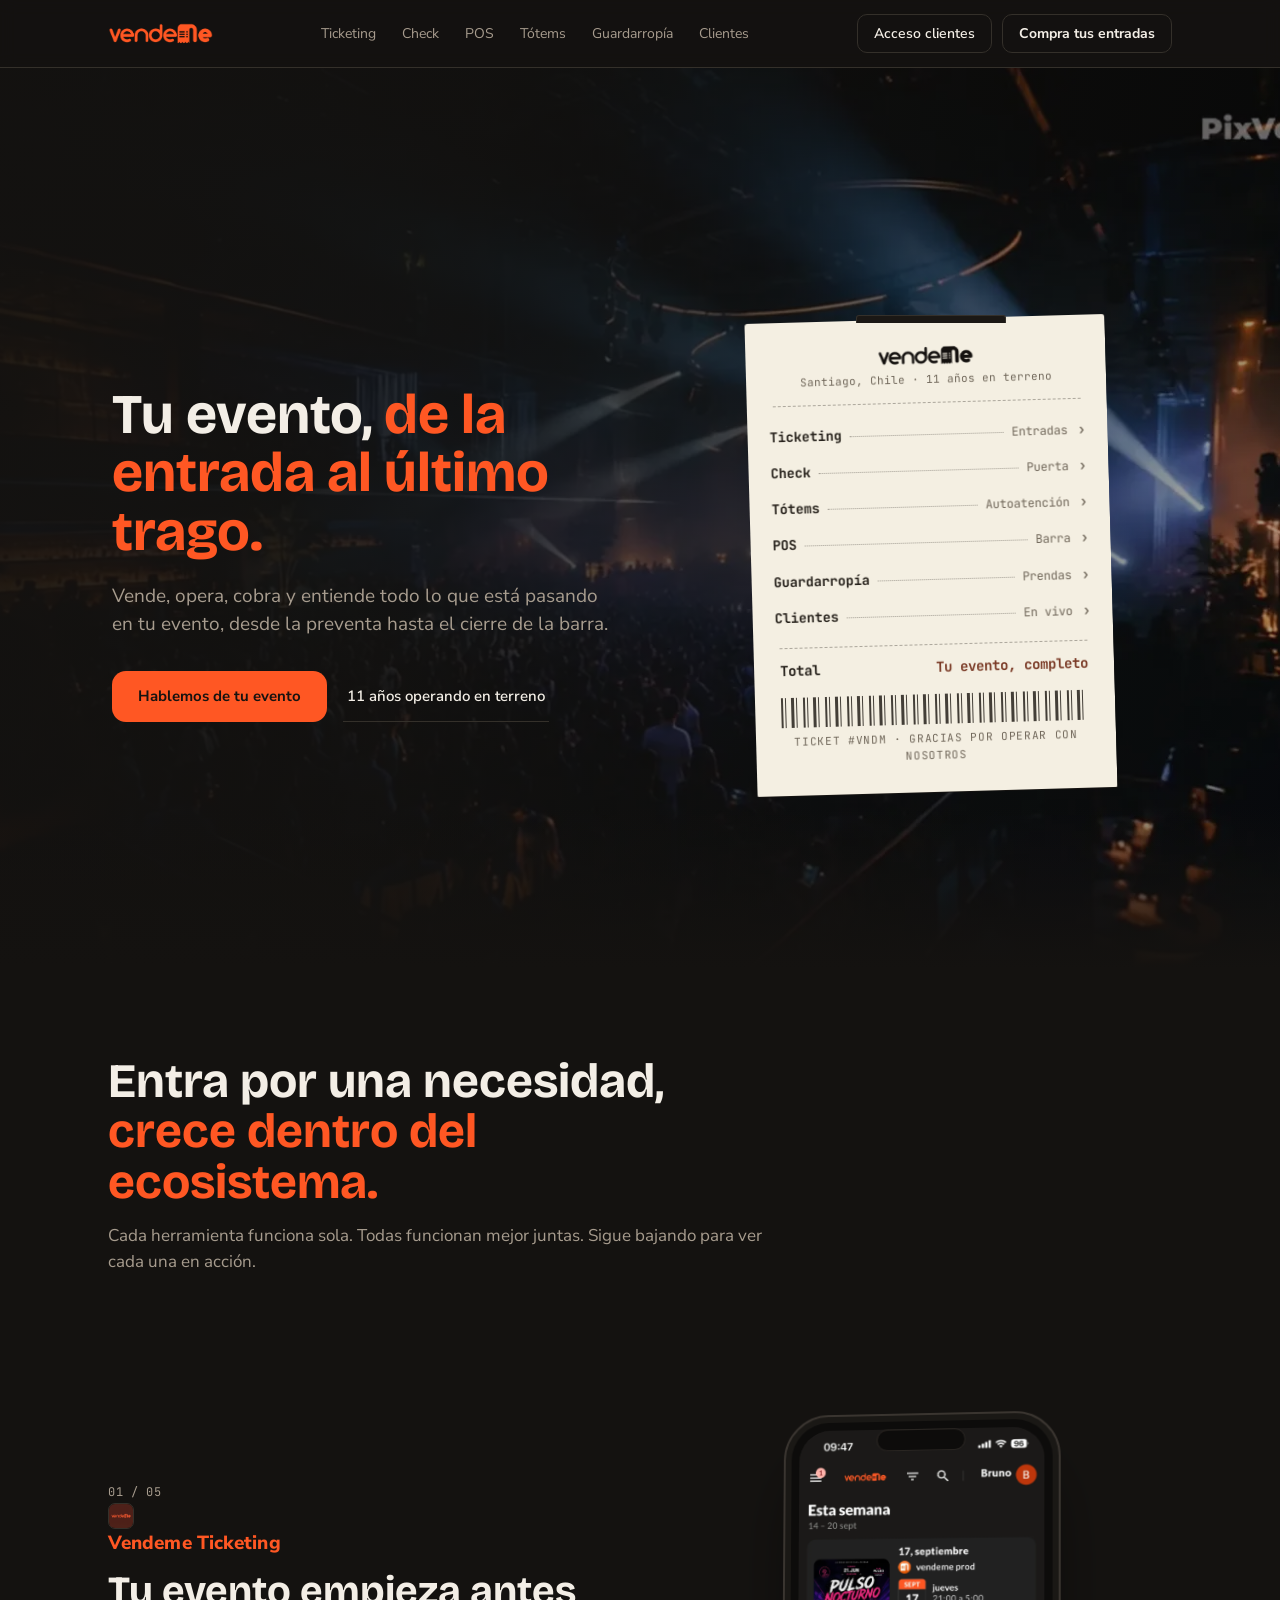
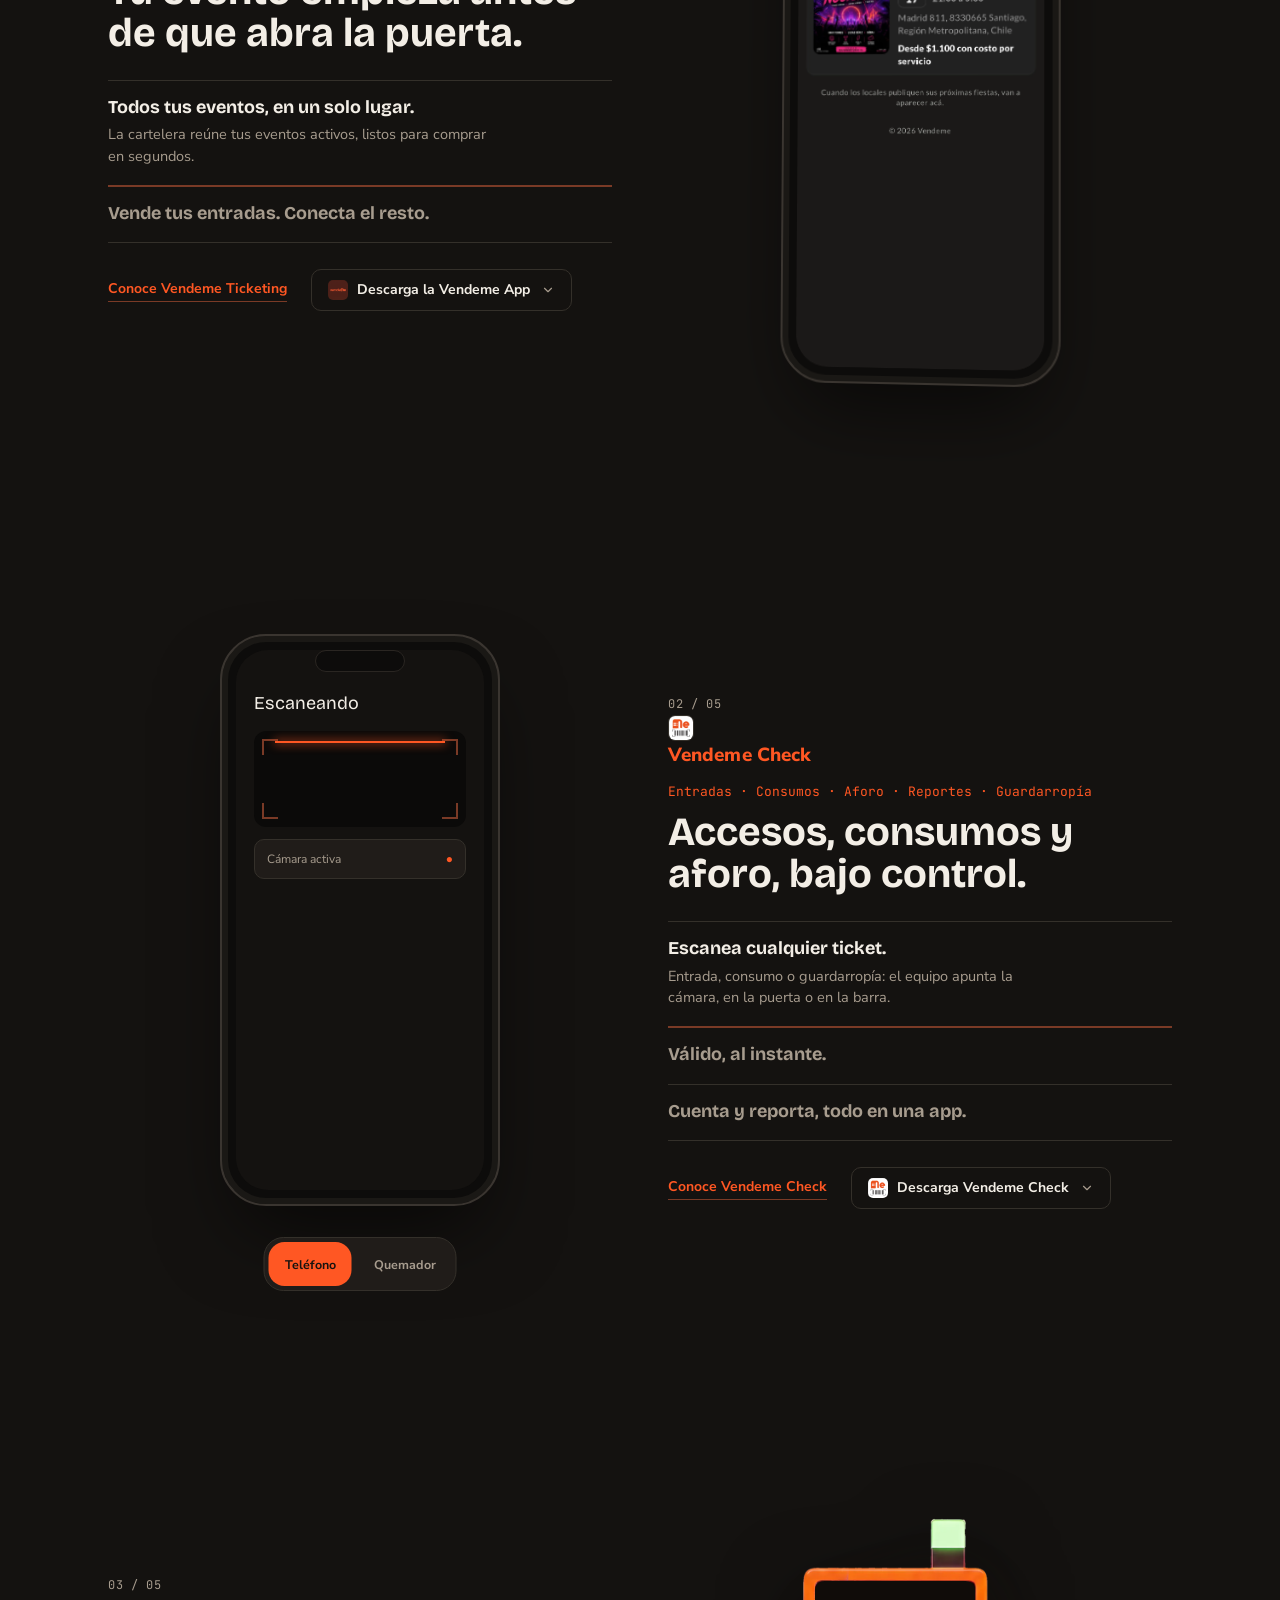
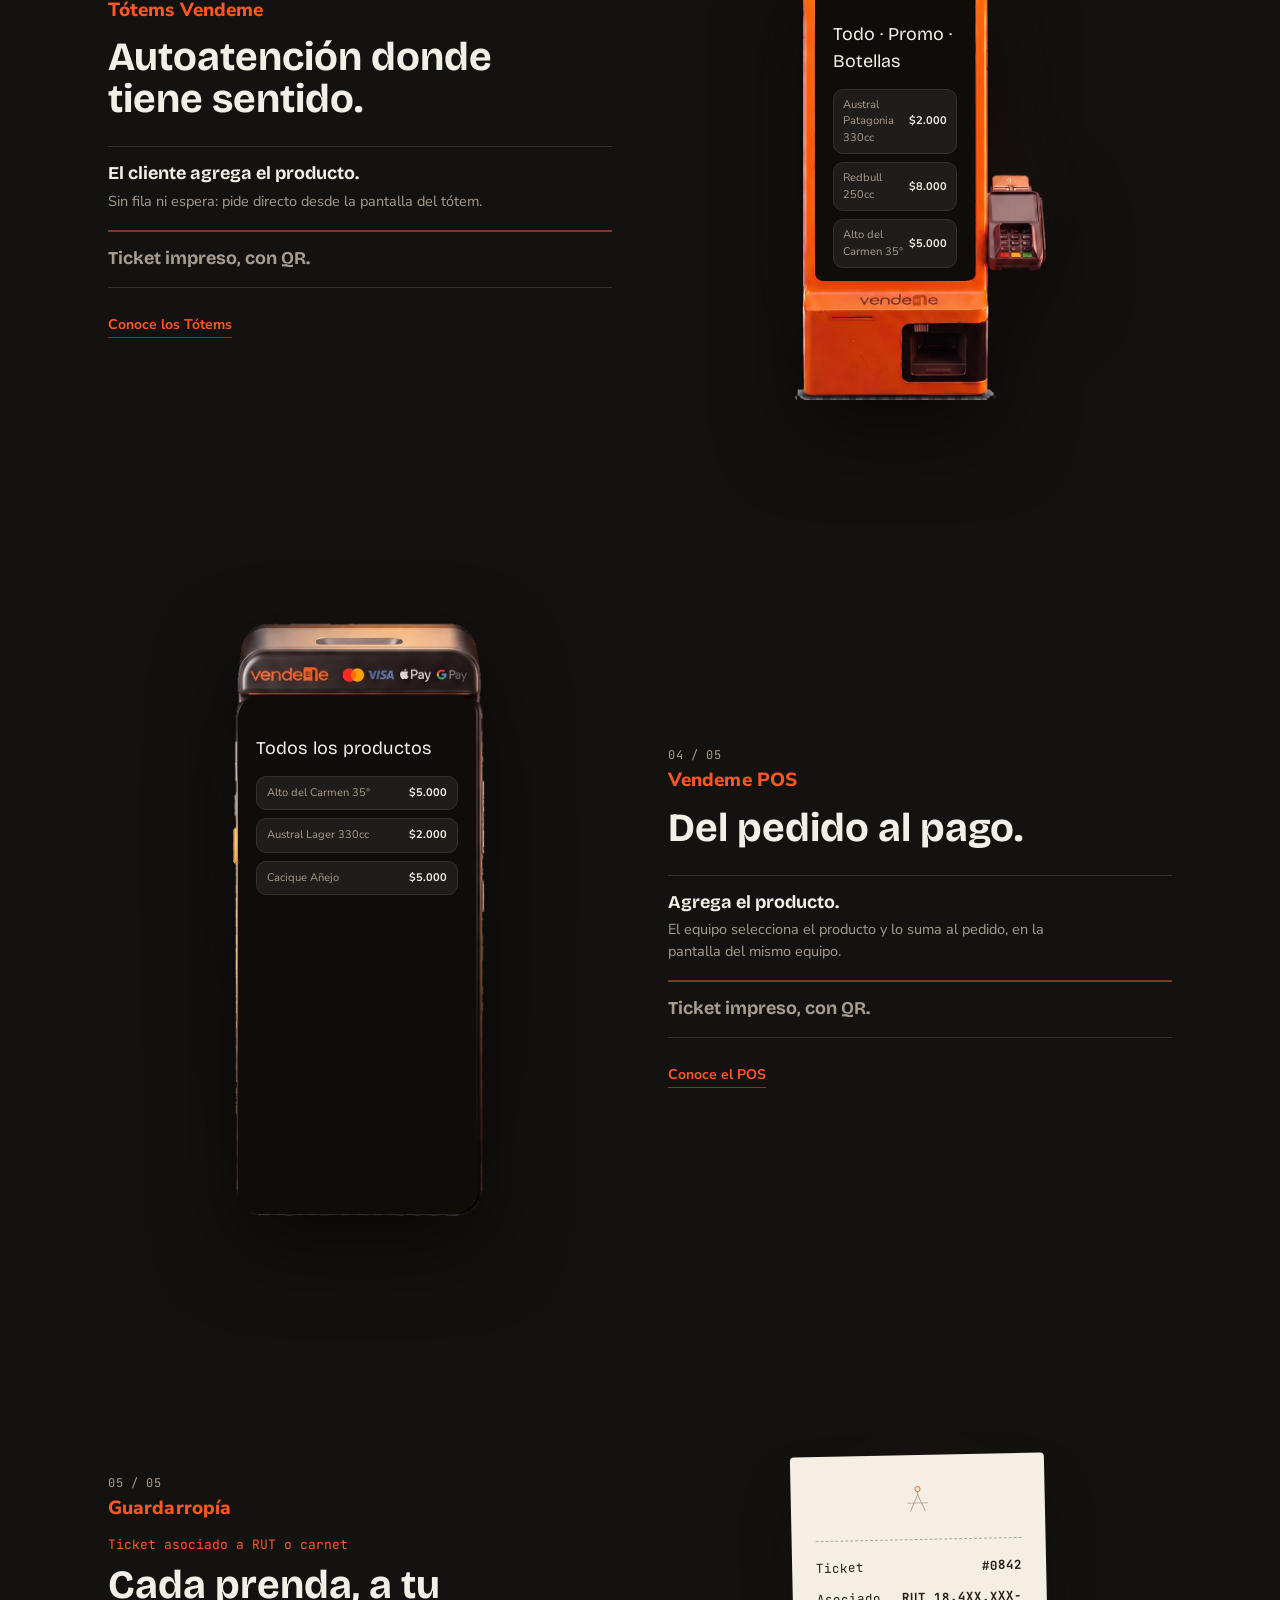
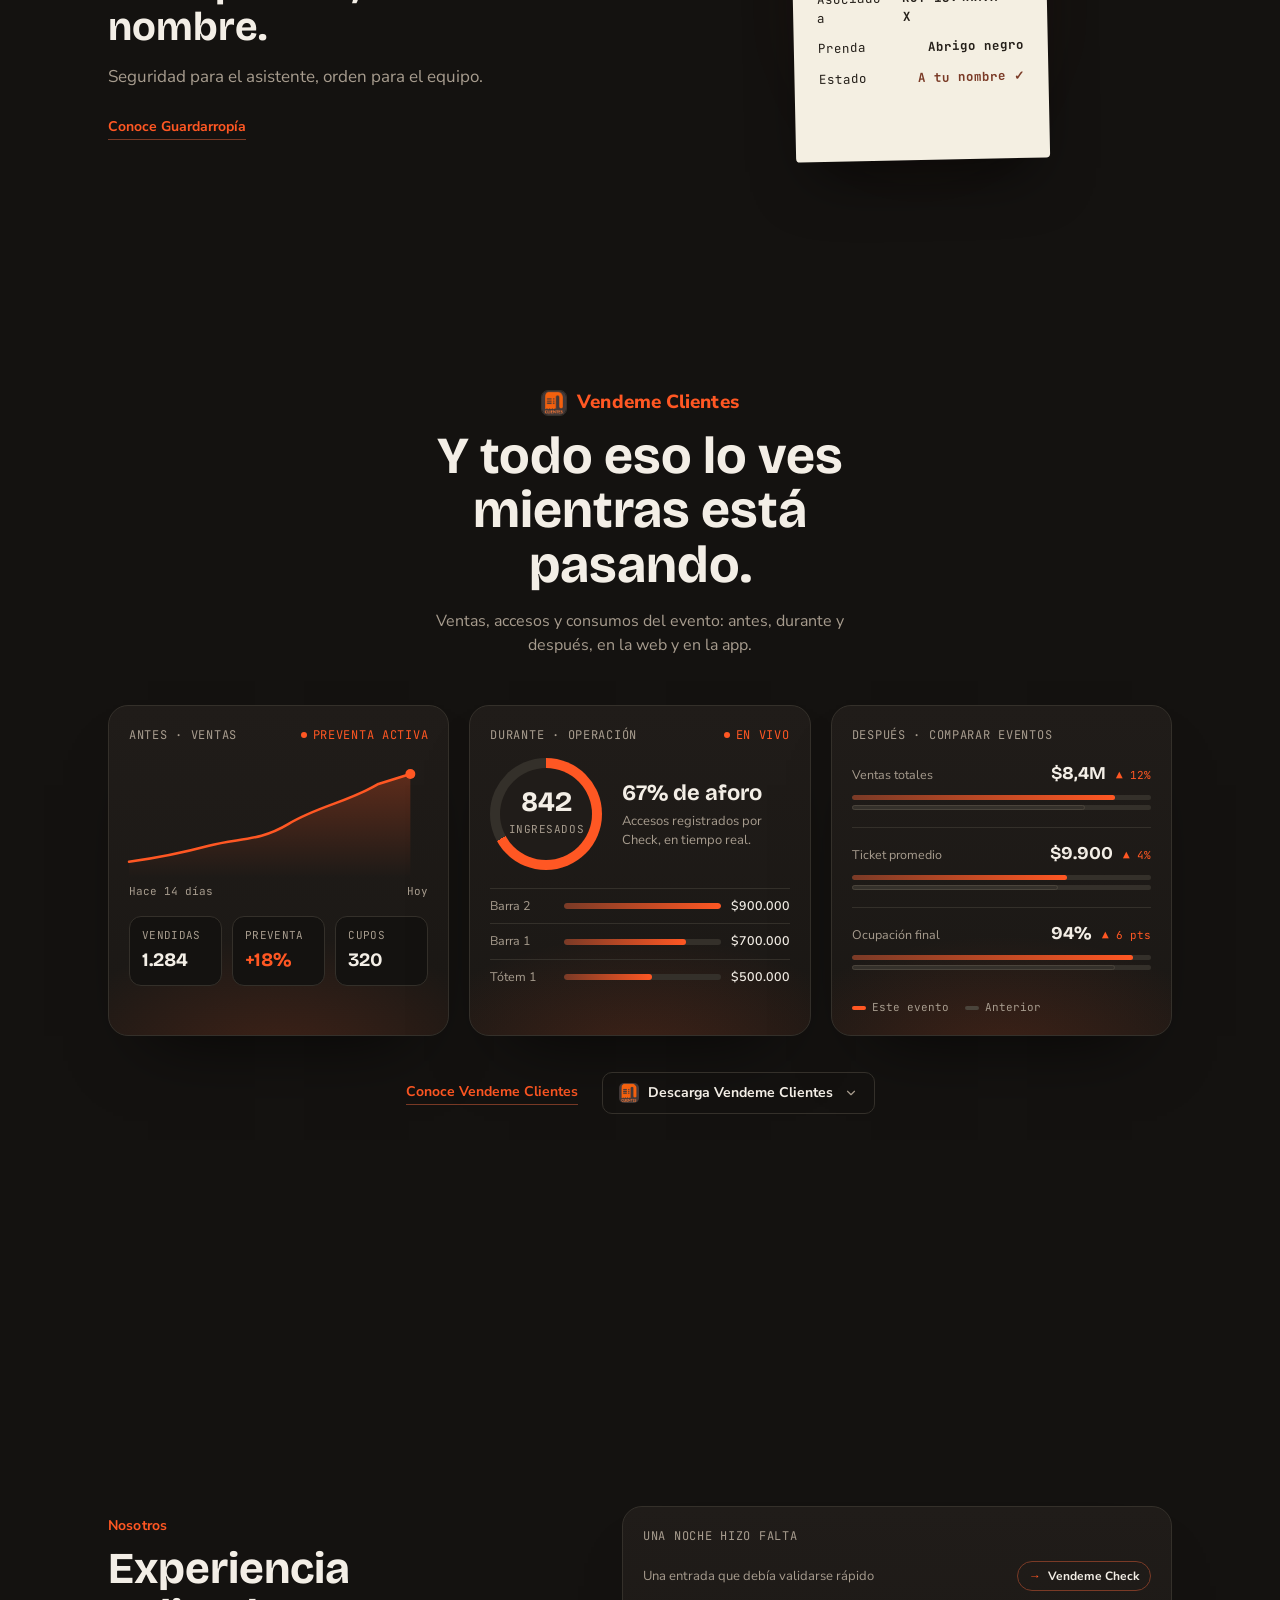
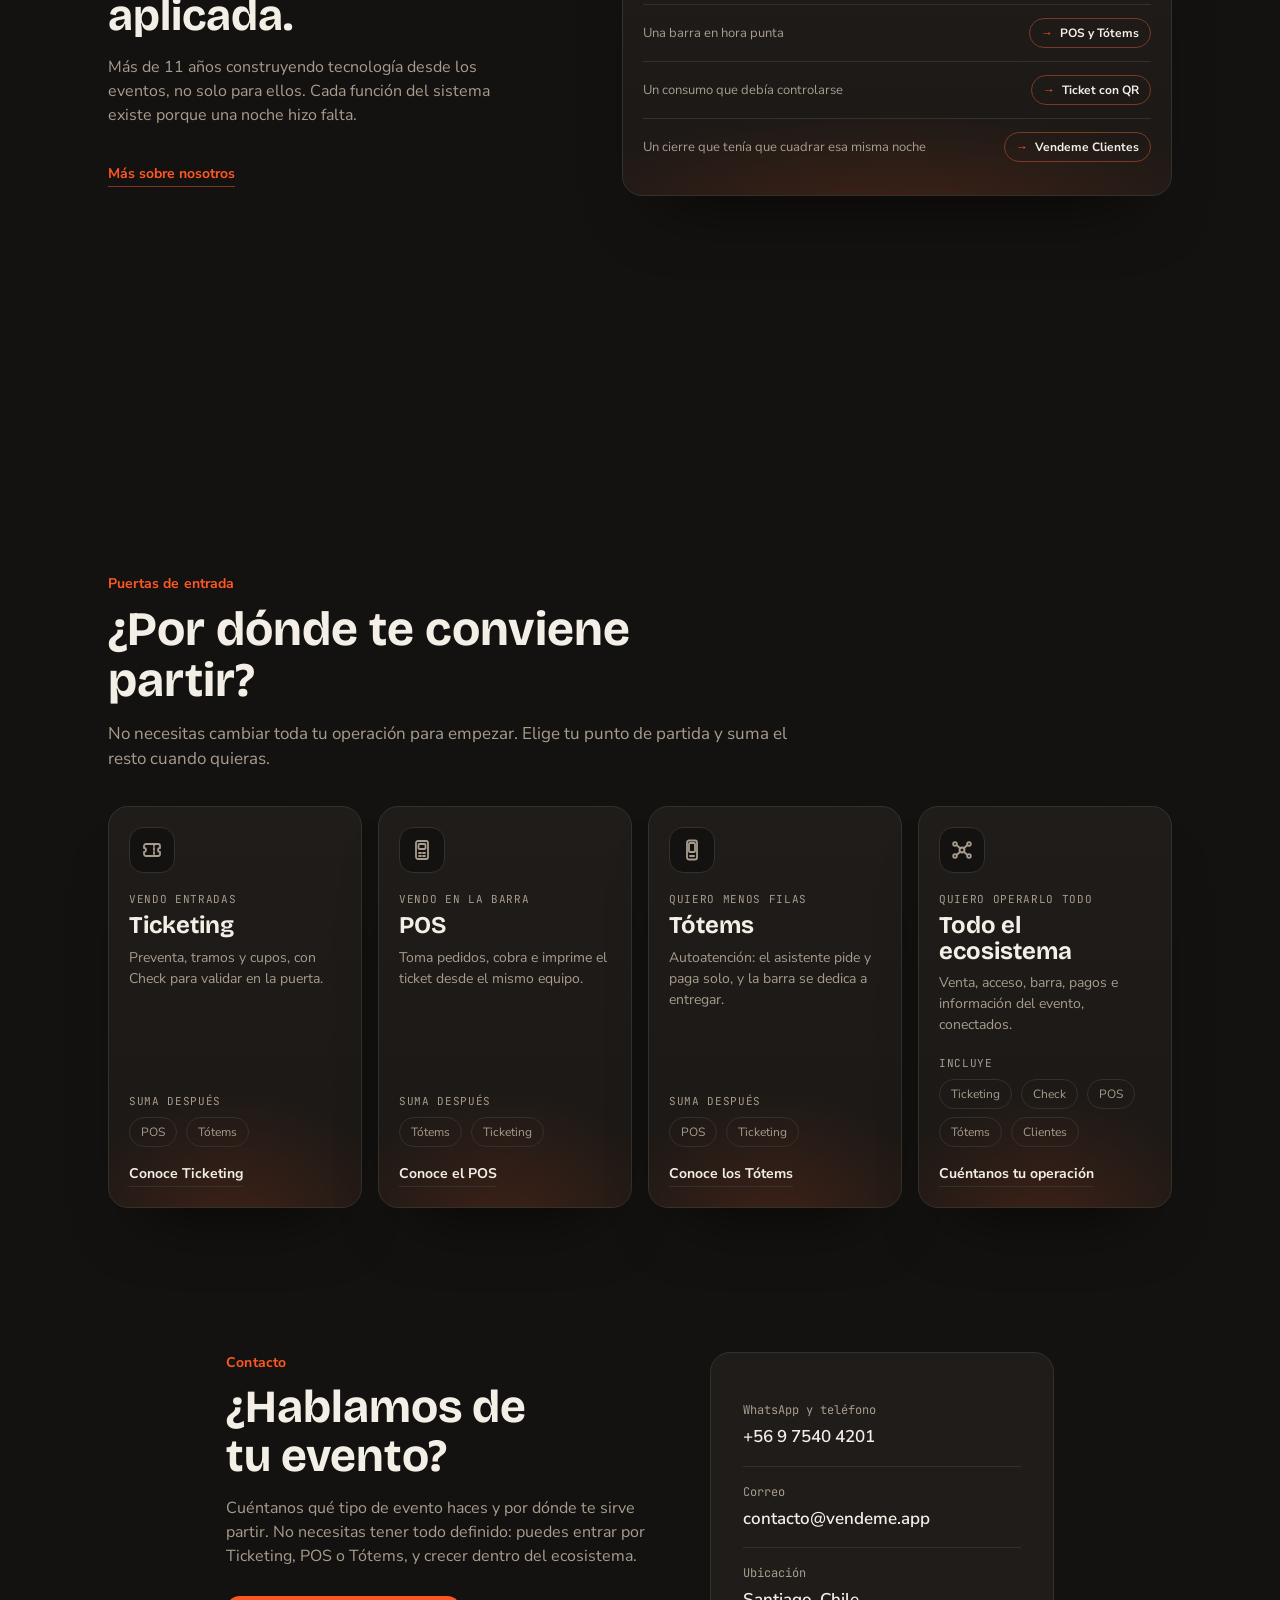
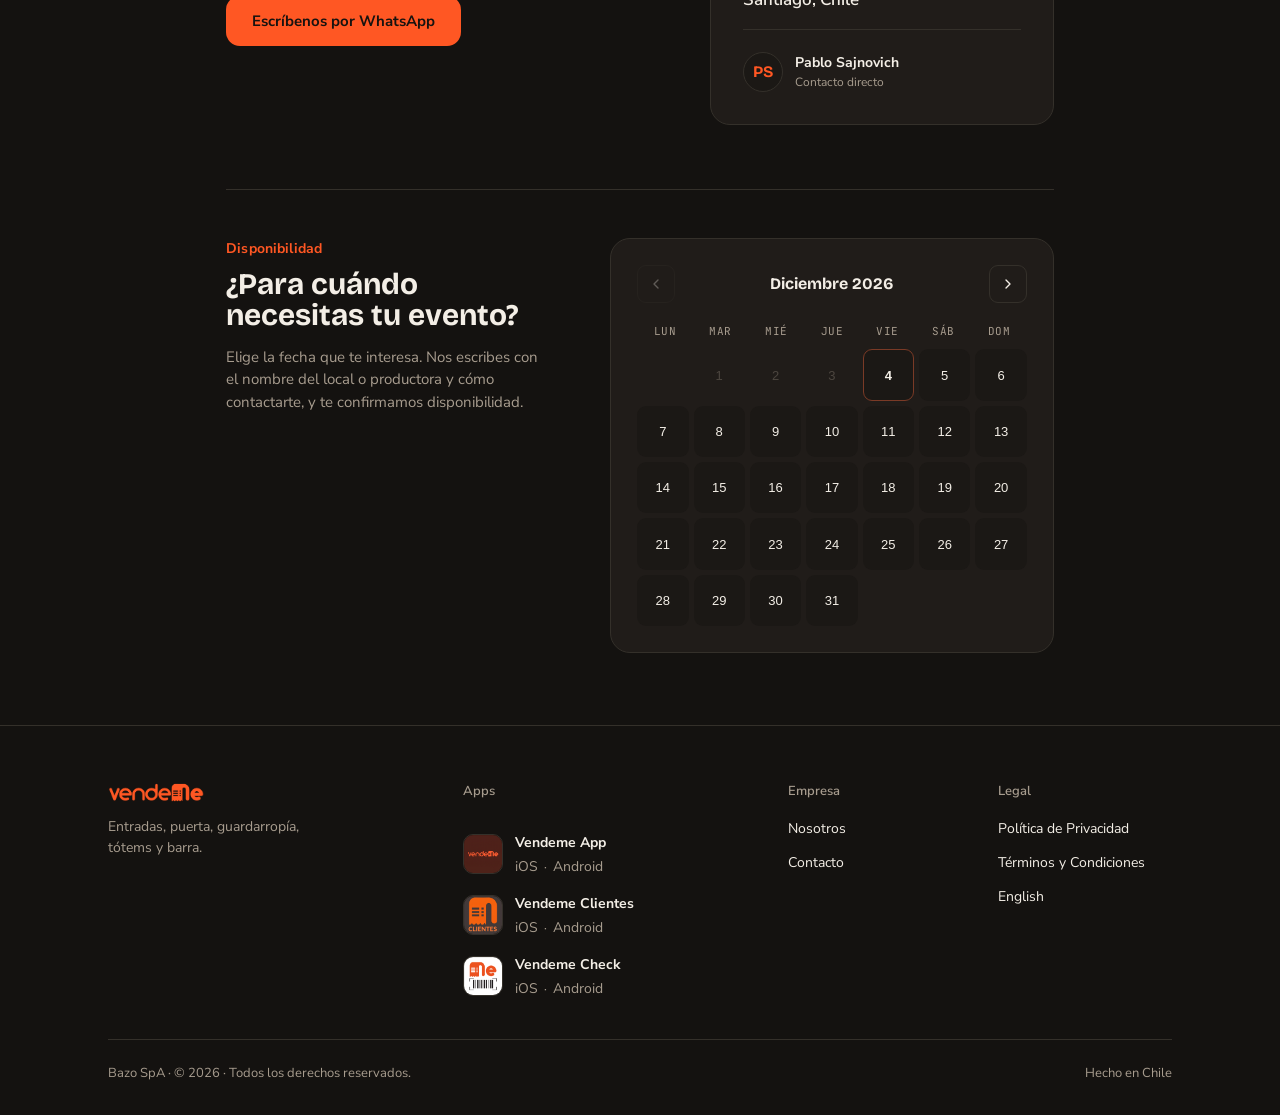
<file: index.html>
<!DOCTYPE html>
<html lang="es">
<head>
<meta charset="UTF-8">
<script>if('scrollRestoration' in history){history.scrollRestoration='manual';}</script>
<meta name="viewport" content="width=device-width, initial-scale=1.0">
<link rel="icon" type="image/png" href="assets/img/favicon-32.png">
<link rel="apple-touch-icon" href="assets/img/favicon-180.png">
<title>Vendeme — Tu evento, de la entrada al último trago</title>
<meta name="description" content="Ticketing, puerta, tótems, POS y guardarropía en un solo ecosistema. Tecnología para eventos, hecha en terreno en Chile.">
<link rel="preconnect" href="https://fonts.googleapis.com">
<link href="https://fonts.googleapis.com/css2?family=Bricolage+Grotesque:wght@400;500;600;700;800&family=Nunito+Sans:wght@400;500;600;700;800&family=JetBrains+Mono:wght@400;500;700&display=swap" rel="stylesheet">
<link rel="stylesheet" href="assets/css/style.css">
</head>
<body>

<header>
  <div class="wrap nav">
    <a class="logo" href="#top" aria-label="Vendeme — inicio"><img src="assets/img/logo.png" alt="Vendeme"></a>
    <ul class="nav-links">
      <li><a href="ticketing.html">Ticketing</a></li>
      <li><a href="check.html">Check</a></li>
      <li><a href="pos.html">POS</a></li>
      <li><a href="totems.html">Tótems</a></li>
      <li><a href="guardarropia.html">Guardarropía</a></li>
      <li><a href="clientes.html">Clientes</a></li>
    </ul>
    <div class="nav-buttons">
      <a class="nav-cta" href="https://clientes.vendeme.app" target="_blank" rel="noopener">Acceso clientes</a>
      <a class="nav-cta-primary" href="https://app.vendeme.app/" target="_blank" rel="noopener">Compra tus entradas</a>
      <button class="nav-toggle" aria-label="Abrir menú" aria-expanded="false">
        <svg class="i-open" viewBox="0 0 24 24" fill="none" xmlns="http://www.w3.org/2000/svg"><path d="M3 6h18M3 12h18M3 18h18" stroke="currentColor" stroke-width="2" stroke-linecap="round"/></svg>
        <svg class="i-close" viewBox="0 0 24 24" fill="none" xmlns="http://www.w3.org/2000/svg"><path d="M5 5l14 14M19 5L5 19" stroke="currentColor" stroke-width="2" stroke-linecap="round"/></svg>
      </button>
    </div>
  </div>
  <div class="nav-mobile">
    <div class="wrap">
      <ul>
        <li><a href="ticketing.html">Ticketing</a></li>
        <li><a href="check.html">Check</a></li>
        <li><a href="pos.html">POS</a></li>
        <li><a href="totems.html">Tótems</a></li>
        <li><a href="guardarropia.html">Guardarropía</a></li>
        <li><a href="clientes.html">Clientes</a></li>
      </ul>
      <div class="nav-mobile-actions">
        <a class="nav-cta" href="https://clientes.vendeme.app" target="_blank" rel="noopener">Acceso clientes</a>
        <a class="nav-cta-primary" href="https://app.vendeme.app/" target="_blank" rel="noopener">Compra tus entradas</a>
      </div>
    </div>
  </div>
</header>

<main id="top">

  <!-- HERO -->
  <section class="hero">
    <div class="hero-media">
      <video autoplay muted loop playsinline poster="assets/img/hero-poster.webp" preload="metadata">
        <source src="video-evento-nuevo.mp4" type="video/mp4">
      </video>
    </div>
    <div class="wrap hero-grid">
      <div class="hero-content">
        <h1>Tu evento, <span class="accent">de la entrada al último trago.</span></h1>
        <p class="hero-sub">Vende, opera, cobra y entiende todo lo que está pasando en tu evento, desde la preventa hasta el cierre de la barra.</p>
        <div class="hero-actions">
          <a class="btn-primary" href="https://wa.me/56975404201?text=Hola%20Vendeme%2C%20quiero%20saber%20m%C3%A1s%20de%20sus%20servicios">Hablemos de tu evento</a>
          <a class="btn-ghost" href="nosotros.html">11 años operando en terreno</a>
        </div>
      </div>
      <div class="hero-receipt">
        <div>
          <div class="receipt-slot"></div>
          <div class="receipt-tape">
            <div class="receipt-head">
              <img class="store-logo" src="assets/img/logo-black.png" alt="vende.me">
              <span class="meta">Santiago, Chile · 11 años en terreno</span>
            </div>
            <div class="receipt-rule"></div>
            <a class="receipt-row" href="ticketing.html"><span class="name">Ticketing</span><span class="fill"></span><span class="tag">Entradas</span></a>
            <a class="receipt-row" href="check.html"><span class="name">Check</span><span class="fill"></span><span class="tag">Puerta</span></a>
            <a class="receipt-row" href="totems.html"><span class="name">Tótems</span><span class="fill"></span><span class="tag">Autoatención</span></a>
            <a class="receipt-row" href="pos.html"><span class="name">POS</span><span class="fill"></span><span class="tag">Barra</span></a>
            <a class="receipt-row" href="guardarropia.html"><span class="name">Guardarropía</span><span class="fill"></span><span class="tag">Prendas</span></a>
            <a class="receipt-row" href="clientes.html"><span class="name">Clientes</span><span class="fill"></span><span class="tag">En vivo</span></a>
            <div class="receipt-rule"></div>
            <div class="receipt-total"><span>Total</span><span class="accent">Tu evento, completo</span></div>
            <div class="receipt-barcode" aria-hidden="true"></div>
            <div class="receipt-id">TICKET #VNDM · GRACIAS POR OPERAR CON NOSOTROS</div>
          </div>
        </div>
      </div>
    </div>
  </section>

  <!-- HERRAMIENTAS: cinco capítulos, uno por herramienta, revelados con scroll -->
  <section class="block" id="herramientas" style="min-height:auto; padding:88px 0 0;">
    <div class="wrap">
      <div class="tools-intro">
        <h2>Entra por una necesidad, <span class="accent">crece dentro del ecosistema.</span></h2>
        <p>Cada herramienta funciona sola. Todas funcionan mejor juntas. Sigue bajando para ver cada una en acción.</p>
      </div>
    </div>

    <nav class="chapter-rail" aria-label="Navegación Vendeme">
      <a href="#chapter-ticketing" data-chapter="ticketing"><span class="chapter-rail-dot"></span><span class="chapter-rail-label">Ticketing</span></a>
      <a href="#chapter-check" data-chapter="check"><span class="chapter-rail-dot"></span><span class="chapter-rail-label">Check</span></a>
      <a href="#chapter-totems" data-chapter="totems"><span class="chapter-rail-dot"></span><span class="chapter-rail-label">Tótems</span></a>
      <a href="#chapter-pos" data-chapter="pos"><span class="chapter-rail-dot"></span><span class="chapter-rail-label">POS</span></a>
      <a href="#chapter-guardarropia" data-chapter="guardarropia"><span class="chapter-rail-dot"></span><span class="chapter-rail-label">Guardarropía</span></a>
      <span class="chapter-rail-divider" aria-hidden="true"></span>
      <a href="nosotros.html"><span class="chapter-rail-dot"></span><span class="chapter-rail-label">Nosotros</span></a>
      <a href="contacto.html"><span class="chapter-rail-dot"></span><span class="chapter-rail-label">Contacto</span></a>
    </nav>

    <div class="chapters">

      <!-- 01 · Ticketing -->
      <section class="tool-chapter" id="chapter-ticketing" data-chapter="ticketing">
        <div class="wrap">
          <div class="tool-grid">
            <div class="tool-copy">
              <div class="chapter-index">01 / 05</div>
              <div class="pin-kicker kicker-app"><img class="kicker-icon" src="assets/img/app-icon-app.png" alt="" width="26" height="26" loading="lazy">Vendeme Ticketing</div>
              <h3 class="tool-title">Tu evento empieza antes de que abra la puerta.</h3>
              <ol class="tool-beats">
                <li><button class="tool-beat active" type="button">
                  <span class="beat-title">Todos tus eventos, en un solo lugar.</span>
                  <span class="beat-text">La cartelera reúne tus eventos activos, listos para comprar en segundos.</span>
                  <i class="beat-bar" aria-hidden="true"></i>
                </button></li>
                <li><button class="tool-beat" type="button">
                  <span class="beat-title">Vende tus entradas. Conecta el resto.</span>
                  <span class="beat-text">Preventa, cupos y beneficios, listos antes de que abra la puerta.</span>
                  <i class="beat-bar" aria-hidden="true"></i>
                </button></li>
              </ol>
              <div class="tool-actions">
                <a class="link" href="ticketing.html">Conoce Vendeme Ticketing</a>
                <div class="dl">
                  <button class="btn-dl" type="button" aria-haspopup="true" aria-expanded="false">
                    <img class="btn-dl-icon" src="assets/img/app-icon-app.png" alt="" width="20" height="20" loading="lazy">
                    Descarga la Vendeme App
                    <svg class="chev" viewBox="0 0 24 24" fill="none" stroke="currentColor" stroke-width="2" stroke-linecap="round" stroke-linejoin="round" aria-hidden="true"><path d="M6 9l6 6 6-6"/></svg>
                  </button>
                  <div class="dl-menu" role="menu">
                    <a role="menuitem" href="https://apps.apple.com/cl/app/vendeme/id995637028" target="_blank" rel="noopener">App Store <small>iPhone</small></a>
                    <a role="menuitem" href="https://play.google.com/store/apps/details?id=cl.bazo.vendemeapp&amp;hl=es_419" target="_blank" rel="noopener">Google Play <small>Android</small></a>
                  </div>
                </div>
              </div>
            </div>
            <div class="tool-stage is-phone">
              <div class="ticket-phone device-frame" style="--tilt:-6deg;">
                <div class="notch"></div>
                <div class="device-screen">
                  <div class="screen-panel active" data-stage="0"><img src="assets/img/ticketing-cartelera-celular.webp" alt="Cartelera de eventos en la app Vendeme"></div>
                  <div class="screen-panel" data-stage="1"><img src="assets/img/ticketing-entrada-celular.webp" alt="Entrada con código QR en la app Vendeme"></div>
                </div>
              </div>
            </div>
          </div>
        </div>
      </section>

      <!-- 02 · Check -->
      <section class="tool-chapter" id="chapter-check" data-chapter="check">
        <div class="wrap">
          <div class="tool-grid reverse">
            <div class="tool-copy">
              <div class="chapter-index">02 / 05</div>
              <div class="pin-kicker kicker-app"><img class="kicker-icon" src="assets/img/app-icon-check.png" alt="" width="26" height="26" loading="lazy">Vendeme Check</div>
              <span class="spec">Entradas · Consumos · Aforo · Reportes · Guardarropía</span>
              <h3 class="tool-title">Accesos, consumos y aforo, bajo control.</h3>
              <ol class="tool-beats">
                <li><button class="tool-beat active" type="button">
                  <span class="beat-title">Escanea cualquier ticket.</span>
                  <span class="beat-text">Entrada, consumo o guardarropía: el equipo apunta la cámara, en la puerta o en la barra.</span>
                  <i class="beat-bar" aria-hidden="true"></i>
                </button></li>
                <li><button class="tool-beat" type="button">
                  <span class="beat-title">Válido, al instante.</span>
                  <span class="beat-text">Verde, y el asistente pasa. Sin ambigüedad, sin fila.</span>
                  <i class="beat-bar" aria-hidden="true"></i>
                </button></li>
                <li><button class="tool-beat" type="button">
                  <span class="beat-title">Cuenta y reporta, todo en una app.</span>
                  <span class="beat-text">Aforo manual sincronizado en vivo, y reportes de terreno con foto y contexto.</span>
                  <i class="beat-bar" aria-hidden="true"></i>
                </button></li>
              </ol>
              <div class="tool-actions">
                <a class="link" href="check.html">Conoce Vendeme Check</a>
                <div class="dl">
                  <button class="btn-dl" type="button" aria-haspopup="true" aria-expanded="false">
                    <img class="btn-dl-icon" src="assets/img/app-icon-check.png" alt="" width="20" height="20" loading="lazy">
                    Descarga Vendeme Check
                    <svg class="chev" viewBox="0 0 24 24" fill="none" stroke="currentColor" stroke-width="2" stroke-linecap="round" stroke-linejoin="round" aria-hidden="true"><path d="M6 9l6 6 6-6"/></svg>
                  </button>
                  <div class="dl-menu" role="menu">
                    <a role="menuitem" href="https://apps.apple.com/cl/app/vendeme-check/id1490351162" target="_blank" rel="noopener">App Store <small>iPhone</small></a>
                    <a role="menuitem" href="https://play.google.com/store/apps/details?id=cl.bazo.vendemecheck&amp;hl=es_CL" target="_blank" rel="noopener">Google Play <small>Android</small></a>
                  </div>
                </div>
              </div>
            </div>
            <div class="tool-stage is-phone check-visual">
              <div class="check-visual-mode active" data-mode="phone">
                <div class="device-frame" style="--tilt:-6deg;">
                  <div class="notch"></div>
                  <div class="device-screen">
                    <div class="screen-panel active" data-stage="0">
                      <p class="mock-title">Escaneando</p>
                      <div class="scan-viewfinder">
                        <span class="corner tl"></span><span class="corner tr"></span>
                        <span class="corner bl"></span><span class="corner br"></span>
                        <span class="scan-line"></span>
                      </div>
                      <div class="device-row"><span>Cámara activa</span><span class="up">●</span></div>
                    </div>
                    <div class="screen-panel" data-stage="1">
                      <div class="check-result valid">
                        <span class="badge"><svg viewBox="0 0 24 24" fill="none"><path d="M4 12l5 5L20 6" stroke="currentColor" stroke-width="2.5" stroke-linecap="round" stroke-linejoin="round"/></svg></span>
                        <p class="mock-title">Entrada válida</p>
                        <span class="sub">Ticket #VD-38291 · General</span>
                      </div>
                    </div>
                    <div class="screen-panel" data-stage="2">
                      <p class="mock-title">Aforo manual</p>
                      <div class="tally-counter">
                        <span class="tally-btn" aria-hidden="true">−</span>
                        <div class="tally-value"><strong class="count-up">842</strong><span>ingresados</span></div>
                        <span class="tally-btn" aria-hidden="true">+</span>
                      </div>
                      <div class="device-row"><span>Sincronizado con</span><strong>Vendeme Clientes</strong></div>
                    </div>
                  </div>
                </div>
              </div>
              <div class="check-visual-mode" data-mode="quemador">
                <div class="device3d fixed-width" style="width:240px; height:auto;">
                  <div class="ambient" style="background-image:url('assets/img/check-r017-amb.webp')" aria-hidden="true"></div>
                  <img src="assets/img/check-r017.webp" width="600" height="742" alt="Quemador Vendeme Check, lector dedicado R-017" data-fallback>
                  <div class="photo-fallback">
                    <svg viewBox="0 0 120 120" fill="none" xmlns="http://www.w3.org/2000/svg">
                      <path d="M20 100V40a10 10 0 0 1 10-10h60a10 10 0 0 1 10 10v60" stroke="#a79c8e" stroke-width="2.5"/>
                      <rect x="42" y="26" width="36" height="52" rx="4" stroke="#ff5723" stroke-width="2.5"/>
                      <path d="M50 52l8 8 14-16" stroke="#ff5723" stroke-width="3" stroke-linecap="round" stroke-linejoin="round"/>
                      <line x1="20" y1="100" x2="100" y2="100" stroke="#a79c8e" stroke-width="2.5"/>
                    </svg>
                  </div>
                </div>
              </div>
              <div class="check-visual-toggle">
                <button class="cv-btn active" data-mode="phone" type="button">Teléfono</button>
                <button class="cv-btn" data-mode="quemador" type="button">Quemador</button>
              </div>
            </div>
          </div>
        </div>
      </section>

      <!-- 03 · Tótems -->
      <section class="tool-chapter" id="chapter-totems" data-chapter="totems">
        <div class="wrap">
          <div class="tool-grid">
            <div class="tool-copy">
              <div class="chapter-index">03 / 05</div>
              <div class="pin-kicker">Tótems Vendeme</div>
              <h3 class="tool-title">Autoatención donde tiene sentido.</h3>
              <ol class="tool-beats">
                <li><button class="tool-beat active" type="button">
                  <span class="beat-title">El cliente agrega el producto.</span>
                  <span class="beat-text">Sin fila ni espera: pide directo desde la pantalla del tótem.</span>
                  <i class="beat-bar" aria-hidden="true"></i>
                </button></li>
                <li><button class="tool-beat" type="button">
                  <span class="beat-title">Ticket impreso, con QR.</span>
                  <span class="beat-text">Listo para retirar en barra, al instante.</span>
                  <i class="beat-bar" aria-hidden="true"></i>
                </button></li>
              </ol>
              <a class="link" href="totems.html">Conoce los Tótems</a>
            </div>
            <div class="tool-stage is-photo">
              <div class="device3d tall" id="home-totems-device">
                <div class="ambient" style="background-image:url('assets/img/totem-tall-amb.webp')" aria-hidden="true"></div>
                <img src="assets/img/totem-tall.webp" width="600" height="1122" alt="Tótem de autoatención Vendeme" data-fallback>
                <div class="photo-fallback"><img data-src="assets/img/totem-app-mockup.png" alt="Tótem Vendeme con el catálogo en pantalla" style="max-width:70%; height:auto; filter:drop-shadow(0 25px 35px rgba(0,0,0,0.5));"></div>
                <div class="totem-screen-frame">
                  <div class="device-screen">
                    <div class="screen-panel active" data-stage="0">
                      <p class="mock-title">Todo · Promo · Botellas</p>
                      <div class="device-row"><span>Austral Patagonia 330cc</span><strong>$2.000</strong></div>
                      <div class="device-row"><span>Redbull 250cc</span><strong>$8.000</strong></div>
                      <div class="device-row"><span>Alto del Carmen 35°</span><strong>$5.000</strong></div>
                    </div>
                    <div class="screen-panel center" data-stage="1">
                      <p class="mock-title">Ticket #5107</p>
                      <div class="qr-grid">
<div class="c on"></div><div class="c on"></div><div class="c on"></div><div class="c on"></div><div class="c on"></div><div class="c "></div><div class="c on"></div>
<div class="c on"></div><div class="c "></div><div class="c "></div><div class="c "></div><div class="c on"></div><div class="c "></div><div class="c on"></div>
<div class="c on"></div><div class="c "></div><div class="c on"></div><div class="c "></div><div class="c on"></div><div class="c "></div><div class="c on"></div>
<div class="c on"></div><div class="c "></div><div class="c "></div><div class="c "></div><div class="c on"></div><div class="c "></div><div class="c "></div>
<div class="c on"></div><div class="c on"></div><div class="c on"></div><div class="c on"></div><div class="c on"></div><div class="c "></div><div class="c on"></div>
<div class="c "></div><div class="c "></div><div class="c "></div><div class="c "></div><div class="c "></div><div class="c "></div><div class="c on"></div>
<div class="c on"></div><div class="c "></div><div class="c on"></div><div class="c on"></div><div class="c "></div><div class="c on"></div><div class="c "></div>
                        <div class="qr-logo"><img src="assets/img/ticket-mark-black.png" alt=""></div>
                      </div>
                      <p style="color:var(--muted); font-size:12px; margin-top:10px;">Retirar en barra</p>
                    </div>
                  </div>
                </div>
              </div>
            </div>
          </div>
        </div>
      </section>

      <!-- 04 · POS -->
      <section class="tool-chapter" id="chapter-pos" data-chapter="pos">
        <div class="wrap">
          <div class="tool-grid reverse">
            <div class="tool-copy">
              <div class="chapter-index">04 / 05</div>
              <div class="pin-kicker">Vendeme POS</div>
              <h3 class="tool-title">Del pedido al pago.</h3>
              <ol class="tool-beats">
                <li><button class="tool-beat active" type="button">
                  <span class="beat-title">Agrega el producto.</span>
                  <span class="beat-text">El equipo selecciona el producto y lo suma al pedido, en la pantalla del mismo equipo.</span>
                  <i class="beat-bar" aria-hidden="true"></i>
                </button></li>
                <li><button class="tool-beat" type="button">
                  <span class="beat-title">Ticket impreso, con QR.</span>
                  <span class="beat-text">La venta queda registrada al instante en Vendeme Clientes.</span>
                  <i class="beat-bar" aria-hidden="true"></i>
                </button></li>
              </ol>
              <a class="link" href="pos.html">Conoce el POS</a>
            </div>
            <div class="tool-stage is-photo">
              <div class="device3d" id="home-pos-device">
                <div class="ambient" style="background-image:url('assets/img/pos-cutout-amb.webp')" aria-hidden="true"></div>
                <img src="assets/img/pos-cutout.webp" width="600" height="1298" alt="Terminal POS Vendeme" data-fallback>
                <div class="photo-fallback"><img data-src="assets/img/pos-app-screenshot.png" alt="Vendeme POS corriendo en un Sunmi P3" style="max-width:80%; height:auto; filter:drop-shadow(0 25px 35px rgba(0,0,0,0.5));"></div>
                <div class="pos-screen-frame">
                  <div class="device-screen">
                    <div class="screen-panel active" data-stage="0">
                      <p class="mock-title">Todos los productos</p>
                      <div class="device-row"><span>Alto del Carmen 35°</span><strong>$5.000</strong></div>
                      <div class="device-row"><span>Austral Lager 330cc</span><strong>$2.000</strong></div>
                      <div class="device-row"><span>Cacique Añejo</span><strong>$5.000</strong></div>
                    </div>
                    <div class="screen-panel center" data-stage="1">
                      <p class="mock-title">Ticket #4821</p>
                      <div class="qr-grid">
<div class="c on"></div><div class="c on"></div><div class="c on"></div><div class="c on"></div><div class="c on"></div><div class="c "></div><div class="c on"></div>
<div class="c on"></div><div class="c "></div><div class="c "></div><div class="c "></div><div class="c on"></div><div class="c "></div><div class="c on"></div>
<div class="c on"></div><div class="c "></div><div class="c on"></div><div class="c "></div><div class="c on"></div><div class="c "></div><div class="c on"></div>
<div class="c on"></div><div class="c "></div><div class="c "></div><div class="c "></div><div class="c on"></div><div class="c "></div><div class="c "></div>
<div class="c on"></div><div class="c on"></div><div class="c on"></div><div class="c on"></div><div class="c on"></div><div class="c "></div><div class="c on"></div>
<div class="c "></div><div class="c "></div><div class="c "></div><div class="c "></div><div class="c "></div><div class="c "></div><div class="c on"></div>
<div class="c on"></div><div class="c "></div><div class="c on"></div><div class="c on"></div><div class="c "></div><div class="c on"></div><div class="c "></div>
                        <div class="qr-logo"><img src="assets/img/ticket-mark-black.png" alt=""></div>
                      </div>
                    </div>
                  </div>
                </div>
              </div>
            </div>
          </div>
        </div>
      </section>

      <!-- 05 · Guardarropía -->
      <section class="tool-chapter" id="chapter-guardarropia" data-chapter="guardarropia">
        <div class="wrap">
          <div class="tool-grid">
            <div class="tool-copy">
              <div class="chapter-index">05 / 05</div>
              <div class="pin-kicker">Guardarropía</div>
              <span class="spec">Ticket asociado a RUT o carnet</span>
              <h3 class="tool-title">Cada prenda, a tu nombre.</h3>
              <p class="tool-lead">Seguridad para el asistente, orden para el equipo.</p>
              <a class="link" href="guardarropia.html">Conoce Guardarropía</a>
            </div>
            <div class="tool-stage is-ticket">
              <div class="vc-ticket-stage">
                <div class="claim-ticket scanning">
                  <div class="claim-ticket-top">
                    <svg viewBox="0 0 120 120" fill="none" xmlns="http://www.w3.org/2000/svg">
                      <circle cx="60" cy="22" r="7" stroke="#ff5723" stroke-width="2.5"/>
                      <path d="M60 29v8M40 82l20-45 20 45" stroke="#a79c8e" stroke-width="2.5" stroke-linecap="round" stroke-linejoin="round"/>
                      <path d="M32 60h56" stroke="#a79c8e" stroke-width="2"/>
                    </svg>
                  </div>
                  <div class="claim-ticket-rule"></div>
                  <div class="claim-ticket-row"><span>Ticket</span><strong>#0842</strong></div>
                  <div class="claim-ticket-row"><span>Asociado a</span><strong>RUT 18.4XX.XXX-X</strong></div>
                  <div class="claim-ticket-row"><span>Prenda</span><strong>Abrigo negro</strong></div>
                  <div class="claim-ticket-row"><span>Estado</span><strong class="up">A tu nombre ✓</strong></div>
                  <div class="claim-scan"></div>
                  <div class="claim-stamp">ENTREGADO</div>
                </div>
              </div>
            </div>
          </div>
        </div>
      </section>

    </div>
  </section>

  <!-- CLIENTES PANEL -->
  <section class="block panel" id="clientes">
    <div class="wrap">
      <div class="kicker kicker-app" style="justify-content:center;"><img class="kicker-icon" src="assets/img/app-icon-clientes.png" alt="" width="26" height="26" loading="lazy">Vendeme Clientes</div>
      <h2>Y todo eso lo ves mientras está pasando.</h2>
      <p style="color:var(--muted); max-width:44ch; margin:16px auto 0; font-size:16px;">
        Ventas, accesos y consumos del evento: antes, durante y después, en la web y en la app.
      </p>
      <div class="card-row" role="region" aria-label="Antes, durante y después del evento" tabindex="0">
        <div class="vc">
          <div class="vc-label"><span>Antes · Ventas</span><span class="vc-live">Preventa activa</span></div>
          <svg class="vc-chart" viewBox="0 0 300 120" aria-hidden="true">
            <defs><linearGradient id="vcArea" x1="0" y1="0" x2="0" y2="1"><stop offset="0" stop-color="#ff5723" stop-opacity=".28"/><stop offset="1" stop-color="#ff5723" stop-opacity="0"/></linearGradient></defs>
            <path class="vc-area" d="M0 104 C30 100 50 96 80 88 C110 80 130 84 160 66 C190 48 220 44 250 26 L282 16 L282 120 L0 120Z" fill="url(#vcArea)"/>
            <path class="vc-line" pathLength="1" d="M0 104 C30 100 50 96 80 88 C110 80 130 84 160 66 C190 48 220 44 250 26 L282 16"/>
            <circle class="vc-now" cx="282" cy="16" r="5"/>
          </svg>
          <div class="vc-axis"><span>Hace 14 días</span><span>Hoy</span></div>
          <div class="vc-stats">
            <div class="vc-stat"><b>Vendidas</b><strong>1.284</strong></div>
            <div class="vc-stat"><b>Preventa</b><strong class="up">+18%</strong></div>
            <div class="vc-stat"><b>Cupos</b><strong>320</strong></div>
          </div>
        </div>
        <div class="vc">
          <div class="vc-label"><span>Durante · Operación</span><span class="vc-live">En vivo</span></div>
          <div class="vc-live-row">
            <div class="vc-ring"><div><strong data-tally>842</strong><span>ingresados</span></div></div>
            <div class="vc-live-side"><strong>67% de aforo</strong>Accesos registrados por Check, en tiempo real.</div>
          </div>
          <div class="vc-hbar"><span>Barra 2</span><div class="vc-bar grow"><i style="--w:100%"></i></div><strong>$900.000</strong></div>
          <div class="vc-hbar"><span>Barra 1</span><div class="vc-bar grow"><i style="--w:78%"></i></div><strong>$700.000</strong></div>
          <div class="vc-hbar"><span>Tótem 1</span><div class="vc-bar grow"><i style="--w:56%"></i></div><strong>$500.000</strong></div>
        </div>
        <div class="vc">
          <div class="vc-label"><span>Después · Comparar eventos</span></div>
          <div class="vc-cmp">
            <div class="vc-cmp-top"><span>Ventas totales</span><strong>$8,4M</strong><em>▲ 12%</em></div>
            <div class="vc-bar grow"><i style="--w:88%"></i></div>
            <div class="vc-bar prev grow"><i style="--w:78%"></i></div>
          </div>
          <div class="vc-cmp">
            <div class="vc-cmp-top"><span>Ticket promedio</span><strong>$9.900</strong><em>▲ 4%</em></div>
            <div class="vc-bar grow"><i style="--w:72%"></i></div>
            <div class="vc-bar prev grow"><i style="--w:69%"></i></div>
          </div>
          <div class="vc-cmp">
            <div class="vc-cmp-top"><span>Ocupación final</span><strong>94%</strong><em>▲ 6 pts</em></div>
            <div class="vc-bar grow"><i style="--w:94%"></i></div>
            <div class="vc-bar prev grow"><i style="--w:88%"></i></div>
          </div>
          <div class="vc-legend"><span><i></i>Este evento</span><span><i class="prev"></i>Anterior</span></div>
        </div>
      </div>
      <div class="tool-actions center">
        <a class="link" href="clientes.html">Conoce Vendeme Clientes</a>
        <div class="dl">
          <button class="btn-dl" type="button" aria-haspopup="true" aria-expanded="false">
            <img class="btn-dl-icon" src="assets/img/app-icon-clientes.png" alt="" width="20" height="20" loading="lazy">
            Descarga Vendeme Clientes
            <svg class="chev" viewBox="0 0 24 24" fill="none" stroke="currentColor" stroke-width="2" stroke-linecap="round" stroke-linejoin="round" aria-hidden="true"><path d="M6 9l6 6 6-6"/></svg>
          </button>
          <div class="dl-menu" role="menu">
            <a role="menuitem" href="https://apps.apple.com/cl/app/vendeme-clientes/id6499478332" target="_blank" rel="noopener">App Store <small>iPhone</small></a>
            <a role="menuitem" href="https://play.google.com/store/apps/details?id=cl.bazo.vendemeclient&amp;hl=es_CL" target="_blank" rel="noopener">Google Play <small>Android</small></a>
          </div>
        </div>
      </div>
    </div>
  </section>

  <!-- NOSOTROS -->
  <section class="block nosotros" id="nosotros">
    <div class="wrap row">
      <div class="copy">
        <div class="kicker">Nosotros</div>
        <h2>Experiencia aplicada.</h2>
        <p>Más de 11 años construyendo tecnología desde los eventos, no solo para ellos. Cada función del sistema existe porque una noche hizo falta.</p>
        <a class="link" style="display:inline-block; margin-top:20px;" href="nosotros.html">Más sobre nosotros</a>
      </div>
      <div class="vc" aria-hidden="true">
        <div class="vc-label"><span>Una noche hizo falta</span></div>
        <div class="vc-story"><span class="was">Una entrada que debía validarse rápido</span><b class="became">Vendeme Check</b></div>
        <div class="vc-story"><span class="was">Una barra en hora punta</span><b class="became">POS y Tótems</b></div>
        <div class="vc-story"><span class="was">Un consumo que debía controlarse</span><b class="became">Ticket con QR</b></div>
        <div class="vc-story"><span class="was">Un cierre que tenía que cuadrar esa misma noche</span><b class="became">Vendeme Clientes</b></div>
      </div>
    </div>
  </section>

  <!-- PUERTAS DE ENTRADA -->
  <section class="block" id="puertas">
    <div class="wrap">
      <div class="tools-intro">
        <div class="kicker">Puertas de entrada</div>
        <h2>¿Por dónde te conviene partir?</h2>
        <p>No necesitas cambiar toda tu operación para empezar. Elige tu punto de partida y suma el resto cuando quieras.</p>
      </div>
      <div class="vc-steps" role="region" aria-label="Puertas de entrada" tabindex="0">
        <div class="vc vc-doorcard">
          <span class="vc-ico" aria-hidden="true"><svg viewBox="0 0 24 24"><path d="M4 8a2 2 0 0 1 2-2h12a2 2 0 0 1 2 2v2a2 2 0 0 0 0 4v2a2 2 0 0 1-2 2H6a2 2 0 0 1-2-2v-2a2 2 0 0 0 0-4z"/><path d="M14 6v12" stroke-dasharray="2 2"/></svg></span>
          <span class="eyebrow">Vendo entradas</span>
          <h3>Ticketing</h3>
          <p>Preventa, tramos y cupos, con Check para validar en la puerta.</p>
          <div class="add"><small>Suma después</small><div class="vc-route"><span class="to">POS</span><span class="to">Tótems</span></div></div>
          <a class="link" href="ticketing.html">Conoce Ticketing</a>
        </div>
        <div class="vc vc-doorcard">
          <span class="vc-ico" aria-hidden="true"><svg viewBox="0 0 24 24"><rect x="6" y="3" width="12" height="18" rx="2"/><rect x="8.5" y="6" width="7" height="5" rx="1"/><path d="M9 15h2M13 15h2M9 18h2M13 18h2"/></svg></span>
          <span class="eyebrow">Vendo en la barra</span>
          <h3>POS</h3>
          <p>Toma pedidos, cobra e imprime el ticket desde el mismo equipo.</p>
          <div class="add"><small>Suma después</small><div class="vc-route"><span class="to">Tótems</span><span class="to">Ticketing</span></div></div>
          <a class="link" href="pos.html">Conoce el POS</a>
        </div>
        <div class="vc vc-doorcard">
          <span class="vc-ico" aria-hidden="true"><svg viewBox="0 0 24 24"><rect x="7" y="2.5" width="10" height="19" rx="2"/><rect x="9" y="5" width="6" height="9" rx="1"/><path d="M10 18h4"/></svg></span>
          <span class="eyebrow">Quiero menos filas</span>
          <h3>Tótems</h3>
          <p>Autoatención: el asistente pide y paga solo, y la barra se dedica a entregar.</p>
          <div class="add"><small>Suma después</small><div class="vc-route"><span class="to">POS</span><span class="to">Ticketing</span></div></div>
          <a class="link" href="totems.html">Conoce los Tótems</a>
        </div>
        <div class="vc vc-doorcard">
          <span class="vc-ico" aria-hidden="true"><svg viewBox="0 0 24 24"><circle cx="12" cy="12" r="2.5"/><circle cx="5" cy="6" r="1.8"/><circle cx="19" cy="6" r="1.8"/><circle cx="5" cy="18" r="1.8"/><circle cx="19" cy="18" r="1.8"/><path d="M6.5 7l4 3.5M17.5 7l-4 3.5M6.5 17l4-3.5M17.5 17l-4-3.5"/></svg></span>
          <span class="eyebrow">Quiero operarlo todo</span>
          <h3>Todo el ecosistema</h3>
          <p>Venta, acceso, barra, pagos e información del evento, conectados.</p>
          <div class="add"><small>Incluye</small><div class="vc-route"><span class="to">Ticketing</span><span class="to">Check</span><span class="to">POS</span><span class="to">Tótems</span><span class="to">Clientes</span></div></div>
          <a class="link" href="#contacto">Cuéntanos tu operación</a>
        </div>
      </div>
    </div>
  </section>

  <!-- CONTACTO -->
  <section class="block" id="contacto" style="border-bottom:1px solid var(--line);">
    <div class="wrap">
    <div class="contact-grid">
      <div class="contact-copy">
        <div class="kicker">Contacto</div>
        <h2>¿Hablamos de tu evento?</h2>
        <p>Cuéntanos qué tipo de evento haces y por dónde te sirve partir. No necesitas tener todo definido: puedes entrar por Ticketing, POS o Tótems, y crecer dentro del ecosistema.</p>
        <div class="hero-actions" style="margin-top:28px;">
          <a class="btn-primary" href="https://wa.me/56975404201?text=Hola%20Vendeme%2C%20quiero%20saber%20m%C3%A1s%20de%20sus%20servicios">Escríbenos por WhatsApp</a>
        </div>
      </div>
      <div class="contact-card">
        <div class="contact-row"><span>WhatsApp y teléfono</span><a href="tel:+56975404201">+56 9 7540 4201</a></div>
        <div class="contact-row"><span>Correo</span><a href="mailto:contacto@vendeme.app">contacto@vendeme.app</a></div>
        <div class="contact-row"><span>Ubicación</span><span>Santiago, Chile</span></div>
        <div class="contact-person">
          <div class="avatar">PS</div>
          <div>
            <div class="name">Pablo Sajnovich</div>
            <div class="role">Contacto directo</div>
          </div>
        </div>
      </div>
    </div>

      <div class="availability">
        <div class="availability-intro">
          <div class="kicker">Disponibilidad</div>
          <h3>¿Para cuándo necesitas tu evento?</h3>
          <p>Elige la fecha que te interesa. Nos escribes con el nombre del local o productora y cómo contactarte, y te confirmamos disponibilidad.</p>
        </div>
        <div class="availability-calendar">
          <div class="cal-header">
            <button class="cal-nav" type="button" data-dir="-1" aria-label="Mes anterior">
              <svg viewBox="0 0 24 24" fill="none" xmlns="http://www.w3.org/2000/svg"><path d="M15 6l-6 6 6 6" stroke="currentColor" stroke-width="2" stroke-linecap="round" stroke-linejoin="round"/></svg>
            </button>
            <span class="cal-month" id="cal-month-label">—</span>
            <button class="cal-nav" type="button" data-dir="1" aria-label="Mes siguiente">
              <svg viewBox="0 0 24 24" fill="none" xmlns="http://www.w3.org/2000/svg"><path d="M9 6l6 6-6 6" stroke="currentColor" stroke-width="2" stroke-linecap="round" stroke-linejoin="round"/></svg>
            </button>
          </div>
          <div class="cal-weekdays">
            <span>Lun</span><span>Mar</span><span>Mié</span><span>Jue</span><span>Vie</span><span>Sáb</span><span>Dom</span>
          </div>
          <div class="cal-grid" id="cal-grid" role="grid" aria-label="Calendario de disponibilidad"></div>
        </div>
      </div>
    </div>
  </section>

  <div class="avail-modal" id="avail-modal" role="dialog" aria-modal="true" aria-labelledby="avail-modal-title">
    <div class="avail-modal-card">
      <button class="avail-modal-close" type="button" id="avail-modal-close" aria-label="Cerrar">
        <svg viewBox="0 0 24 24" fill="none" xmlns="http://www.w3.org/2000/svg"><path d="M5 5l14 14M19 5L5 19" stroke="currentColor" stroke-width="2" stroke-linecap="round"/></svg>
      </button>
      <div class="avail-date-badge"><span class="m" id="avail-badge-month">SEP</span><span class="d" id="avail-badge-day">17</span></div>
      <div class="kicker">Consulta de fecha</div>
      <h3 id="avail-modal-title">17 de septiembre de 2026</h3>
      <p>Cuéntanos para qué evento es y te confirmamos si esa fecha está disponible.</p>
      <form id="avail-form" novalidate>
        <label class="avail-field">
          <span>Nombre del local o productora</span>
          <input type="text" id="avail-venue" placeholder="Ej: Club Pulso, Vendeme Prod..." aria-describedby="avail-venue-error">
          <span class="field-error" id="avail-venue-error" role="alert">Cuéntanos el nombre del local o productora.</span>
        </label>
        <label class="avail-field">
          <span>Correo o celular de contacto</span>
          <input type="text" id="avail-contact" placeholder="tu@correo.com o +56 9…" aria-describedby="avail-contact-error">
          <span class="field-error" id="avail-contact-error" role="alert">Deja un correo o celular para responderte.</span>
        </label>
        <button class="btn-primary" type="submit" id="avail-submit">Consultar disponibilidad</button>
        <p class="avail-note">Se abrirá WhatsApp con tu consulta lista para enviar.</p>
        <p class="avail-note avail-fallback" id="avail-fallback" hidden>Tu navegador bloqueó la ventana de WhatsApp. <a href="#" id="avail-fallback-link">Ábrela aquí</a>.</p>
      </form>
    </div>
  </div>

</main>

<footer>
  <div class="wrap">
    <div class="footer-top">
      <div>
        <a class="footer-logo" href="#top" aria-label="Vendeme — inicio"><img src="assets/img/logo.png" alt="Vendeme"></a>
        <p class="footer-tag">Entradas, puerta, guardarropía, tótems y barra.</p>
      </div>
      <div class="footer-col footer-apps">
        <p class="col-title">Apps</p>
        <div class="app-row">
          <img class="app-icon" src="assets/img/app-icon-app.png" alt="" width="40" height="40" loading="lazy">
          <div class="app-row-body">
            <span class="app-name">Vendeme App</span>
            <span class="app-plat"><a href="https://apps.apple.com/cl/app/vendeme/id995637028">iOS</a><span class="sep">·</span><a href="https://play.google.com/store/apps/details?id=cl.bazo.vendemeapp&amp;hl=es_419">Android</a></span>
          </div>
        </div>
        <div class="app-row">
          <img class="app-icon" src="assets/img/app-icon-clientes.png" alt="" width="40" height="40" loading="lazy">
          <div class="app-row-body">
            <span class="app-name">Vendeme Clientes</span>
            <span class="app-plat"><a href="https://apps.apple.com/cl/app/vendeme-clientes/id6499478332">iOS</a><span class="sep">·</span><a href="https://play.google.com/store/apps/details?id=cl.bazo.vendemeclient&amp;hl=es_CL">Android</a></span>
          </div>
        </div>
        <div class="app-row">
          <img class="app-icon" src="assets/img/app-icon-check.png" alt="" width="40" height="40" loading="lazy">
          <div class="app-row-body">
            <span class="app-name">Vendeme Check</span>
            <span class="app-plat"><a href="https://apps.apple.com/cl/app/vendeme-check/id1490351162">iOS</a><span class="sep">·</span><a href="https://play.google.com/store/apps/details?id=cl.bazo.vendemecheck&amp;hl=es_CL">Android</a></span>
          </div>
        </div>
      </div>
      <div class="footer-col">
        <p class="col-title">Empresa</p>
        <ul>
          <li><a href="nosotros.html">Nosotros</a></li>
          <li><a href="contacto.html">Contacto</a></li>
        </ul>
      </div>
      <div class="footer-col">
        <p class="col-title">Legal</p>
        <ul>
          <li><a href="#">Política de Privacidad</a></li>
          <li><a href="#">Términos y Condiciones</a></li>
          <li><a href="#">English</a></li>
        </ul>
      </div>
    </div>
    <div class="footer-bottom">
      <span>Bazo SpA · © 2026 · Todos los derechos reservados.</span>
      <span>Hecho en Chile</span>
    </div>
  </div>
</footer>

<script src="assets/js/main.js"></script>
</body>
</html>
</file>
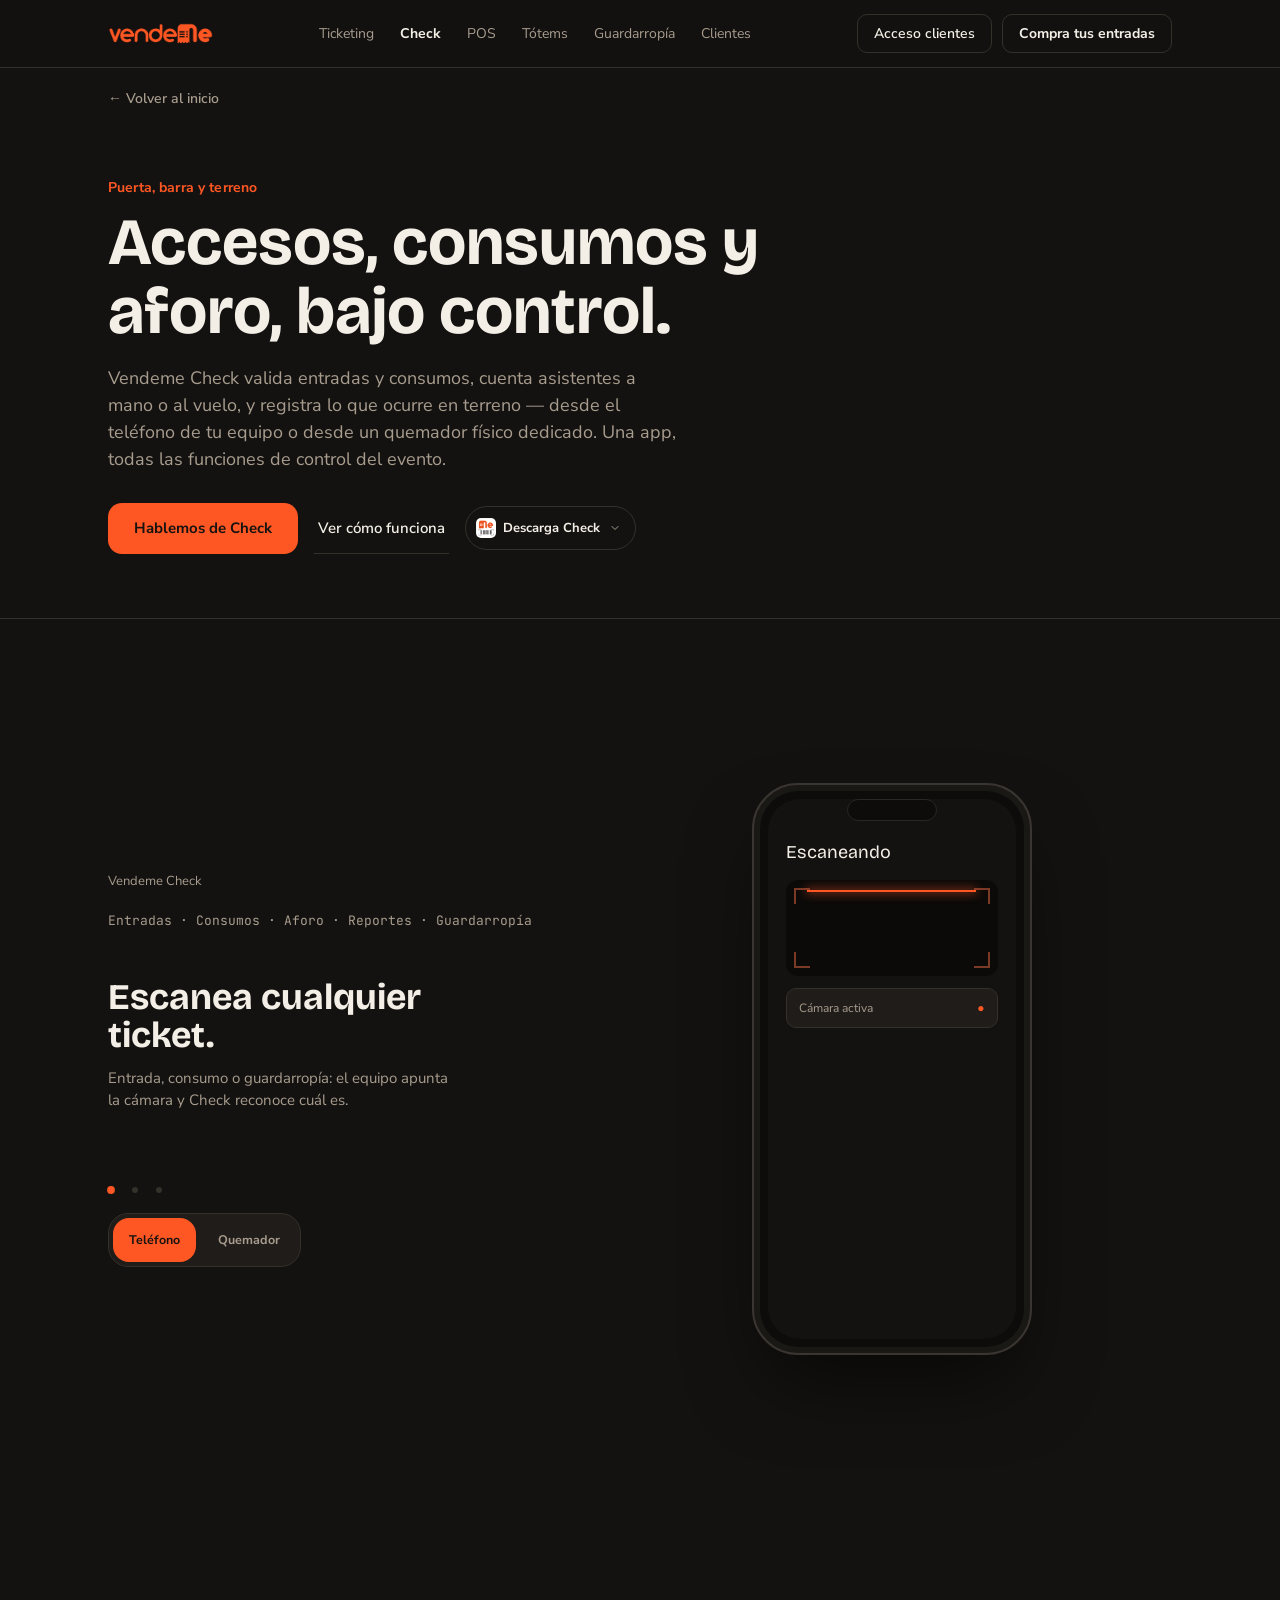
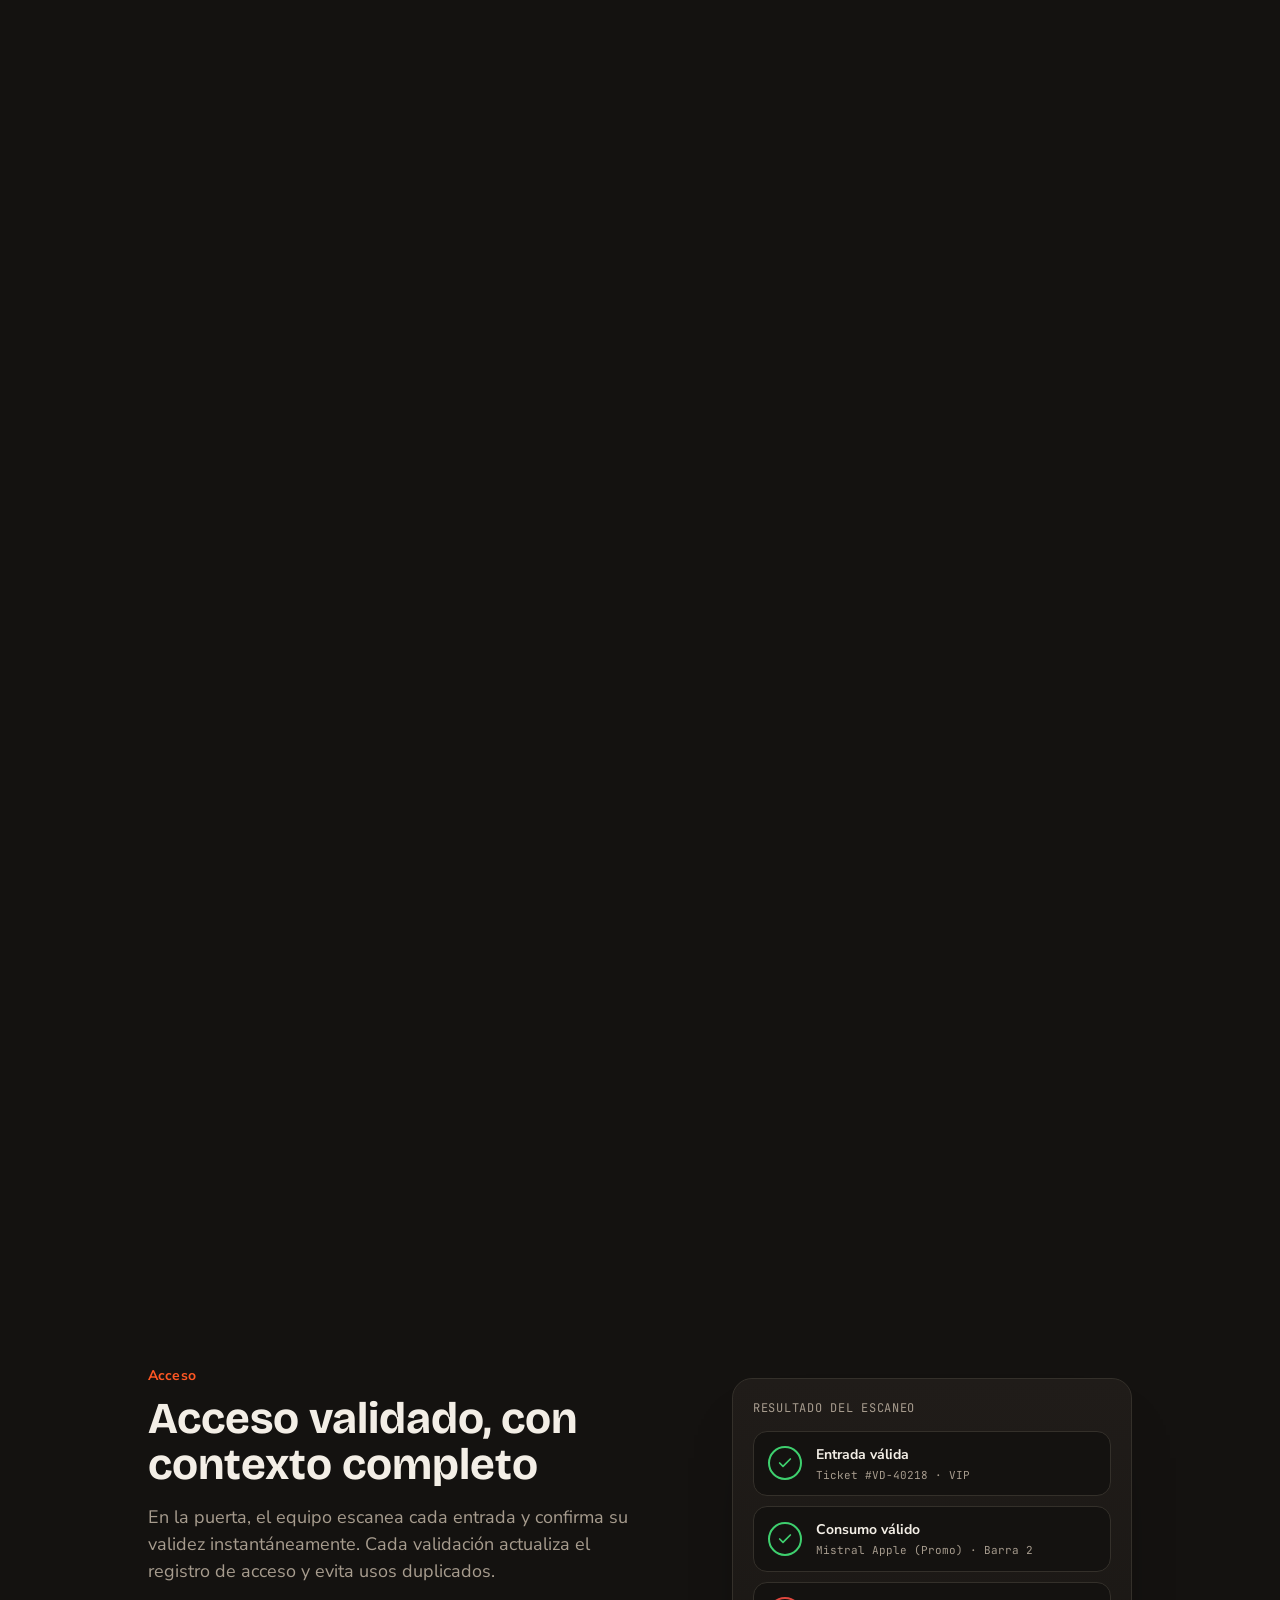
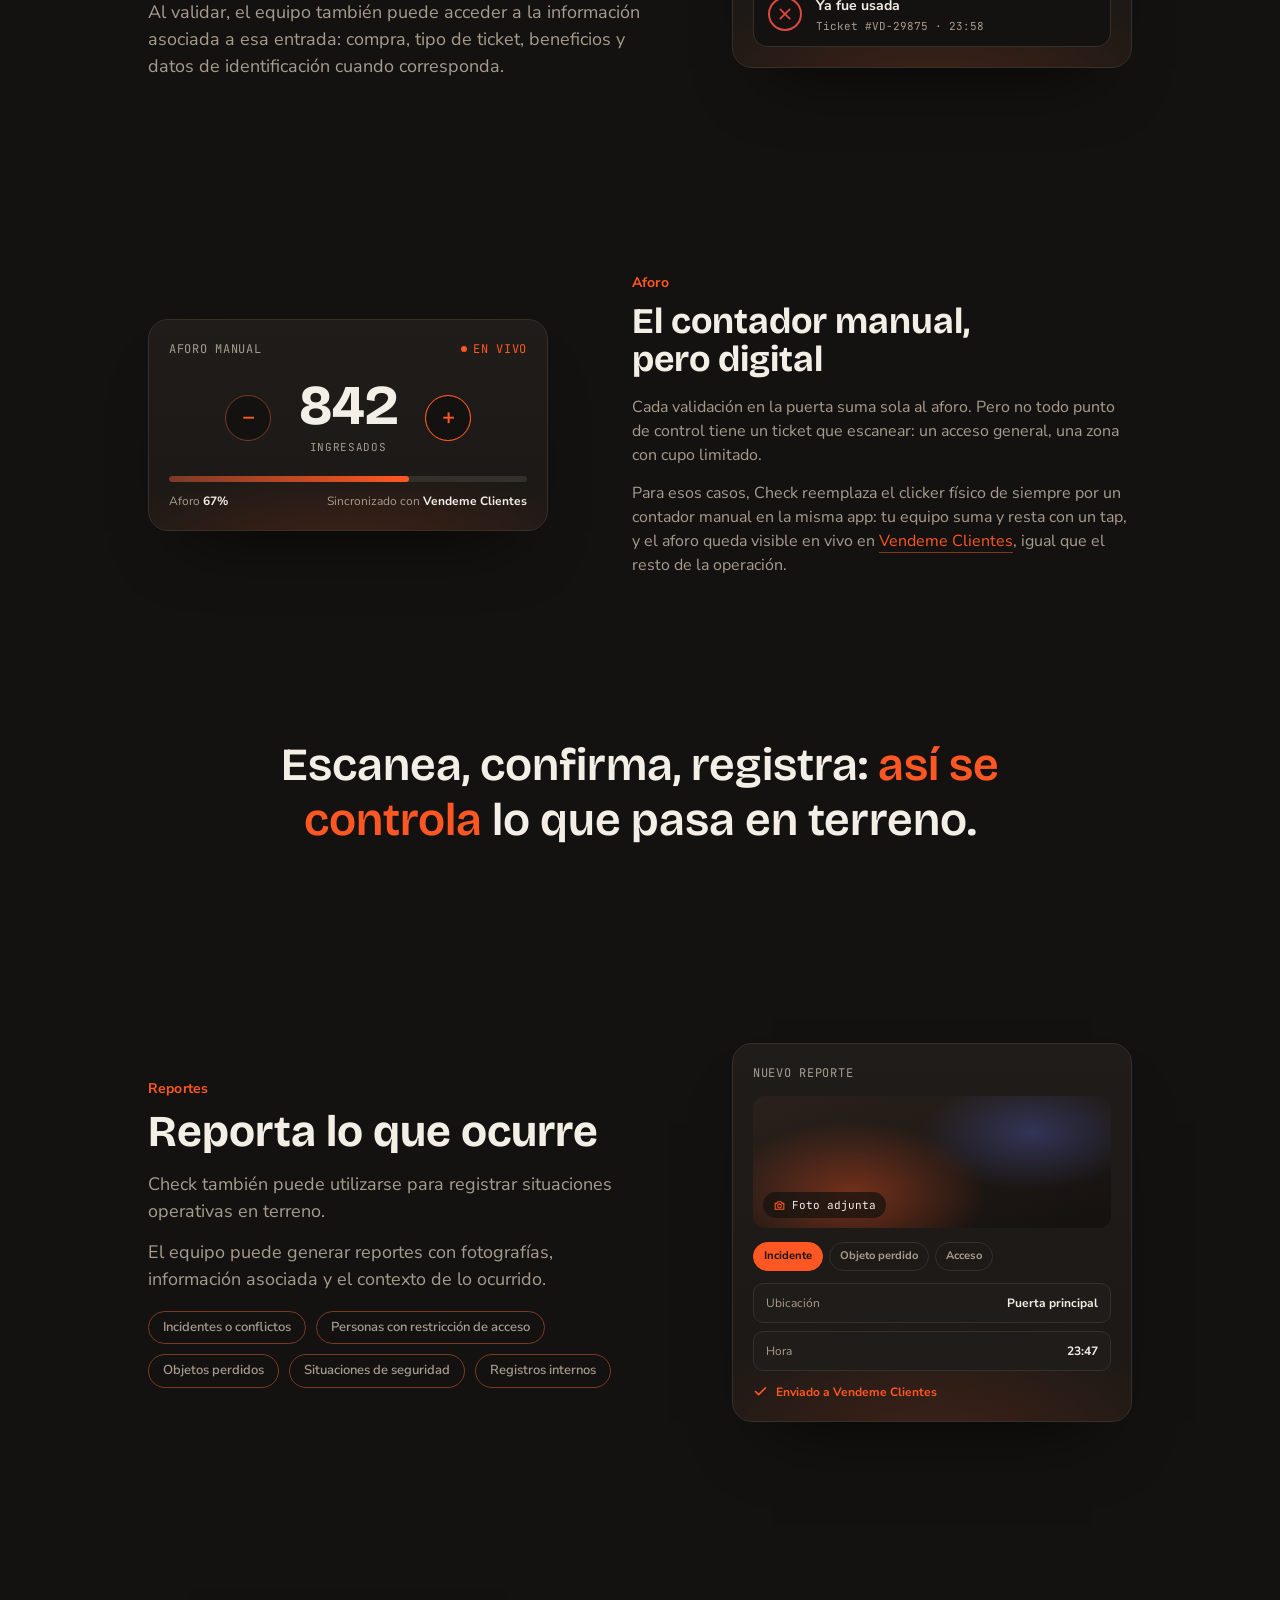
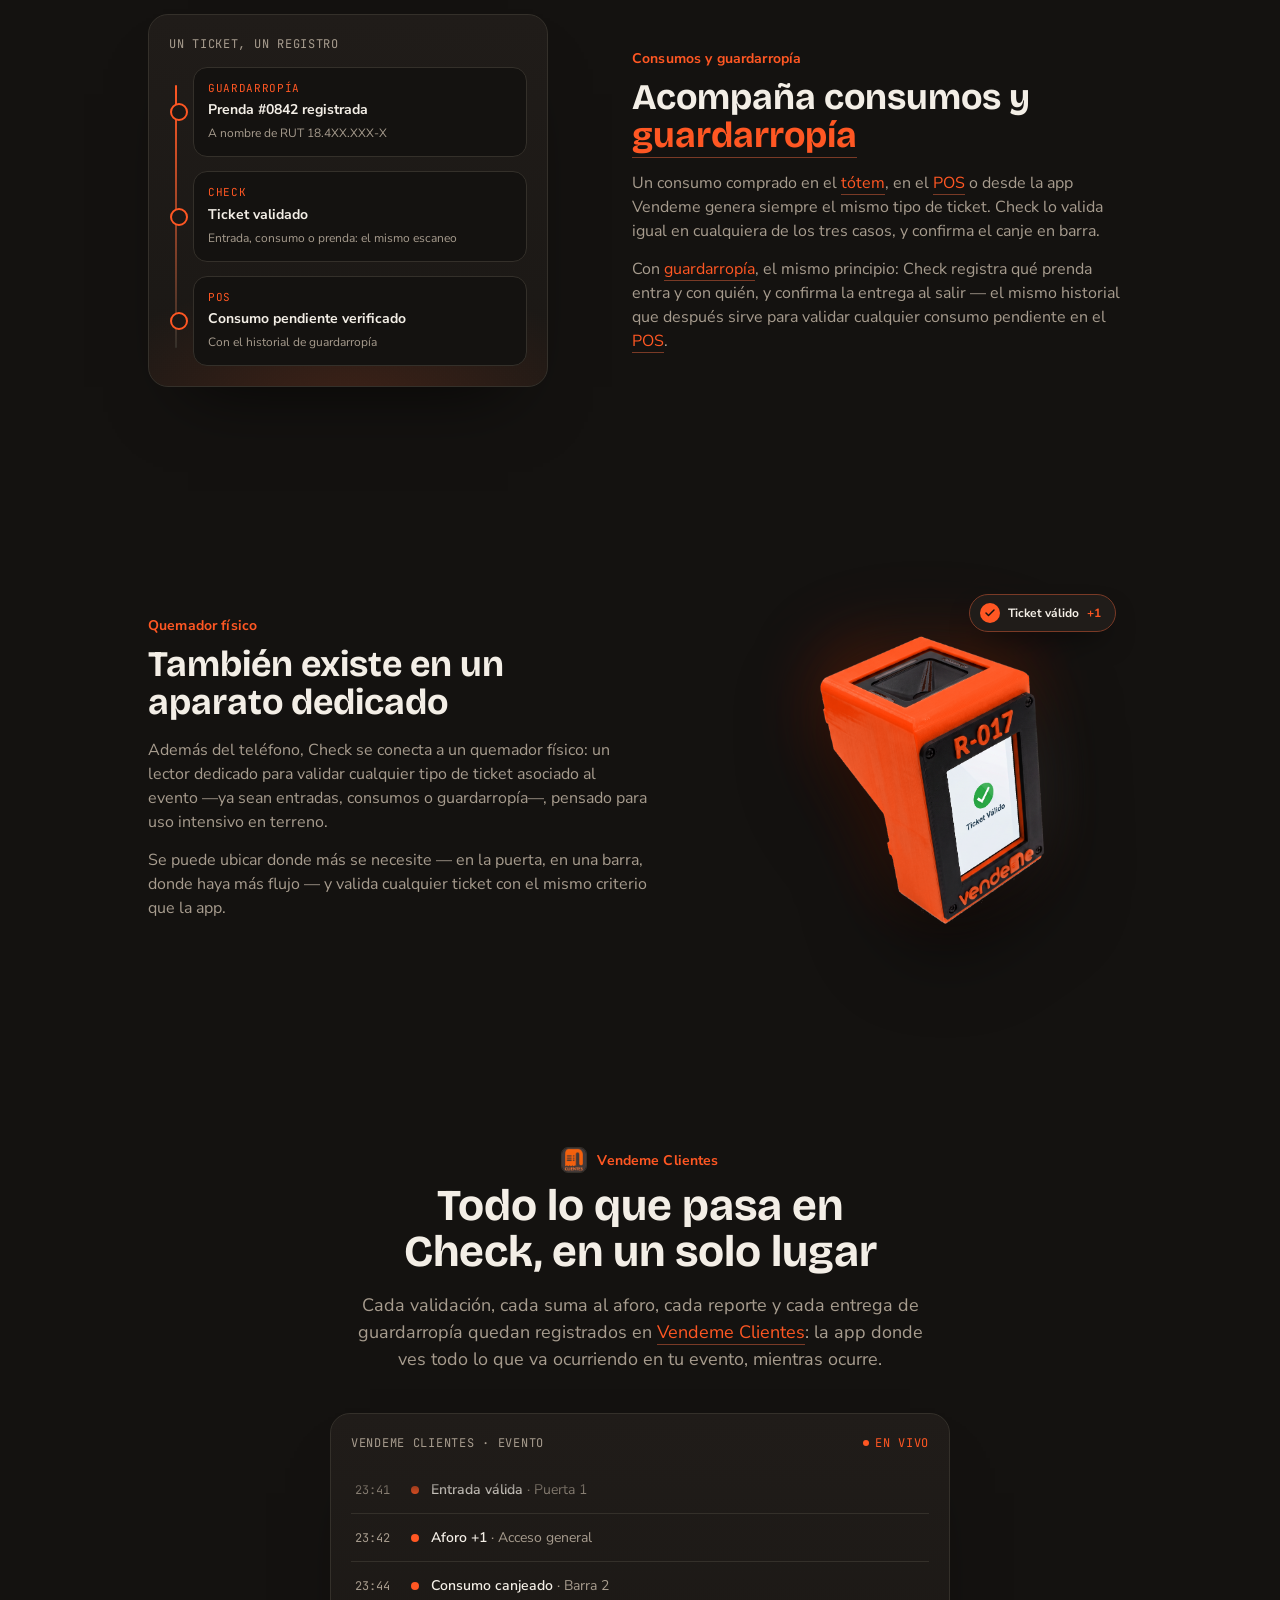
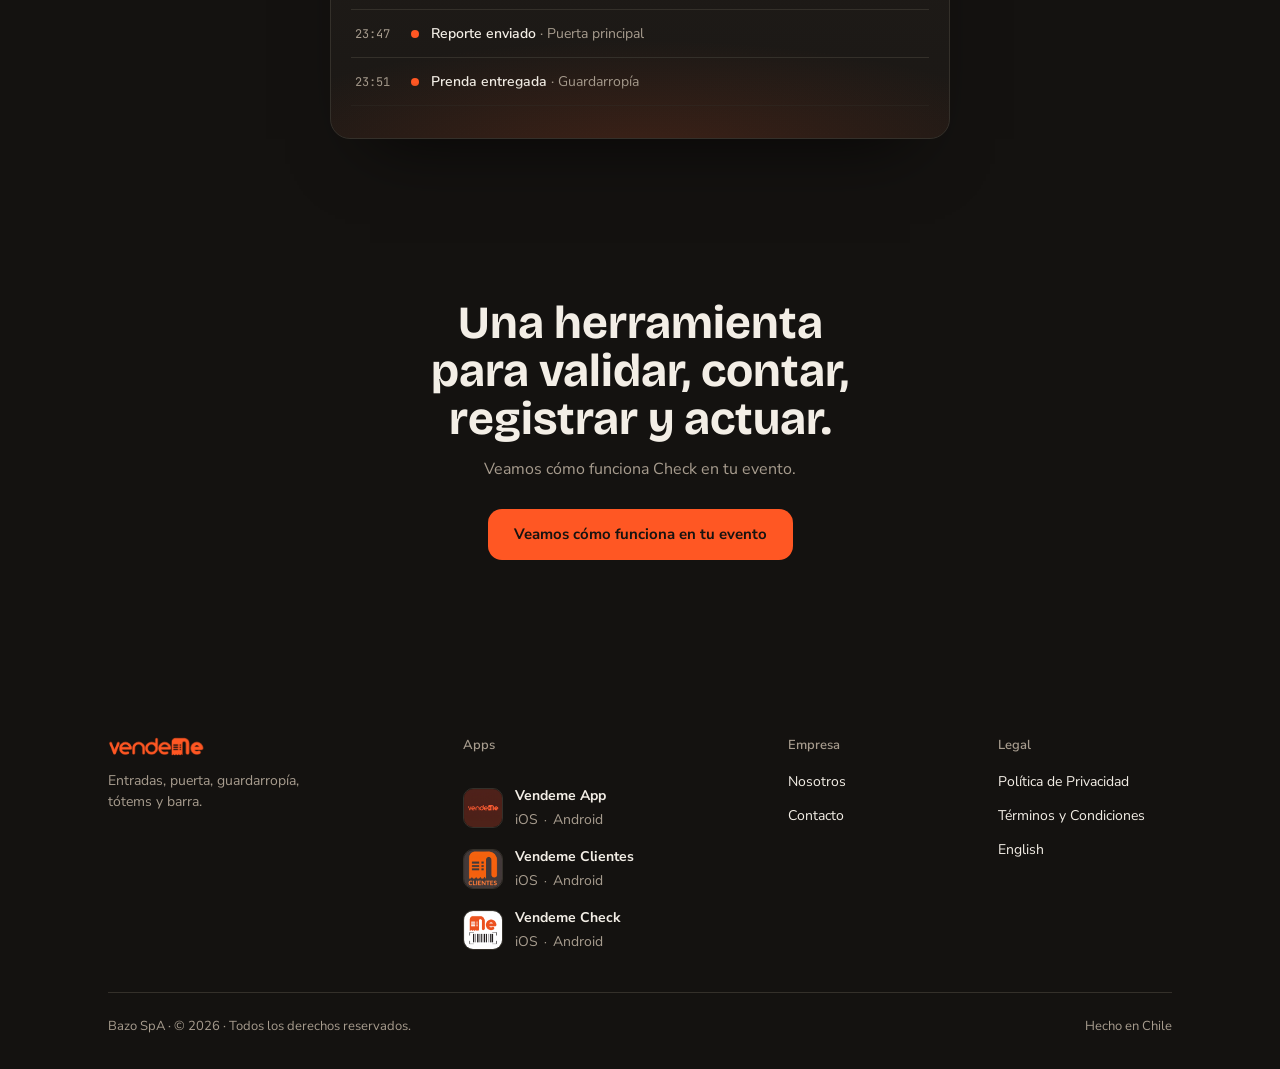
<file: check.html>
<!DOCTYPE html>
<html lang="es">
<head>
<meta charset="UTF-8">
<script>if('scrollRestoration' in history){history.scrollRestoration='manual';}</script>
<meta name="viewport" content="width=device-width, initial-scale=1.0">
<link rel="icon" type="image/png" href="assets/img/favicon-32.png">
<link rel="apple-touch-icon" href="assets/img/favicon-180.png">
<title>Vendeme Check — Controla lo que pasa en terreno</title>
<meta name="description" content="Vendeme Check valida entradas y consumos, cuenta asistentes y registra situaciones operativas, desde el teléfono o desde un quemador físico dedicado.">
<link rel="preconnect" href="https://fonts.googleapis.com">
<link href="https://fonts.googleapis.com/css2?family=Bricolage+Grotesque:wght@400;500;600;700;800&family=Nunito+Sans:wght@400;500;600;700;800&family=JetBrains+Mono:wght@400;500;700&display=swap" rel="stylesheet">
<link rel="stylesheet" href="assets/css/style.css">
</head>
<body>

<header>
  <div class="wrap nav">
    <a class="logo" href="index.html" aria-label="Vendeme — inicio"><img src="assets/img/logo.png" alt="Vendeme"></a>
    <ul class="nav-links">
      <li><a href="ticketing.html">Ticketing</a></li>
      <li><a href="check.html">Check</a></li>
      <li><a href="pos.html">POS</a></li>
      <li><a href="totems.html">Tótems</a></li>
      <li><a href="guardarropia.html">Guardarropía</a></li>
      <li><a href="clientes.html">Clientes</a></li>
    </ul>
    <div class="nav-buttons">
      <a class="nav-cta" href="https://clientes.vendeme.app" target="_blank" rel="noopener">Acceso clientes</a>
      <a class="nav-cta-primary" href="https://app.vendeme.app/" target="_blank" rel="noopener">Compra tus entradas</a>
      <button class="nav-toggle" aria-label="Abrir menú" aria-expanded="false">
        <svg class="i-open" viewBox="0 0 24 24" fill="none" xmlns="http://www.w3.org/2000/svg"><path d="M3 6h18M3 12h18M3 18h18" stroke="currentColor" stroke-width="2" stroke-linecap="round"/></svg>
        <svg class="i-close" viewBox="0 0 24 24" fill="none" xmlns="http://www.w3.org/2000/svg"><path d="M5 5l14 14M19 5L5 19" stroke="currentColor" stroke-width="2" stroke-linecap="round"/></svg>
      </button>
    </div>
  </div>
  <div class="nav-mobile">
    <div class="wrap">
      <ul>
        <li><a href="ticketing.html">Ticketing</a></li>
        <li><a href="check.html">Check</a></li>
        <li><a href="pos.html">POS</a></li>
        <li><a href="totems.html">Tótems</a></li>
        <li><a href="guardarropia.html">Guardarropía</a></li>
        <li><a href="clientes.html">Clientes</a></li>
      </ul>
      <div class="nav-mobile-actions">
        <a class="nav-cta" href="https://clientes.vendeme.app" target="_blank" rel="noopener">Acceso clientes</a>
        <a class="nav-cta-primary" href="https://app.vendeme.app/" target="_blank" rel="noopener">Compra tus entradas</a>
      </div>
    </div>
  </div>
</header>

<main>
  <div class="wrap breadcrumb"><a href="index.html">← Volver al inicio</a></div>

  <section class="page-hero">
    <div class="wrap">
      <div class="kicker">Puerta, barra y terreno</div>
      <h1>Accesos, consumos y aforo, bajo control.</h1>
      <p class="hero-sub">Vendeme Check valida entradas y consumos, cuenta asistentes a mano o al vuelo, y registra lo que ocurre en terreno — desde el teléfono de tu equipo o desde un quemador físico dedicado. Una app, todas las funciones de control del evento.</p>
      <div class="hero-actions">
        <a class="btn-primary" href="https://wa.me/56975404201?text=Hola%20Vendeme%2C%20quiero%20saber%20m%C3%A1s%20de%20Vendeme%20Check">Hablemos de Check</a>
        <a class="btn-ghost" href="#check-pin">Ver cómo funciona</a>
        <div class="dl chip">
          <button class="btn-dl" type="button" aria-haspopup="true" aria-expanded="false">
            <img class="btn-dl-icon" src="assets/img/app-icon-check.png" alt="" width="20" height="20" loading="lazy">
            Descarga Check
            <svg class="chev" viewBox="0 0 24 24" fill="none" stroke="currentColor" stroke-width="2" stroke-linecap="round" stroke-linejoin="round" aria-hidden="true"><path d="M6 9l6 6 6-6"/></svg>
          </button>
          <div class="dl-menu" role="menu">
            <a role="menuitem" href="https://apps.apple.com/cl/app/vendeme-check/id1490351162" target="_blank" rel="noopener">App Store <small>iPhone</small></a>
            <a role="menuitem" href="https://play.google.com/store/apps/details?id=cl.bazo.vendemecheck&amp;hl=es_CL" target="_blank" rel="noopener">Google Play <small>Android</small></a>
          </div>
        </div>
      </div>
    </div>
  </section>

  <div class="pin-wrap" id="check-pin" style="height:250vh;">
    <div class="pin-inner">
      <div class="pin-left">
        <div class="pin-kicker">Vendeme Check</div>
        <span class="spec">Entradas · Consumos · Aforo · Reportes · Guardarropía</span>
        <div class="pin-text-col">

          <div class="pin-stage active">
            <h2>Escanea cualquier ticket.</h2>
            <p>Entrada, consumo o guardarropía: el equipo apunta la cámara y Check reconoce cuál es.</p>
          </div>
          <div class="pin-stage">
            <h2>Válido, al instante.</h2>
            <p>Verde, y el asistente pasa. Sin ambigüedad, sin fila.</p>
          </div>
          <div class="pin-stage">
            <h2>O detecta el problema.</h2>
            <p>Ticket duplicado, entrada ya usada: Check lo marca antes de que entre.</p>
          </div>

        </div>
        <div class="pin-progress">
          <div class="dot active"></div><div class="dot"></div><div class="dot"></div>
        </div>
        <div class="check-visual-toggle">
          <button class="cv-btn active" data-mode="phone">Teléfono</button>
          <button class="cv-btn" data-mode="quemador">Quemador</button>
        </div>
      </div>

      <div class="pin-visual-col">
        <div class="check-visual-mode active" data-mode="phone">
          <div class="device-frame" id="check-device" style="--tilt:-8deg;">
            <div class="notch"></div>
            <div class="device-screen">
              <div class="screen-panel active" data-stage="0">
                <p class="mock-title">Escaneando</p>
                <div class="scan-viewfinder">
                  <span class="corner tl"></span><span class="corner tr"></span>
                  <span class="corner bl"></span><span class="corner br"></span>
                  <span class="scan-line"></span>
                </div>
                <div class="device-row"><span>Cámara activa</span><span class="up">●</span></div>
              </div>
              <div class="screen-panel" data-stage="1">
                <div class="check-result valid">
                  <span class="badge"><svg viewBox="0 0 24 24" fill="none"><path d="M4 12l5 5L20 6" stroke="currentColor" stroke-width="2.5" stroke-linecap="round" stroke-linejoin="round"/></svg></span>
                  <p class="mock-title">Entrada válida</p>
                  <span class="sub">Ticket #VD-38291 · General</span>
                </div>
              </div>
              <div class="screen-panel" data-stage="2">
                <div class="check-result invalid">
                  <span class="badge"><svg viewBox="0 0 24 24" fill="none"><path d="M5 5l14 14M19 5L5 19" stroke="currentColor" stroke-width="2.5" stroke-linecap="round" stroke-linejoin="round"/></svg></span>
                  <p class="mock-title">Ya fue usada</p>
                  <span class="sub">Ticket #VD-30144 · 23:41</span>
                </div>
              </div>
            </div>
          </div>
        </div>
        <div class="check-visual-mode" data-mode="quemador">
          <div class="device3d fixed-width" style="width:240px; height:auto;">
            <img src="assets/img/check-r017.png" alt="Quemador Vendeme Check, lector dedicado R-017" loading="lazy" data-fallback>
            <div class="photo-fallback">
              <svg viewBox="0 0 120 120" fill="none" xmlns="http://www.w3.org/2000/svg">
                <path d="M20 100V40a10 10 0 0 1 10-10h60a10 10 0 0 1 10 10v60" stroke="#a79c8e" stroke-width="2.5"/>
                <rect x="42" y="26" width="36" height="52" rx="4" stroke="#ff5723" stroke-width="2.5"/>
                <path d="M50 52l8 8 14-16" stroke="#ff5723" stroke-width="3" stroke-linecap="round" stroke-linejoin="round"/>
                <line x1="20" y1="100" x2="100" y2="100" stroke="#a79c8e" stroke-width="2.5"/>
              </svg>
            </div>
          </div>
          <div class="quemador-readout">
            <div class="screen-panel active" data-stage="0"><span class="up">●</span> Escaneando</div>
            <div class="screen-panel" data-stage="1"><span class="status-dot valid"></span> Entrada válida</div>
            <div class="screen-panel" data-stage="2"><span class="status-dot invalid"></span> Ya fue usada</div>
          </div>
        </div>
      </div>
    </div>
  </div>

  <section class="content-block has-visual" id="detalle">
    <div class="wrap">
      <div class="split-block">
        <div class="split-copy">
          <div class="kicker">Acceso</div>
          <h2>Acceso validado, con contexto completo</h2>
          <p>En la puerta, el equipo escanea cada entrada y confirma su validez instantáneamente. Cada validación actualiza el registro de acceso y evita usos duplicados.</p>
          <p>Al validar, el equipo también puede acceder a la información asociada a esa entrada: compra, tipo de ticket, beneficios y datos de identificación cuando corresponda.</p>
        </div>
        <div class="split-visual" aria-hidden="true">
          <div class="vc">
            <div class="vc-label"><span>Resultado del escaneo</span></div>
            <div class="vc-result valid">
              <span class="badge"><svg viewBox="0 0 24 24" fill="none"><path d="M4 12l5 5L20 6" stroke="currentColor" stroke-width="2.6" stroke-linecap="round" stroke-linejoin="round"/></svg></span>
              <div><strong>Entrada válida</strong><span class="sub">Ticket #VD-40218 · VIP</span></div>
            </div>
            <div class="vc-result valid">
              <span class="badge"><svg viewBox="0 0 24 24" fill="none"><path d="M4 12l5 5L20 6" stroke="currentColor" stroke-width="2.6" stroke-linecap="round" stroke-linejoin="round"/></svg></span>
              <div><strong>Consumo válido</strong><span class="sub">Mistral Apple (Promo) · Barra 2</span></div>
            </div>
            <div class="vc-result invalid">
              <span class="badge"><svg viewBox="0 0 24 24" fill="none"><path d="M5 5l14 14M19 5L5 19" stroke="currentColor" stroke-width="2.6" stroke-linecap="round" stroke-linejoin="round"/></svg></span>
              <div><strong>Ya fue usada</strong><span class="sub">Ticket #VD-29875 · 23:58</span></div>
            </div>
          </div>
        </div>
      </div>
    </div>
  </section>

  <section class="content-block alt has-visual">
    <div class="wrap">
      <div class="split-block reverse">
        <div class="split-copy">
          <div class="kicker">Aforo</div>
          <h2>El contador manual, pero digital</h2>
          <p>Cada validación en la puerta suma sola al aforo. Pero no todo punto de control tiene un ticket que escanear: un acceso general, una zona con cupo limitado.</p>
          <p>Para esos casos, Check reemplaza el clicker físico de siempre por un contador manual en la misma app: tu equipo suma y resta con un tap, y el aforo queda visible en vivo en <a href="clientes.html" class="inline-link">Vendeme Clientes</a>, igual que el resto de la operación.</p>
        </div>
        <div class="split-visual" aria-hidden="true">
          <div class="vc">
            <div class="vc-label"><span>Aforo manual</span><span class="vc-live">En vivo</span></div>
            <div class="vc-tally">
              <span class="vc-tally-btn">−</span>
              <div class="vc-tally-num"><strong data-tally>842</strong><span>ingresados</span></div>
              <span class="vc-tally-btn plus">+</span>
            </div>
            <div class="vc-bar"><i></i></div>
            <div class="vc-meta"><span>Aforo <strong>67%</strong></span><span>Sincronizado con <strong>Vendeme Clientes</strong></span></div>
          </div>
        </div>
      </div>
    </div>
  </section>

  <section class="big-statement">
    <div class="wrap">
      <p>Escanea, confirma, registra: <span class="accent">así se controla</span> lo que pasa en terreno.</p>
    </div>
  </section>

  <section class="content-block has-visual">
    <div class="wrap">
      <div class="split-block">
        <div class="split-copy">
          <div class="kicker">Reportes</div>
          <h2>Reporta lo que ocurre</h2>
          <p>Check también puede utilizarse para registrar situaciones operativas en terreno.</p>
          <p>El equipo puede generar reportes con fotografías, información asociada y el contexto de lo ocurrido.</p>
          <div class="tag-list"><span class="tag">Incidentes o conflictos</span><span class="tag">Personas con restricción de acceso</span><span class="tag">Objetos perdidos</span><span class="tag">Situaciones de seguridad</span><span class="tag">Registros internos</span></div>
        </div>
        <div class="split-visual" aria-hidden="true">
          <div class="vc">
            <div class="vc-label"><span>Nuevo reporte</span></div>
            <div class="vc-photo">
              <span class="vc-photo-tag"><svg viewBox="0 0 24 24" fill="none" stroke="currentColor" stroke-width="2" stroke-linecap="round" stroke-linejoin="round"><path d="M4 8h3l2-3h6l2 3h3v11H4z"/><circle cx="12" cy="13" r="3.5"/></svg>Foto adjunta</span>
            </div>
            <div class="report-type-row">
              <span class="tag-chip active">Incidente</span><span class="tag-chip">Objeto perdido</span><span class="tag-chip">Acceso</span>
            </div>
            <div class="device-row"><span>Ubicación</span><strong>Puerta principal</strong></div>
            <div class="device-row"><span>Hora</span><strong>23:47</strong></div>
            <div class="vc-sent"><svg viewBox="0 0 24 24" fill="none" stroke="currentColor" stroke-width="2.6" stroke-linecap="round" stroke-linejoin="round"><path d="M4 12l5 5L20 6"/></svg>Enviado a Vendeme Clientes</div>
          </div>
        </div>
      </div>
    </div>
  </section>

  <section class="content-block alt has-visual">
    <div class="wrap">
      <div class="split-block reverse">
        <div class="split-copy">
          <div class="kicker">Consumos y guardarropía</div>
          <h2>Acompaña consumos y <a href="guardarropia.html" class="inline-link">guardarropía</a></h2>
          <p>Un consumo comprado en el <a href="totems.html" class="inline-link">tótem</a>, en el <a href="pos.html" class="inline-link">POS</a> o desde la app Vendeme genera siempre el mismo tipo de ticket. Check lo valida igual en cualquiera de los tres casos, y confirma el canje en barra.</p>
          <p>Con <a href="guardarropia.html" class="inline-link">guardarropía</a>, el mismo principio: Check registra qué prenda entra y con quién, y confirma la entrega al salir — el mismo historial que después sirve para validar cualquier consumo pendiente en el <a href="pos.html" class="inline-link">POS</a>.</p>
        </div>
        <div class="split-visual" aria-hidden="true">
          <div class="vc">
            <div class="vc-label"><span>Un ticket, un registro</span></div>
            <div class="vc-flow">
              <div class="vc-step"><small>Guardarropía</small><strong>Prenda #0842 registrada</strong><span>A nombre de RUT 18.4XX.XXX-X</span></div>
              <div class="vc-step"><small>Check</small><strong>Ticket validado</strong><span>Entrada, consumo o prenda: el mismo escaneo</span></div>
              <div class="vc-step"><small>POS</small><strong>Consumo pendiente verificado</strong><span>Con el historial de guardarropía</span></div>
            </div>
          </div>
        </div>
      </div>
    </div>
  </section>

  <section class="content-block has-visual">
    <div class="wrap">
      <div class="split-block">
        <div class="split-copy">
          <div class="kicker">Quemador físico</div>
          <h2>También existe en un aparato dedicado</h2>
          <p>Además del teléfono, Check se conecta a un quemador físico: un lector dedicado para validar cualquier tipo de ticket asociado al evento —ya sean entradas, consumos o guardarropía—, pensado para uso intensivo en terreno.</p>
          <p>Se puede ubicar donde más se necesite — en la puerta, en una barra, donde haya más flujo — y valida cualquier ticket con el mismo criterio que la app.</p>
        </div>
        <div class="split-visual" aria-hidden="true">
          <div class="vc-quemador">
            <div class="ambient" style="background-image:url('assets/img/check-r017.png')"></div>
            <img src="assets/img/check-r017.png" alt="" loading="lazy">
            <div class="vc-toast"><span class="badge"><svg viewBox="0 0 24 24" fill="none" stroke="currentColor" stroke-width="3" stroke-linecap="round" stroke-linejoin="round"><path d="M4 12l5 5L20 6"/></svg></span>Ticket válido <em>+1</em></div>
          </div>
        </div>
      </div>
    </div>
  </section>

  <section class="content-block alt center">
    <div class="wrap">
      <div class="kicker kicker-app" style="justify-content:center;"><img class="kicker-icon" src="assets/img/app-icon-clientes.png" alt="" width="26" height="26" loading="lazy">Vendeme Clientes</div>
      <h2>Todo lo que pasa en Check, en un solo lugar</h2>
      <p>Cada validación, cada suma al aforo, cada reporte y cada entrega de guardarropía quedan registrados en <a href="clientes.html" class="inline-link">Vendeme Clientes</a>: la app donde ves todo lo que va ocurriendo en tu evento, mientras ocurre.</p>
      <div class="vc vc-wide" aria-hidden="true">
        <div class="vc-label"><span>Vendeme Clientes · Evento</span><span class="vc-live">En vivo</span></div>
        <div class="vc-feed">
          <div class="vc-feed-list">
            <div class="vc-feed-row"><time>23:41</time><i class="dot"></i><span><strong>Entrada válida</strong> · Puerta 1</span></div>
            <div class="vc-feed-row"><time>23:42</time><i class="dot"></i><span><strong>Aforo +1</strong> · Acceso general</span></div>
            <div class="vc-feed-row"><time>23:44</time><i class="dot"></i><span><strong>Consumo canjeado</strong> · Barra 2</span></div>
            <div class="vc-feed-row"><time>23:47</time><i class="dot"></i><span><strong>Reporte enviado</strong> · Puerta principal</span></div>
            <div class="vc-feed-row"><time>23:51</time><i class="dot"></i><span><strong>Prenda entregada</strong> · Guardarropía</span></div>
            <div class="vc-feed-row"><time>23:52</time><i class="dot warn"></i><span><strong>Ticket ya usado</strong> · Puerta 2</span></div>
            <div class="vc-feed-row"><time>23:41</time><i class="dot"></i><span><strong>Entrada válida</strong> · Puerta 1</span></div>
            <div class="vc-feed-row"><time>23:42</time><i class="dot"></i><span><strong>Aforo +1</strong> · Acceso general</span></div>
            <div class="vc-feed-row"><time>23:44</time><i class="dot"></i><span><strong>Consumo canjeado</strong> · Barra 2</span></div>
            <div class="vc-feed-row"><time>23:47</time><i class="dot"></i><span><strong>Reporte enviado</strong> · Puerta principal</span></div>
            <div class="vc-feed-row"><time>23:51</time><i class="dot"></i><span><strong>Prenda entregada</strong> · Guardarropía</span></div>
            <div class="vc-feed-row"><time>23:52</time><i class="dot warn"></i><span><strong>Ticket ya usado</strong> · Puerta 2</span></div>
          </div>
        </div>
      </div>
    </div>
  </section>

  <section class="cta-banner">
    <div class="wrap">
      <h2>Una herramienta para validar, contar, registrar y actuar.</h2>
      <p>Veamos cómo funciona Check en tu evento.</p>
      <div class="hero-actions">
        <a class="btn-primary" href="https://wa.me/56975404201?text=Hola%20Vendeme%2C%20quiero%20saber%20m%C3%A1s%20de%20Vendeme%20Check">Veamos cómo funciona en tu evento</a>
      </div>
    </div>
  </section>
</main>
<footer>
  <div class="wrap">
    <div class="footer-top">
      <div>
        <a class="footer-logo" href="index.html" aria-label="Vendeme — inicio"><img src="assets/img/logo.png" alt="Vendeme"></a>
        <p class="footer-tag">Entradas, puerta, guardarropía, tótems y barra.</p>
      </div>
      <div class="footer-col footer-apps">
        <p class="col-title">Apps</p>
        <div class="app-row">
          <img class="app-icon" src="assets/img/app-icon-app.png" alt="" width="40" height="40" loading="lazy">
          <div class="app-row-body">
            <span class="app-name">Vendeme App</span>
            <span class="app-plat"><a href="https://apps.apple.com/cl/app/vendeme/id995637028">iOS</a><span class="sep">·</span><a href="https://play.google.com/store/apps/details?id=cl.bazo.vendemeapp&amp;hl=es_419">Android</a></span>
          </div>
        </div>
        <div class="app-row">
          <img class="app-icon" src="assets/img/app-icon-clientes.png" alt="" width="40" height="40" loading="lazy">
          <div class="app-row-body">
            <span class="app-name">Vendeme Clientes</span>
            <span class="app-plat"><a href="https://apps.apple.com/cl/app/vendeme-clientes/id6499478332">iOS</a><span class="sep">·</span><a href="https://play.google.com/store/apps/details?id=cl.bazo.vendemeclient&amp;hl=es_CL">Android</a></span>
          </div>
        </div>
        <div class="app-row">
          <img class="app-icon" src="assets/img/app-icon-check.png" alt="" width="40" height="40" loading="lazy">
          <div class="app-row-body">
            <span class="app-name">Vendeme Check</span>
            <span class="app-plat"><a href="https://apps.apple.com/cl/app/vendeme-check/id1490351162">iOS</a><span class="sep">·</span><a href="https://play.google.com/store/apps/details?id=cl.bazo.vendemecheck&amp;hl=es_CL">Android</a></span>
          </div>
        </div>
      </div>
      <div class="footer-col">
        <p class="col-title">Empresa</p>
        <ul>
          <li><a href="nosotros.html">Nosotros</a></li>
          <li><a href="contacto.html">Contacto</a></li>
        </ul>
      </div>
      <div class="footer-col">
        <p class="col-title">Legal</p>
        <ul>
          <li><a href="#">Política de Privacidad</a></li>
          <li><a href="#">Términos y Condiciones</a></li>
          <li><a href="#">English</a></li>
        </ul>
      </div>
    </div>
    <div class="footer-bottom">
      <span>Bazo SpA · © 2026 · Todos los derechos reservados.</span>
      <span>Hecho en Chile</span>
    </div>
  </div>
</footer>
<script src="assets/js/main.js"></script>

</body>
</html>
</file>
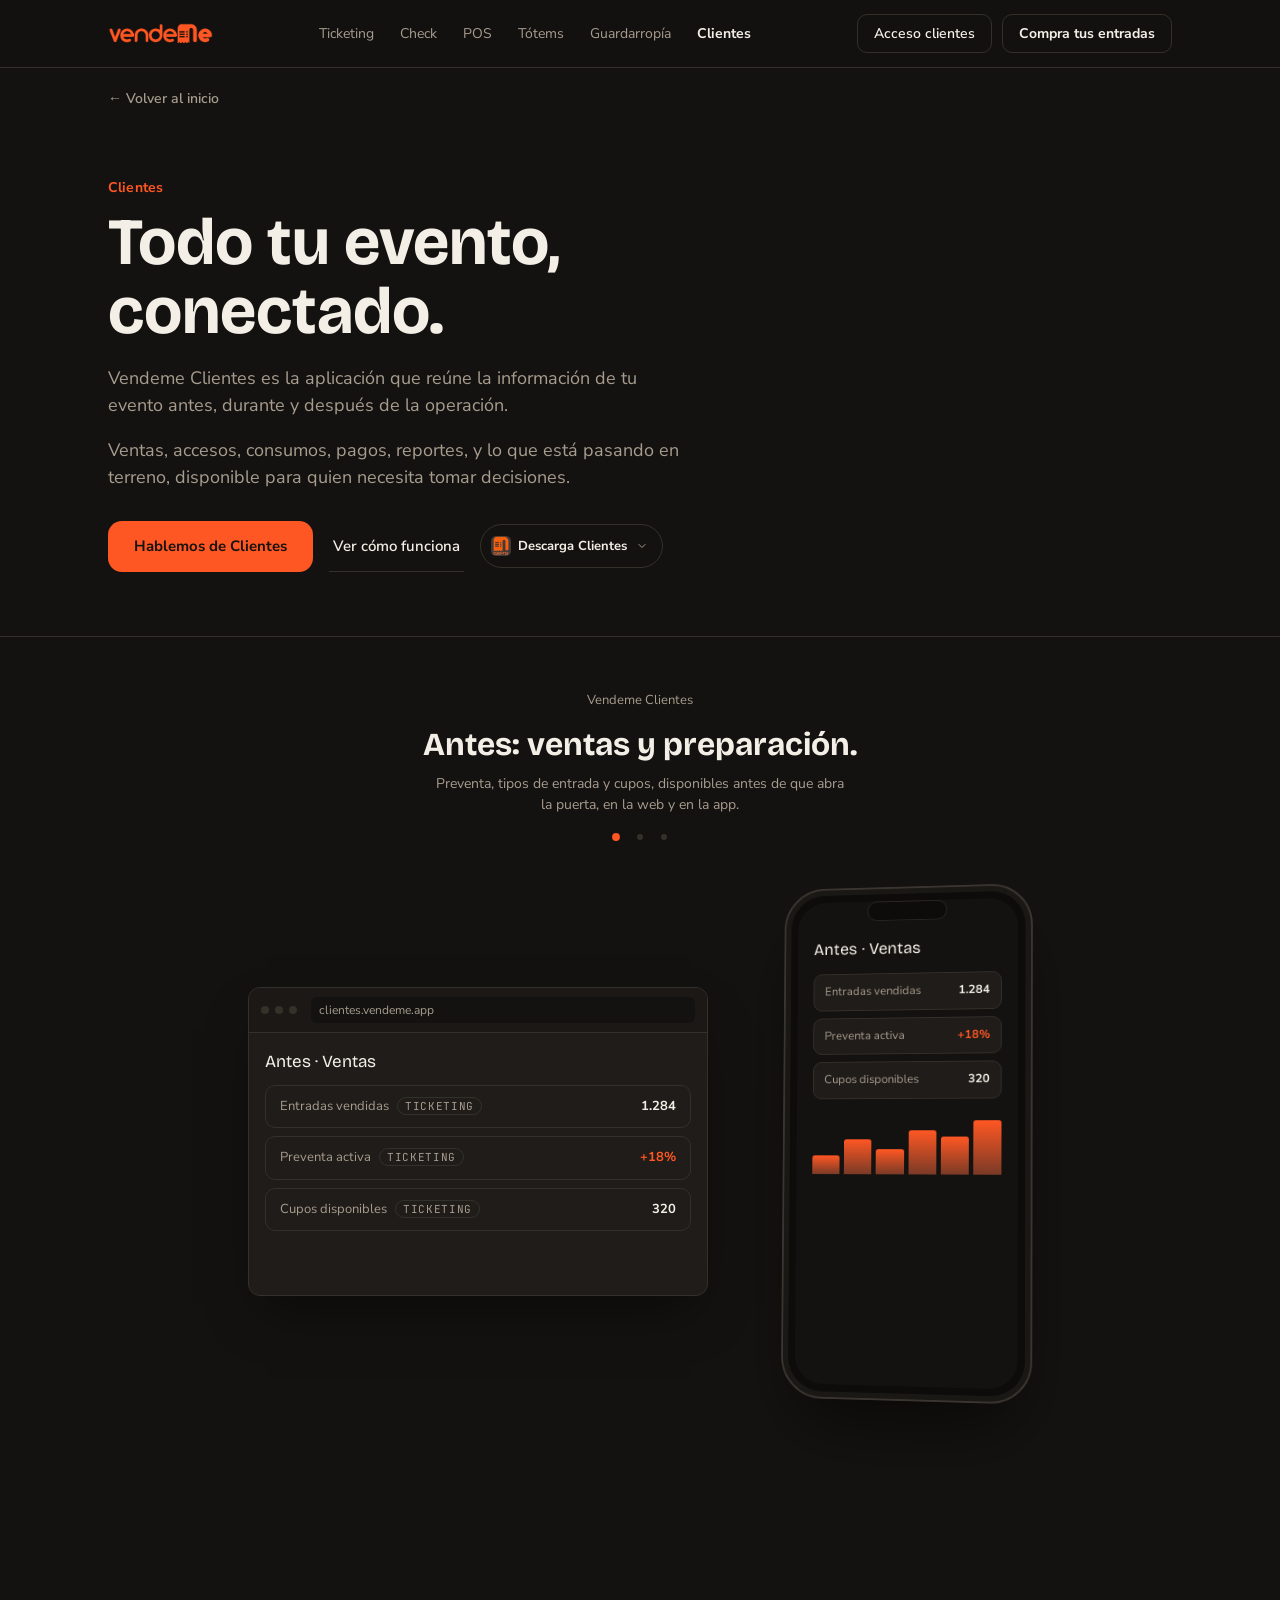
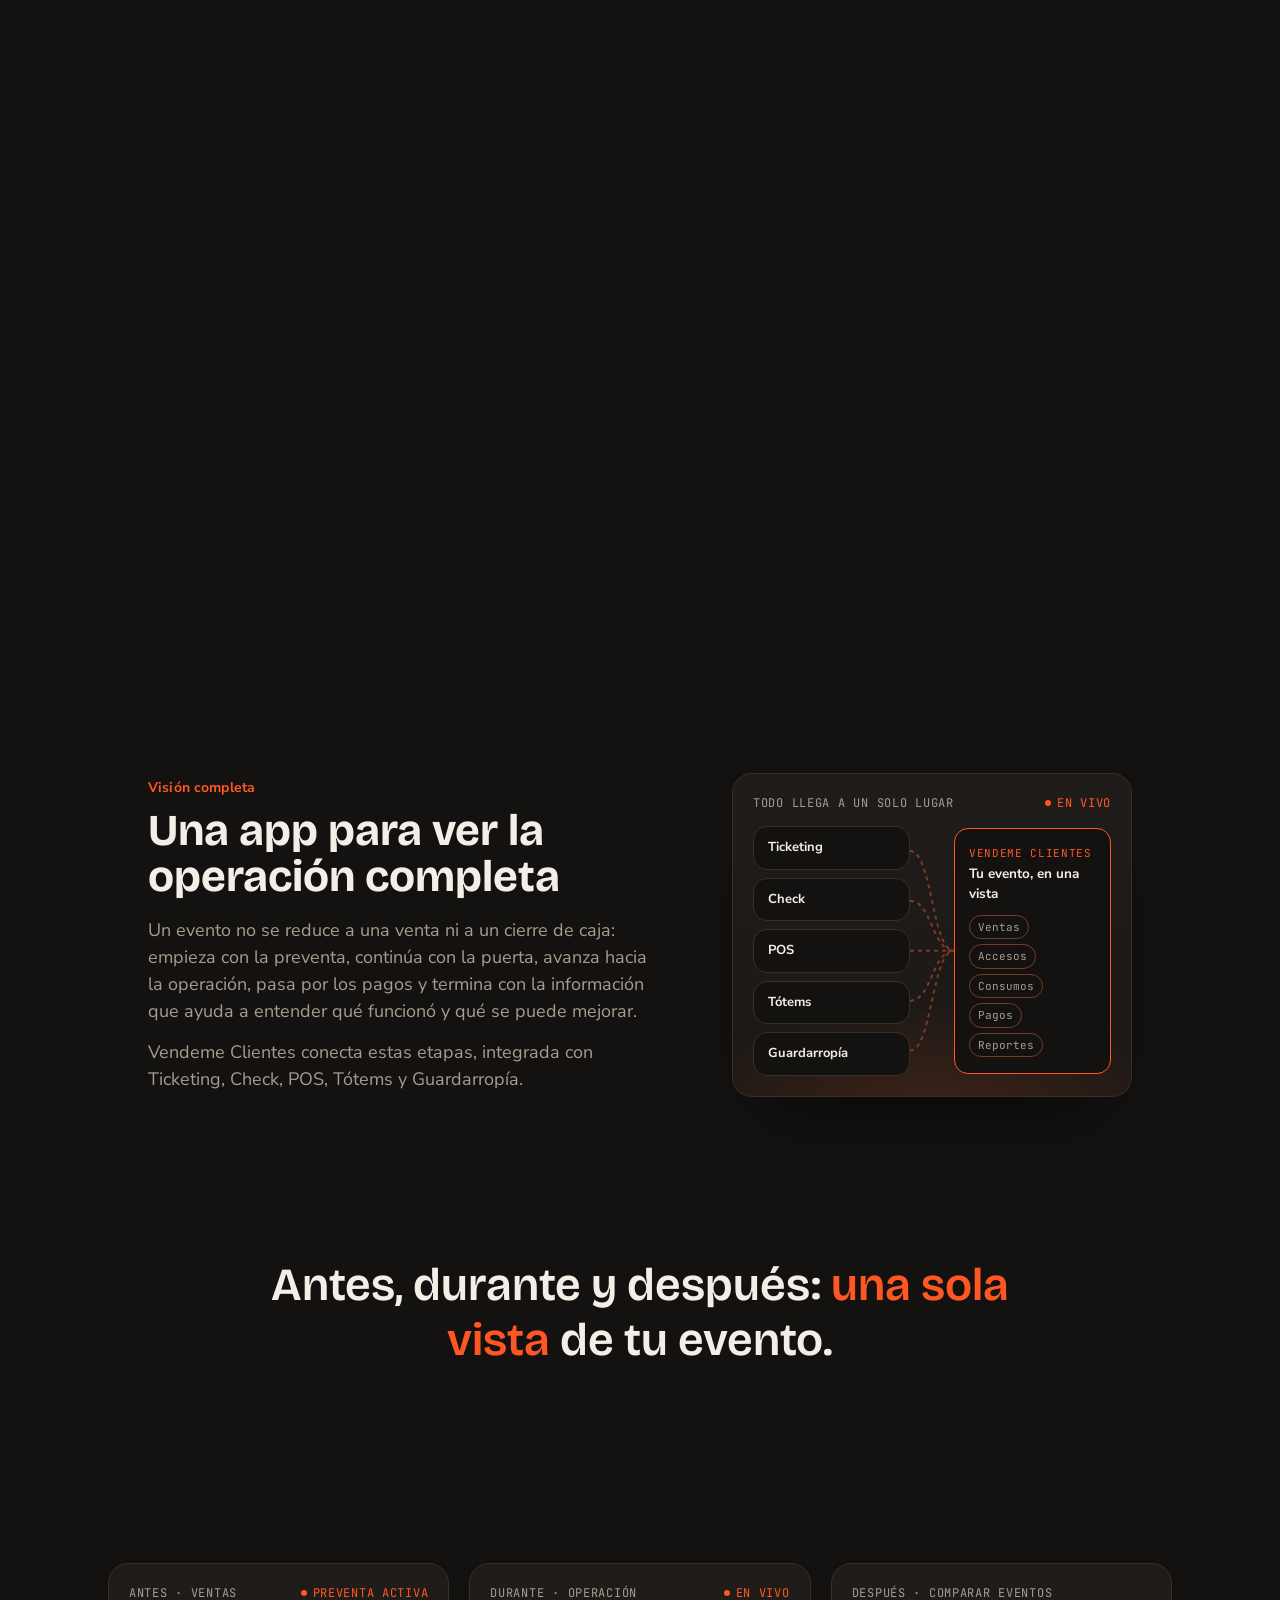
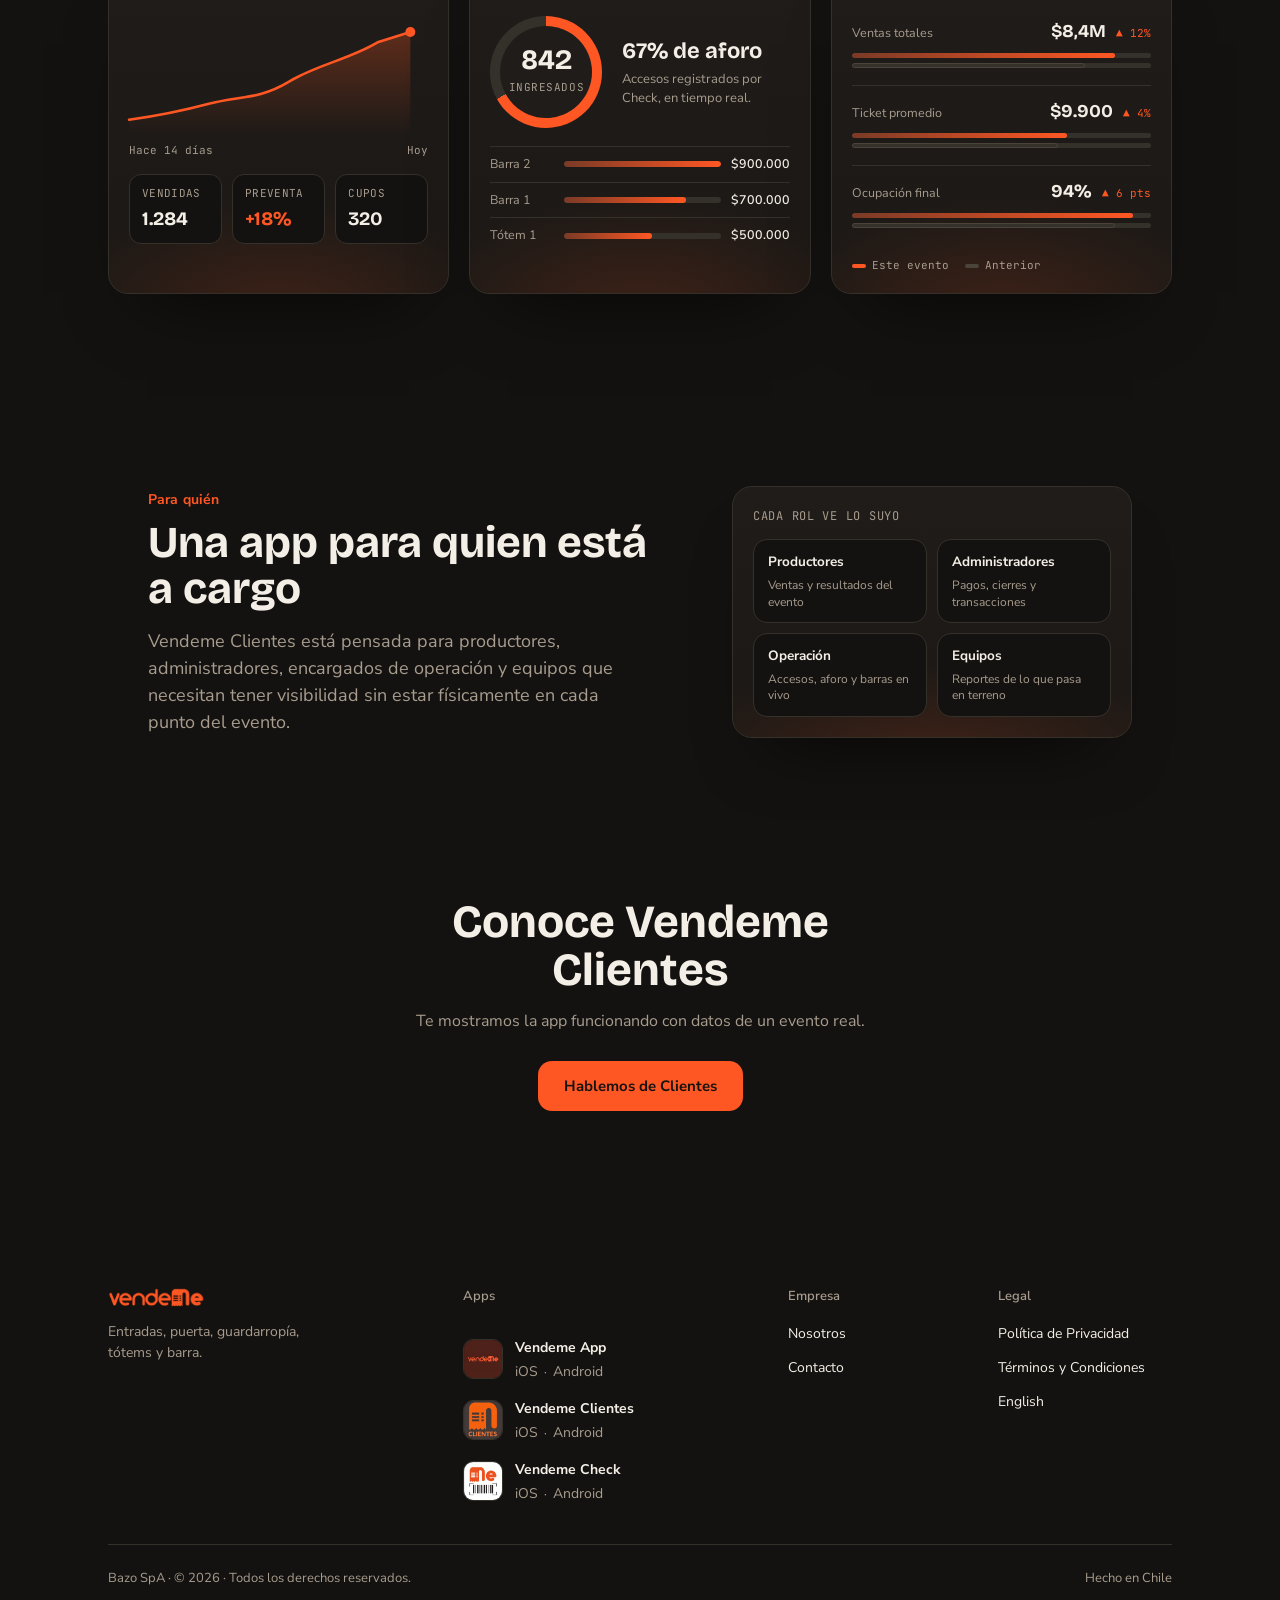
<file: clientes.html>
<!DOCTYPE html>
<html lang="es">
<head>
<meta charset="UTF-8">
<script>if('scrollRestoration' in history){history.scrollRestoration='manual';}</script>
<meta name="viewport" content="width=device-width, initial-scale=1.0">
<link rel="icon" type="image/png" href="assets/img/favicon-32.png">
<link rel="apple-touch-icon" href="assets/img/favicon-180.png">
<title>Vendeme Clientes — Todo tu evento, conectado</title>
<meta name="description" content="Vendeme Clientes reúne ventas, accesos, consumos y pagos de tu evento en una sola vista, antes, durante y después de la operación.">
<link rel="preconnect" href="https://fonts.googleapis.com">
<link href="https://fonts.googleapis.com/css2?family=Bricolage+Grotesque:wght@400;500;600;700;800&family=Nunito+Sans:wght@400;500;600;700;800&family=JetBrains+Mono:wght@400;500;700&display=swap" rel="stylesheet">
<link rel="stylesheet" href="assets/css/style.css">
</head>
<body>

<header>
  <div class="wrap nav">
    <a class="logo" href="index.html" aria-label="Vendeme — inicio"><img src="assets/img/logo.png" alt="Vendeme"></a>
    <ul class="nav-links">
      <li><a href="ticketing.html">Ticketing</a></li>
      <li><a href="check.html">Check</a></li>
      <li><a href="pos.html">POS</a></li>
      <li><a href="totems.html">Tótems</a></li>
      <li><a href="guardarropia.html">Guardarropía</a></li>
      <li><a href="clientes.html">Clientes</a></li>
    </ul>
    <div class="nav-buttons">
      <a class="nav-cta" href="https://clientes.vendeme.app" target="_blank" rel="noopener">Acceso clientes</a>
      <a class="nav-cta-primary" href="https://app.vendeme.app/" target="_blank" rel="noopener">Compra tus entradas</a>
      <button class="nav-toggle" aria-label="Abrir menú" aria-expanded="false">
        <svg class="i-open" viewBox="0 0 24 24" fill="none" xmlns="http://www.w3.org/2000/svg"><path d="M3 6h18M3 12h18M3 18h18" stroke="currentColor" stroke-width="2" stroke-linecap="round"/></svg>
        <svg class="i-close" viewBox="0 0 24 24" fill="none" xmlns="http://www.w3.org/2000/svg"><path d="M5 5l14 14M19 5L5 19" stroke="currentColor" stroke-width="2" stroke-linecap="round"/></svg>
      </button>
    </div>
  </div>
  <div class="nav-mobile">
    <div class="wrap">
      <ul>
        <li><a href="ticketing.html">Ticketing</a></li>
        <li><a href="check.html">Check</a></li>
        <li><a href="pos.html">POS</a></li>
        <li><a href="totems.html">Tótems</a></li>
        <li><a href="guardarropia.html">Guardarropía</a></li>
        <li><a href="clientes.html">Clientes</a></li>
      </ul>
      <div class="nav-mobile-actions">
        <a class="nav-cta" href="https://clientes.vendeme.app" target="_blank" rel="noopener">Acceso clientes</a>
        <a class="nav-cta-primary" href="https://app.vendeme.app/" target="_blank" rel="noopener">Compra tus entradas</a>
      </div>
    </div>
  </div>
</header>

<main>
  <div class="wrap breadcrumb"><a href="index.html">← Volver al inicio</a></div>

  <section class="page-hero">
    <div class="wrap">
      <div class="kicker">Clientes</div>
      <h1>Todo tu evento, conectado.</h1>
      <p class="hero-sub">Vendeme Clientes es la aplicación que reúne la información de tu evento antes, durante y después de la operación.</p>
        <p class="hero-sub">Ventas, accesos, consumos, pagos, reportes, y lo que está pasando en terreno, disponible para quien necesita tomar decisiones.</p>
      <div class="hero-actions">
        <a class="btn-primary" href="https://wa.me/56975404201?text=Hola%20Vendeme%2C%20quiero%20saber%20m%C3%A1s%20de%20Vendeme%20Clientes">Hablemos de Clientes</a>
        <a class="btn-ghost" href="#clientes-pin">Ver cómo funciona</a>
        <div class="dl chip">
          <button class="btn-dl" type="button" aria-haspopup="true" aria-expanded="false">
            <img class="btn-dl-icon" src="assets/img/app-icon-clientes.png" alt="" width="20" height="20" loading="lazy">
            Descarga Clientes
            <svg class="chev" viewBox="0 0 24 24" fill="none" stroke="currentColor" stroke-width="2" stroke-linecap="round" stroke-linejoin="round" aria-hidden="true"><path d="M6 9l6 6 6-6"/></svg>
          </button>
          <div class="dl-menu" role="menu">
            <a role="menuitem" href="https://apps.apple.com/cl/app/vendeme-clientes/id6499478332" target="_blank" rel="noopener">App Store <small>iPhone</small></a>
            <a role="menuitem" href="https://play.google.com/store/apps/details?id=cl.bazo.vendemeclient&amp;hl=es_CL" target="_blank" rel="noopener">Google Play <small>Android</small></a>
          </div>
        </div>
      </div>
    </div>
  </section>

  <div class="pin-wrap" id="clientes-pin" style="height:360vh;">
    <div class="pin-inner stacked-dual">

      <div class="pin-top-text">
        <div class="pin-kicker">Vendeme Clientes</div>
        <div class="pin-text-col">
          <div class="pin-stage active">
            <h2>Antes: ventas y preparación.</h2>
            <p>Preventa, tipos de entrada y cupos, disponibles antes de que abra la puerta, en la web y en la app.</p>
          </div>
          <div class="pin-stage">
            <h2>Durante: entiende lo que está pasando.</h2>
            <p>Accesos, aforo y ventas por punto, en vivo mientras el evento ocurre.</p>
          </div>
          <div class="pin-stage">
            <h2>Después: revisa, compara y aprende.</h2>
            <p>Todo el desempeño del evento, listo para preparar el siguiente.</p>
          </div>
        </div>
        <div class="pin-progress">
          <div class="dot active"></div><div class="dot"></div><div class="dot"></div>
        </div>
      </div>

      <div class="pin-visual-row">

        <div class="pin-visual-side">
          <div class="mini-browser">
            <div class="browser-bar">
              <span class="browser-dot"></span><span class="browser-dot"></span><span class="browser-dot"></span>
              <span class="browser-url">clientes.vendeme.app</span>
            </div>
            <div class="browser-body">
              <div class="screen-panel active" data-stage="0">
                <p class="mock-title">Antes · Ventas</p>
                <div class="device-row"><span>Entradas vendidas<i class="src">TICKETING</i></span><strong class="count-up">1.284</strong></div>
                <div class="device-row"><span>Preventa activa<i class="src">TICKETING</i></span><span class="up count-up">+18%</span></div>
                <div class="device-row"><span>Cupos disponibles<i class="src">TICKETING</i></span><strong class="count-up">320</strong></div>
              </div>
              <div class="screen-panel" data-stage="1">
                <div class="mock-head"><p class="mock-title">Durante · Accesos</p><span class="vc-live">En vivo</span></div>
                <div class="device-row"><span>Ingresados<i class="src">CHECK</i></span><strong data-tally>842</strong></div>
                <div class="device-row"><span>Aforo<i class="src">CHECK</i></span><span class="up count-up">67%</span></div>
                <div class="device-row"><span>Ventas<i class="src">POS · TÓTEM</i></span><strong>$2,1M</strong></div>
              </div>
              <div class="screen-panel" data-stage="2">
                <p class="mock-title">Después · Reportes</p>
                <div class="device-row"><span>Ventas totales<i class="src">TODAS</i></span><strong>$8,4M</strong></div>
                <div class="device-row"><span>Ticket promedio<i class="src">POS · TÓTEM</i></span><strong>$9.900</strong></div>
                <div class="device-row"><span>Ocupación final<i class="src">CHECK</i></span><span class="up count-up">94%</span></div>
              </div>
            </div>
          </div>
        </div>

        <div class="pin-visual-side">
          <div class="mini-phone device-frame" id="clientes-device" style="--tilt:-6deg;">
            <div class="notch"></div>
            <div class="device-screen">
              <div class="screen-panel active" data-stage="0">
                <p class="mock-title">Antes · Ventas</p>
                <div class="device-row"><span>Entradas vendidas</span><strong class="count-up">1.284</strong></div>
                <div class="device-row"><span>Preventa activa</span><span class="up count-up">+18%</span></div>
                <div class="device-row"><span>Cupos disponibles</span><strong class="count-up">320</strong></div>
                <div class="device-chart">
                  <div class="bar" style="height:30%"></div><div class="bar" style="height:55%"></div>
                  <div class="bar" style="height:40%"></div><div class="bar" style="height:70%"></div>
                  <div class="bar" style="height:60%"></div><div class="bar" style="height:85%"></div>
                </div>
              </div>
              <div class="screen-panel" data-stage="1">
                <div class="mock-head"><p class="mock-title">Durante · Accesos</p><span class="vc-live">En vivo</span></div>
                <div class="device-row"><span>Ingresados</span><strong data-tally>842</strong></div>
                <div class="device-row"><span>Aforo</span><span class="up count-up">67%</span></div>
                <div class="device-row"><span>Ventas POS / Tótem</span><strong>$2,1M</strong></div>
                <div class="device-row"><span>Barra con más venta</span><strong>Barra 2</strong></div>
              </div>
              <div class="screen-panel" data-stage="2">
                <p class="mock-title">Después · Reportes</p>
                <div class="device-row"><span>Ventas totales</span><strong>$8,4M</strong></div>
                <div class="device-row"><span>Ticket promedio</span><strong>$9.900</strong></div>
                <div class="device-row"><span>Ocupación final</span><span class="up count-up">94%</span></div>
                <div class="device-chart">
                  <div class="bar" style="height:50%"></div><div class="bar" style="height:65%"></div>
                  <div class="bar" style="height:45%"></div><div class="bar" style="height:80%"></div>
                  <div class="bar" style="height:90%"></div><div class="bar" style="height:60%"></div>
                </div>
              </div>
            </div>
          </div>
        </div>

      </div>
    </div>
  </div>

  <section class="content-block has-visual" id="detalle">
    <div class="wrap">
      <div class="split-block">
        <div class="split-copy">
          <div class="kicker">Visión completa</div>
          <h2>Una app para ver la operación completa</h2>
          <p>Un evento no se reduce a una venta ni a un cierre de caja: empieza con la preventa, continúa con la puerta, avanza hacia la operación, pasa por los pagos y termina con la información que ayuda a entender qué funcionó y qué se puede mejorar.</p>
          <p>Vendeme Clientes conecta estas etapas, integrada con Ticketing, Check, POS, Tótems y Guardarropía.</p>
        </div>
        <div class="split-visual" aria-hidden="true">
          <div class="vc">
            <div class="vc-label"><span>Todo llega a un solo lugar</span><span class="vc-live">En vivo</span></div>
            <div class="vc-merge">
              <div class="vc-merge-in tight">
                <div class="vc-chip mini"><strong>Ticketing</strong></div>
                <div class="vc-chip mini"><strong>Check</strong></div>
                <div class="vc-chip mini"><strong>POS</strong></div>
                <div class="vc-chip mini"><strong>Tótems</strong></div>
                <div class="vc-chip mini"><strong>Guardarropía</strong></div>
              </div>
              <svg class="vc-merge-svg flow" viewBox="0 0 44 100" preserveAspectRatio="none"><path d="M0 10C22 10 22 50 44 50"/><path d="M0 30C22 30 22 50 44 50"/><path d="M0 50H44"/><path d="M0 70C22 70 22 50 44 50"/><path d="M0 90C22 90 22 50 44 50"/></svg>
              <div class="vc-merge-arrow">↓</div>
              <div class="vc-merge-out">
                <div class="vc-chip out"><small>Vendeme Clientes</small><strong>Tu evento, en una vista</strong>
                  <div class="vc-tags"><i>Ventas</i><i>Accesos</i><i>Consumos</i><i>Pagos</i><i>Reportes</i></div>
                </div>
              </div>
            </div>
          </div>
        </div>
      </div>
    </div>
  </section>

  <section class="big-statement">
    <div class="wrap">
      <p>Antes, durante y después: <span class="accent">una sola vista</span> de tu evento.</p>
    </div>
  </section>

  <section class="content-block alt wide">
    <div class="wrap">
      <div class="card-row" role="region" aria-label="Antes, durante y después del evento" tabindex="0">
        <div class="vc">
          <div class="vc-label"><span>Antes · Ventas</span><span class="vc-live">Preventa activa</span></div>
          <svg class="vc-chart" viewBox="0 0 300 120" aria-hidden="true">
            <defs><linearGradient id="vcArea" x1="0" y1="0" x2="0" y2="1"><stop offset="0" stop-color="#ff5723" stop-opacity=".28"/><stop offset="1" stop-color="#ff5723" stop-opacity="0"/></linearGradient></defs>
            <path class="vc-area" d="M0 104 C30 100 50 96 80 88 C110 80 130 84 160 66 C190 48 220 44 250 26 L282 16 L282 120 L0 120Z" fill="url(#vcArea)"/>
            <path class="vc-line" pathLength="1" d="M0 104 C30 100 50 96 80 88 C110 80 130 84 160 66 C190 48 220 44 250 26 L282 16"/>
            <circle class="vc-now" cx="282" cy="16" r="5"/>
          </svg>
          <div class="vc-axis"><span>Hace 14 días</span><span>Hoy</span></div>
          <div class="vc-stats">
            <div class="vc-stat"><b>Vendidas</b><strong>1.284</strong></div>
            <div class="vc-stat"><b>Preventa</b><strong class="up">+18%</strong></div>
            <div class="vc-stat"><b>Cupos</b><strong>320</strong></div>
          </div>
        </div>
        <div class="vc">
          <div class="vc-label"><span>Durante · Operación</span><span class="vc-live">En vivo</span></div>
          <div class="vc-live-row">
            <div class="vc-ring"><div><strong data-tally>842</strong><span>ingresados</span></div></div>
            <div class="vc-live-side"><strong>67% de aforo</strong>Accesos registrados por Check, en tiempo real.</div>
          </div>
          <div class="vc-hbar"><span>Barra 2</span><div class="vc-bar grow"><i style="--w:100%"></i></div><strong>$900.000</strong></div>
          <div class="vc-hbar"><span>Barra 1</span><div class="vc-bar grow"><i style="--w:78%"></i></div><strong>$700.000</strong></div>
          <div class="vc-hbar"><span>Tótem 1</span><div class="vc-bar grow"><i style="--w:56%"></i></div><strong>$500.000</strong></div>
        </div>
        <div class="vc">
          <div class="vc-label"><span>Después · Comparar eventos</span></div>
          <div class="vc-cmp">
            <div class="vc-cmp-top"><span>Ventas totales</span><strong>$8,4M</strong><em>▲ 12%</em></div>
            <div class="vc-bar grow"><i style="--w:88%"></i></div>
            <div class="vc-bar prev grow"><i style="--w:78%"></i></div>
          </div>
          <div class="vc-cmp">
            <div class="vc-cmp-top"><span>Ticket promedio</span><strong>$9.900</strong><em>▲ 4%</em></div>
            <div class="vc-bar grow"><i style="--w:72%"></i></div>
            <div class="vc-bar prev grow"><i style="--w:69%"></i></div>
          </div>
          <div class="vc-cmp">
            <div class="vc-cmp-top"><span>Ocupación final</span><strong>94%</strong><em>▲ 6 pts</em></div>
            <div class="vc-bar grow"><i style="--w:94%"></i></div>
            <div class="vc-bar prev grow"><i style="--w:88%"></i></div>
          </div>
          <div class="vc-legend"><span><i></i>Este evento</span><span><i class="prev"></i>Anterior</span></div>
        </div>
      </div>
    </div>
  </section>

  <section class="content-block has-visual">
    <div class="wrap">
      <div class="split-block">
        <div class="split-copy">
          <div class="kicker">Para quién</div>
          <h2>Una app para quien está a cargo</h2>
          <p>Vendeme Clientes está pensada para productores, administradores, encargados de operación y equipos que necesitan tener visibilidad sin estar físicamente en cada punto del evento.</p>
        </div>
        <div class="split-visual" aria-hidden="true">
          <div class="vc">
            <div class="vc-label"><span>Cada rol ve lo suyo</span></div>
            <div class="vc-roles">
              <div class="vc-chip"><strong>Productores</strong><span>Ventas y resultados del evento</span></div>
              <div class="vc-chip"><strong>Administradores</strong><span>Pagos, cierres y transacciones</span></div>
              <div class="vc-chip"><strong>Operación</strong><span>Accesos, aforo y barras en vivo</span></div>
              <div class="vc-chip"><strong>Equipos</strong><span>Reportes de lo que pasa en terreno</span></div>
            </div>
          </div>
        </div>
      </div>
    </div>
  </section>

  <section class="cta-banner">
    <div class="wrap">
      <h2>Conoce Vendeme Clientes</h2>
      <p>Te mostramos la app funcionando con datos de un evento real.</p>
      <div class="hero-actions">
        <a class="btn-primary" href="https://wa.me/56975404201?text=Hola%20Vendeme%2C%20quiero%20saber%20m%C3%A1s%20de%20Vendeme%20Clientes">Hablemos de Clientes</a>
      </div>
    </div>
  </section>
</main>
<footer>
  <div class="wrap">
    <div class="footer-top">
      <div>
        <a class="footer-logo" href="index.html" aria-label="Vendeme — inicio"><img src="assets/img/logo.png" alt="Vendeme"></a>
        <p class="footer-tag">Entradas, puerta, guardarropía, tótems y barra.</p>
      </div>
      <div class="footer-col footer-apps">
        <p class="col-title">Apps</p>
        <div class="app-row">
          <img class="app-icon" src="assets/img/app-icon-app.png" alt="" width="40" height="40" loading="lazy">
          <div class="app-row-body">
            <span class="app-name">Vendeme App</span>
            <span class="app-plat"><a href="https://apps.apple.com/cl/app/vendeme/id995637028">iOS</a><span class="sep">·</span><a href="https://play.google.com/store/apps/details?id=cl.bazo.vendemeapp&amp;hl=es_419">Android</a></span>
          </div>
        </div>
        <div class="app-row">
          <img class="app-icon" src="assets/img/app-icon-clientes.png" alt="" width="40" height="40" loading="lazy">
          <div class="app-row-body">
            <span class="app-name">Vendeme Clientes</span>
            <span class="app-plat"><a href="https://apps.apple.com/cl/app/vendeme-clientes/id6499478332">iOS</a><span class="sep">·</span><a href="https://play.google.com/store/apps/details?id=cl.bazo.vendemeclient&amp;hl=es_CL">Android</a></span>
          </div>
        </div>
        <div class="app-row">
          <img class="app-icon" src="assets/img/app-icon-check.png" alt="" width="40" height="40" loading="lazy">
          <div class="app-row-body">
            <span class="app-name">Vendeme Check</span>
            <span class="app-plat"><a href="https://apps.apple.com/cl/app/vendeme-check/id1490351162">iOS</a><span class="sep">·</span><a href="https://play.google.com/store/apps/details?id=cl.bazo.vendemecheck&amp;hl=es_CL">Android</a></span>
          </div>
        </div>
      </div>
      <div class="footer-col">
        <p class="col-title">Empresa</p>
        <ul>
          <li><a href="nosotros.html">Nosotros</a></li>
          <li><a href="contacto.html">Contacto</a></li>
        </ul>
      </div>
      <div class="footer-col">
        <p class="col-title">Legal</p>
        <ul>
          <li><a href="#">Política de Privacidad</a></li>
          <li><a href="#">Términos y Condiciones</a></li>
          <li><a href="#">English</a></li>
        </ul>
      </div>
    </div>
    <div class="footer-bottom">
      <span>Bazo SpA · © 2026 · Todos los derechos reservados.</span>
      <span>Hecho en Chile</span>
    </div>
  </div>
</footer>

<script src="assets/js/main.js"></script>


</body>
</html>
</file>
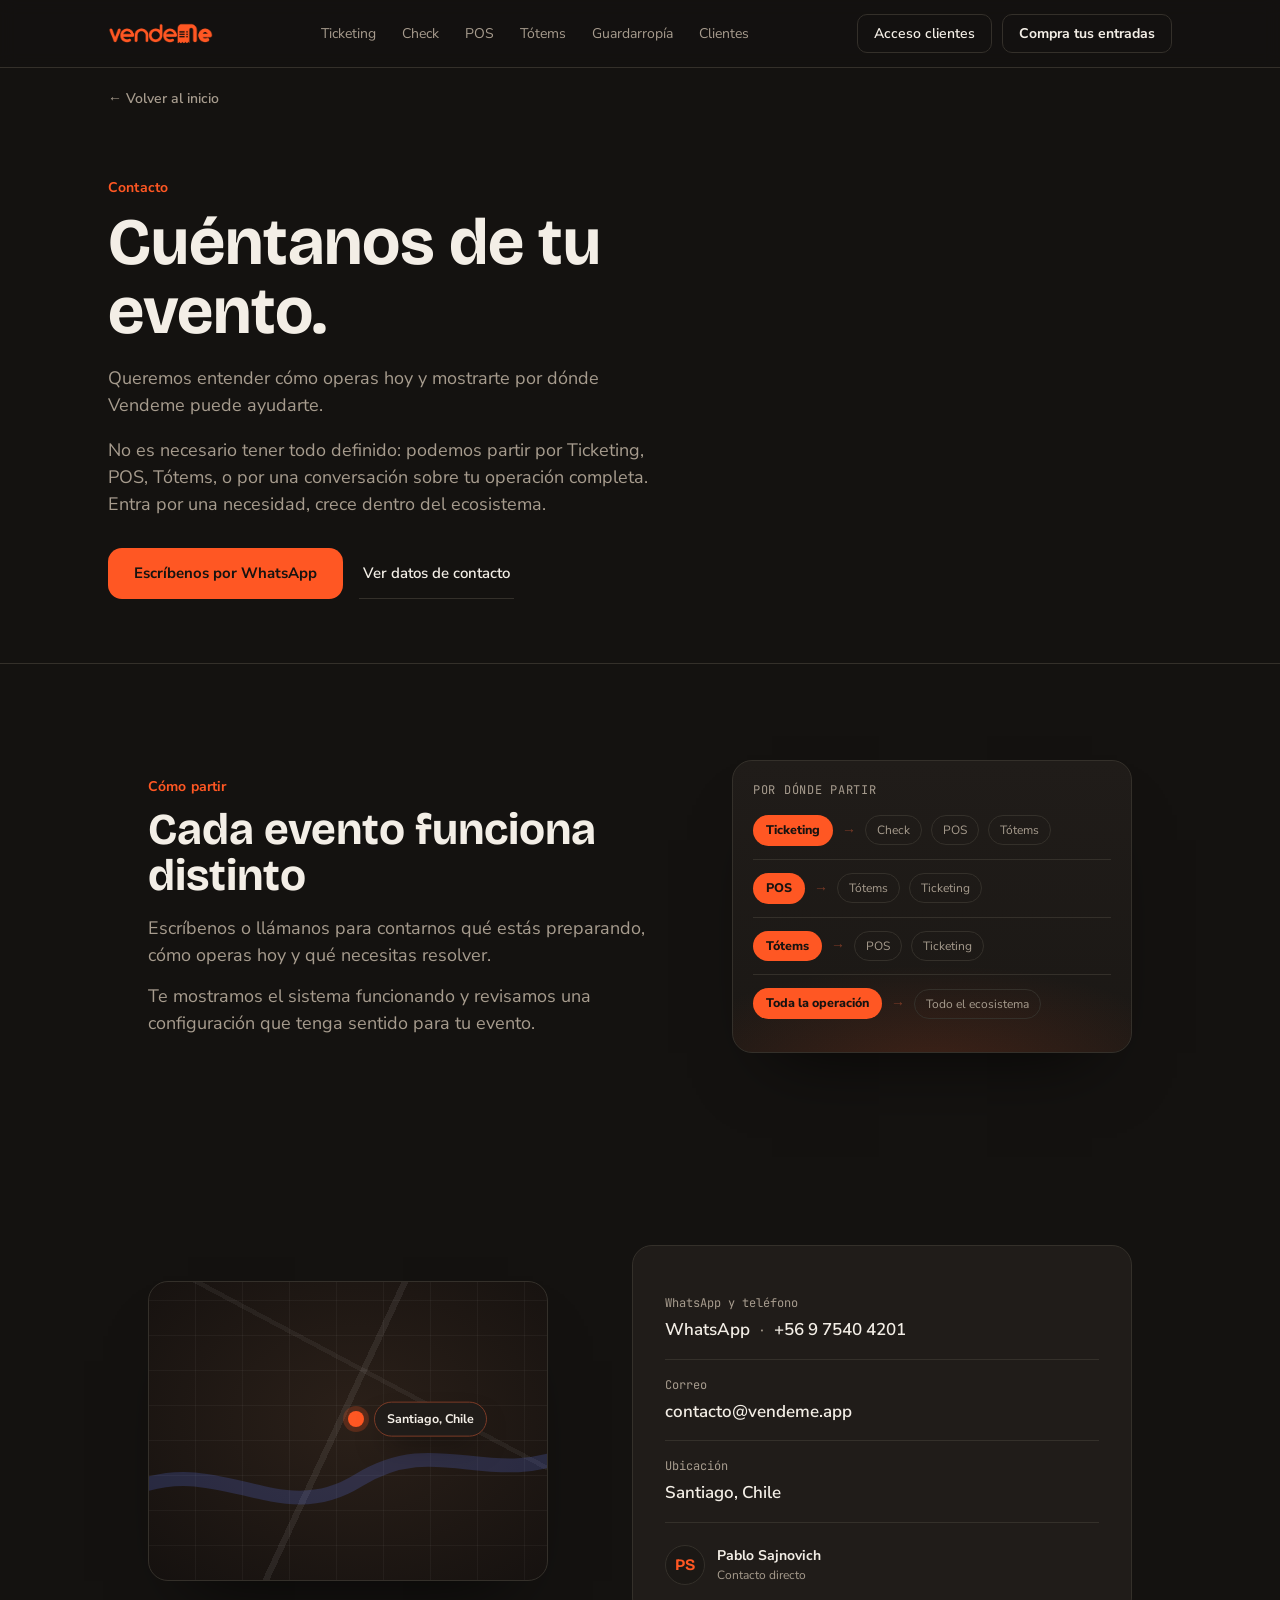
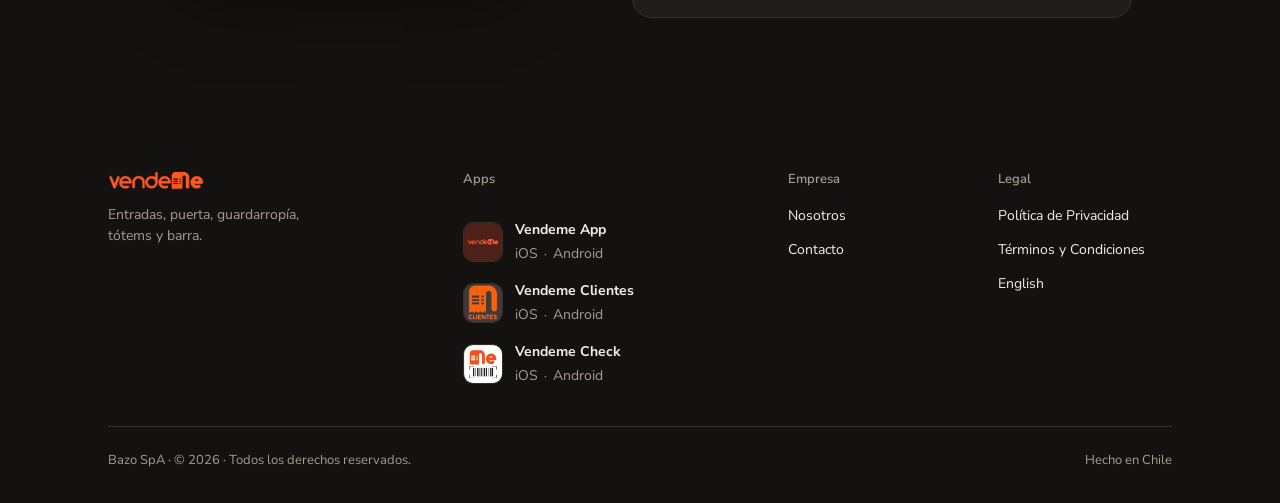
<file: contacto.html>
<!DOCTYPE html>
<html lang="es">
<head>
<meta charset="UTF-8">
<script>if('scrollRestoration' in history){history.scrollRestoration='manual';}</script>
<meta name="viewport" content="width=device-width, initial-scale=1.0">
<link rel="icon" type="image/png" href="assets/img/favicon-32.png">
<link rel="apple-touch-icon" href="assets/img/favicon-180.png">
<title>Contacto — Vendeme</title>
<meta name="description" content="Cuéntanos cómo opera tu evento hoy y te mostramos por dónde Vendeme puede ayudarte. Escríbenos por WhatsApp, correo o teléfono.">
<link rel="preconnect" href="https://fonts.googleapis.com">
<link href="https://fonts.googleapis.com/css2?family=Bricolage+Grotesque:wght@400;500;600;700;800&family=Nunito+Sans:wght@400;500;600;700;800&family=JetBrains+Mono:wght@400;500;700&display=swap" rel="stylesheet">
<link rel="stylesheet" href="assets/css/style.css">
</head>
<body>

<header>
  <div class="wrap nav">
    <a class="logo" href="index.html" aria-label="Vendeme — inicio"><img src="assets/img/logo.png" alt="Vendeme"></a>
    <ul class="nav-links">
      <li><a href="ticketing.html">Ticketing</a></li>
      <li><a href="check.html">Check</a></li>
      <li><a href="pos.html">POS</a></li>
      <li><a href="totems.html">Tótems</a></li>
      <li><a href="guardarropia.html">Guardarropía</a></li>
      <li><a href="clientes.html">Clientes</a></li>
    </ul>
    <div class="nav-buttons">
      <a class="nav-cta" href="https://clientes.vendeme.app" target="_blank" rel="noopener">Acceso clientes</a>
      <a class="nav-cta-primary" href="https://app.vendeme.app/" target="_blank" rel="noopener">Compra tus entradas</a>
      <button class="nav-toggle" aria-label="Abrir menú" aria-expanded="false">
        <svg class="i-open" viewBox="0 0 24 24" fill="none" xmlns="http://www.w3.org/2000/svg"><path d="M3 6h18M3 12h18M3 18h18" stroke="currentColor" stroke-width="2" stroke-linecap="round"/></svg>
        <svg class="i-close" viewBox="0 0 24 24" fill="none" xmlns="http://www.w3.org/2000/svg"><path d="M5 5l14 14M19 5L5 19" stroke="currentColor" stroke-width="2" stroke-linecap="round"/></svg>
      </button>
    </div>
  </div>
  <div class="nav-mobile">
    <div class="wrap">
      <ul>
        <li><a href="ticketing.html">Ticketing</a></li>
        <li><a href="check.html">Check</a></li>
        <li><a href="pos.html">POS</a></li>
        <li><a href="totems.html">Tótems</a></li>
        <li><a href="guardarropia.html">Guardarropía</a></li>
        <li><a href="clientes.html">Clientes</a></li>
      </ul>
      <div class="nav-mobile-actions">
        <a class="nav-cta" href="https://clientes.vendeme.app" target="_blank" rel="noopener">Acceso clientes</a>
        <a class="nav-cta-primary" href="https://app.vendeme.app/" target="_blank" rel="noopener">Compra tus entradas</a>
      </div>
    </div>
  </div>
</header>

<main>
  <div class="wrap breadcrumb"><a href="index.html">← Volver al inicio</a></div>

  <section class="page-hero">
    <div class="wrap">
      <div class="kicker">Contacto</div>
      <h1>Cuéntanos de tu evento.</h1>
      <p class="hero-sub">Queremos entender cómo operas hoy y mostrarte por dónde Vendeme puede ayudarte.</p>
        <p class="hero-sub">No es necesario tener todo definido: podemos partir por Ticketing, POS, Tótems, o por una conversación sobre tu operación completa. Entra por una necesidad, crece dentro del ecosistema.</p>
      <div class="hero-actions">
        <a class="btn-primary" href="https://wa.me/56975404201?text=Hola%20Vendeme%2C%20quiero%20saber%20m%C3%A1s%20de%20sus%20servicios">Escríbenos por WhatsApp</a>
        <a class="btn-ghost" href="#datos-contacto">Ver datos de contacto</a>
      </div>
    </div>
  </section>

  <section class="content-block has-visual" id="detalle">
    <div class="wrap">
      <div class="split-block">
        <div class="split-copy">
          <div class="kicker">Cómo partir</div>
          <h2>Cada evento funciona distinto</h2>
          <p>Escríbenos o llámanos para contarnos qué estás preparando, cómo operas hoy y qué necesitas resolver.</p>
          <p>Te mostramos el sistema funcionando y revisamos una configuración que tenga sentido para tu evento.</p>
        </div>
        <div class="split-visual" aria-hidden="true">
          <div class="vc">
            <div class="vc-label"><span>Por dónde partir</span></div>
            <div class="vc-route"><span class="from">Ticketing</span><span class="sep">→</span><span class="to">Check</span><span class="to">POS</span><span class="to">Tótems</span></div>
            <div class="vc-route"><span class="from">POS</span><span class="sep">→</span><span class="to">Tótems</span><span class="to">Ticketing</span></div>
            <div class="vc-route"><span class="from">Tótems</span><span class="sep">→</span><span class="to">POS</span><span class="to">Ticketing</span></div>
            <div class="vc-route"><span class="from">Toda la operación</span><span class="sep">→</span><span class="to">Todo el ecosistema</span></div>
          </div>
        </div>
      </div>
    </div>
  </section>

  <section class="content-block has-visual" id="datos-contacto">
    <div class="wrap">
      <div class="split-block reverse">
        <div class="split-copy">
          <div class="contact-card">
            <div class="contact-row">
              <span>WhatsApp y teléfono</span>
              <span class="contact-actions">
                <a href="https://wa.me/56975404201?text=Hola%20Vendeme%2C%20quiero%20saber%20m%C3%A1s%20de%20sus%20servicios" target="_blank" rel="noopener">WhatsApp</a>
                <span class="sep">·</span>
                <a href="tel:+56975404201">+56 9 7540 4201</a>
              </span>
            </div>
            <div class="contact-row"><span>Correo</span><a href="mailto:contacto@vendeme.app">contacto@vendeme.app</a></div>
            <div class="contact-row"><span>Ubicación</span><span>Santiago, Chile</span></div>
            <div class="contact-person">
              <div class="avatar">PS</div>
              <div>
                <div class="name">Pablo Sajnovich</div>
                <div class="role">Contacto directo</div>
              </div>
            </div>
          </div>
        </div>
        <div class="split-visual" aria-hidden="true">
          <div class="vc-map">
            <svg viewBox="0 0 400 300" preserveAspectRatio="none"><path d="M-20 210 C70 170 130 250 210 200 C290 150 340 210 430 170"/></svg>
            <span class="vc-map-pin"></span>
            <span class="vc-map-tag">Santiago, Chile</span>
          </div>
        </div>
      </div>
    </div>
  </section>
</main>
<footer>
  <div class="wrap">
    <div class="footer-top">
      <div>
        <a class="footer-logo" href="index.html" aria-label="Vendeme — inicio"><img src="assets/img/logo.png" alt="Vendeme"></a>
        <p class="footer-tag">Entradas, puerta, guardarropía, tótems y barra.</p>
      </div>
      <div class="footer-col footer-apps">
        <p class="col-title">Apps</p>
        <div class="app-row">
          <img class="app-icon" src="assets/img/app-icon-app.png" alt="" width="40" height="40" loading="lazy">
          <div class="app-row-body">
            <span class="app-name">Vendeme App</span>
            <span class="app-plat"><a href="https://apps.apple.com/cl/app/vendeme/id995637028">iOS</a><span class="sep">·</span><a href="https://play.google.com/store/apps/details?id=cl.bazo.vendemeapp&amp;hl=es_419">Android</a></span>
          </div>
        </div>
        <div class="app-row">
          <img class="app-icon" src="assets/img/app-icon-clientes.png" alt="" width="40" height="40" loading="lazy">
          <div class="app-row-body">
            <span class="app-name">Vendeme Clientes</span>
            <span class="app-plat"><a href="https://apps.apple.com/cl/app/vendeme-clientes/id6499478332">iOS</a><span class="sep">·</span><a href="https://play.google.com/store/apps/details?id=cl.bazo.vendemeclient&amp;hl=es_CL">Android</a></span>
          </div>
        </div>
        <div class="app-row">
          <img class="app-icon" src="assets/img/app-icon-check.png" alt="" width="40" height="40" loading="lazy">
          <div class="app-row-body">
            <span class="app-name">Vendeme Check</span>
            <span class="app-plat"><a href="https://apps.apple.com/cl/app/vendeme-check/id1490351162">iOS</a><span class="sep">·</span><a href="https://play.google.com/store/apps/details?id=cl.bazo.vendemecheck&amp;hl=es_CL">Android</a></span>
          </div>
        </div>
      </div>
      <div class="footer-col">
        <p class="col-title">Empresa</p>
        <ul>
          <li><a href="nosotros.html">Nosotros</a></li>
          <li><a href="contacto.html">Contacto</a></li>
        </ul>
      </div>
      <div class="footer-col">
        <p class="col-title">Legal</p>
        <ul>
          <li><a href="#">Política de Privacidad</a></li>
          <li><a href="#">Términos y Condiciones</a></li>
          <li><a href="#">English</a></li>
        </ul>
      </div>
    </div>
    <div class="footer-bottom">
      <span>Bazo SpA · © 2026 · Todos los derechos reservados.</span>
      <span>Hecho en Chile</span>
    </div>
  </div>
</footer>

<script src="assets/js/main.js"></script>

</body>
</html>
</file>
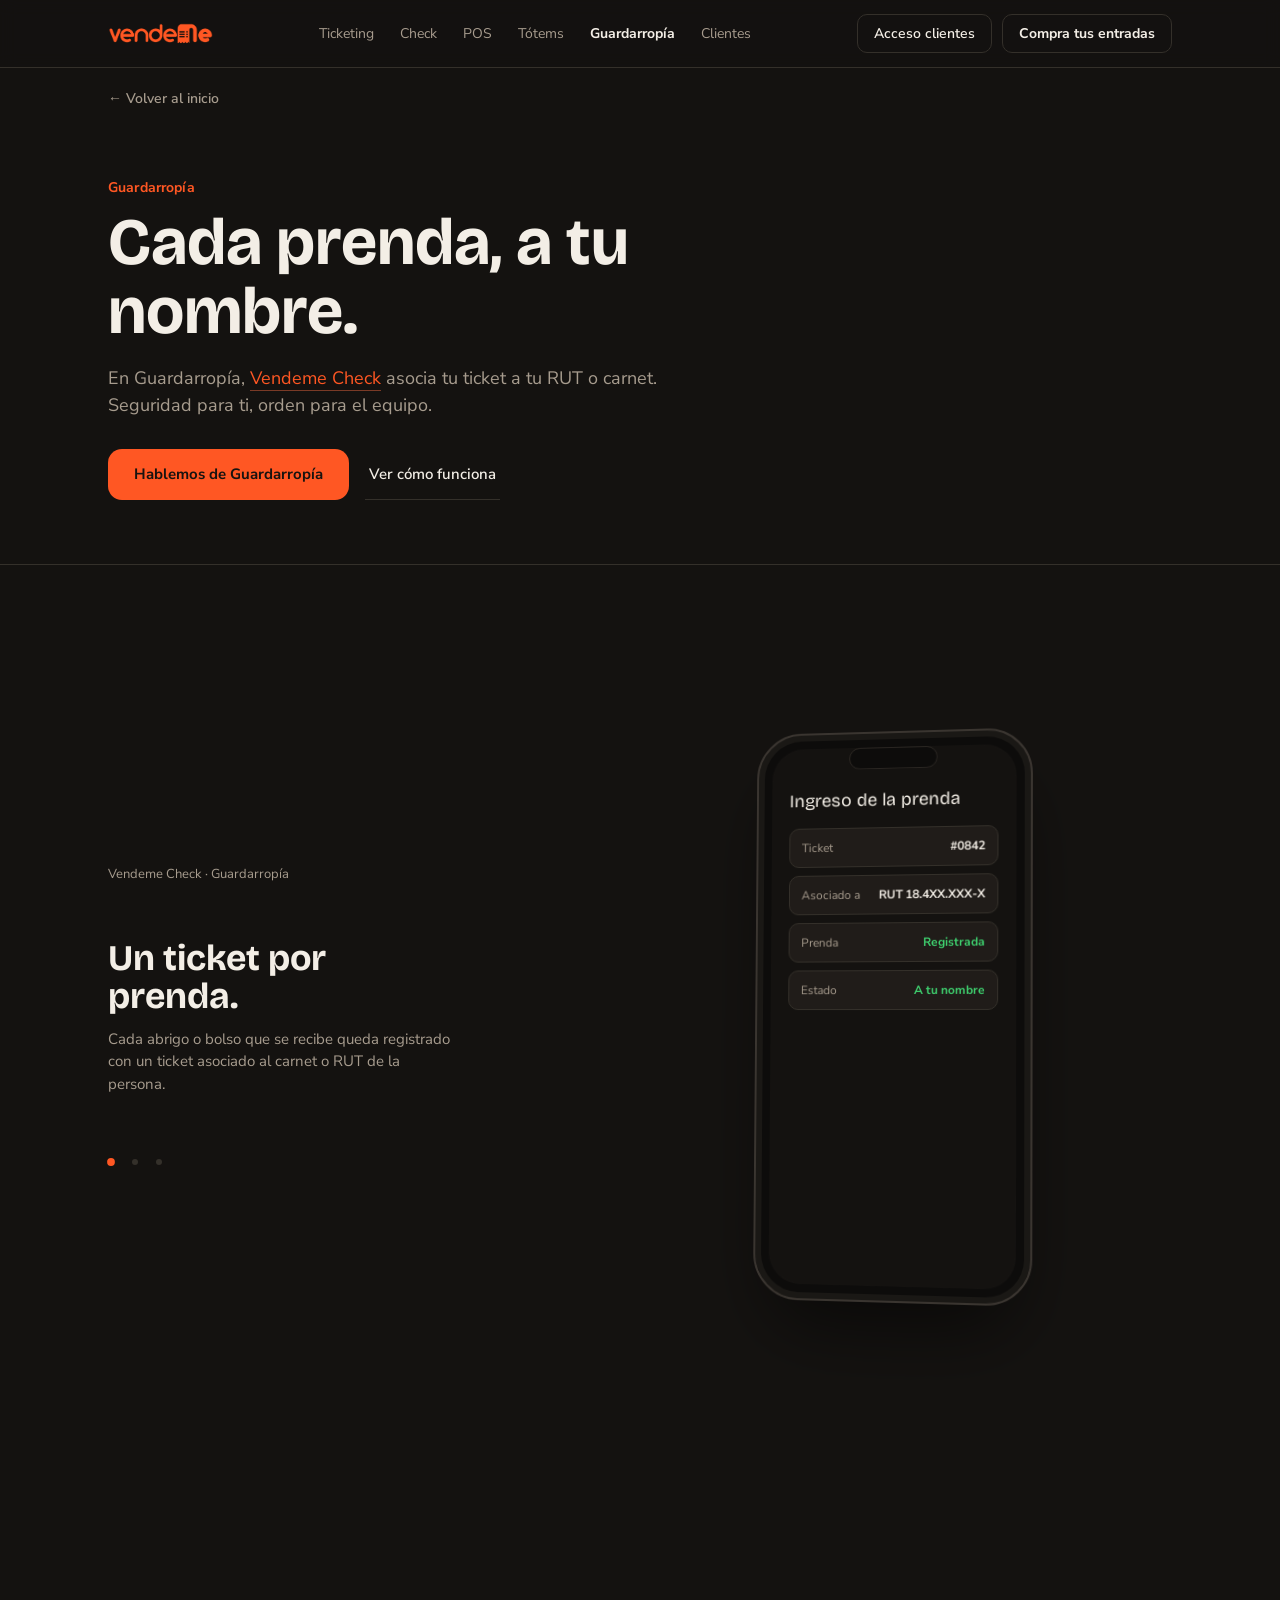
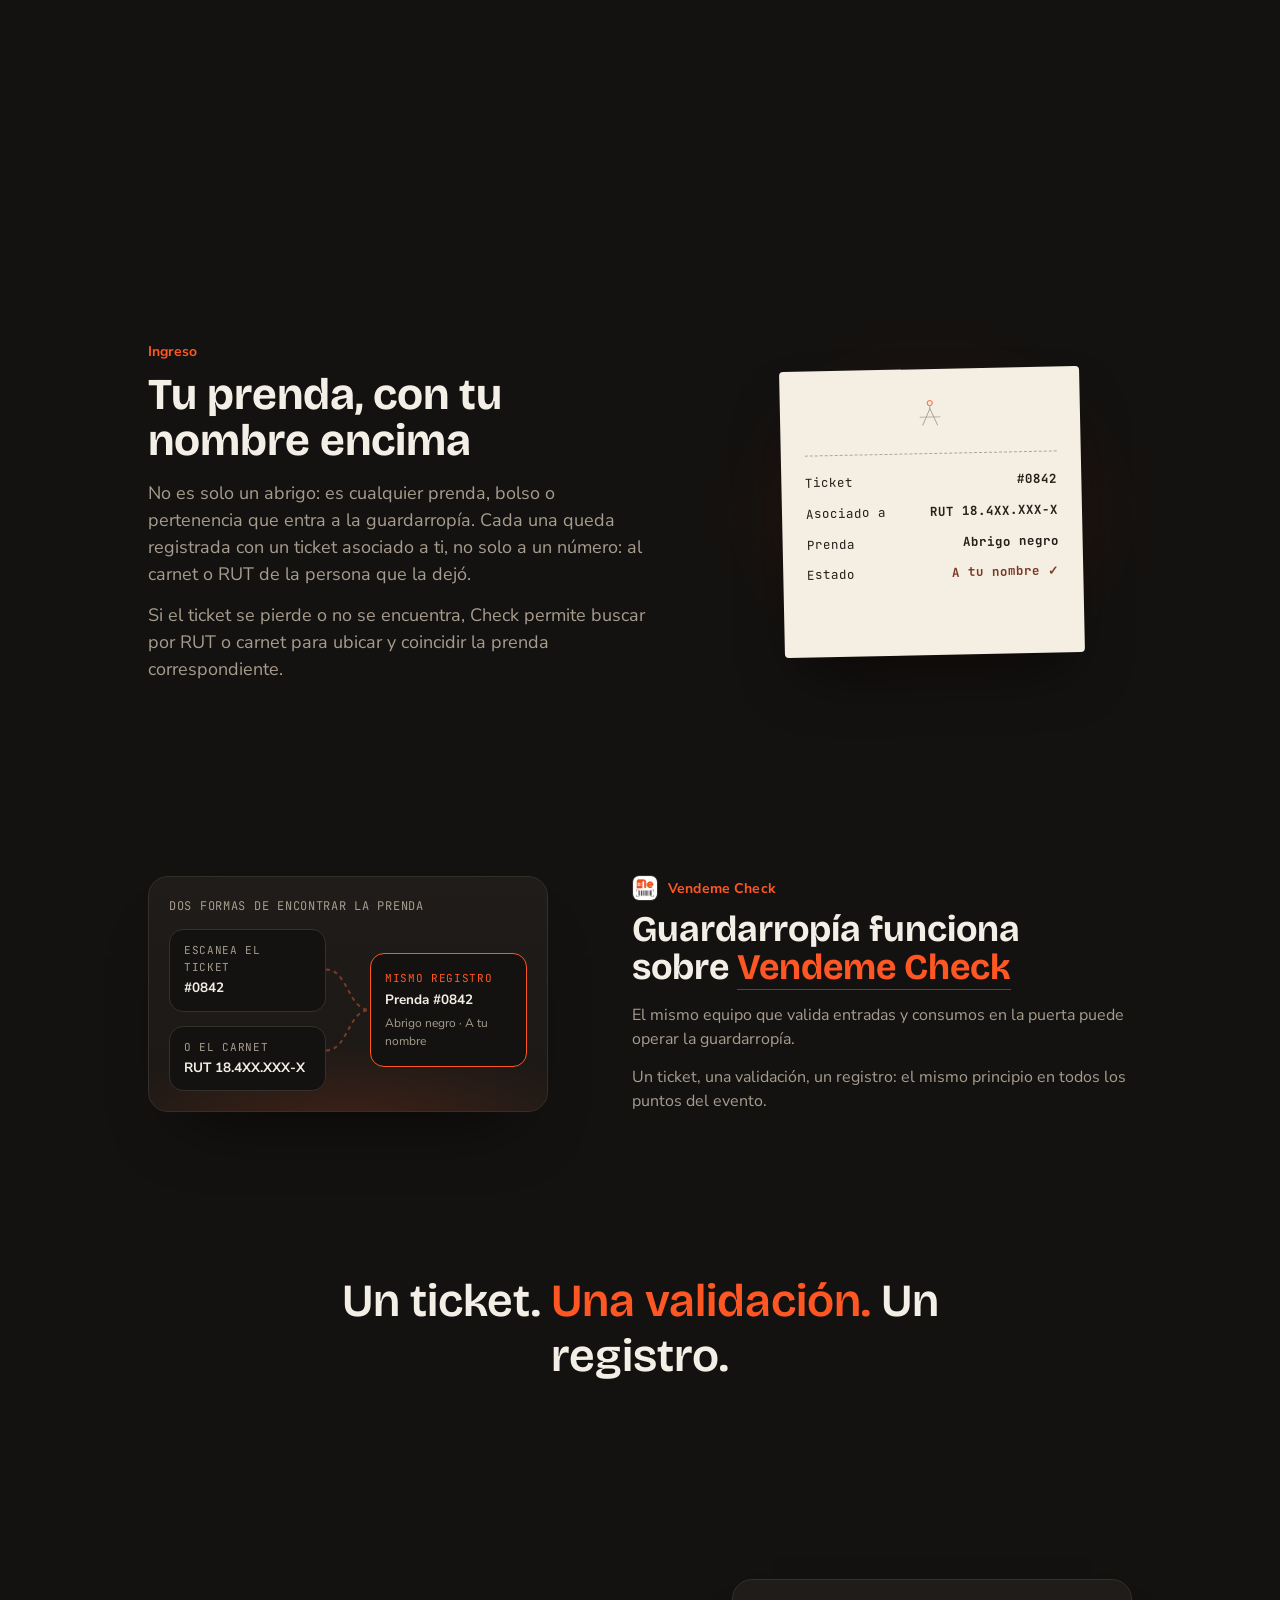
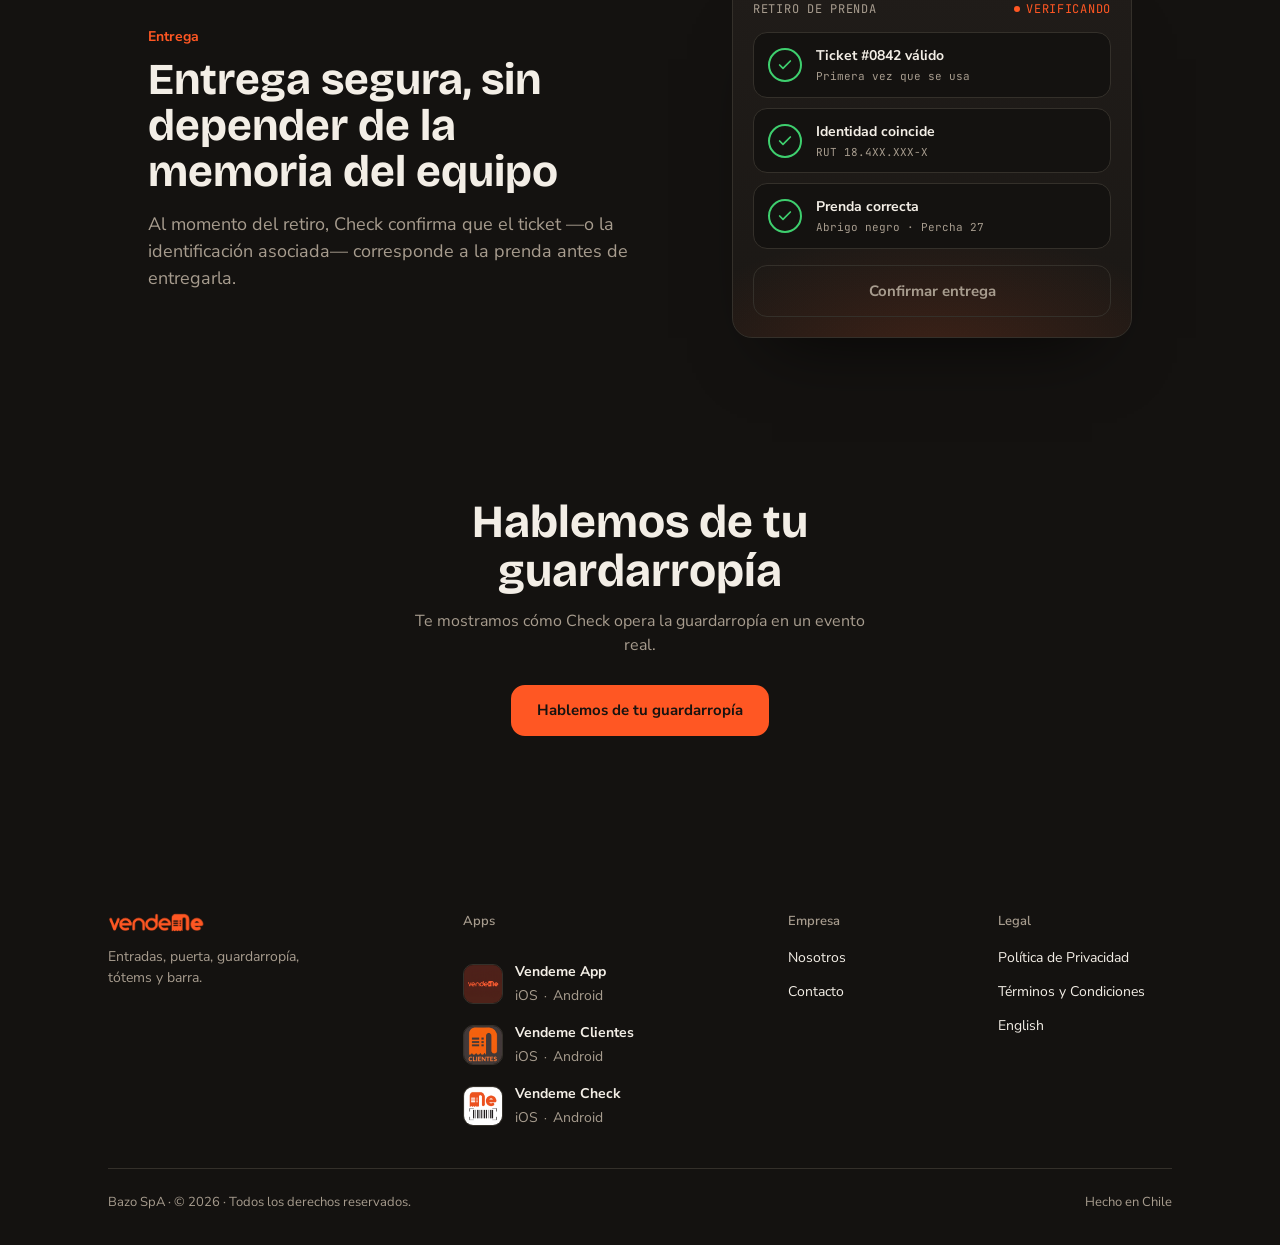
<file: guardarropia.html>
<!DOCTYPE html>
<html lang="es">
<head>
<meta charset="UTF-8">
<script>if('scrollRestoration' in history){history.scrollRestoration='manual';}</script>
<meta name="viewport" content="width=device-width, initial-scale=1.0">
<link rel="icon" type="image/png" href="assets/img/favicon-32.png">
<link rel="apple-touch-icon" href="assets/img/favicon-180.png">
<title>Guardarropía Vendeme — Un ticket, tu prenda</title>
<meta name="description" content="Guardarropía Vendeme: cada prenda queda asociada a tu carnet o RUT con Vendeme Check, y se retira quemando el ticket o buscando por identidad.">
<link rel="preconnect" href="https://fonts.googleapis.com">
<link href="https://fonts.googleapis.com/css2?family=Bricolage+Grotesque:wght@400;500;600;700;800&family=Nunito+Sans:wght@400;500;600;700;800&family=JetBrains+Mono:wght@400;500;700&display=swap" rel="stylesheet">
<link rel="stylesheet" href="assets/css/style.css">
</head>
<body>

<header>
  <div class="wrap nav">
    <a class="logo" href="index.html" aria-label="Vendeme — inicio"><img src="assets/img/logo.png" alt="Vendeme"></a>
    <ul class="nav-links">
      <li><a href="ticketing.html">Ticketing</a></li>
      <li><a href="check.html">Check</a></li>
      <li><a href="pos.html">POS</a></li>
      <li><a href="totems.html">Tótems</a></li>
      <li><a href="guardarropia.html">Guardarropía</a></li>
      <li><a href="clientes.html">Clientes</a></li>
    </ul>
    <div class="nav-buttons">
      <a class="nav-cta" href="https://clientes.vendeme.app" target="_blank" rel="noopener">Acceso clientes</a>
      <a class="nav-cta-primary" href="https://app.vendeme.app/" target="_blank" rel="noopener">Compra tus entradas</a>
      <button class="nav-toggle" aria-label="Abrir menú" aria-expanded="false">
        <svg class="i-open" viewBox="0 0 24 24" fill="none" xmlns="http://www.w3.org/2000/svg"><path d="M3 6h18M3 12h18M3 18h18" stroke="currentColor" stroke-width="2" stroke-linecap="round"/></svg>
        <svg class="i-close" viewBox="0 0 24 24" fill="none" xmlns="http://www.w3.org/2000/svg"><path d="M5 5l14 14M19 5L5 19" stroke="currentColor" stroke-width="2" stroke-linecap="round"/></svg>
      </button>
    </div>
  </div>
  <div class="nav-mobile">
    <div class="wrap">
      <ul>
        <li><a href="ticketing.html">Ticketing</a></li>
        <li><a href="check.html">Check</a></li>
        <li><a href="pos.html">POS</a></li>
        <li><a href="totems.html">Tótems</a></li>
        <li><a href="guardarropia.html">Guardarropía</a></li>
        <li><a href="clientes.html">Clientes</a></li>
      </ul>
      <div class="nav-mobile-actions">
        <a class="nav-cta" href="https://clientes.vendeme.app" target="_blank" rel="noopener">Acceso clientes</a>
        <a class="nav-cta-primary" href="https://app.vendeme.app/" target="_blank" rel="noopener">Compra tus entradas</a>
      </div>
    </div>
  </div>
</header>

<main>
  <div class="wrap breadcrumb"><a href="index.html">← Volver al inicio</a></div>

  <section class="page-hero">
    <div class="wrap">
      <div class="kicker">Guardarropía</div>
      <h1>Cada prenda, a tu nombre.</h1>
      <p class="hero-sub">En Guardarropía, <a href="check.html" class="inline-link">Vendeme Check</a> asocia tu ticket a tu RUT o carnet. Seguridad para ti, orden para el equipo.</p>
      <div class="hero-actions">
        <a class="btn-primary" href="https://wa.me/56975404201?text=Hola%20Vendeme%2C%20quiero%20saber%20m%C3%A1s%20de%20Vendeme%20Guardarrop%C3%ADa">Hablemos de Guardarropía</a>
        <a class="btn-ghost" href="#guardarropia-pin">Ver cómo funciona</a>
      </div>
    </div>
  </section>

  <div class="pin-wrap" id="guardarropia-pin" style="height:320vh;">
    <div class="pin-inner">
      <div class="pin-left">
        <div class="pin-kicker">Vendeme Check · Guardarropía</div>
        <div class="pin-text-col">
          <div class="pin-stage active">
            <h2>Un ticket por prenda.</h2>
            <p>Cada abrigo o bolso que se recibe queda registrado con un ticket asociado al carnet o RUT de la persona.</p>
          </div>
          <div class="pin-stage">
            <h2>Se retira quemando el ticket.</h2>
            <p><a href="check.html" class="inline-link">Vendeme Check</a> valida el ticket de guardarropía con el mismo principio que usa en la puerta: escanea, confirma, registra.</p>
          </div>
          <div class="pin-stage">
            <h2>¿Se perdió el ticket? Se busca por RUT.</h2>
            <p>Check también puede escanear el carnet para encontrar y coincidir la prenda correspondiente, sin depender del papel.</p>
          </div>
        </div>
        <div class="pin-progress">
          <div class="dot active"></div><div class="dot"></div><div class="dot"></div>
        </div>
      </div>

      <div class="pin-visual-col">
        <div class="device-frame" id="guardarropia-device" style="--tilt:-8deg;">
          <div class="notch"></div>
          <div class="device-screen">
            <div class="screen-panel active" data-stage="0">
              <p class="mock-title">Ingreso de la prenda</p>
              <div class="device-row"><span>Ticket</span><strong>#0842</strong></div>
              <div class="device-row"><span>Asociado a</span><strong>RUT 18.4XX.XXX-X</strong></div>
              <div class="device-row"><span>Prenda</span><span class="up">Registrada</span></div>
              <div class="device-row"><span>Estado</span><span class="up">A tu nombre</span></div>
            </div>
            <div class="screen-panel" data-stage="1">
              <p class="mock-title">Quema el ticket</p>
              <div class="device-row"><span>Escaneando ticket…</span><span class="up">✓</span></div>
              <div class="device-row"><span>Ticket #0842</span><strong>Válido</strong></div>
              <div class="device-row"><span>Uso</span><strong>Primera vez</strong></div>
              <div class="device-row"><span>Resultado</span><span class="up">Quemado</span></div>
            </div>
            <div class="screen-panel" data-stage="2">
              <p class="mock-title">Busca por RUT o carnet</p>
              <div class="device-row"><span>Escaneando carnet…</span><span class="up">✓</span></div>
              <div class="device-row"><span>RUT 18.4XX.XXX-X</span><strong>2 prendas</strong></div>
              <div class="device-row"><span>Abrigo negro</span><strong>Percha 27</strong></div>
              <div class="device-row"><span>Bolso</span><strong>Percha 31</strong></div>
              <div class="device-row"><span>Resultado</span><span class="up">Entrega confirmada</span></div>
            </div>
          </div>
        </div>
      </div>
    </div>
  </div>

  <section class="content-block has-visual" id="detalle">
    <div class="wrap">
      <div class="split-block">
        <div class="split-copy">
          <div class="kicker">Ingreso</div>
          <h2>Tu prenda, con tu nombre encima</h2>
          <p>No es solo un abrigo: es cualquier prenda, bolso o pertenencia que entra a la guardarropía. Cada una queda registrada con un ticket asociado a ti, no solo a un número: al carnet o RUT de la persona que la dejó.</p>
          <p>Si el ticket se pierde o no se encuentra, Check permite buscar por RUT o carnet para ubicar y coincidir la prenda correspondiente.</p>
        </div>
        <div class="split-visual" aria-hidden="true">
          <div class="vc-ticket-stage">
            <div class="claim-ticket scanning">
              <div class="claim-ticket-top">
                <svg viewBox="0 0 120 120" fill="none" xmlns="http://www.w3.org/2000/svg">
                  <circle cx="60" cy="22" r="7" stroke="#ff5723" stroke-width="2.5"/>
                  <path d="M60 29v8M40 82l20-45 20 45" stroke="#a79c8e" stroke-width="2.5" stroke-linecap="round" stroke-linejoin="round"/>
                  <path d="M32 60h56" stroke="#a79c8e" stroke-width="2"/>
                </svg>
              </div>
              <div class="claim-ticket-rule"></div>
              <div class="claim-ticket-row"><span>Ticket</span><strong>#0842</strong></div>
              <div class="claim-ticket-row"><span>Asociado a</span><strong>RUT 18.4XX.XXX-X</strong></div>
              <div class="claim-ticket-row"><span>Prenda</span><strong>Abrigo negro</strong></div>
              <div class="claim-ticket-row"><span>Estado</span><strong class="up">A tu nombre ✓</strong></div>
              <div class="claim-scan"></div>
              <div class="claim-stamp">ENTREGADO</div>
            </div>
          </div>
        </div>
      </div>
    </div>
  </section>

  <section class="content-block alt has-visual">
    <div class="wrap">
      <div class="split-block reverse">
        <div class="split-copy">
          <div class="kicker kicker-app"><img class="kicker-icon" src="assets/img/app-icon-check.png" alt="" width="26" height="26" loading="lazy">Vendeme Check</div>
          <h2>Guardarropía funciona sobre <a href="check.html" class="inline-link">Vendeme Check</a></h2>
          <p>El mismo equipo que valida entradas y consumos en la puerta puede operar la guardarropía.</p>
          <p>Un ticket, una validación, un registro: el mismo principio en todos los puntos del evento.</p>
        </div>
        <div class="split-visual" aria-hidden="true">
          <div class="vc">
            <div class="vc-label"><span>Dos formas de encontrar la prenda</span></div>
            <div class="vc-merge">
              <div class="vc-merge-in">
                <div class="vc-chip"><small>Escanea el ticket</small><strong>#0842</strong></div>
                <div class="vc-chip"><small>O el carnet</small><strong>RUT 18.4XX.XXX-X</strong></div>
              </div>
              <svg class="vc-merge-svg" viewBox="0 0 44 100" preserveAspectRatio="none"><path d="M0 25C22 25 22 50 44 50"/><path d="M0 75C22 75 22 50 44 50"/></svg>
              <div class="vc-merge-arrow">↓</div>
              <div class="vc-merge-out">
                <div class="vc-chip out"><small>Mismo registro</small><strong>Prenda #0842</strong><span>Abrigo negro · A tu nombre</span></div>
              </div>
            </div>
          </div>
        </div>
      </div>
    </div>
  </section>

  <section class="big-statement">
    <div class="wrap">
      <p>Un ticket. <span class="accent">Una validación.</span> Un registro.</p>
    </div>
  </section>

  <section class="content-block alt has-visual">
    <div class="wrap">
      <div class="split-block">
        <div class="split-copy">
          <div class="kicker">Entrega</div>
          <h2>Entrega segura, sin depender de la memoria del equipo</h2>
          <p>Al momento del retiro, Check confirma que el ticket —o la identificación asociada— corresponde a la prenda antes de entregarla.</p>
        </div>
        <div class="split-visual" aria-hidden="true">
          <div class="vc">
            <div class="vc-label"><span>Retiro de prenda</span><span class="vc-live">Verificando</span></div>
            <div class="vc-result valid">
              <span class="badge"><svg viewBox="0 0 24 24" fill="none"><path d="M4 12l5 5L20 6" stroke="currentColor" stroke-width="2.6" stroke-linecap="round" stroke-linejoin="round"/></svg></span>
              <div><strong>Ticket #0842 válido</strong><span class="sub">Primera vez que se usa</span></div>
            </div>
            <div class="vc-result valid">
              <span class="badge"><svg viewBox="0 0 24 24" fill="none"><path d="M4 12l5 5L20 6" stroke="currentColor" stroke-width="2.6" stroke-linecap="round" stroke-linejoin="round"/></svg></span>
              <div><strong>Identidad coincide</strong><span class="sub">RUT 18.4XX.XXX-X</span></div>
            </div>
            <div class="vc-result valid">
              <span class="badge"><svg viewBox="0 0 24 24" fill="none"><path d="M4 12l5 5L20 6" stroke="currentColor" stroke-width="2.6" stroke-linecap="round" stroke-linejoin="round"/></svg></span>
              <div><strong>Prenda correcta</strong><span class="sub">Abrigo negro · Percha 27</span></div>
            </div>
            <div class="vc-pay" style="margin-top:16px;">Confirmar entrega</div>
          </div>
        </div>
      </div>
    </div>
  </section>

  <section class="cta-banner">
    <div class="wrap">
      <h2>Hablemos de tu guardarropía</h2>
      <p>Te mostramos cómo Check opera la guardarropía en un evento real.</p>
      <div class="hero-actions">
        <a class="btn-primary" href="https://wa.me/56975404201?text=Hola%20Vendeme%2C%20quiero%20saber%20m%C3%A1s%20de%20Vendeme%20Guardarrop%C3%ADa">Hablemos de tu guardarropía</a>
      </div>
    </div>
  </section>
</main>
<footer>
  <div class="wrap">
    <div class="footer-top">
      <div>
        <a class="footer-logo" href="index.html" aria-label="Vendeme — inicio"><img src="assets/img/logo.png" alt="Vendeme"></a>
        <p class="footer-tag">Entradas, puerta, guardarropía, tótems y barra.</p>
      </div>
      <div class="footer-col footer-apps">
        <p class="col-title">Apps</p>
        <div class="app-row">
          <img class="app-icon" src="assets/img/app-icon-app.png" alt="" width="40" height="40" loading="lazy">
          <div class="app-row-body">
            <span class="app-name">Vendeme App</span>
            <span class="app-plat"><a href="https://apps.apple.com/cl/app/vendeme/id995637028">iOS</a><span class="sep">·</span><a href="https://play.google.com/store/apps/details?id=cl.bazo.vendemeapp&amp;hl=es_419">Android</a></span>
          </div>
        </div>
        <div class="app-row">
          <img class="app-icon" src="assets/img/app-icon-clientes.png" alt="" width="40" height="40" loading="lazy">
          <div class="app-row-body">
            <span class="app-name">Vendeme Clientes</span>
            <span class="app-plat"><a href="https://apps.apple.com/cl/app/vendeme-clientes/id6499478332">iOS</a><span class="sep">·</span><a href="https://play.google.com/store/apps/details?id=cl.bazo.vendemeclient&amp;hl=es_CL">Android</a></span>
          </div>
        </div>
        <div class="app-row">
          <img class="app-icon" src="assets/img/app-icon-check.png" alt="" width="40" height="40" loading="lazy">
          <div class="app-row-body">
            <span class="app-name">Vendeme Check</span>
            <span class="app-plat"><a href="https://apps.apple.com/cl/app/vendeme-check/id1490351162">iOS</a><span class="sep">·</span><a href="https://play.google.com/store/apps/details?id=cl.bazo.vendemecheck&amp;hl=es_CL">Android</a></span>
          </div>
        </div>
      </div>
      <div class="footer-col">
        <p class="col-title">Empresa</p>
        <ul>
          <li><a href="nosotros.html">Nosotros</a></li>
          <li><a href="contacto.html">Contacto</a></li>
        </ul>
      </div>
      <div class="footer-col">
        <p class="col-title">Legal</p>
        <ul>
          <li><a href="#">Política de Privacidad</a></li>
          <li><a href="#">Términos y Condiciones</a></li>
          <li><a href="#">English</a></li>
        </ul>
      </div>
    </div>
    <div class="footer-bottom">
      <span>Bazo SpA · © 2026 · Todos los derechos reservados.</span>
      <span>Hecho en Chile</span>
    </div>
  </div>
</footer>

<script src="assets/js/main.js"></script>


</body>
</html>
</file>
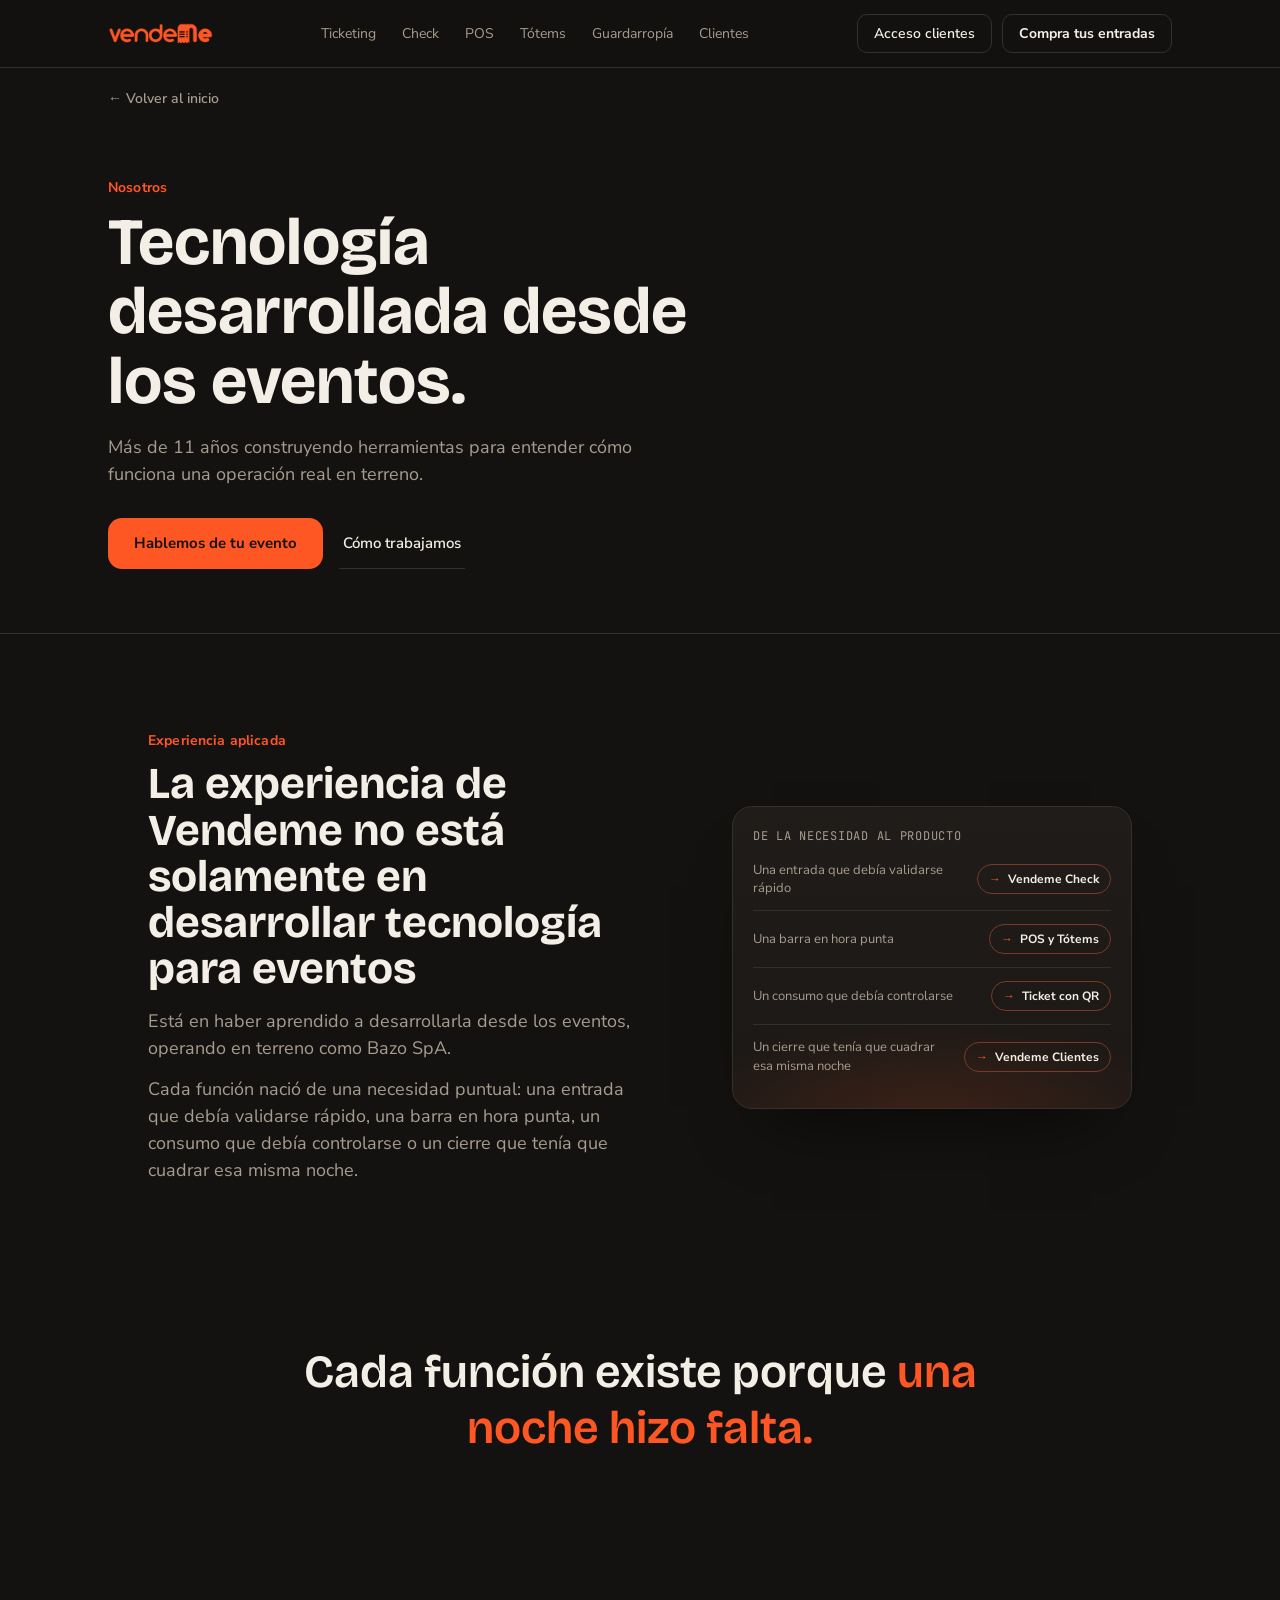
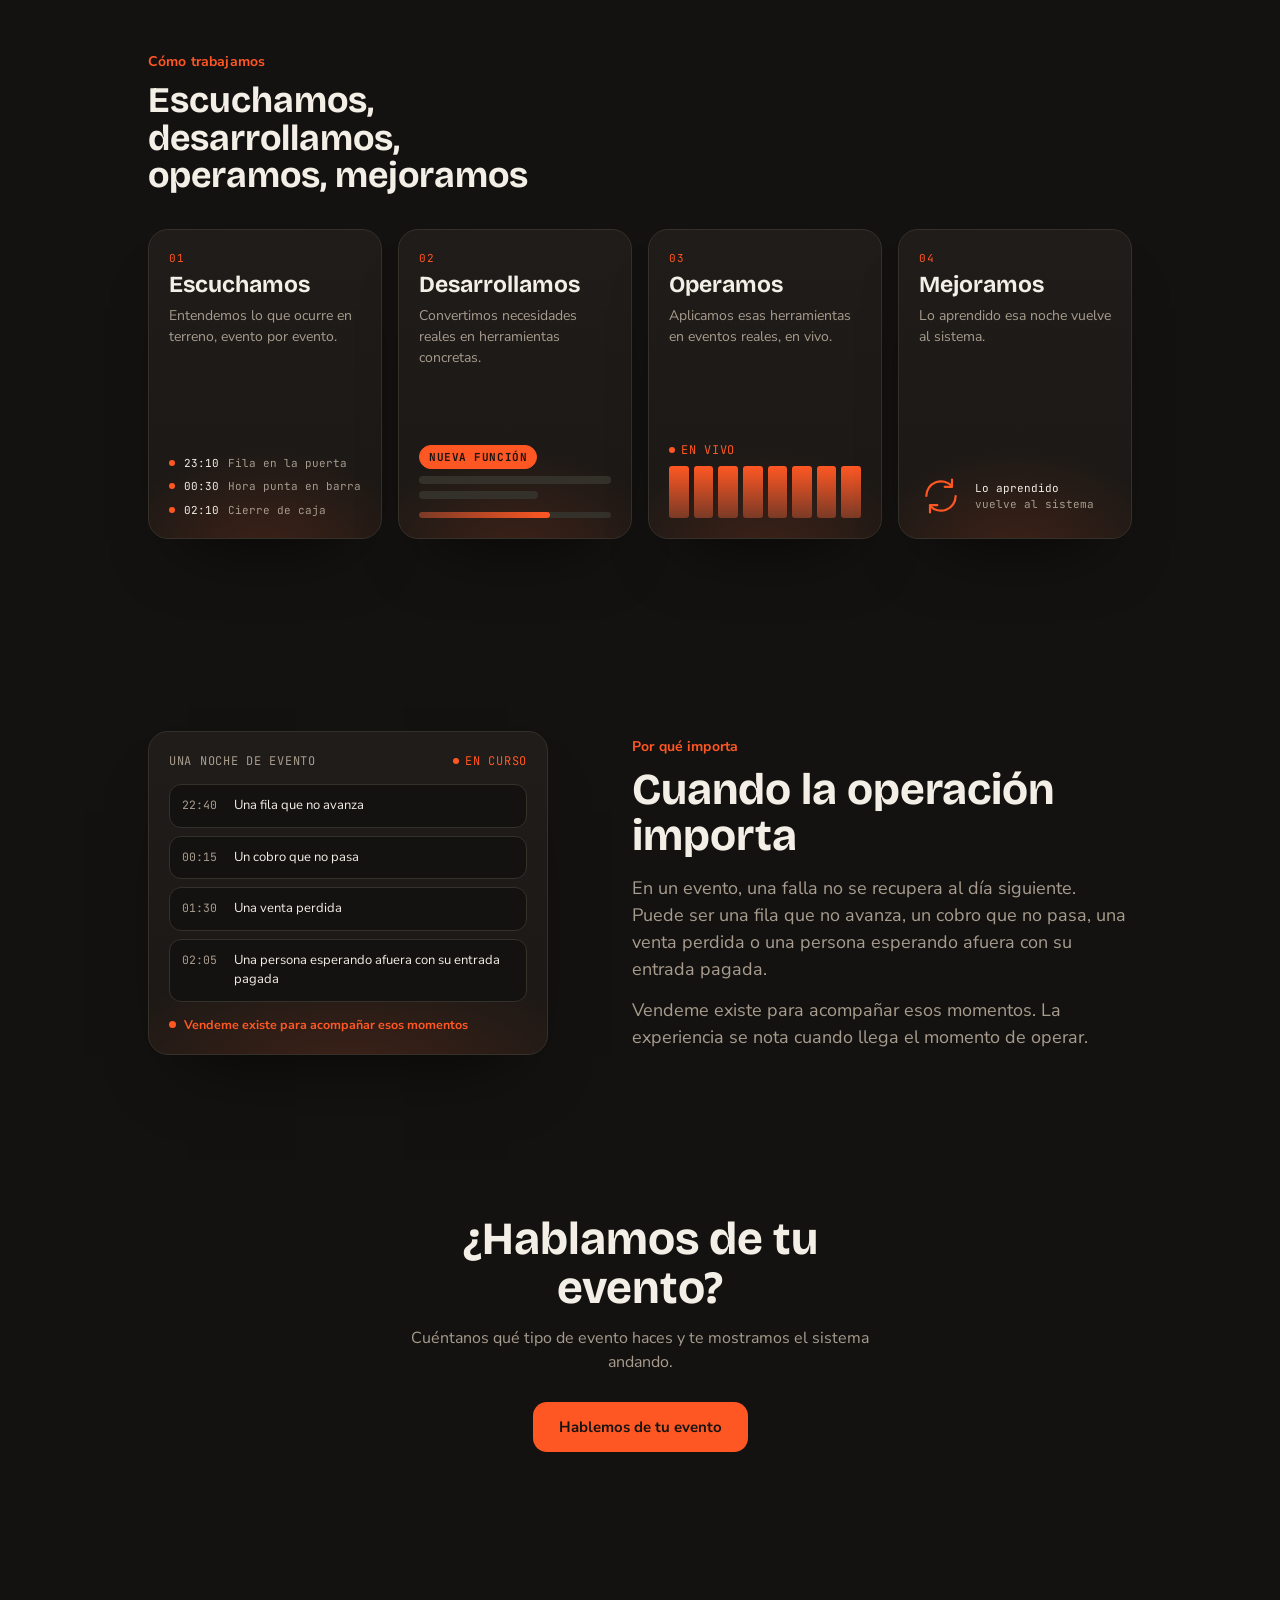
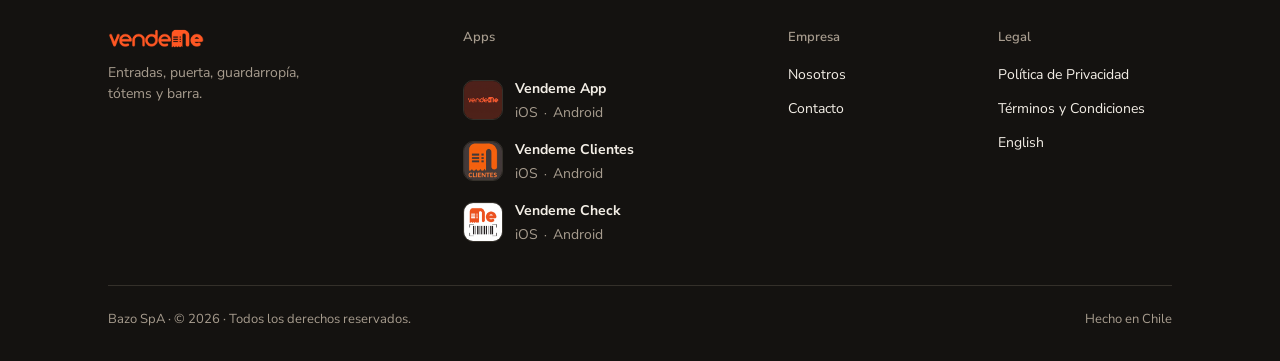
<file: nosotros.html>
<!DOCTYPE html>
<html lang="es">
<head>
<meta charset="UTF-8">
<script>if('scrollRestoration' in history){history.scrollRestoration='manual';}</script>
<meta name="viewport" content="width=device-width, initial-scale=1.0">
<link rel="icon" type="image/png" href="assets/img/favicon-32.png">
<link rel="apple-touch-icon" href="assets/img/favicon-180.png">
<title>Nosotros — Vendeme</title>
<meta name="description" content="Más de 11 años desarrollando tecnología para eventos desde la operación real en terreno. Conoce cómo trabaja Vendeme.">
<link rel="preconnect" href="https://fonts.googleapis.com">
<link href="https://fonts.googleapis.com/css2?family=Bricolage+Grotesque:wght@400;500;600;700;800&family=Nunito+Sans:wght@400;500;600;700;800&family=JetBrains+Mono:wght@400;500;700&display=swap" rel="stylesheet">
<link rel="stylesheet" href="assets/css/style.css">
</head>
<body>

<header>
  <div class="wrap nav">
    <a class="logo" href="index.html" aria-label="Vendeme — inicio"><img src="assets/img/logo.png" alt="Vendeme"></a>
    <ul class="nav-links">
      <li><a href="ticketing.html">Ticketing</a></li>
      <li><a href="check.html">Check</a></li>
      <li><a href="pos.html">POS</a></li>
      <li><a href="totems.html">Tótems</a></li>
      <li><a href="guardarropia.html">Guardarropía</a></li>
      <li><a href="clientes.html">Clientes</a></li>
    </ul>
    <div class="nav-buttons">
      <a class="nav-cta" href="https://clientes.vendeme.app" target="_blank" rel="noopener">Acceso clientes</a>
      <a class="nav-cta-primary" href="https://app.vendeme.app/" target="_blank" rel="noopener">Compra tus entradas</a>
      <button class="nav-toggle" aria-label="Abrir menú" aria-expanded="false">
        <svg class="i-open" viewBox="0 0 24 24" fill="none" xmlns="http://www.w3.org/2000/svg"><path d="M3 6h18M3 12h18M3 18h18" stroke="currentColor" stroke-width="2" stroke-linecap="round"/></svg>
        <svg class="i-close" viewBox="0 0 24 24" fill="none" xmlns="http://www.w3.org/2000/svg"><path d="M5 5l14 14M19 5L5 19" stroke="currentColor" stroke-width="2" stroke-linecap="round"/></svg>
      </button>
    </div>
  </div>
  <div class="nav-mobile">
    <div class="wrap">
      <ul>
        <li><a href="ticketing.html">Ticketing</a></li>
        <li><a href="check.html">Check</a></li>
        <li><a href="pos.html">POS</a></li>
        <li><a href="totems.html">Tótems</a></li>
        <li><a href="guardarropia.html">Guardarropía</a></li>
        <li><a href="clientes.html">Clientes</a></li>
      </ul>
      <div class="nav-mobile-actions">
        <a class="nav-cta" href="https://clientes.vendeme.app" target="_blank" rel="noopener">Acceso clientes</a>
        <a class="nav-cta-primary" href="https://app.vendeme.app/" target="_blank" rel="noopener">Compra tus entradas</a>
      </div>
    </div>
  </div>
</header>

<main>
  <div class="wrap breadcrumb"><a href="index.html">← Volver al inicio</a></div>

  <section class="page-hero">
    <div class="wrap">
      <div class="kicker">Nosotros</div>
      <h1>Tecnología desarrollada desde los eventos.</h1>
      <p class="hero-sub">Más de 11 años construyendo herramientas para entender cómo funciona una operación real en terreno.</p>
      <div class="hero-actions">
        <a class="btn-primary" href="https://wa.me/56975404201?text=Hola%20Vendeme%2C%20quiero%20saber%20m%C3%A1s%20de%20sus%20servicios">Hablemos de tu evento</a>
        <a class="btn-ghost" href="#detalle">Cómo trabajamos</a>
      </div>
    </div>
  </section>

  <section class="content-block has-visual" id="detalle">
    <div class="wrap">
      <div class="split-block">
        <div class="split-copy">
          <div class="kicker">Experiencia aplicada</div>
          <h2>La experiencia de Vendeme no está solamente en desarrollar tecnología para eventos</h2>
          <p>Está en haber aprendido a desarrollarla desde los eventos, operando en terreno como Bazo SpA.</p>
          <p>Cada función nació de una necesidad puntual: una entrada que debía validarse rápido, una barra en hora punta, un consumo que debía controlarse o un cierre que tenía que cuadrar esa misma noche.</p>
        </div>
        <div class="split-visual">
          <div class="vc">
            <div class="vc-label"><span>De la necesidad al producto</span></div>
            <div class="vc-story"><span class="was">Una entrada que debía validarse rápido</span><b class="became">Vendeme Check</b></div>
            <div class="vc-story"><span class="was">Una barra en hora punta</span><b class="became">POS y Tótems</b></div>
            <div class="vc-story"><span class="was">Un consumo que debía controlarse</span><b class="became">Ticket con QR</b></div>
            <div class="vc-story"><span class="was">Un cierre que tenía que cuadrar esa misma noche</span><b class="became">Vendeme Clientes</b></div>
          </div>
        </div>
      </div>
    </div>
  </section>

  <section class="big-statement">
    <div class="wrap">
      <p>Cada función existe porque <span class="accent">una noche hizo falta.</span></p>
    </div>
  </section>

  <section class="content-block alt has-visual">
    <div class="wrap">
      <div class="kicker">Cómo trabajamos</div>
      <h2>Escuchamos, desarrollamos, operamos, mejoramos</h2>
      <div class="vc-steps" role="region" aria-label="Cómo trabajamos" tabindex="0">
        <div class="vc vc-stepcard">
          <span class="n">01</span>
          <h3>Escuchamos</h3>
          <p>Entendemos lo que ocurre en terreno, evento por evento.</p>
          <div class="vc-scene" aria-hidden="true">
            <div class="vc-noterow"><b>23:10</b> Fila en la puerta</div>
            <div class="vc-noterow"><b>00:30</b> Hora punta en barra</div>
            <div class="vc-noterow"><b>02:10</b> Cierre de caja</div>
          </div>
        </div>
        <div class="vc vc-stepcard">
          <span class="n">02</span>
          <h3>Desarrollamos</h3>
          <p>Convertimos necesidades reales en herramientas concretas.</p>
          <div class="vc-scene" aria-hidden="true">
            <span class="vc-pill on">Nueva función</span>
            <div class="vc-skel"></div>
            <div class="vc-skel s"></div>
            <div class="vc-bar grow"><i style="--w:68%"></i></div>
          </div>
        </div>
        <div class="vc vc-stepcard">
          <span class="n">03</span>
          <h3>Operamos</h3>
          <p>Aplicamos esas herramientas en eventos reales, en vivo.</p>
          <div class="vc-scene" aria-hidden="true">
            <span class="vc-live">En vivo</span>
            <div class="vc-eq"><i style="--i:0"></i><i style="--i:1"></i><i style="--i:2"></i><i style="--i:3"></i><i style="--i:4"></i><i style="--i:5"></i><i style="--i:6"></i><i style="--i:7"></i></div>
          </div>
        </div>
        <div class="vc vc-stepcard">
          <span class="n">04</span>
          <h3>Mejoramos</h3>
          <p>Lo aprendido esa noche vuelve al sistema.</p>
          <div class="vc-scene" aria-hidden="true">
            <div class="vc-loop">
              <svg viewBox="0 0 48 48"><path d="M40 24a16 16 0 0 1-28 10.6"/><path d="M8 24a16 16 0 0 1 28-10.6"/><path d="M36 6v8h-8"/><path d="M12 42v-8h8"/></svg>
              <span><b>Lo aprendido</b>vuelve al sistema</span>
            </div>
          </div>
        </div>
      </div>
    </div>
  </section>

  <section class="content-block has-visual">
    <div class="wrap">
      <div class="split-block reverse">
        <div class="split-copy">
          <div class="kicker">Por qué importa</div>
          <h2>Cuando la operación importa</h2>
          <p>En un evento, una falla no se recupera al día siguiente. Puede ser una fila que no avanza, un cobro que no pasa, una venta perdida o una persona esperando afuera con su entrada pagada.</p>
          <p>Vendeme existe para acompañar esos momentos. La experiencia se nota cuando llega el momento de operar.</p>
        </div>
        <div class="split-visual" aria-hidden="true">
          <div class="vc">
            <div class="vc-label"><span>Una noche de evento</span><span class="vc-live">En curso</span></div>
            <div class="vc-moment" style="--i:0"><time>22:40</time><span>Una fila que no avanza</span></div>
            <div class="vc-moment" style="--i:1"><time>00:15</time><span>Un cobro que no pasa</span></div>
            <div class="vc-moment" style="--i:2"><time>01:30</time><span>Una venta perdida</span></div>
            <div class="vc-moment" style="--i:3"><time>02:05</time><span>Una persona esperando afuera con su entrada pagada</span></div>
            <div class="vc-foot">Vendeme existe para acompañar esos momentos</div>
          </div>
        </div>
      </div>
    </div>
  </section>

  <section class="cta-banner">
    <div class="wrap">
      <h2>¿Hablamos de tu evento?</h2>
      <p>Cuéntanos qué tipo de evento haces y te mostramos el sistema andando.</p>
      <div class="hero-actions">
        <a class="btn-primary" href="https://wa.me/56975404201?text=Hola%20Vendeme%2C%20quiero%20saber%20m%C3%A1s%20de%20sus%20servicios">Hablemos de tu evento</a>
      </div>
    </div>
  </section>
</main>
<footer>
  <div class="wrap">
    <div class="footer-top">
      <div>
        <a class="footer-logo" href="index.html" aria-label="Vendeme — inicio"><img src="assets/img/logo.png" alt="Vendeme"></a>
        <p class="footer-tag">Entradas, puerta, guardarropía, tótems y barra.</p>
      </div>
      <div class="footer-col footer-apps">
        <p class="col-title">Apps</p>
        <div class="app-row">
          <img class="app-icon" src="assets/img/app-icon-app.png" alt="" width="40" height="40" loading="lazy">
          <div class="app-row-body">
            <span class="app-name">Vendeme App</span>
            <span class="app-plat"><a href="https://apps.apple.com/cl/app/vendeme/id995637028">iOS</a><span class="sep">·</span><a href="https://play.google.com/store/apps/details?id=cl.bazo.vendemeapp&amp;hl=es_419">Android</a></span>
          </div>
        </div>
        <div class="app-row">
          <img class="app-icon" src="assets/img/app-icon-clientes.png" alt="" width="40" height="40" loading="lazy">
          <div class="app-row-body">
            <span class="app-name">Vendeme Clientes</span>
            <span class="app-plat"><a href="https://apps.apple.com/cl/app/vendeme-clientes/id6499478332">iOS</a><span class="sep">·</span><a href="https://play.google.com/store/apps/details?id=cl.bazo.vendemeclient&amp;hl=es_CL">Android</a></span>
          </div>
        </div>
        <div class="app-row">
          <img class="app-icon" src="assets/img/app-icon-check.png" alt="" width="40" height="40" loading="lazy">
          <div class="app-row-body">
            <span class="app-name">Vendeme Check</span>
            <span class="app-plat"><a href="https://apps.apple.com/cl/app/vendeme-check/id1490351162">iOS</a><span class="sep">·</span><a href="https://play.google.com/store/apps/details?id=cl.bazo.vendemecheck&amp;hl=es_CL">Android</a></span>
          </div>
        </div>
      </div>
      <div class="footer-col">
        <p class="col-title">Empresa</p>
        <ul>
          <li><a href="nosotros.html">Nosotros</a></li>
          <li><a href="contacto.html">Contacto</a></li>
        </ul>
      </div>
      <div class="footer-col">
        <p class="col-title">Legal</p>
        <ul>
          <li><a href="#">Política de Privacidad</a></li>
          <li><a href="#">Términos y Condiciones</a></li>
          <li><a href="#">English</a></li>
        </ul>
      </div>
    </div>
    <div class="footer-bottom">
      <span>Bazo SpA · © 2026 · Todos los derechos reservados.</span>
      <span>Hecho en Chile</span>
    </div>
  </div>
</footer>

<script src="assets/js/main.js"></script>

</body>
</html>
</file>
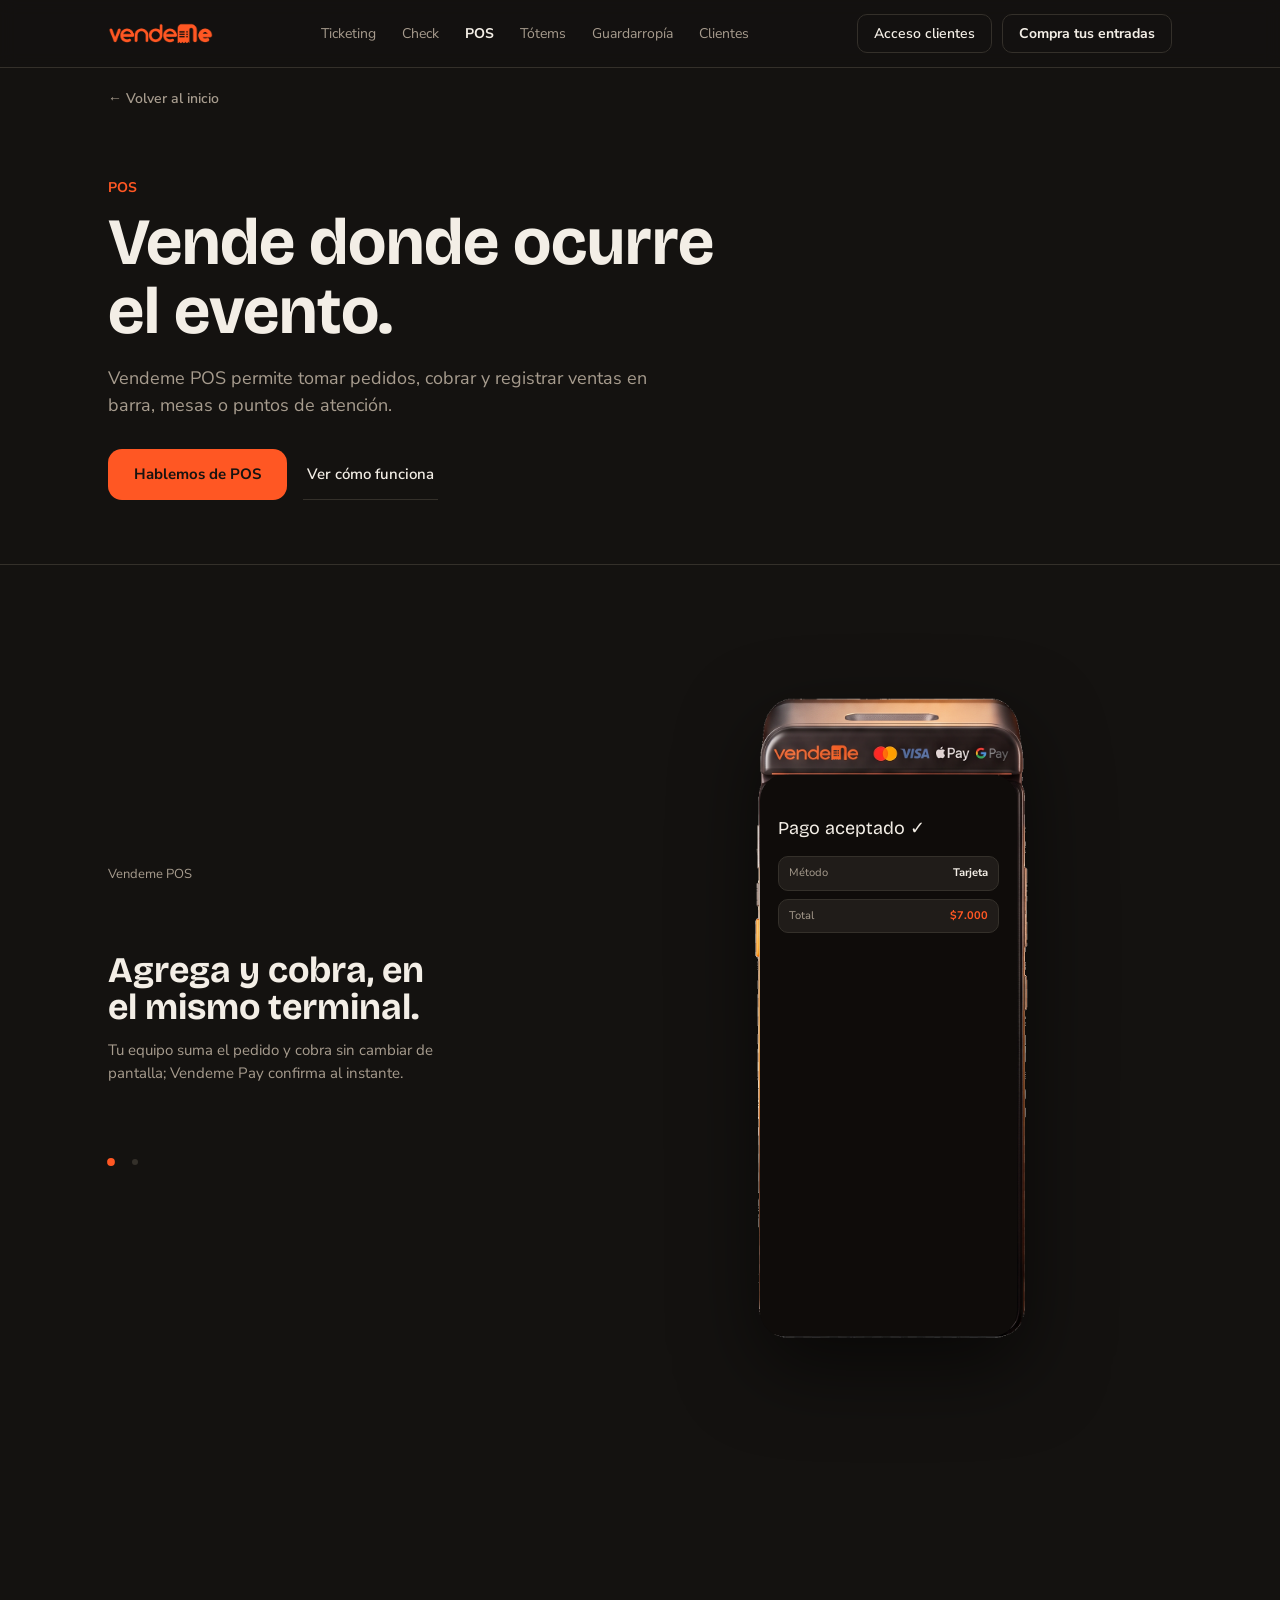
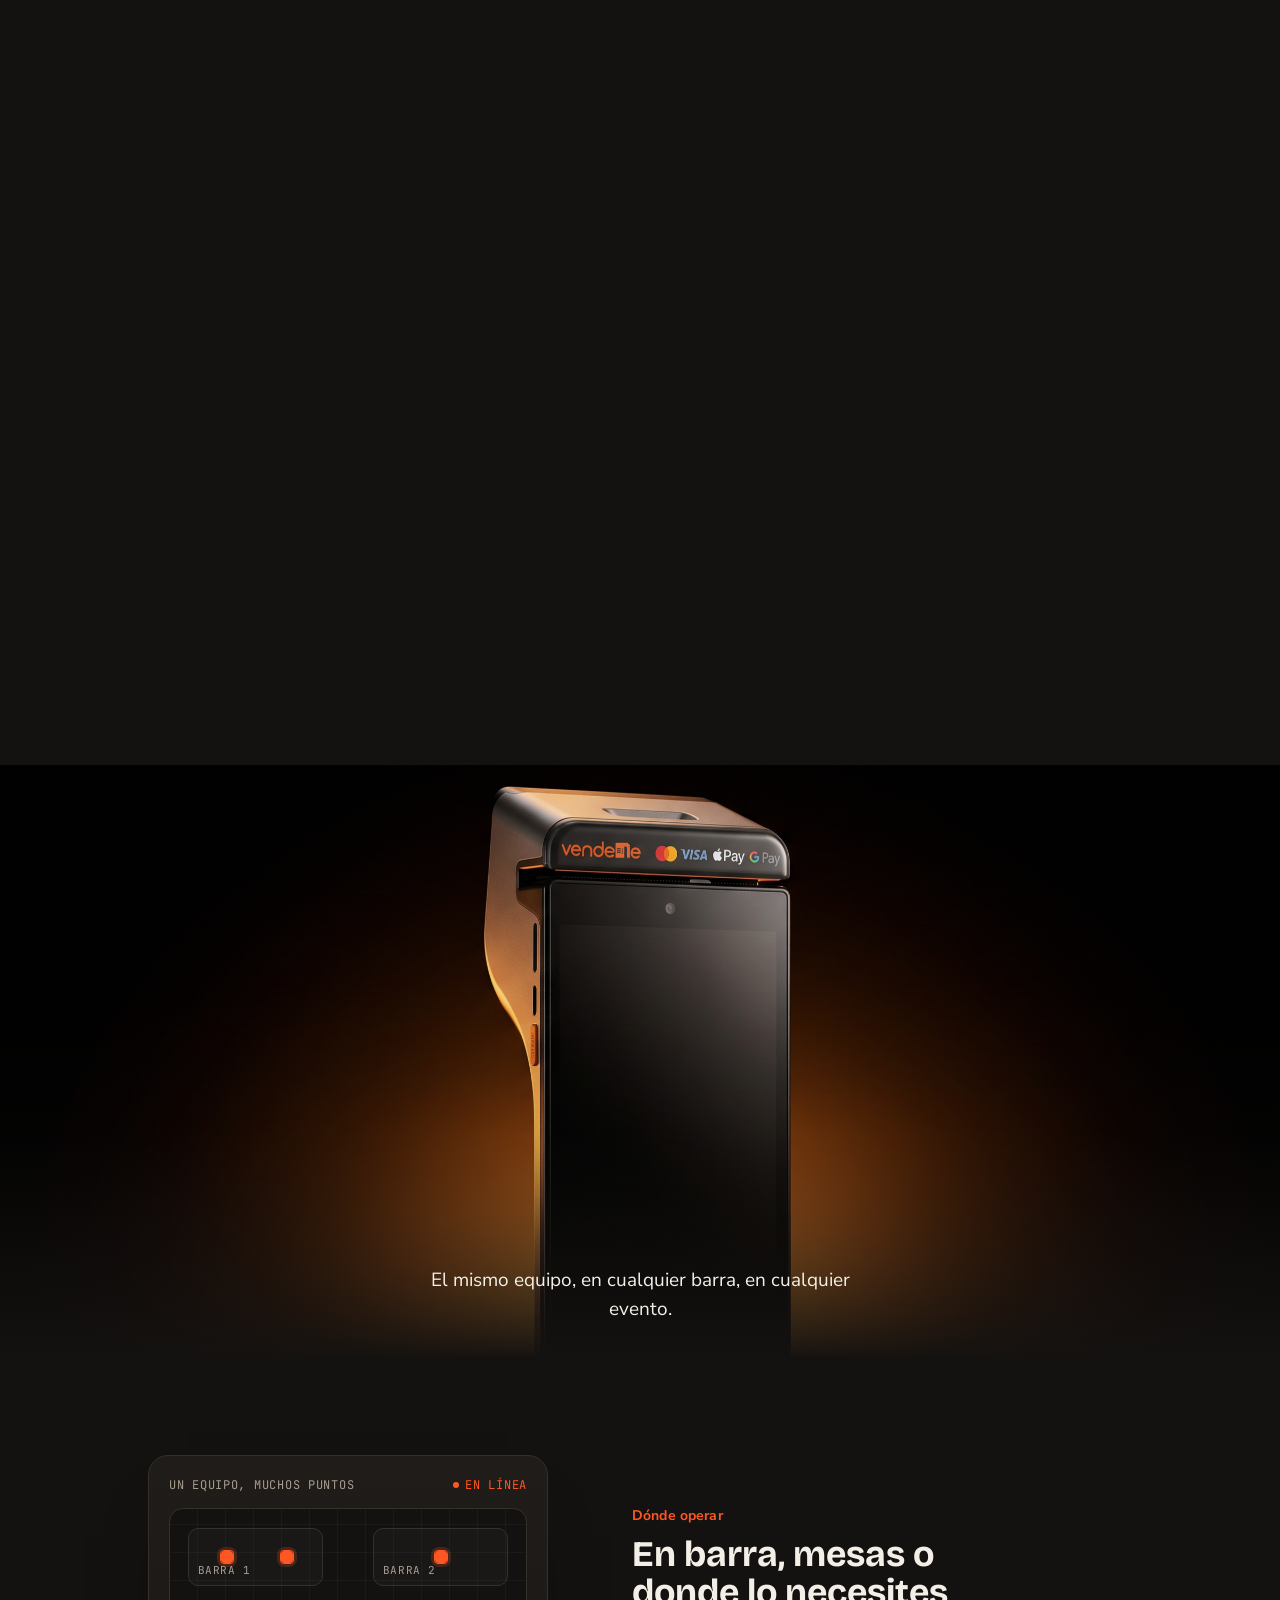
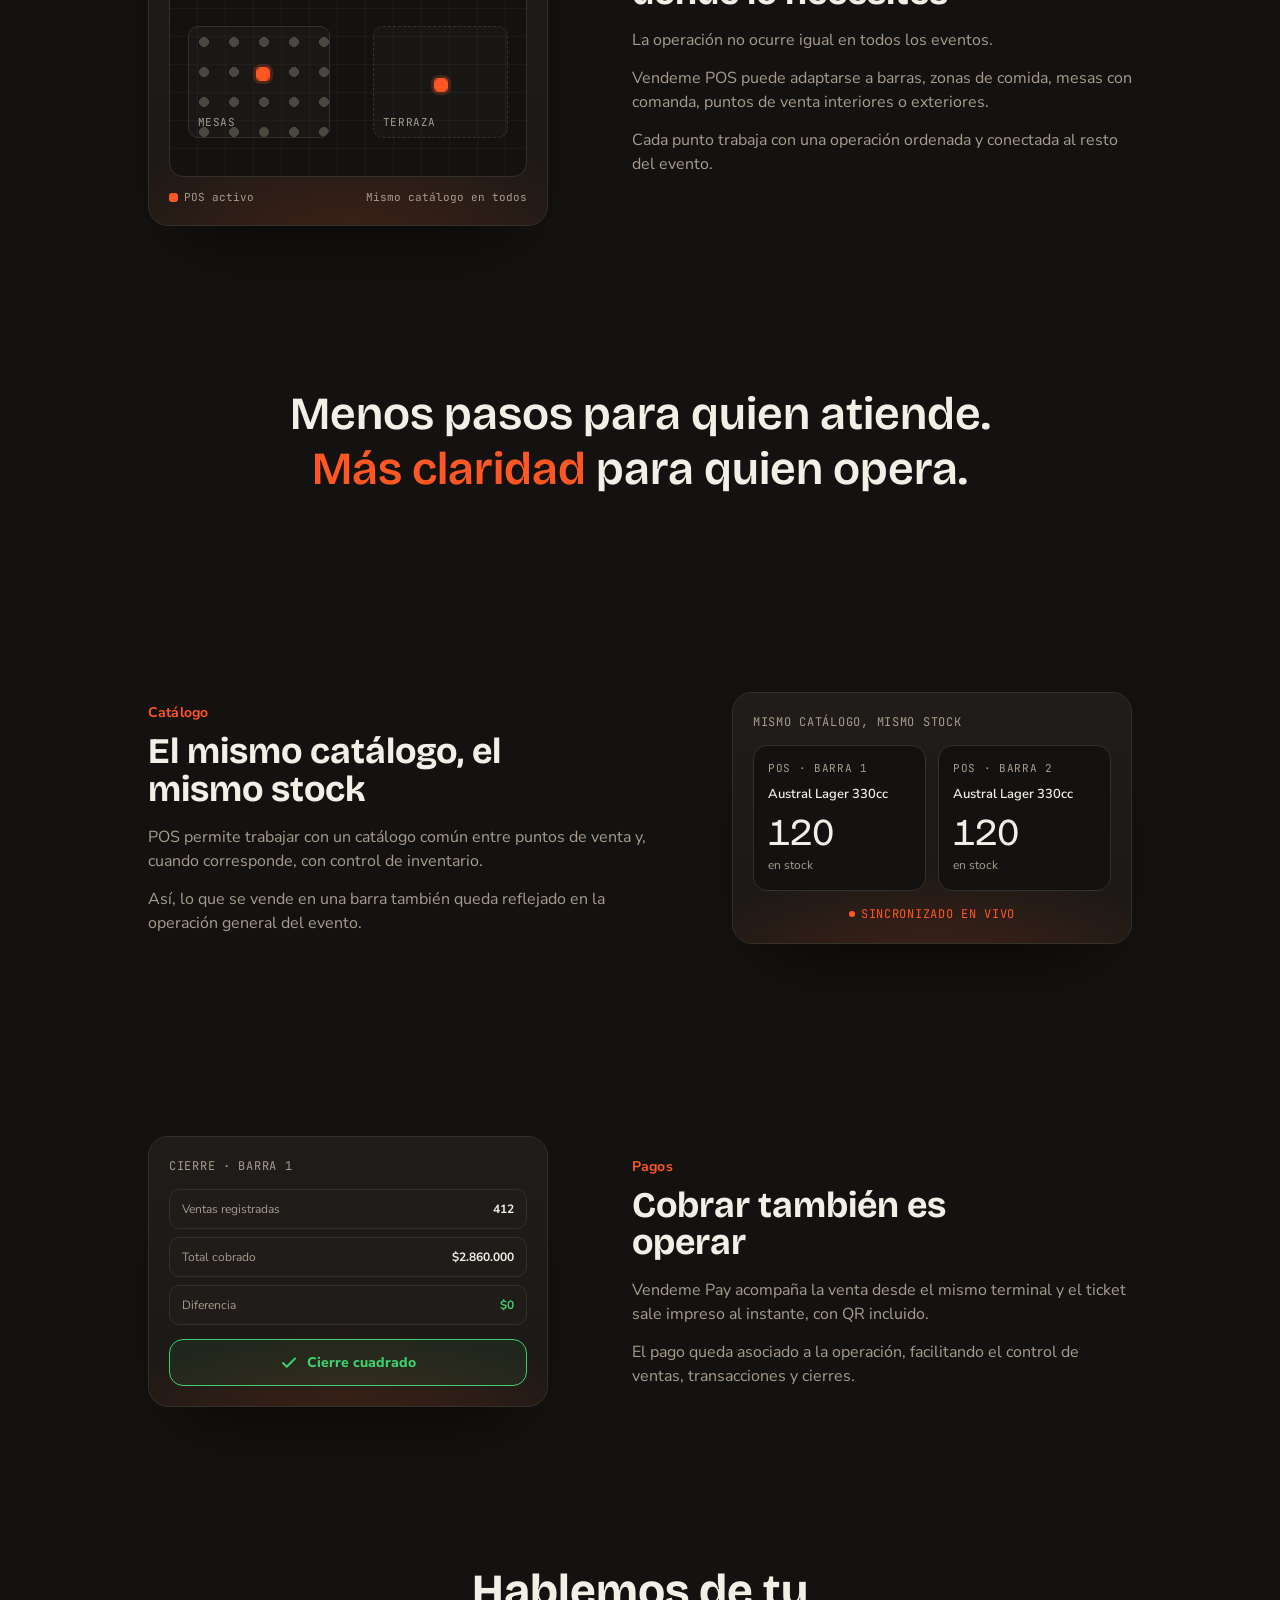
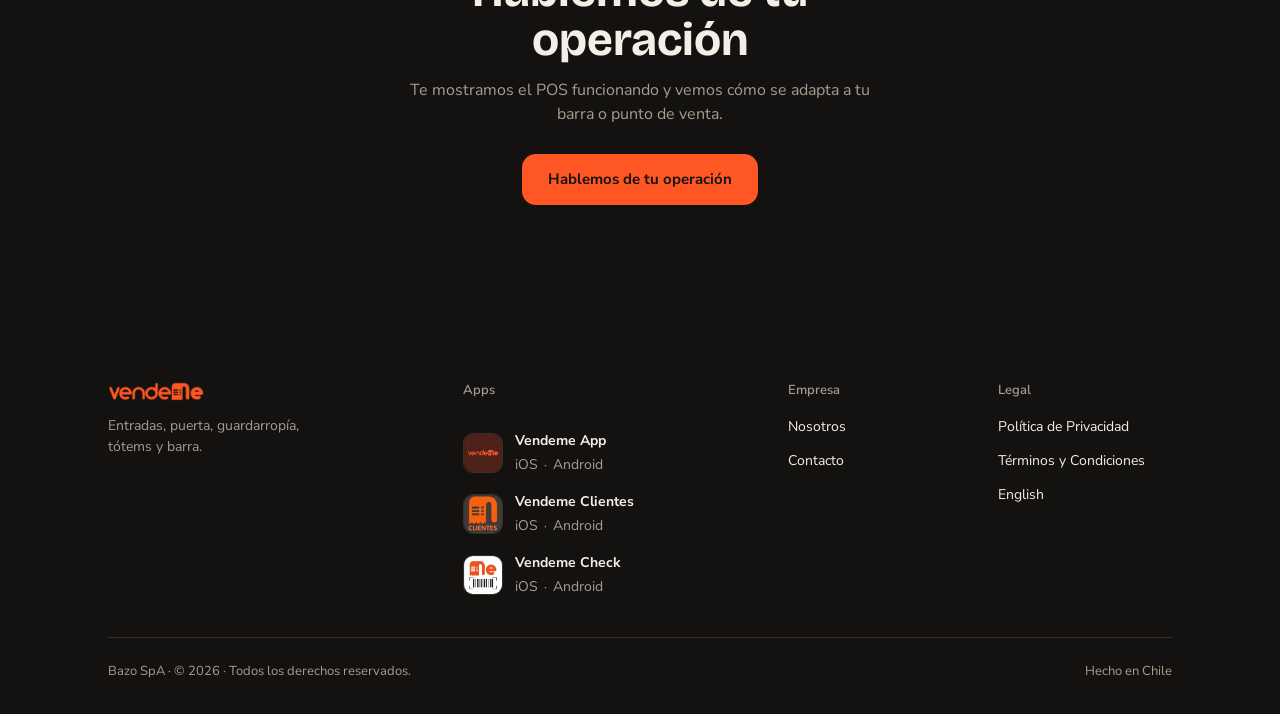
<file: pos.html>
<!DOCTYPE html>
<html lang="es">
<head>
<meta charset="UTF-8">
<script>if('scrollRestoration' in history){history.scrollRestoration='manual';}</script>
<meta name="viewport" content="width=device-width, initial-scale=1.0">
<link rel="icon" type="image/png" href="assets/img/favicon-32.png">
<link rel="apple-touch-icon" href="assets/img/favicon-180.png">
<title>Vendeme POS — Vende y cobra donde ocurre el evento</title>
<meta name="description" content="Vendeme POS: toma pedidos, cobra e imprime el ticket desde el mismo equipo, en barra, mesas o cualquier punto de venta del evento.">
<link rel="preconnect" href="https://fonts.googleapis.com">
<link href="https://fonts.googleapis.com/css2?family=Bricolage+Grotesque:wght@400;500;600;700;800&family=Nunito+Sans:wght@400;500;600;700;800&family=JetBrains+Mono:wght@400;500;700&display=swap" rel="stylesheet">
<link rel="stylesheet" href="assets/css/style.css">
</head>
<body>

<header>
  <div class="wrap nav">
    <a class="logo" href="index.html" aria-label="Vendeme — inicio"><img src="assets/img/logo.png" alt="Vendeme"></a>
    <ul class="nav-links">
      <li><a href="ticketing.html">Ticketing</a></li>
      <li><a href="check.html">Check</a></li>
      <li><a href="pos.html">POS</a></li>
      <li><a href="totems.html">Tótems</a></li>
      <li><a href="guardarropia.html">Guardarropía</a></li>
      <li><a href="clientes.html">Clientes</a></li>
    </ul>
    <div class="nav-buttons">
      <a class="nav-cta" href="https://clientes.vendeme.app" target="_blank" rel="noopener">Acceso clientes</a>
      <a class="nav-cta-primary" href="https://app.vendeme.app/" target="_blank" rel="noopener">Compra tus entradas</a>
      <button class="nav-toggle" aria-label="Abrir menú" aria-expanded="false">
        <svg class="i-open" viewBox="0 0 24 24" fill="none" xmlns="http://www.w3.org/2000/svg"><path d="M3 6h18M3 12h18M3 18h18" stroke="currentColor" stroke-width="2" stroke-linecap="round"/></svg>
        <svg class="i-close" viewBox="0 0 24 24" fill="none" xmlns="http://www.w3.org/2000/svg"><path d="M5 5l14 14M19 5L5 19" stroke="currentColor" stroke-width="2" stroke-linecap="round"/></svg>
      </button>
    </div>
  </div>
  <div class="nav-mobile">
    <div class="wrap">
      <ul>
        <li><a href="ticketing.html">Ticketing</a></li>
        <li><a href="check.html">Check</a></li>
        <li><a href="pos.html">POS</a></li>
        <li><a href="totems.html">Tótems</a></li>
        <li><a href="guardarropia.html">Guardarropía</a></li>
        <li><a href="clientes.html">Clientes</a></li>
      </ul>
      <div class="nav-mobile-actions">
        <a class="nav-cta" href="https://clientes.vendeme.app" target="_blank" rel="noopener">Acceso clientes</a>
        <a class="nav-cta-primary" href="https://app.vendeme.app/" target="_blank" rel="noopener">Compra tus entradas</a>
      </div>
    </div>
  </div>
</header>

<main>
  <div class="wrap breadcrumb"><a href="index.html">← Volver al inicio</a></div>

  <section class="page-hero">
    <div class="wrap">
      <div class="kicker">POS</div>
      <h1>Vende donde ocurre el evento.</h1>
      <p class="hero-sub">Vendeme POS permite tomar pedidos, cobrar y registrar ventas en barra, mesas o puntos de atención.</p>
      <div class="hero-actions">
        <a class="btn-primary" href="https://wa.me/56975404201?text=Hola%20Vendeme%2C%20quiero%20saber%20m%C3%A1s%20de%20Vendeme%20POS">Hablemos de POS</a>
        <a class="btn-ghost" href="#pos-pin">Ver cómo funciona</a>
      </div>
    </div>
  </section>

  <div class="pin-wrap" id="pos-pin" style="height:200vh;">
    <div class="pin-inner">
      <div class="pin-left">
        <div class="pin-kicker">Vendeme POS</div>
        <div class="pin-text-col">

          <div class="pin-stage active">
            <h2>Agrega y cobra, en el mismo terminal.</h2>
            <p>Tu equipo suma el pedido y cobra sin cambiar de pantalla; Vendeme Pay confirma al instante.</p>
          </div>

          <div class="pin-stage">
            <h2>Ticket impreso, con QR.</h2>
            <p>La venta queda registrada en <a href="clientes.html" class="inline-link">Vendeme Clientes</a> al mismo tiempo que se imprime el ticket.</p>
          </div>

        </div>
        <div class="pin-progress">
          <div class="dot active"></div><div class="dot"></div>
        </div>
      </div>

      <div class="pin-visual-col">
        <div class="device3d" id="pos-device">
          <img src="assets/img/pos-cutout.png" alt="Terminal POS Vendeme" loading="lazy" data-fallback>
          <div class="photo-fallback"><img src="assets/img/pos-app-screenshot.png" alt="Vendeme POS corriendo en un Sunmi P3" style="max-width:80%; height:auto; filter:drop-shadow(0 25px 35px rgba(0,0,0,0.5));"></div>

          <div class="pos-screen-frame">
            <div class="device-screen">
              <div class="screen-panel active" data-stage="0">
                <p class="mock-title">Pago aceptado ✓</p>
                <div class="device-row"><span>Método</span><strong>Tarjeta</strong></div>
                <div class="device-row"><span>Total</span><strong class="up">$7.000</strong></div>
              </div>
              <div class="screen-panel center" data-stage="1">
                <p class="mock-title">Ticket #4821</p>
                <div class="qr-grid">
<div class="c on"></div><div class="c on"></div><div class="c on"></div><div class="c on"></div><div class="c on"></div><div class="c "></div><div class="c on"></div>
<div class="c on"></div><div class="c "></div><div class="c "></div><div class="c "></div><div class="c on"></div><div class="c "></div><div class="c on"></div>
<div class="c on"></div><div class="c "></div><div class="c on"></div><div class="c "></div><div class="c on"></div><div class="c "></div><div class="c on"></div>
<div class="c on"></div><div class="c "></div><div class="c "></div><div class="c "></div><div class="c on"></div><div class="c "></div><div class="c "></div>
<div class="c on"></div><div class="c on"></div><div class="c on"></div><div class="c on"></div><div class="c on"></div><div class="c "></div><div class="c on"></div>
<div class="c "></div><div class="c "></div><div class="c "></div><div class="c "></div><div class="c "></div><div class="c "></div><div class="c on"></div>
<div class="c on"></div><div class="c "></div><div class="c on"></div><div class="c on"></div><div class="c "></div><div class="c on"></div><div class="c "></div>
                  <div class="qr-logo"><img src="assets/img/ticket-mark-black.png" alt=""></div>
                </div>
              </div>
            </div>
          </div>
        </div>
      </div>
    </div>
  </div>

  <!-- Pausa cinematográfica: el equipo en terreno -->
  <section class="ticket-banner ticket-banner-pos">
    <img src="assets/img/pos-cinematic.png" alt="Terminal POS Vendeme en un evento" loading="lazy">
    <div class="ticket-banner-caption">
      <p>El mismo equipo, en cualquier barra, en cualquier evento.</p>
    </div>
  </section>

  <section class="content-block alt has-visual">
    <div class="wrap">
      <div class="split-block reverse">
        <div class="split-copy">
          <div class="kicker">Dónde operar</div>
          <h2>En barra, mesas o donde lo necesites</h2>
          <p>La operación no ocurre igual en todos los eventos.</p>
          <p>Vendeme POS puede adaptarse a barras, zonas de comida, mesas con comanda, puntos de venta interiores o exteriores.</p>
          <p>Cada punto trabaja con una operación ordenada y conectada al resto del evento.</p>
        </div>
        <div class="split-visual" aria-hidden="true">
          <div class="vc">
            <div class="vc-label"><span>Un equipo, muchos puntos</span><span class="vc-live">En línea</span></div>
            <div class="vc-floor">
              <div class="vc-zone" style="left:5%; top:7%; width:38%; height:22%;">Barra 1</div>
              <div class="vc-zone" style="left:57%; top:7%; width:38%; height:22%;">Barra 2</div>
              <div class="vc-zone tables" style="left:5%; top:44%; width:40%; height:42%;">Mesas</div>
              <div class="vc-zone dashed" style="left:57%; top:44%; width:38%; height:42%;">Terraza</div>
              <span class="vc-pos" style="left:16%; top:18%; --i:0"></span>
              <span class="vc-pos" style="left:33%; top:18%; --i:1"></span>
              <span class="vc-pos" style="left:76%; top:18%; --i:2"></span>
              <span class="vc-pos" style="left:26%; top:62%; --i:3"></span>
              <span class="vc-pos" style="left:76%; top:66%; --i:4"></span>
            </div>
            <div class="vc-floor-legend"><span><i></i>POS activo</span><span>Mismo catálogo en todos</span></div>
          </div>
        </div>
      </div>
    </div>
  </section>

  <section class="big-statement">
    <div class="wrap">
      <p>Menos pasos para quien atiende. <span class="accent">Más claridad</span> para quien opera.</p>
    </div>
  </section>

  <section class="content-block has-visual" id="pos-catalogo">
    <div class="wrap">
      <div class="split-block">
        <div class="split-copy">
          <div class="kicker">Catálogo</div>
          <h2>El mismo catálogo, el mismo stock</h2>
          <p>POS permite trabajar con un catálogo común entre puntos de venta y, cuando corresponde, con control de inventario.</p>
          <p>Así, lo que se vende en una barra también queda reflejado en la operación general del evento.</p>
        </div>
        <div class="split-visual" aria-hidden="true">
          <div class="vc">
            <div class="vc-label"><span>Mismo catálogo, mismo stock</span></div>
            <div class="vc-sync">
              <div class="vc-stockcard"><small>POS · Barra 1</small><b>Austral Lager 330cc</b><div class="vc-stock"></div><span>en stock</span></div>
              <div class="vc-stockcard"><small>POS · Barra 2</small><b>Austral Lager 330cc</b><div class="vc-stock"></div><span>en stock</span></div>
            </div>
            <div class="vc-syncbar"><span class="vc-live">Sincronizado en vivo</span></div>
          </div>
        </div>
      </div>
    </div>
  </section>

  <section class="content-block alt has-visual">
    <div class="wrap">
      <div class="split-block reverse">
        <div class="split-copy">
          <div class="kicker">Pagos</div>
          <h2>Cobrar también es operar</h2>
          <p>Vendeme Pay acompaña la venta desde el mismo terminal y el ticket sale impreso al instante, con QR incluido.</p>
          <p>El pago queda asociado a la operación, facilitando el control de ventas, transacciones y cierres.</p>
        </div>
        <div class="split-visual" aria-hidden="true">
          <div class="vc">
            <div class="vc-label"><span>Cierre · Barra 1</span></div>
            <div class="device-row"><span>Ventas registradas</span><strong>412</strong></div>
            <div class="device-row"><span>Total cobrado</span><strong>$2.860.000</strong></div>
            <div class="device-row"><span>Diferencia</span><strong class="up">$0</strong></div>
            <div class="vc-badge-ok"><svg viewBox="0 0 24 24" fill="none" stroke="currentColor" stroke-width="2.6" stroke-linecap="round" stroke-linejoin="round"><path d="M4 12l5 5L20 6"/></svg>Cierre cuadrado</div>
          </div>
        </div>
      </div>
    </div>
  </section>

  <section class="cta-banner">
    <div class="wrap">
      <h2>Hablemos de tu operación</h2>
      <p>Te mostramos el POS funcionando y vemos cómo se adapta a tu barra o punto de venta.</p>
      <div class="hero-actions">
        <a class="btn-primary" href="https://wa.me/56975404201?text=Hola%20Vendeme%2C%20quiero%20saber%20m%C3%A1s%20de%20Vendeme%20POS">Hablemos de tu operación</a>
      </div>
    </div>
  </section>
</main>
<footer>
  <div class="wrap">
    <div class="footer-top">
      <div>
        <a class="footer-logo" href="index.html" aria-label="Vendeme — inicio"><img src="assets/img/logo.png" alt="Vendeme"></a>
        <p class="footer-tag">Entradas, puerta, guardarropía, tótems y barra.</p>
      </div>
      <div class="footer-col footer-apps">
        <p class="col-title">Apps</p>
        <div class="app-row">
          <img class="app-icon" src="assets/img/app-icon-app.png" alt="" width="40" height="40" loading="lazy">
          <div class="app-row-body">
            <span class="app-name">Vendeme App</span>
            <span class="app-plat"><a href="https://apps.apple.com/cl/app/vendeme/id995637028">iOS</a><span class="sep">·</span><a href="https://play.google.com/store/apps/details?id=cl.bazo.vendemeapp&amp;hl=es_419">Android</a></span>
          </div>
        </div>
        <div class="app-row">
          <img class="app-icon" src="assets/img/app-icon-clientes.png" alt="" width="40" height="40" loading="lazy">
          <div class="app-row-body">
            <span class="app-name">Vendeme Clientes</span>
            <span class="app-plat"><a href="https://apps.apple.com/cl/app/vendeme-clientes/id6499478332">iOS</a><span class="sep">·</span><a href="https://play.google.com/store/apps/details?id=cl.bazo.vendemeclient&amp;hl=es_CL">Android</a></span>
          </div>
        </div>
        <div class="app-row">
          <img class="app-icon" src="assets/img/app-icon-check.png" alt="" width="40" height="40" loading="lazy">
          <div class="app-row-body">
            <span class="app-name">Vendeme Check</span>
            <span class="app-plat"><a href="https://apps.apple.com/cl/app/vendeme-check/id1490351162">iOS</a><span class="sep">·</span><a href="https://play.google.com/store/apps/details?id=cl.bazo.vendemecheck&amp;hl=es_CL">Android</a></span>
          </div>
        </div>
      </div>
      <div class="footer-col">
        <p class="col-title">Empresa</p>
        <ul>
          <li><a href="nosotros.html">Nosotros</a></li>
          <li><a href="contacto.html">Contacto</a></li>
        </ul>
      </div>
      <div class="footer-col">
        <p class="col-title">Legal</p>
        <ul>
          <li><a href="#">Política de Privacidad</a></li>
          <li><a href="#">Términos y Condiciones</a></li>
          <li><a href="#">English</a></li>
        </ul>
      </div>
    </div>
    <div class="footer-bottom">
      <span>Bazo SpA · © 2026 · Todos los derechos reservados.</span>
      <span>Hecho en Chile</span>
    </div>
  </div>
</footer>
<script src="assets/js/main.js"></script>


</body>
</html>
</file>
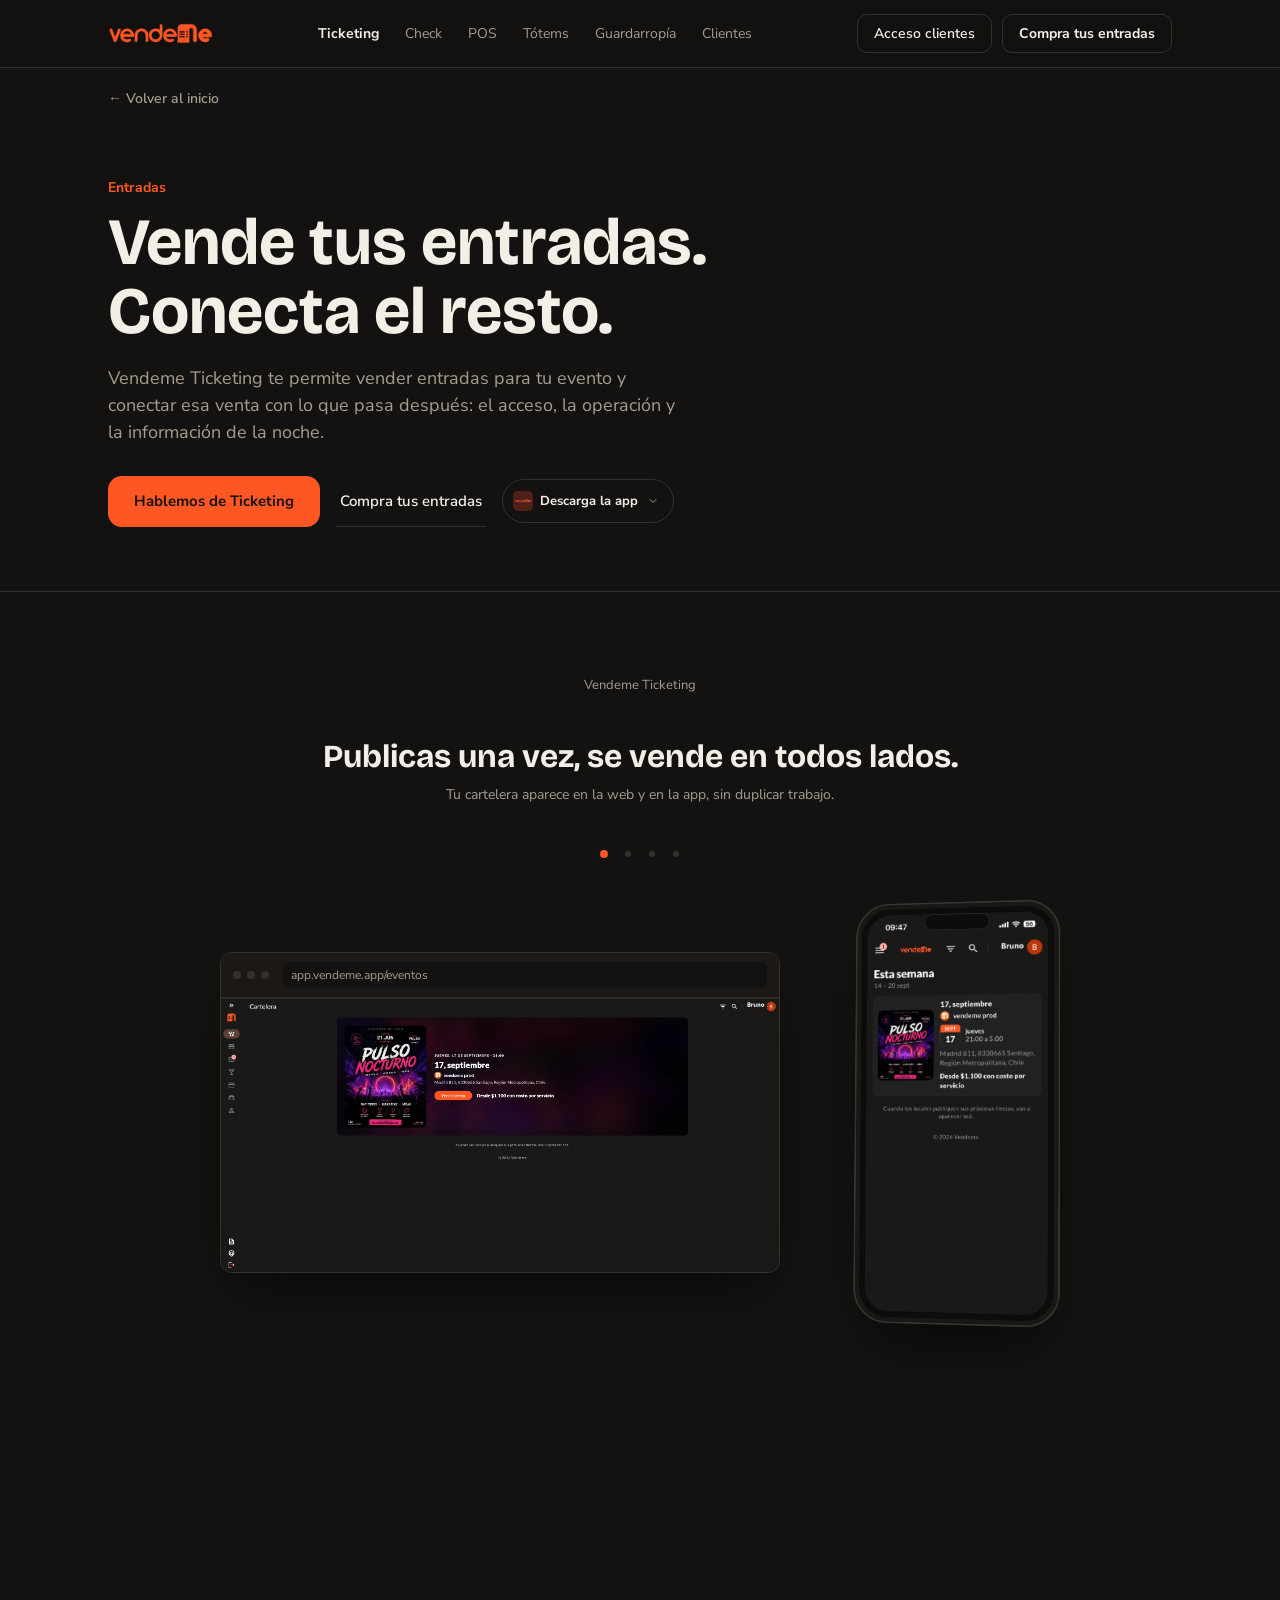
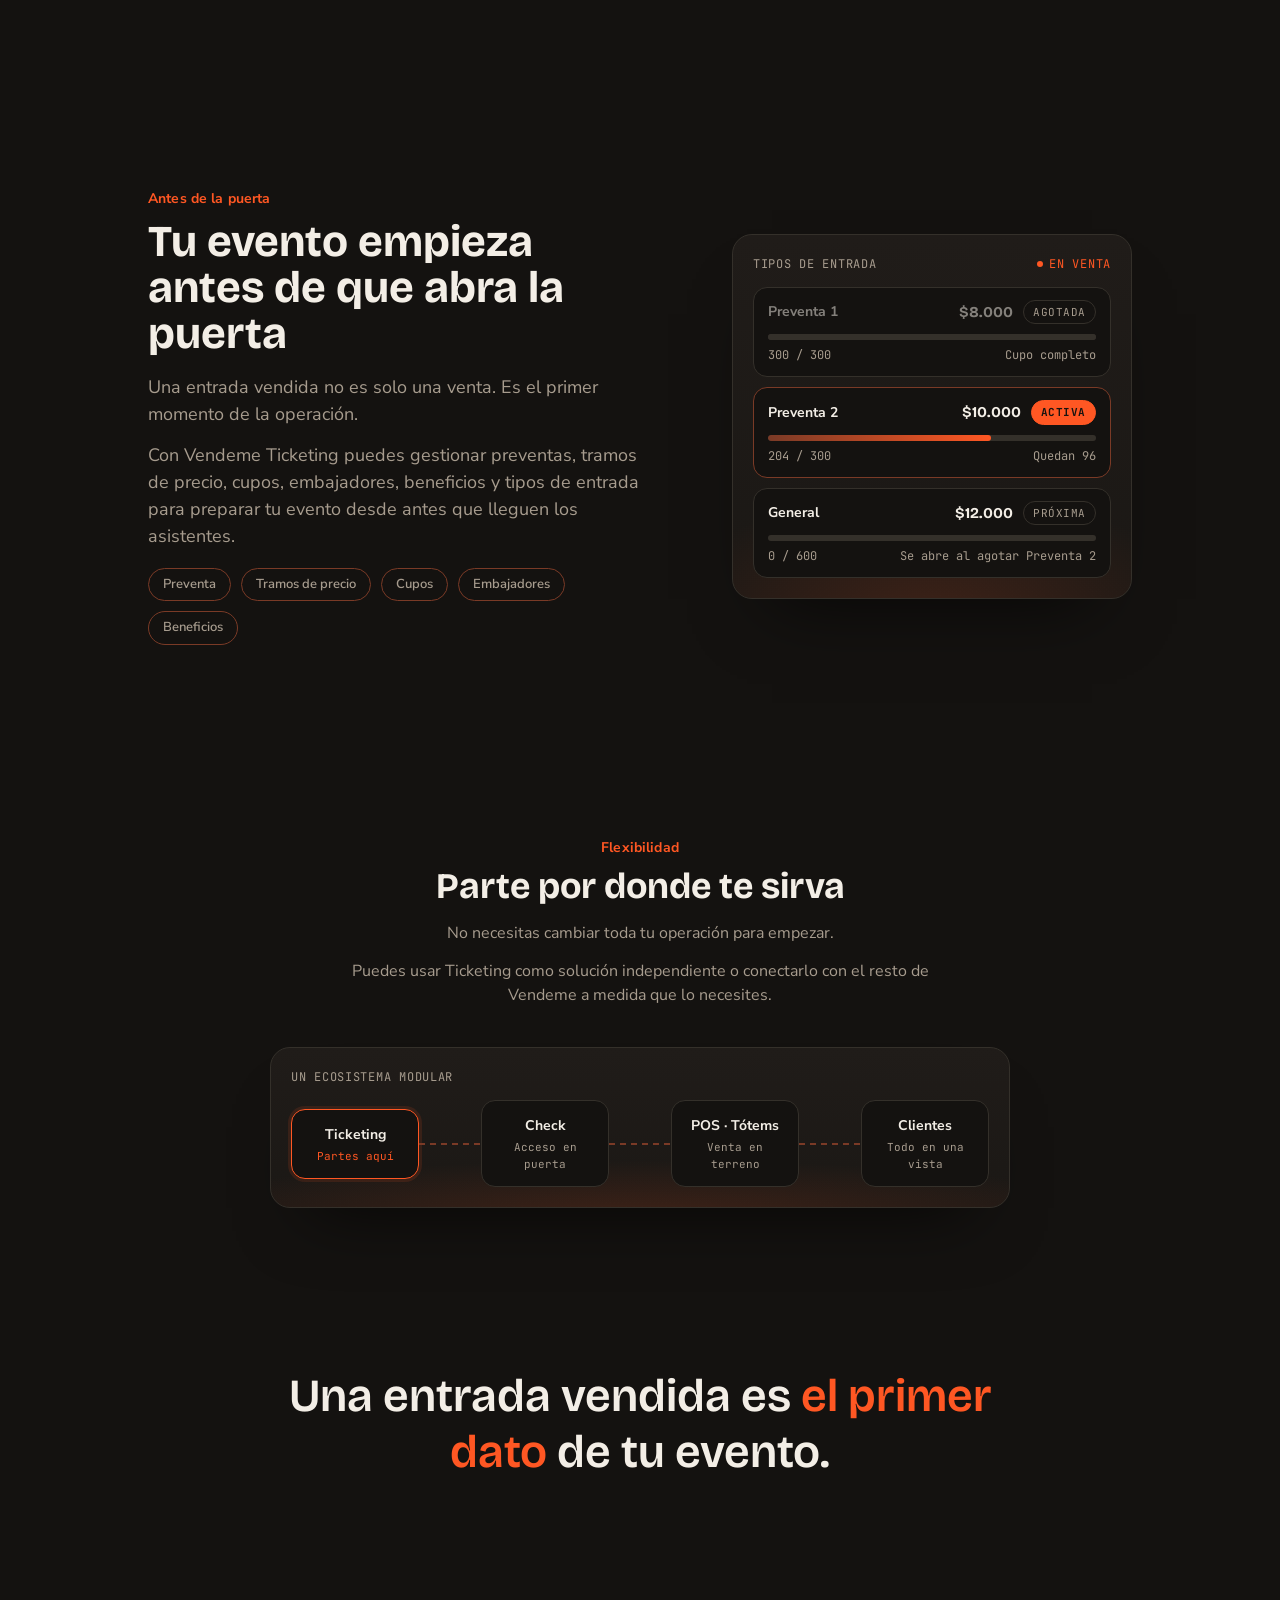
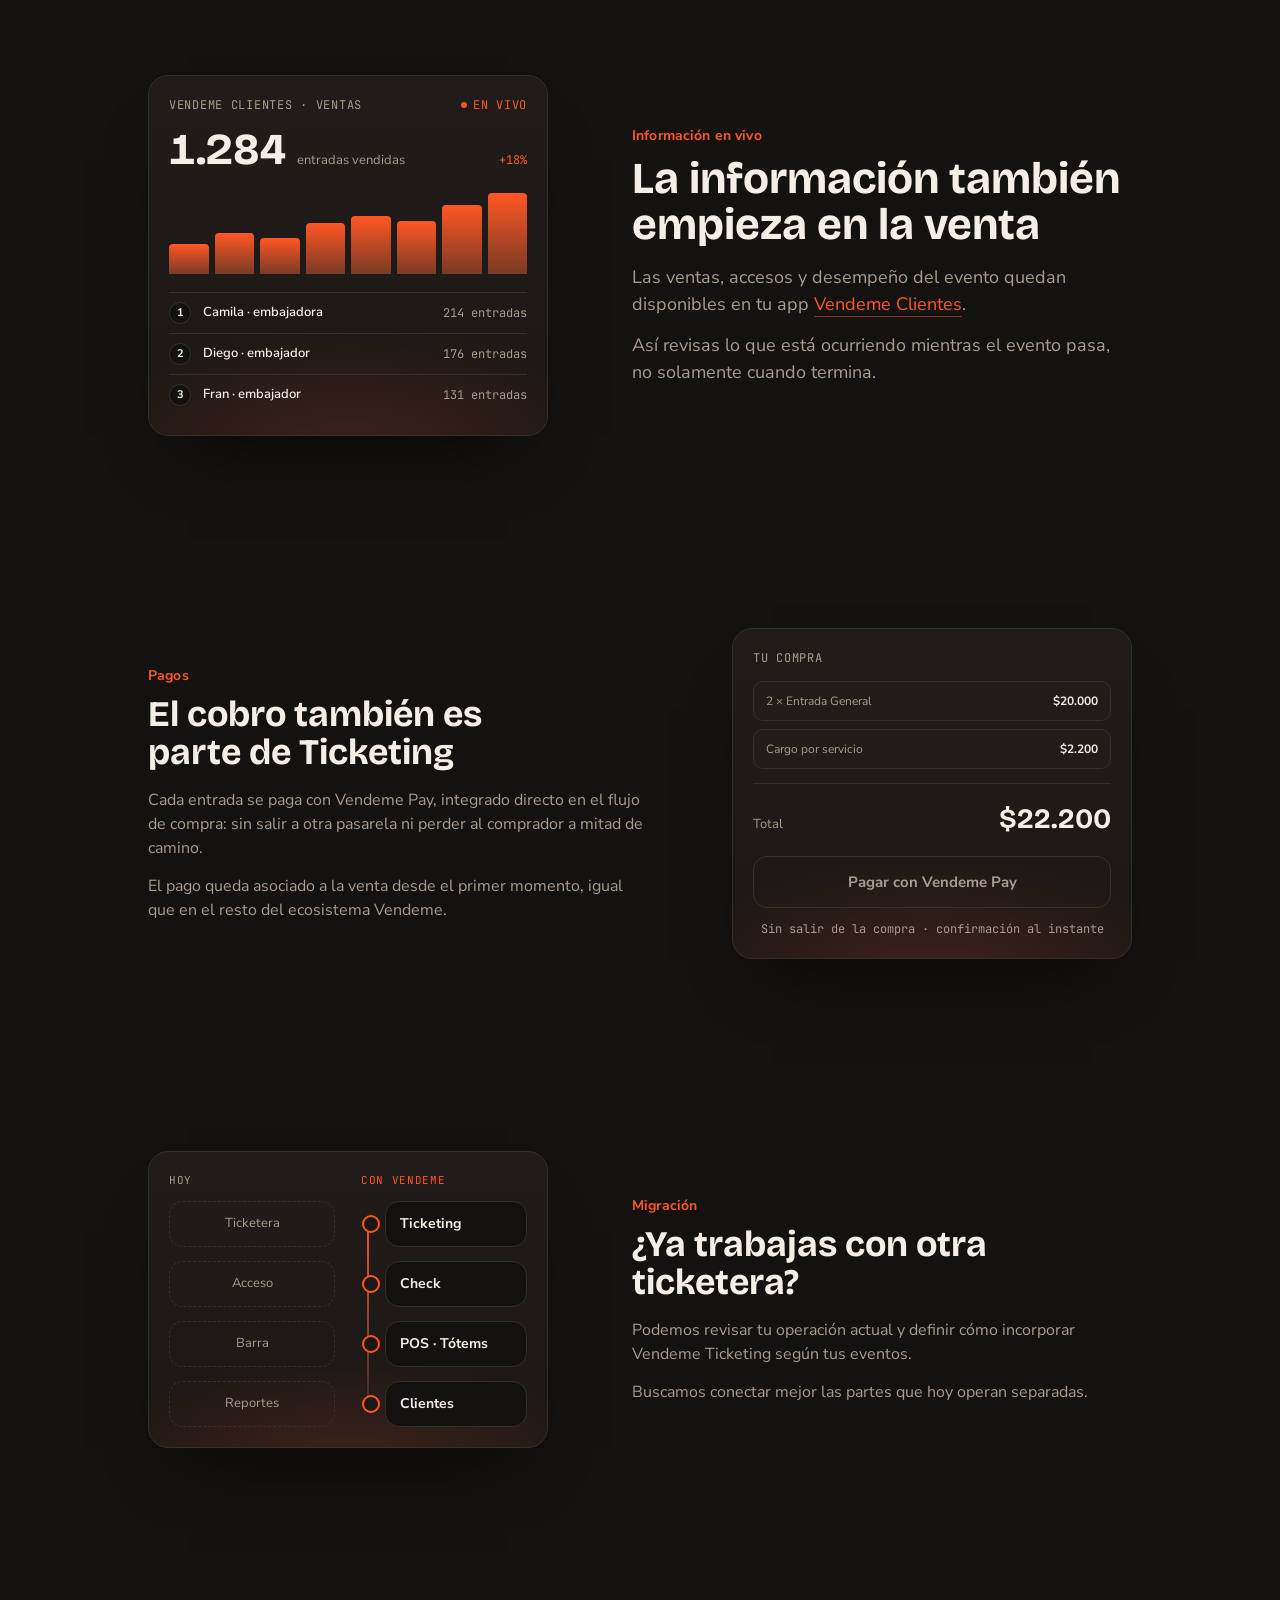
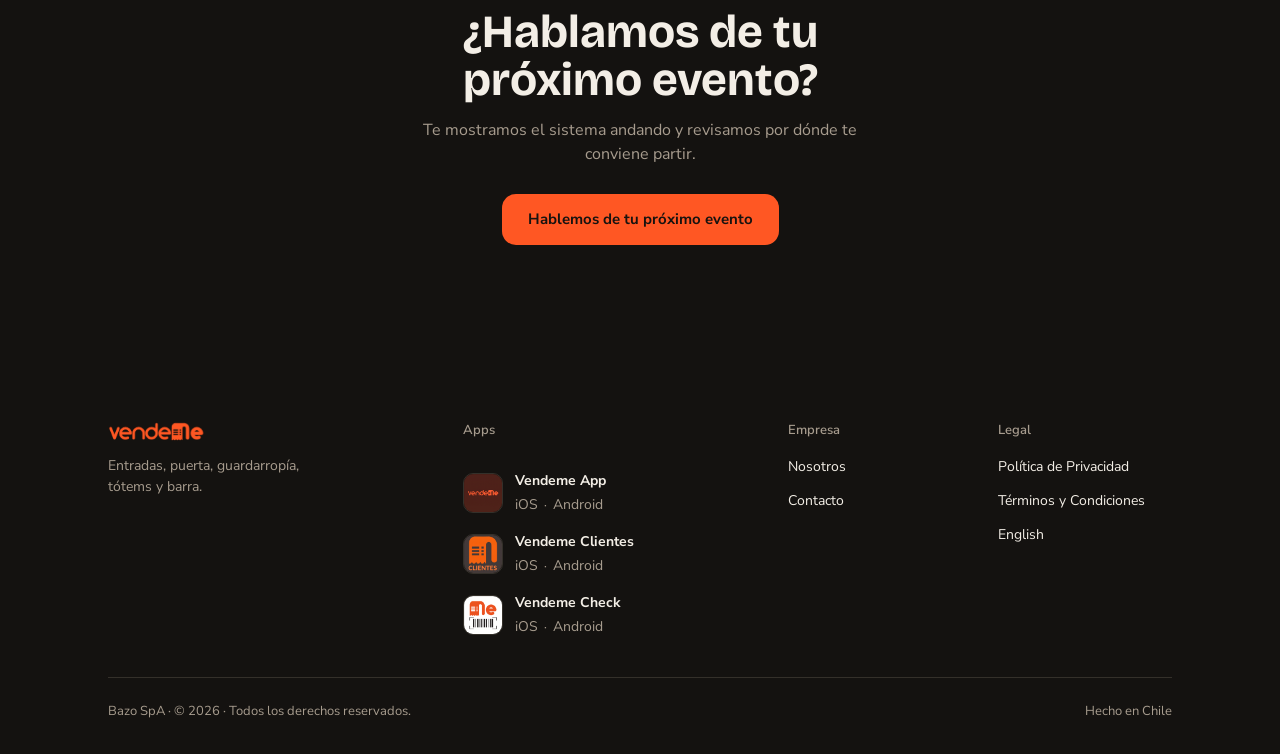
<file: ticketing.html>
<!DOCTYPE html>
<html lang="es">
<head>
<meta charset="UTF-8">
<script>if('scrollRestoration' in history){history.scrollRestoration='manual';}</script>
<meta name="viewport" content="width=device-width, initial-scale=1.0">
<link rel="icon" type="image/png" href="assets/img/favicon-32.png">
<link rel="apple-touch-icon" href="assets/img/favicon-180.png">
<title>Vendeme Ticketing — Vende tus entradas online</title>
<meta name="description" content="Vendeme Ticketing: vende tus entradas online y conecta esa venta con el acceso, la operación y los pagos del resto del ecosistema Vendeme.">
<link rel="preconnect" href="https://fonts.googleapis.com">
<link href="https://fonts.googleapis.com/css2?family=Bricolage+Grotesque:wght@400;500;600;700;800&family=Nunito+Sans:wght@400;500;600;700;800&family=JetBrains+Mono:wght@400;500;700&display=swap" rel="stylesheet">
<link rel="stylesheet" href="assets/css/style.css">
</head>
<body>

<header>
  <div class="wrap nav">
    <a class="logo" href="index.html" aria-label="Vendeme — inicio"><img src="assets/img/logo.png" alt="Vendeme"></a>
    <ul class="nav-links">
      <li><a href="ticketing.html">Ticketing</a></li>
      <li><a href="check.html">Check</a></li>
      <li><a href="pos.html">POS</a></li>
      <li><a href="totems.html">Tótems</a></li>
      <li><a href="guardarropia.html">Guardarropía</a></li>
      <li><a href="clientes.html">Clientes</a></li>
    </ul>
    <div class="nav-buttons">
      <a class="nav-cta" href="https://clientes.vendeme.app" target="_blank" rel="noopener">Acceso clientes</a>
      <a class="nav-cta-primary" href="https://app.vendeme.app/" target="_blank" rel="noopener">Compra tus entradas</a>
      <button class="nav-toggle" aria-label="Abrir menú" aria-expanded="false">
        <svg class="i-open" viewBox="0 0 24 24" fill="none" xmlns="http://www.w3.org/2000/svg"><path d="M3 6h18M3 12h18M3 18h18" stroke="currentColor" stroke-width="2" stroke-linecap="round"/></svg>
        <svg class="i-close" viewBox="0 0 24 24" fill="none" xmlns="http://www.w3.org/2000/svg"><path d="M5 5l14 14M19 5L5 19" stroke="currentColor" stroke-width="2" stroke-linecap="round"/></svg>
      </button>
    </div>
  </div>
  <div class="nav-mobile">
    <div class="wrap">
      <ul>
        <li><a href="ticketing.html">Ticketing</a></li>
        <li><a href="check.html">Check</a></li>
        <li><a href="pos.html">POS</a></li>
        <li><a href="totems.html">Tótems</a></li>
        <li><a href="guardarropia.html">Guardarropía</a></li>
        <li><a href="clientes.html">Clientes</a></li>
      </ul>
      <div class="nav-mobile-actions">
        <a class="nav-cta" href="https://clientes.vendeme.app" target="_blank" rel="noopener">Acceso clientes</a>
        <a class="nav-cta-primary" href="https://app.vendeme.app/" target="_blank" rel="noopener">Compra tus entradas</a>
      </div>
    </div>
  </div>
</header>

<main>
  <div class="wrap breadcrumb"><a href="index.html">← Volver al inicio</a></div>

  <section class="page-hero">
    <div class="wrap">
      <div class="kicker">Entradas</div>
      <h1>Vende tus entradas. Conecta el resto.</h1>
      <p class="hero-sub">Vendeme Ticketing te permite vender entradas para tu evento y conectar esa venta con lo que pasa después: el acceso, la operación y la información de la noche.</p>
      <div class="hero-actions">
        <a class="btn-primary" href="https://wa.me/56975404201?text=Hola%20Vendeme%2C%20quiero%20saber%20m%C3%A1s%20de%20Vendeme%20Ticketing">Hablemos de Ticketing</a>
        <a class="btn-ghost" href="https://app.vendeme.app/">Compra tus entradas</a>
        <div class="dl chip">
          <button class="btn-dl" type="button" aria-haspopup="true" aria-expanded="false">
            <img class="btn-dl-icon" src="assets/img/app-icon-app.png" alt="" width="20" height="20" loading="lazy">
            Descarga la app
            <svg class="chev" viewBox="0 0 24 24" fill="none" stroke="currentColor" stroke-width="2" stroke-linecap="round" stroke-linejoin="round" aria-hidden="true"><path d="M6 9l6 6 6-6"/></svg>
          </button>
          <div class="dl-menu" role="menu">
            <a role="menuitem" href="https://apps.apple.com/cl/app/vendeme/id995637028" target="_blank" rel="noopener">App Store <small>iPhone</small></a>
            <a role="menuitem" href="https://play.google.com/store/apps/details?id=cl.bazo.vendemeapp&amp;hl=es_419" target="_blank" rel="noopener">Google Play <small>Android</small></a>
          </div>
        </div>
      </div>
    </div>
  </section>

  <div class="pin-wrap" id="ticketing-pin" style="height:300vh;">
    <div class="pin-inner stacked-dual">

      <div class="pin-top-text">
        <div class="pin-kicker">Vendeme Ticketing</div>
        <div class="pin-text-col">
          <div class="pin-stage active">
            <h2>Publicas una vez, se vende en todos lados.</h2>
            <p>Tu cartelera aparece en la web y en la app, sin duplicar trabajo.</p>
          </div>
          <div class="pin-stage">
            <h2>Tú defines los tramos.</h2>
            <p>Precio, cupos y beneficios los configuras tú; el sistema los rota solo cuando se agotan.</p>
          </div>
          <div class="pin-stage">
            <h2>Tu asistente paga como quiera, a ti te llega igual.</h2>
            <p>Tarjeta, Apple Pay o Mercado Pago: todo entra por Vendeme Pay y queda asociado a la venta al instante.</p>
          </div>
          <div class="pin-stage">
            <h2>Lista para validar en la puerta.</h2>
            <p>La entrada queda en el teléfono de tu asistente, conectada con Check desde el primer escaneo.</p>
          </div>
        </div>
        <div class="pin-progress">
          <div class="dot active"></div><div class="dot"></div><div class="dot"></div><div class="dot"></div>
        </div>
      </div>

      <div class="pin-visual-row">

        <div class="pin-visual-side">
          <div class="mini-browser">
            <div class="browser-bar">
              <span class="browser-dot"></span><span class="browser-dot"></span><span class="browser-dot"></span>
              <span class="browser-url">app.vendeme.app/eventos</span>
            </div>
            <div class="browser-body">
              <div class="screen-panel active" data-stage="0">
                <img src="assets/img/ticketing-cartelera-web.webp" width="1000" height="493" alt="Cartelera de eventos en vendeme.app">
              </div>
              <div class="screen-panel" data-stage="1">
                <img src="assets/img/ticketing-seleccion-web.webp" width="1000" height="493" alt="Selección de entrada en vendeme.app">
              </div>
              <div class="screen-panel" data-stage="2">
                <img src="assets/img/ticketing-pago-web.webp" width="1000" height="492" alt="Pago de la entrada en vendeme.app">
              </div>
              <div class="screen-panel" data-stage="3">
                <img src="assets/img/ticketing-entrada-web.webp" width="1000" height="490" alt="Entrada comprada en vendeme.app">
              </div>
            </div>
          </div>
        </div>

        <div class="pin-visual-side">
          <div class="mini-phone device-frame" style="--tilt:-6deg;">
            <div class="notch"></div>
            <div class="device-screen">
              <div class="screen-panel active" data-stage="0">
                <img src="assets/img/ticketing-cartelera-celular.webp" width="600" height="1298" alt="Cartelera de eventos en la app Vendeme">
              </div>
              <div class="screen-panel" data-stage="1">
                <img src="assets/img/ticketing-seleccion-celular.webp" width="600" height="1298" alt="Selección de entrada en la app Vendeme">
              </div>
              <div class="screen-panel" data-stage="2">
                <img src="assets/img/ticketing-pago-celular.webp" width="600" height="1298" alt="Pago de la entrada en la app Vendeme">
              </div>
              <div class="screen-panel" data-stage="3">
                <img src="assets/img/ticketing-entrada-celular.webp" width="600" height="1298" alt="Entrada comprada en la app Vendeme">
              </div>
            </div>
          </div>
        </div>

      </div>
    </div>
  </div>

  <section class="content-block has-visual" id="detalle">
    <div class="wrap">
      <div class="split-block">
        <div class="split-copy">
          <div class="kicker">Antes de la puerta</div>
          <h2>Tu evento empieza antes de que abra la puerta</h2>
          <p>Una entrada vendida no es solo una venta. Es el primer momento de la operación.</p>
          <p>Con Vendeme Ticketing puedes gestionar preventas, tramos de precio, cupos, embajadores, beneficios y tipos de entrada para preparar tu evento desde antes que lleguen los asistentes.</p>
          <div class="tag-list"><span class="tag">Preventa</span><span class="tag">Tramos de precio</span><span class="tag">Cupos</span><span class="tag">Embajadores</span><span class="tag">Beneficios</span></div>
        </div>
        <div class="split-visual" aria-hidden="true">
          <div class="vc">
            <div class="vc-label"><span>Tipos de entrada</span><span class="vc-live">En venta</span></div>
            <div class="vc-tier sold">
              <div class="vc-tier-top"><strong>Preventa 1</strong><span class="price">$8.000</span><span class="vc-pill">Agotada</span></div>
              <div class="vc-bar"><i style="--w:100%"></i></div>
              <div class="vc-tier-note"><span>300 / 300</span><span>Cupo completo</span></div>
            </div>
            <div class="vc-tier on">
              <div class="vc-tier-top"><strong>Preventa 2</strong><span class="price">$10.000</span><span class="vc-pill on">Activa</span></div>
              <div class="vc-bar grow"><i style="--w:68%"></i></div>
              <div class="vc-tier-note"><span>204 / 300</span><span>Quedan 96</span></div>
            </div>
            <div class="vc-tier">
              <div class="vc-tier-top"><strong>General</strong><span class="price">$12.000</span><span class="vc-pill">Próxima</span></div>
              <div class="vc-bar"><i style="--w:0%"></i></div>
              <div class="vc-tier-note"><span>0 / 600</span><span>Se abre al agotar Preventa 2</span></div>
            </div>
          </div>
        </div>
      </div>
    </div>
  </section>

  <section class="content-block alt center has-visual">
    <div class="wrap">
      <div class="kicker">Flexibilidad</div>
      <h2>Parte por donde te sirva</h2>
      <p>No necesitas cambiar toda tu operación para empezar.</p>
      <p>Puedes usar Ticketing como solución independiente o conectarlo con el resto de Vendeme a medida que lo necesites.</p>
      <div class="vc vc-wide vc-path">
        <div class="vc-label"><span>Un ecosistema modular</span></div>
        <div class="vc-path-row">
          <div class="vc-node on"><b>Ticketing</b><small>Partes aquí</small></div>
          <span class="vc-link"></span>
          <div class="vc-node opt" style="--i:0"><b>Check</b><small>Acceso en puerta</small></div>
          <span class="vc-link"></span>
          <div class="vc-node opt" style="--i:1"><b>POS · Tótems</b><small>Venta en terreno</small></div>
          <span class="vc-link"></span>
          <div class="vc-node opt" style="--i:2"><b>Clientes</b><small>Todo en una vista</small></div>
        </div>
      </div>
    </div>
  </section>

  <section class="big-statement">
    <div class="wrap">
      <p>Una entrada vendida es <span class="accent">el primer dato</span> de tu evento.</p>
    </div>
  </section>

  <section class="content-block has-visual">
    <div class="wrap">
      <div class="split-block reverse">
        <div class="split-copy">
          <div class="kicker">Información en vivo</div>
          <h2>La información también empieza en la venta</h2>
          <p>Las ventas, accesos y desempeño del evento quedan disponibles en tu app <a href="clientes.html" class="inline-link">Vendeme Clientes</a>.</p>
          <p>Así revisas lo que está ocurriendo mientras el evento pasa, no solamente cuando termina.</p>
        </div>
        <div class="split-visual" aria-hidden="true">
          <div class="vc">
            <div class="vc-label"><span>Vendeme Clientes · Ventas</span><span class="vc-live">En vivo</span></div>
            <div class="vc-big"><strong>1.284</strong><span>entradas vendidas</span><em>+18%</em></div>
            <div class="vc-spark">
              <i style="--h:34%; --i:0"></i><i style="--h:46%; --i:1"></i><i style="--h:41%; --i:2"></i><i style="--h:58%; --i:3"></i>
              <i style="--h:66%; --i:4"></i><i style="--h:60%; --i:5"></i><i style="--h:78%; --i:6"></i><i style="--h:92%; --i:7"></i>
            </div>
            <div class="vc-rank"><b>1</b><strong>Camila · embajadora</strong><span>214 entradas</span></div>
            <div class="vc-rank"><b>2</b><strong>Diego · embajador</strong><span>176 entradas</span></div>
            <div class="vc-rank"><b>3</b><strong>Fran · embajador</strong><span>131 entradas</span></div>
          </div>
        </div>
      </div>
    </div>
  </section>

  <section class="content-block has-visual">
    <div class="wrap">
      <div class="split-block">
        <div class="split-copy">
          <div class="kicker">Pagos</div>
          <h2>El cobro también es parte de Ticketing</h2>
          <p>Cada entrada se paga con Vendeme Pay, integrado directo en el flujo de compra: sin salir a otra pasarela ni perder al comprador a mitad de camino.</p>
          <p>El pago queda asociado a la venta desde el primer momento, igual que en el resto del ecosistema Vendeme.</p>
        </div>
        <div class="split-visual" aria-hidden="true">
          <div class="vc vc-checkout">
            <div class="vc-label"><span>Tu compra</span></div>
            <div class="device-row"><span>2 × Entrada General</span><strong>$20.000</strong></div>
            <div class="device-row"><span>Cargo por servicio</span><strong>$2.200</strong></div>
            <div class="vc-divider"></div>
            <div class="vc-total"><span>Total</span><strong>$22.200</strong></div>
            <div class="vc-pay">Pagar con Vendeme Pay</div>
            <div class="vc-note">Sin salir de la compra · confirmación al instante</div>
          </div>
        </div>
      </div>
    </div>
  </section>

  <section class="content-block alt has-visual">
    <div class="wrap">
      <div class="split-block reverse">
        <div class="split-copy">
          <div class="kicker">Migración</div>
          <h2>¿Ya trabajas con otra ticketera?</h2>
          <p>Podemos revisar tu operación actual y definir cómo incorporar Vendeme Ticketing según tus eventos.</p>
          <p>Buscamos conectar mejor las partes que hoy operan separadas.</p>
        </div>
        <div class="split-visual" aria-hidden="true">
          <div class="vc">
            <div class="vc-compare">
              <div>
                <div class="vc-col-title">Hoy</div>
                <div class="vc-loose"><span>Ticketera</span><span>Acceso</span><span>Barra</span><span>Reportes</span></div>
              </div>
              <div>
                <div class="vc-col-title on">Con Vendeme</div>
                <div class="vc-flow compact">
                  <div class="vc-step"><strong>Ticketing</strong></div>
                  <div class="vc-step"><strong>Check</strong></div>
                  <div class="vc-step"><strong>POS · Tótems</strong></div>
                  <div class="vc-step"><strong>Clientes</strong></div>
                </div>
              </div>
            </div>
          </div>
        </div>
      </div>
    </div>
  </section>

  <section class="cta-banner">
    <div class="wrap">
      <h2>¿Hablamos de tu próximo evento?</h2>
      <p>Te mostramos el sistema andando y revisamos por dónde te conviene partir.</p>
      <div class="hero-actions">
        <a class="btn-primary" href="https://wa.me/56975404201?text=Hola%20Vendeme%2C%20quiero%20saber%20m%C3%A1s%20de%20Vendeme%20Ticketing">Hablemos de tu próximo evento</a>
      </div>
    </div>
  </section>
</main>
<footer>
  <div class="wrap">
    <div class="footer-top">
      <div>
        <a class="footer-logo" href="index.html" aria-label="Vendeme — inicio"><img src="assets/img/logo.png" alt="Vendeme"></a>
        <p class="footer-tag">Entradas, puerta, guardarropía, tótems y barra.</p>
      </div>
      <div class="footer-col footer-apps">
        <p class="col-title">Apps</p>
        <div class="app-row">
          <img class="app-icon" src="assets/img/app-icon-app.png" alt="" width="40" height="40" loading="lazy">
          <div class="app-row-body">
            <span class="app-name">Vendeme App</span>
            <span class="app-plat"><a href="https://apps.apple.com/cl/app/vendeme/id995637028">iOS</a><span class="sep">·</span><a href="https://play.google.com/store/apps/details?id=cl.bazo.vendemeapp&amp;hl=es_419">Android</a></span>
          </div>
        </div>
        <div class="app-row">
          <img class="app-icon" src="assets/img/app-icon-clientes.png" alt="" width="40" height="40" loading="lazy">
          <div class="app-row-body">
            <span class="app-name">Vendeme Clientes</span>
            <span class="app-plat"><a href="https://apps.apple.com/cl/app/vendeme-clientes/id6499478332">iOS</a><span class="sep">·</span><a href="https://play.google.com/store/apps/details?id=cl.bazo.vendemeclient&amp;hl=es_CL">Android</a></span>
          </div>
        </div>
        <div class="app-row">
          <img class="app-icon" src="assets/img/app-icon-check.png" alt="" width="40" height="40" loading="lazy">
          <div class="app-row-body">
            <span class="app-name">Vendeme Check</span>
            <span class="app-plat"><a href="https://apps.apple.com/cl/app/vendeme-check/id1490351162">iOS</a><span class="sep">·</span><a href="https://play.google.com/store/apps/details?id=cl.bazo.vendemecheck&amp;hl=es_CL">Android</a></span>
          </div>
        </div>
      </div>
      <div class="footer-col">
        <p class="col-title">Empresa</p>
        <ul>
          <li><a href="nosotros.html">Nosotros</a></li>
          <li><a href="contacto.html">Contacto</a></li>
        </ul>
      </div>
      <div class="footer-col">
        <p class="col-title">Legal</p>
        <ul>
          <li><a href="#">Política de Privacidad</a></li>
          <li><a href="#">Términos y Condiciones</a></li>
          <li><a href="#">English</a></li>
        </ul>
      </div>
    </div>
    <div class="footer-bottom">
      <span>Bazo SpA · © 2026 · Todos los derechos reservados.</span>
      <span>Hecho en Chile</span>
    </div>
  </div>
</footer>

<script src="assets/js/main.js"></script>

</body>
</html>
</file>
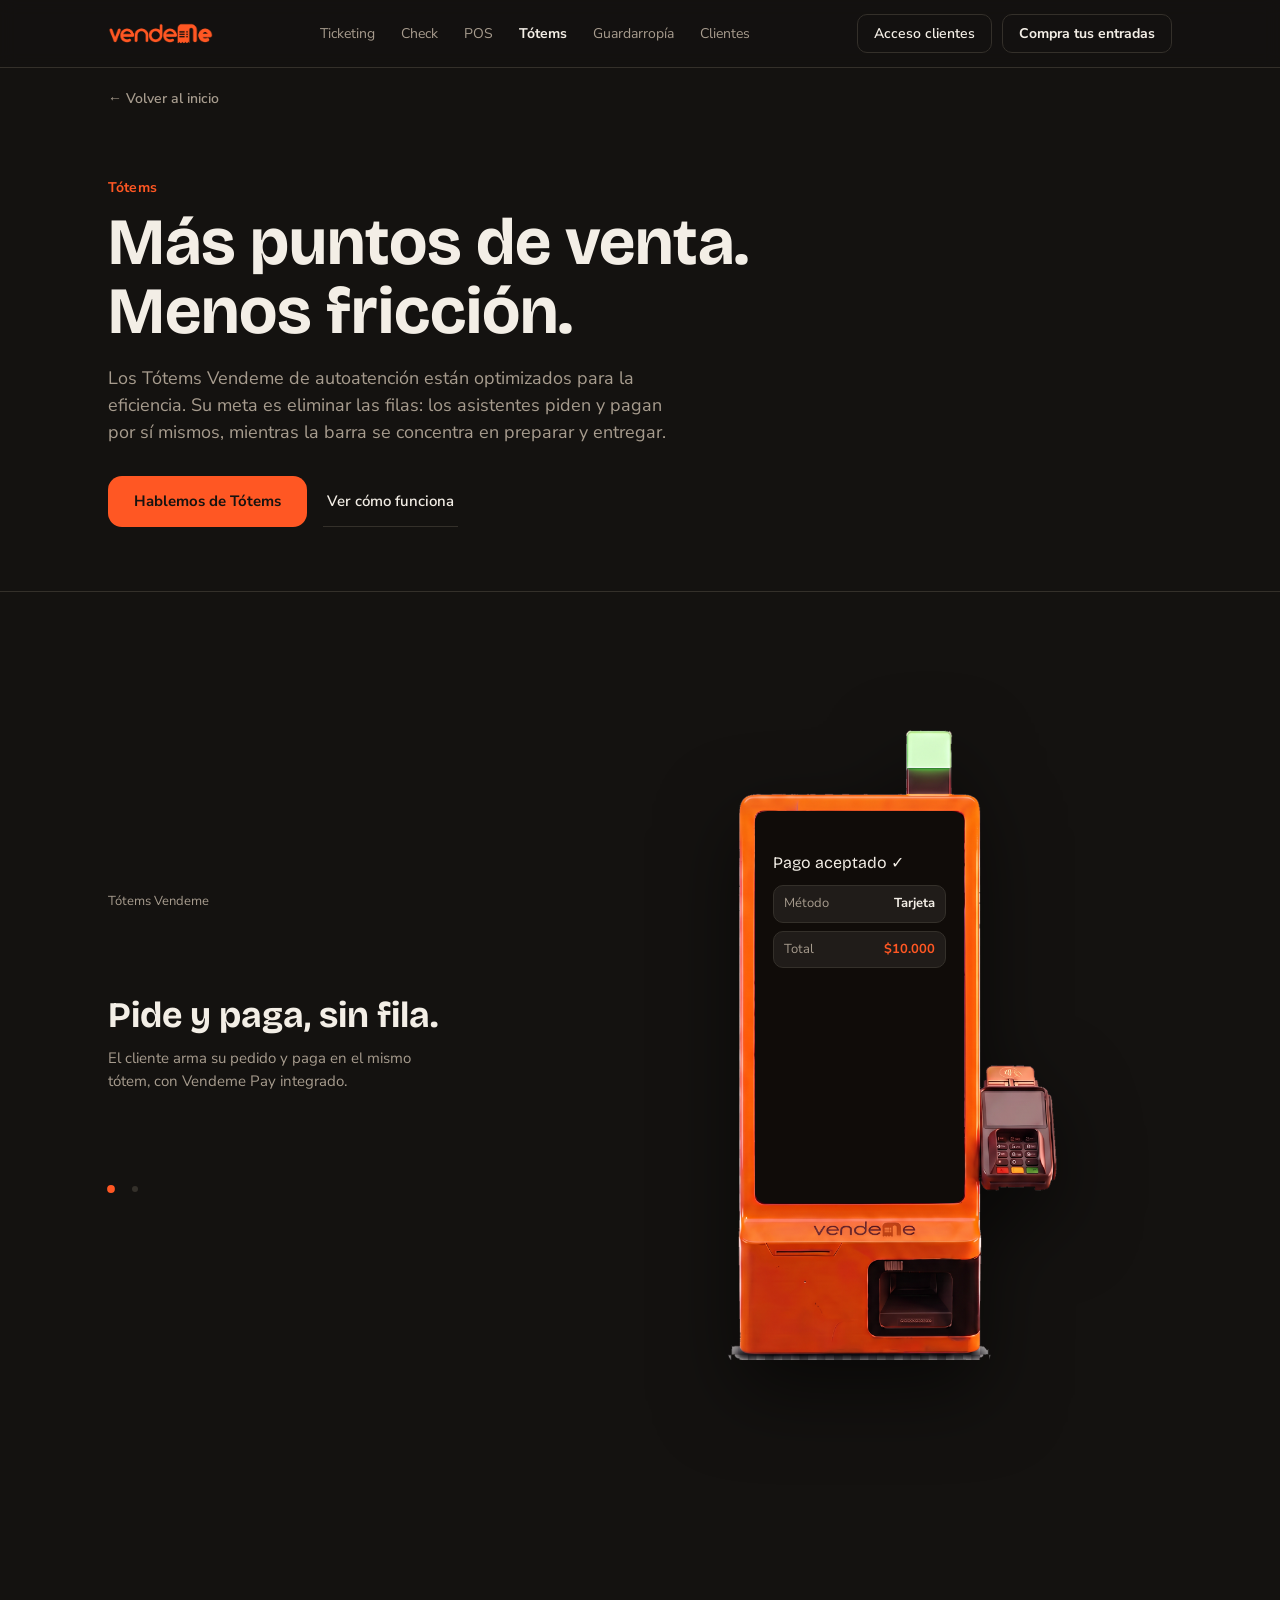
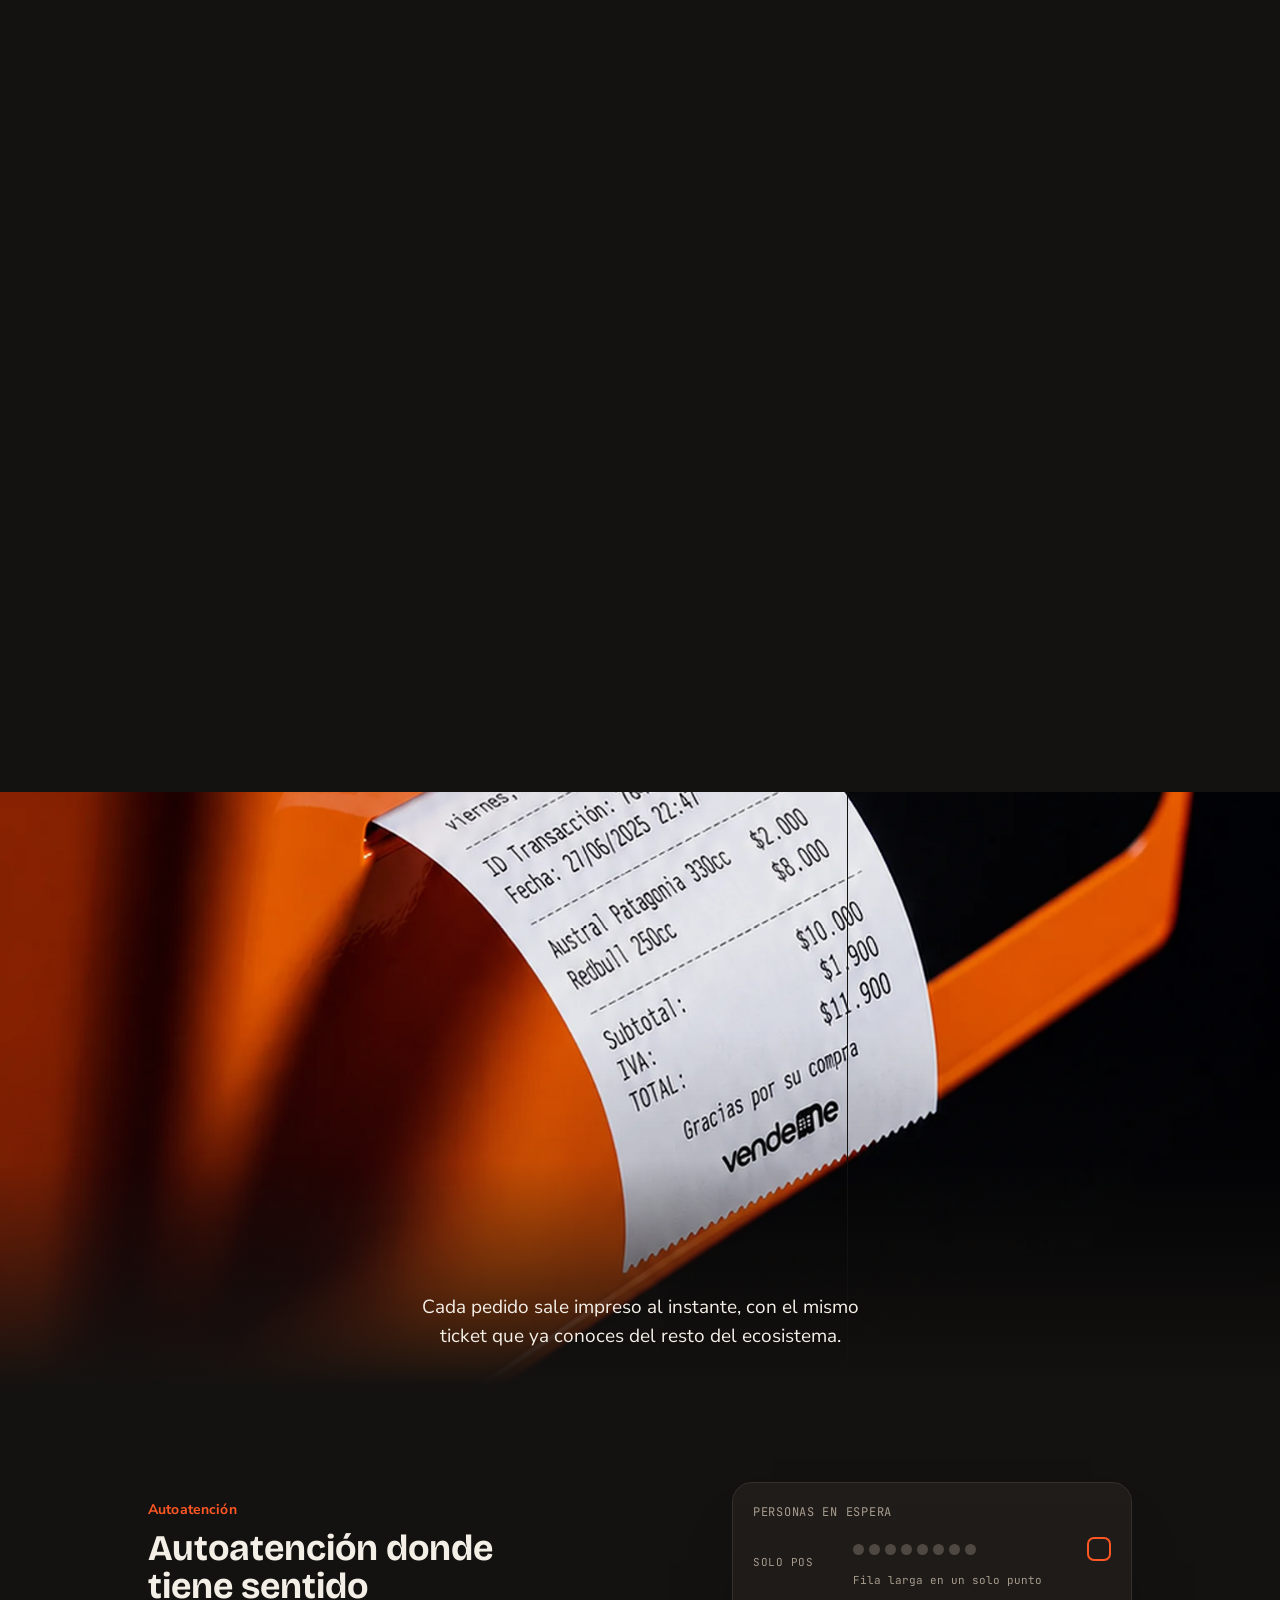
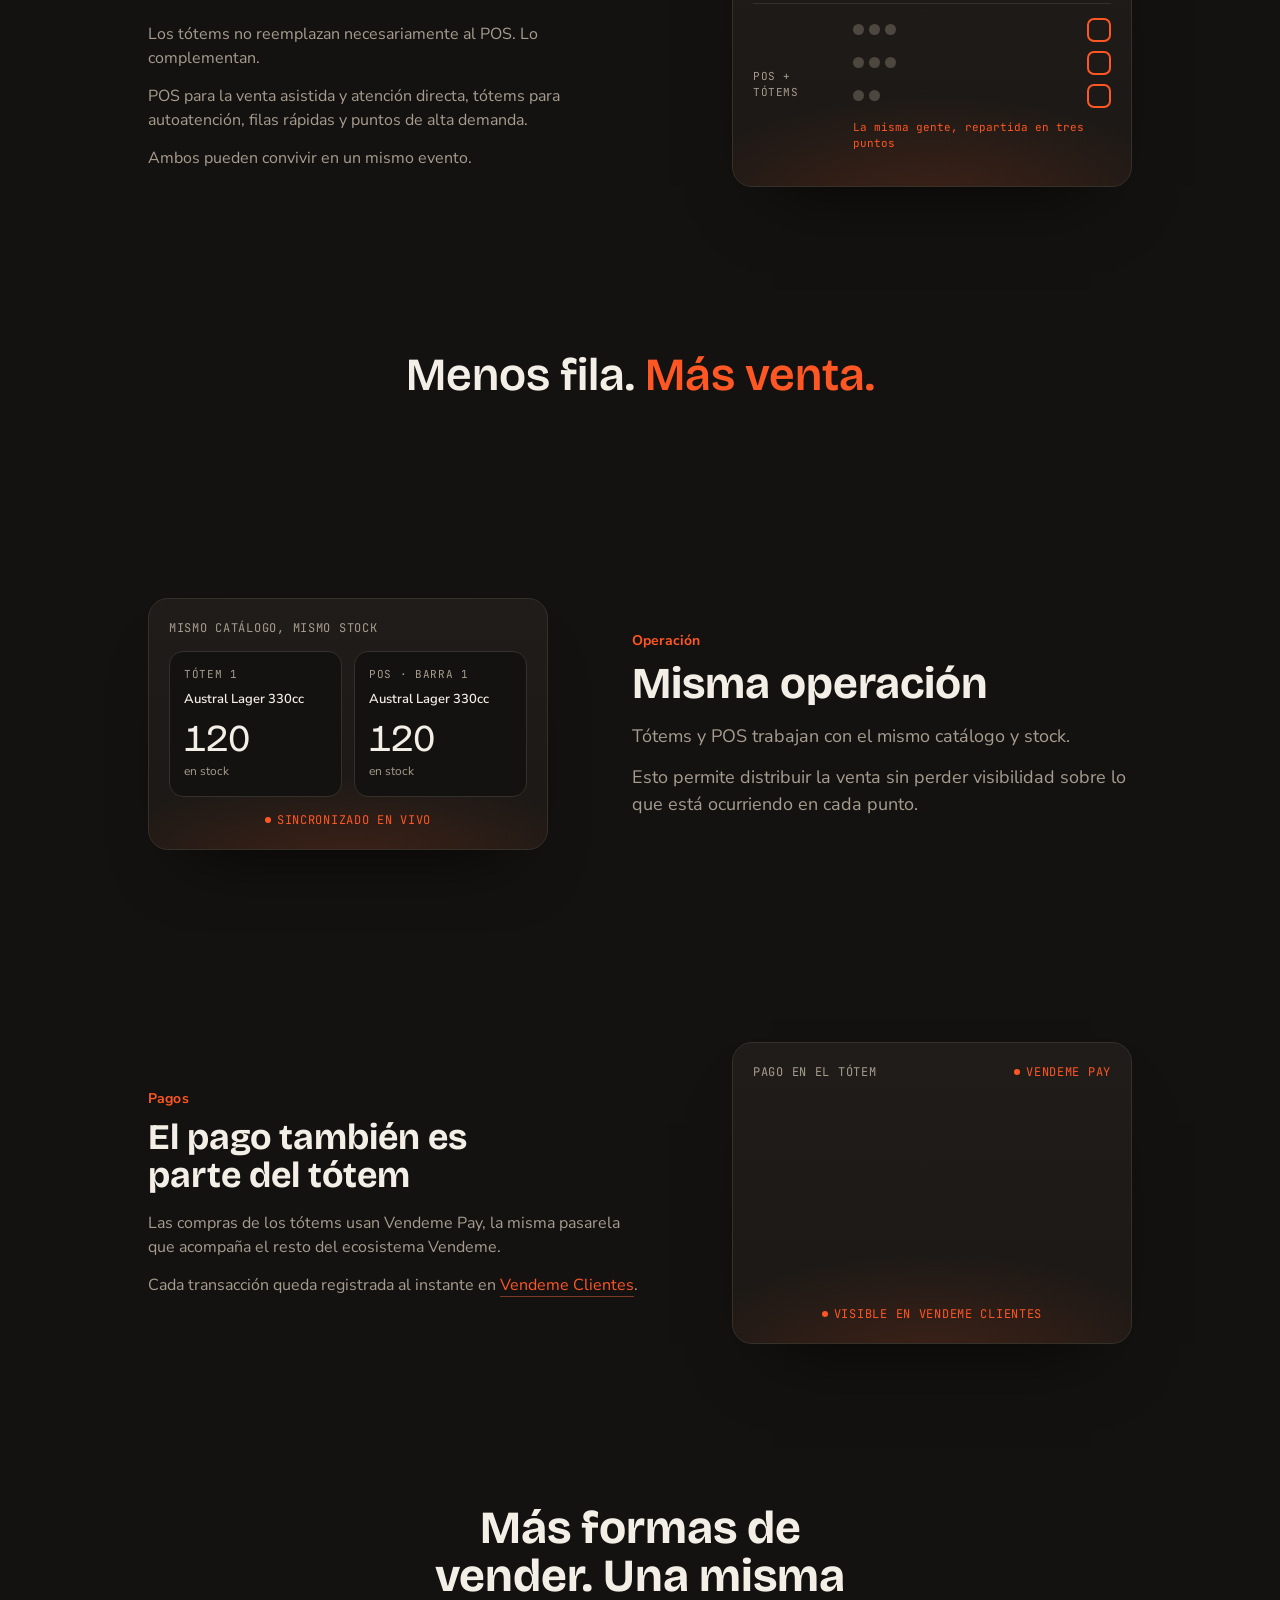
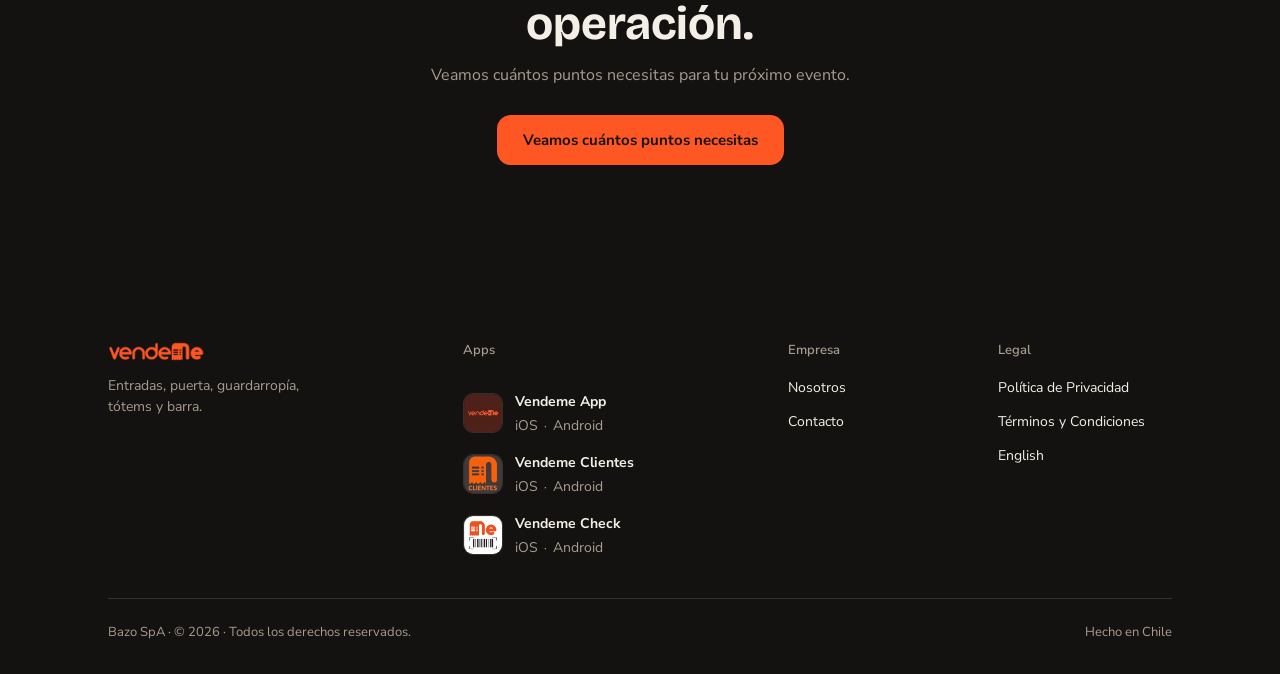
<file: totems.html>
<!DOCTYPE html>
<html lang="es">
<head>
<meta charset="UTF-8">
<script>if('scrollRestoration' in history){history.scrollRestoration='manual';}</script>
<meta name="viewport" content="width=device-width, initial-scale=1.0">
<link rel="icon" type="image/png" href="assets/img/favicon-32.png">
<link rel="apple-touch-icon" href="assets/img/favicon-180.png">
<title>Tótems Vendeme — Más puntos de venta, menos fricción</title>
<meta name="description" content="Tótems de autoatención Vendeme: el asistente pide y paga solo, con Vendeme Pay integrado, mientras la barra se dedica a preparar y entregar.">
<link rel="preconnect" href="https://fonts.googleapis.com">
<link href="https://fonts.googleapis.com/css2?family=Bricolage+Grotesque:wght@400;500;600;700;800&family=Nunito+Sans:wght@400;500;600;700;800&family=JetBrains+Mono:wght@400;500;700&display=swap" rel="stylesheet">
<link rel="stylesheet" href="assets/css/style.css">
</head>
<body>

<header>
  <div class="wrap nav">
    <a class="logo" href="index.html" aria-label="Vendeme — inicio"><img src="assets/img/logo.png" alt="Vendeme"></a>
    <ul class="nav-links">
      <li><a href="ticketing.html">Ticketing</a></li>
      <li><a href="check.html">Check</a></li>
      <li><a href="pos.html">POS</a></li>
      <li><a href="totems.html">Tótems</a></li>
      <li><a href="guardarropia.html">Guardarropía</a></li>
      <li><a href="clientes.html">Clientes</a></li>
    </ul>
    <div class="nav-buttons">
      <a class="nav-cta" href="https://clientes.vendeme.app" target="_blank" rel="noopener">Acceso clientes</a>
      <a class="nav-cta-primary" href="https://app.vendeme.app/" target="_blank" rel="noopener">Compra tus entradas</a>
      <button class="nav-toggle" aria-label="Abrir menú" aria-expanded="false">
        <svg class="i-open" viewBox="0 0 24 24" fill="none" xmlns="http://www.w3.org/2000/svg"><path d="M3 6h18M3 12h18M3 18h18" stroke="currentColor" stroke-width="2" stroke-linecap="round"/></svg>
        <svg class="i-close" viewBox="0 0 24 24" fill="none" xmlns="http://www.w3.org/2000/svg"><path d="M5 5l14 14M19 5L5 19" stroke="currentColor" stroke-width="2" stroke-linecap="round"/></svg>
      </button>
    </div>
  </div>
  <div class="nav-mobile">
    <div class="wrap">
      <ul>
        <li><a href="ticketing.html">Ticketing</a></li>
        <li><a href="check.html">Check</a></li>
        <li><a href="pos.html">POS</a></li>
        <li><a href="totems.html">Tótems</a></li>
        <li><a href="guardarropia.html">Guardarropía</a></li>
        <li><a href="clientes.html">Clientes</a></li>
      </ul>
      <div class="nav-mobile-actions">
        <a class="nav-cta" href="https://clientes.vendeme.app" target="_blank" rel="noopener">Acceso clientes</a>
        <a class="nav-cta-primary" href="https://app.vendeme.app/" target="_blank" rel="noopener">Compra tus entradas</a>
      </div>
    </div>
  </div>
</header>

<main>
  <div class="wrap breadcrumb"><a href="index.html">← Volver al inicio</a></div>

  <section class="page-hero">
    <div class="wrap">
      <div class="kicker">Tótems</div>
      <h1>Más puntos de venta. Menos fricción.</h1>
      <p class="hero-sub">Los Tótems Vendeme de autoatención están optimizados para la eficiencia. Su meta es eliminar las filas: los asistentes piden y pagan por sí mismos, mientras la barra se concentra en preparar y entregar.</p>
      <div class="hero-actions">
        <a class="btn-primary" href="https://wa.me/56975404201?text=Hola%20Vendeme%2C%20quiero%20saber%20m%C3%A1s%20de%20Vendeme%20T%C3%B3tems">Hablemos de Tótems</a>
        <a class="btn-ghost" href="#totems-pin">Ver cómo funciona</a>
      </div>
    </div>
  </section>

  <div class="pin-wrap" id="totems-pin" style="height:200vh;">
    <div class="pin-inner">
      <div class="pin-left">
        <div class="pin-kicker">Tótems Vendeme</div>
        <div class="pin-text-col">

          <div class="pin-stage active">
            <h2>Pide y paga, sin fila.</h2>
            <p>El cliente arma su pedido y paga en el mismo tótem, con Vendeme Pay integrado.</p>
          </div>

          <div class="pin-stage">
            <h2>Ticket impreso, con QR.</h2>
            <p>Listo para retirar en barra, y ya visible en <a href="clientes.html" class="inline-link">Vendeme Clientes</a>.</p>
          </div>

        </div>
        <div class="pin-progress">
          <div class="dot active"></div><div class="dot"></div>
        </div>
      </div>

      <div class="pin-visual-col">
        <div class="device3d tall" id="totems-device">
          <img src="assets/img/totem-tall.png" alt="Tótem de autoatención Vendeme" loading="lazy" data-fallback>
          <div class="photo-fallback"><img src="assets/img/totem-app-mockup.png" alt="Tótem Vendeme con el catálogo en pantalla" style="max-width:70%; height:auto; filter:drop-shadow(0 25px 35px rgba(0,0,0,0.5));"></div>

          <div class="totem-screen-frame">
            <div class="device-screen">
              <div class="screen-panel active" data-stage="0">
                <p class="mock-title">Pago aceptado ✓</p>
                <div class="device-row"><span>Método</span><strong>Tarjeta</strong></div>
                <div class="device-row"><span>Total</span><strong class="up">$10.000</strong></div>
              </div>
              <div class="screen-panel center" data-stage="1">
                <p class="mock-title">Ticket #5107</p>
                <div class="qr-grid">
<div class="c on"></div><div class="c on"></div><div class="c on"></div><div class="c on"></div><div class="c on"></div><div class="c "></div><div class="c on"></div>
<div class="c on"></div><div class="c "></div><div class="c "></div><div class="c "></div><div class="c on"></div><div class="c "></div><div class="c on"></div>
<div class="c on"></div><div class="c "></div><div class="c on"></div><div class="c "></div><div class="c on"></div><div class="c "></div><div class="c on"></div>
<div class="c on"></div><div class="c "></div><div class="c "></div><div class="c "></div><div class="c on"></div><div class="c "></div><div class="c "></div>
<div class="c on"></div><div class="c on"></div><div class="c on"></div><div class="c on"></div><div class="c on"></div><div class="c "></div><div class="c on"></div>
<div class="c "></div><div class="c "></div><div class="c "></div><div class="c "></div><div class="c "></div><div class="c "></div><div class="c on"></div>
<div class="c on"></div><div class="c "></div><div class="c on"></div><div class="c on"></div><div class="c "></div><div class="c on"></div><div class="c "></div>
                  <div class="qr-logo"><img src="assets/img/ticket-mark-black.png" alt=""></div>
                </div>
                <p style="color:var(--muted); font-size:12px; margin-top:10px;">Retirar en barra</p>
              </div>
            </div>
          </div>
        </div>
      </div>
    </div>
  </div>

  <!-- El ticket real, saliendo del tótem: pausa cinematográfica a sangre completa -->
  <section class="ticket-banner">
    <img src="assets/img/totem-ticket-detail.webp" width="1536" height="2751" alt="Ticket impreso saliendo de un tótem Vendeme" loading="lazy">
    <div class="ticket-banner-caption">
      <p>Cada pedido sale impreso al instante, con el mismo ticket que ya conoces del resto del ecosistema.</p>
    </div>
  </section>

  <section class="content-block has-visual" id="detalle">
    <div class="wrap">
      <div class="split-block">
        <div class="split-copy">
          <div class="kicker">Autoatención</div>
          <h2>Autoatención donde tiene sentido</h2>
          <p>Los tótems no reemplazan necesariamente al POS. Lo complementan.</p>
          <p>POS para la venta asistida y atención directa, tótems para autoatención, filas rápidas y puntos de alta demanda.</p>
          <p>Ambos pueden convivir en un mismo evento.</p>
        </div>
        <div class="split-visual" aria-hidden="true">
          <div class="vc">
            <div class="vc-label"><span>Personas en espera</span></div>
            <div class="vc-lane">
              <div class="vc-lane-title">Solo POS</div>
              <div class="vc-lane-body">
                <div class="vc-qrow">
                  <div class="vc-queue"><i style="--i:0"></i><i style="--i:1"></i><i style="--i:2"></i><i style="--i:3"></i><i style="--i:4"></i><i style="--i:5"></i><i style="--i:6"></i><i style="--i:7"></i></div>
                  <span class="vc-point"></span>
                </div>
                <div class="vc-lane-stat">Fila larga en un solo punto</div>
              </div>
            </div>
            <div class="vc-lane">
              <div class="vc-lane-title">POS + Tótems</div>
              <div class="vc-lane-body">
                <div class="vc-qrow"><div class="vc-queue"><i style="--i:0"></i><i style="--i:1"></i><i style="--i:2"></i></div><span class="vc-point"></span></div>
                <div class="vc-qrow"><div class="vc-queue"><i style="--i:1"></i><i style="--i:2"></i><i style="--i:3"></i></div><span class="vc-point"></span></div>
                <div class="vc-qrow"><div class="vc-queue"><i style="--i:2"></i><i style="--i:3"></i></div><span class="vc-point"></span></div>
                <div class="vc-lane-stat">La misma gente, repartida en tres puntos</div>
              </div>
            </div>
          </div>
        </div>
      </div>
    </div>
  </section>

  <section class="big-statement">
    <div class="wrap">
      <p>Menos fila. <span class="accent">Más venta.</span></p>
    </div>
  </section>

  <section class="content-block alt has-visual">
    <div class="wrap">
      <div class="split-block reverse">
        <div class="split-copy">
          <div class="kicker">Operación</div>
          <h2>Misma operación</h2>
          <p>Tótems y POS trabajan con el mismo catálogo y stock.</p>
          <p>Esto permite distribuir la venta sin perder visibilidad sobre lo que está ocurriendo en cada punto.</p>
        </div>
        <div class="split-visual" aria-hidden="true">
          <div class="vc">
            <div class="vc-label"><span>Mismo catálogo, mismo stock</span></div>
            <div class="vc-sync">
              <div class="vc-stockcard"><small>Tótem 1</small><b>Austral Lager 330cc</b><div class="vc-stock"></div><span>en stock</span></div>
              <div class="vc-stockcard"><small>POS · Barra 1</small><b>Austral Lager 330cc</b><div class="vc-stock"></div><span>en stock</span></div>
            </div>
            <div class="vc-syncbar"><span class="vc-live">Sincronizado en vivo</span></div>
          </div>
        </div>
      </div>
    </div>
  </section>

  <section class="content-block has-visual">
    <div class="wrap">
      <div class="split-block">
        <div class="split-copy">
          <div class="kicker">Pagos</div>
          <h2>El pago también es parte del tótem</h2>
          <p>Las compras de los tótems usan Vendeme Pay, la misma pasarela que acompaña el resto del ecosistema Vendeme.</p>
          <p>Cada transacción queda registrada al instante en <a href="clientes.html" class="inline-link">Vendeme Clientes</a>.</p>
        </div>
        <div class="split-visual" aria-hidden="true">
          <div class="vc">
            <div class="vc-label"><span>Pago en el tótem</span><span class="vc-live">Vendeme Pay</span></div>
            <div class="vc-stage">
              <div class="vc-state"><span class="vc-cardico"></span><strong>Acerca tu tarjeta</strong><span>Total $10.000</span></div>
              <div class="vc-state"><span class="vc-okico"><svg viewBox="0 0 24 24" fill="none" stroke="currentColor" stroke-width="2.6" stroke-linecap="round" stroke-linejoin="round"><path d="M4 12l5 5L20 6"/></svg></span><strong>Pago aceptado</strong><span>Registrado al instante</span></div>
              <div class="vc-state"><span class="vc-ticketico"></span><strong>Ticket #5107</strong><span>Retira en barra</span></div>
            </div>
            <div class="vc-syncbar"><span class="vc-live">Visible en Vendeme Clientes</span></div>
          </div>
        </div>
      </div>
    </div>
  </section>

  <section class="cta-banner">
    <div class="wrap">
      <h2>Más formas de vender. Una misma operación.</h2>
      <p>Veamos cuántos puntos necesitas para tu próximo evento.</p>
      <div class="hero-actions">
        <a class="btn-primary" href="https://wa.me/56975404201?text=Hola%20Vendeme%2C%20quiero%20saber%20m%C3%A1s%20de%20Vendeme%20T%C3%B3tems">Veamos cuántos puntos necesitas</a>
      </div>
    </div>
  </section>
</main>
<footer>
  <div class="wrap">
    <div class="footer-top">
      <div>
        <a class="footer-logo" href="index.html" aria-label="Vendeme — inicio"><img src="assets/img/logo.png" alt="Vendeme"></a>
        <p class="footer-tag">Entradas, puerta, guardarropía, tótems y barra.</p>
      </div>
      <div class="footer-col footer-apps">
        <p class="col-title">Apps</p>
        <div class="app-row">
          <img class="app-icon" src="assets/img/app-icon-app.png" alt="" width="40" height="40" loading="lazy">
          <div class="app-row-body">
            <span class="app-name">Vendeme App</span>
            <span class="app-plat"><a href="https://apps.apple.com/cl/app/vendeme/id995637028">iOS</a><span class="sep">·</span><a href="https://play.google.com/store/apps/details?id=cl.bazo.vendemeapp&amp;hl=es_419">Android</a></span>
          </div>
        </div>
        <div class="app-row">
          <img class="app-icon" src="assets/img/app-icon-clientes.png" alt="" width="40" height="40" loading="lazy">
          <div class="app-row-body">
            <span class="app-name">Vendeme Clientes</span>
            <span class="app-plat"><a href="https://apps.apple.com/cl/app/vendeme-clientes/id6499478332">iOS</a><span class="sep">·</span><a href="https://play.google.com/store/apps/details?id=cl.bazo.vendemeclient&amp;hl=es_CL">Android</a></span>
          </div>
        </div>
        <div class="app-row">
          <img class="app-icon" src="assets/img/app-icon-check.png" alt="" width="40" height="40" loading="lazy">
          <div class="app-row-body">
            <span class="app-name">Vendeme Check</span>
            <span class="app-plat"><a href="https://apps.apple.com/cl/app/vendeme-check/id1490351162">iOS</a><span class="sep">·</span><a href="https://play.google.com/store/apps/details?id=cl.bazo.vendemecheck&amp;hl=es_CL">Android</a></span>
          </div>
        </div>
      </div>
      <div class="footer-col">
        <p class="col-title">Empresa</p>
        <ul>
          <li><a href="nosotros.html">Nosotros</a></li>
          <li><a href="contacto.html">Contacto</a></li>
        </ul>
      </div>
      <div class="footer-col">
        <p class="col-title">Legal</p>
        <ul>
          <li><a href="#">Política de Privacidad</a></li>
          <li><a href="#">Términos y Condiciones</a></li>
          <li><a href="#">English</a></li>
        </ul>
      </div>
    </div>
    <div class="footer-bottom">
      <span>Bazo SpA · © 2026 · Todos los derechos reservados.</span>
      <span>Hecho en Chile</span>
    </div>
  </div>
</footer>
<script src="assets/js/main.js"></script>


</body>
</html>
</file>
<file: assets/css/style.css>
/* ===================================================================
   VENDEME — sistema de diseño compartido
   Un evento, de la entrada al último trago: ticketing, puerta, tótems,
   POS y guardarropía. La identidad visual toma prestado el lenguaje del
   propio producto — el ticket térmico — como motivo estructural.
   =================================================================== */

:root{
  --bg: #141210;
  --bg-alt: #1b1815;
  --surface: #201c19;
  --line: #34302a;
  --text: #f3eee6;
  --muted: #a79c8e;
  --amber: #ff5723;
  --amber-2: #ffb199;
  --amber-dim: #7a3a26;
  /* Impeccable /colorize, P0: a real "valid" status green, decoupled from --amber. The interface
     signal (One Signal Rule) and product status are different semantic axes — the real R-017
     quemador screen already shows green for a pass, this just gives the site the matching token. */
  --status-valid: #3ecf6e;
  --status-invalid: #e0473e;
  --paper: #f4efe2;
  --paper-text: #241f19;
  --paper-muted: #70675a; /* Impeccable /harden: darkened from #7c7264 (4.11:1 on --paper, failed WCAG AA) to 4.83:1 */
  --paper-accent: #b53307; /* signal orange for ink printed ON paper (the ENTREGADO stamp): --amber is only 2.8:1 on --paper, this is ~4.7:1 */
  --hardware-black: #0d0c0b; /* device-frame body + notch, legacy cube screen */
  --scan-black: #0b0a09; /* Check scan-viewfinder glass — deliberately darker than --hardware-black */
  --totem-black: #100c09; /* totem kiosk screen — deliberately warmer than --hardware-black */
}
*{box-sizing:border-box; -webkit-tap-highlight-color:rgba(255,87,35,.25);}
html{scroll-behavior:smooth;}
body{
  margin:0;
  overflow-x:hidden;
  background:var(--bg);
  color:var(--text);
  font-family:'Nunito Sans', sans-serif;
  line-height:1.5;
  -webkit-font-smoothing:antialiased;
}
h1,h2,h3{
  font-family:'Bricolage Grotesque', sans-serif;
  font-weight:700;
  letter-spacing:0;
  line-height:1.05;
  margin:0;
}
a{color:inherit;text-decoration:none;}
.wrap{max-width:1120px;margin:0 auto;padding:0 28px;}
img,svg{display:block;max-width:100%;}
.mono{font-family:'JetBrains Mono', ui-monospace, monospace;}

a:focus-visible, button:focus-visible{outline:2px solid var(--amber);outline-offset:3px;}
@media (prefers-reduced-motion: reduce){
  *{animation-duration:0.001ms !important; animation-iteration-count:1 !important; transition:none !important;}
}

/* ===== HEADER / NAV ===== */
header{
  position:sticky; top:0; z-index:60;
  background:rgba(20,18,16,0.88);
  backdrop-filter:blur(8px);
  border-bottom:1px solid var(--line);
}
.nav{
  display:flex; align-items:center; justify-content:space-between;
  padding-block:14px;
}
.logo{display:flex; align-items:center; position:relative;}
.logo::after{ content:""; position:absolute; inset:-10px -6px; }
.logo img{height:24px; width:auto; display:block;}
.nav-links{
  display:flex; gap:26px; list-style:none; margin:0; padding:0;
  font-size:14px; color:var(--muted);
}
.nav-links a{padding:6px 0;}
.nav-links a:hover{color:var(--amber);}
.nav-links a[aria-current="page"], .nav-mobile a[aria-current="page"]{color:var(--text); font-weight:700;}
.nav-cta{
  font-size:14px; font-weight:600; color:var(--text);
  border:1px solid var(--line); padding:8px 16px; border-radius:10px;
}
.nav-cta:hover{border-color:var(--amber); color:var(--amber);}
.nav-cta-primary{
  font-size:14px; font-weight:700; color:var(--text);
  background:transparent; padding:8px 16px; border-radius:10px; border:1px solid var(--line);
}
.nav-cta-primary:hover{ border-color:var(--amber); color:var(--amber); }
.nav-buttons{ display:flex; align-items:center; gap:10px; }

.nav-toggle{
  display:none; width:38px; height:38px; border-radius:9px;
  border:1px solid var(--line); background:transparent;
  align-items:center; justify-content:center; flex:none; cursor:pointer;
}
.nav-toggle svg{width:18px;height:18px;}
.nav-toggle .i-close{display:none;}
header.nav-open .nav-toggle .i-open{display:none;}
header.nav-open .nav-toggle .i-close{display:block;}

.nav-mobile{
  display:none;
  border-top:1px solid var(--line);
  padding:6px 0 18px;
}
.nav-mobile ul{list-style:none; margin:0; padding:0;}
.nav-mobile a{
  display:block; padding:13px 0; font-size:16px; color:var(--text);
  border-bottom:1px solid var(--line);
}
.nav-mobile a:hover{color:var(--amber);}
.nav-mobile .nav-mobile-actions{
  display:flex; flex-direction:column; gap:10px; margin-top:16px;
}
.nav-mobile .nav-cta, .nav-mobile .nav-cta-primary{text-align:center; padding:12px 16px;}
header.nav-open .nav-mobile{display:block;}

@media (max-width:1099px){
  .nav-links{display:none;}
  .nav-buttons .nav-cta-primary{display:none;}
  .nav-buttons .nav-cta{padding:11px 16px;}
  .nav-toggle{display:flex; width:44px; height:44px;}
}

/* ===== BUTTONS / LINKS ===== */
.btn-primary{
  background:var(--amber); color:#171310; font-weight:700;
  padding:14px 26px; border-radius:14px; font-size:15px;
  box-shadow:0 0 0 0 rgba(255,87,35,0.5);
  transition:box-shadow .25s ease, transform .25s ease;
  display:inline-block;
}
.btn-primary:hover{box-shadow:0 0 24px 2px rgba(255,87,35,0.35); transform:translateY(-1px);}
.btn-ghost{
  color:var(--text); font-weight:600; font-size:15px;
  padding:14px 4px; border-bottom:1px solid var(--line);
  display:inline-block;
}
.btn-ghost:hover{border-color:var(--amber); color:var(--amber);}
.link{
  display:inline-block; font-size:14px; font-weight:700;
  color:var(--amber); border-bottom:1px solid var(--amber-dim); padding-bottom:2px;
}
.link:hover{border-color:var(--amber);}
.inline-link{color:var(--amber); border-bottom:1px solid var(--amber-dim);}
.inline-link:hover{border-color:var(--amber);}

.kicker{
  font-size:14px; font-weight:700; color:var(--amber);
  letter-spacing:0.01em; margin-bottom:10px;
}

/* ===== HERO (home) ===== */
.hero{
  position:relative;
  min-height:100vh;
  display:flex; align-items:center;
  padding:132px 0 60px;
  overflow:hidden;
}
.hero-media{ position:absolute; inset:0; z-index:0; }
.hero-media video{ width:100%; height:100%; object-fit:cover; display:block; }
.hero-media::after{
  content:"";
  position:absolute; inset:0;
  background:
    linear-gradient(180deg, transparent 0%, transparent 82%, var(--bg) 100%),
    linear-gradient(100deg, rgba(20,18,16,0.95) 0%, rgba(20,18,16,0.88) 34%, rgba(20,18,16,0.62) 62%, rgba(20,18,16,0.32) 100%);
}
.hero .wrap{ position:relative; z-index:1; }
.hero-grid{
  display:grid; grid-template-columns:1.05fr 0.95fr; gap:56px; align-items:center;
}
.hero-content{ max-width:540px; }
.hero h1{
  font-size:clamp(34px, 4.4vw, 56px);
  max-width:15ch;
}
.hero-sub{
  margin-top:20px; max-width:46ch;
  font-size:19px; color:var(--muted);
}
.hero-actions{
  margin-top:32px; display:flex; gap:16px; align-items:center; flex-wrap:wrap;
}
.hero-proof{
  margin-top:28px; font-size:13px; color:var(--muted);
  display:flex; align-items:center; gap:8px;
}
.hero-proof .dot{width:6px;height:6px;border-radius:50%;background:var(--amber);flex:none;}

/* ---- Receipt showcase: the hero's one bold element ---- */
.hero-receipt{ display:flex; justify-content:center; perspective:1400px; }
.receipt-slot{
  width:150px; height:8px; margin:0 auto -4px;
  background:var(--bg-alt); border-radius:3px 3px 0 0;
  border:1px solid var(--line); border-bottom:none;
  position:relative; z-index:1;
}
.receipt-tape{
  position:relative;
  width:100%; max-width:360px;
  background:var(--paper); color:var(--paper-text);
  padding:26px 26px 30px;
  border-radius:3px;
  transform:rotate(-1.6deg) rotateX(var(--tilt-x,0deg)) rotateY(var(--tilt-y,0deg));
  transform-style:preserve-3d; will-change:transform;
  transition:transform .35s cubic-bezier(.22,.61,.36,1), box-shadow .35s ease;
  box-shadow:0 40px 70px -25px rgba(0,0,0,0.65), 0 2px 0 rgba(0,0,0,0.15);
  font-family:'JetBrains Mono', ui-monospace, monospace;
}
.receipt-tape::after{
  content:"";
  position:absolute; left:0; right:0; bottom:-13px; height:14px;
  background-image:
    linear-gradient(135deg, var(--bg) 50%, transparent 50%),
    linear-gradient(225deg, var(--bg) 50%, transparent 50%);
  background-size:16px 16px; background-position:left top, left top;
  background-repeat:repeat-x;
}
.receipt-head{ text-align:center; margin-bottom:14px; }
.receipt-head .store-logo{ height:22px; width:auto; margin:0 auto; }
.receipt-head .meta{ display:block; font-size:11px; color:var(--paper-muted); margin-top:4px; }
.receipt-rule{
  border-top:1px dashed rgba(36,31,25,0.35); margin:12px 0;
}
.receipt-row{
  display:flex; align-items:baseline; gap:8px;
  padding:8px 2px; font-size:13.5px; color:var(--paper-text);
  border-radius:6px; margin:0 -6px;
  transition:background .18s ease, color .18s ease, transform .18s ease;
}
.receipt-row:hover{ background:rgba(255,87,35,0.1); color:var(--amber-dim); transform:translateX(2px); }
.receipt-row .name{ font-weight:700; flex:none; }
.receipt-row .fill{
  flex:1; border-bottom:1px dotted rgba(36,31,25,0.4); transform:translateY(-3px);
}
.receipt-row .tag{ flex:none; color:var(--paper-muted); font-size:12px; }
/* static signifier that the row leads somewhere — :hover alone never reaches a touch visitor */
.receipt-row::after{ content:"›"; flex:none; color:var(--paper-muted); font-weight:700; margin-left:2px; }
.receipt-total{
  display:flex; justify-content:space-between; align-items:baseline;
  font-size:14px; font-weight:700; margin-top:2px;
}
.receipt-total .accent{ color:var(--amber-dim); }
.receipt-barcode{
  height:30px; margin-top:16px; opacity:0.85;
  background:repeating-linear-gradient(90deg,
    var(--paper-text) 0 2px, transparent 2px 4px,
    var(--paper-text) 4px 5px, transparent 5px 10px,
    var(--paper-text) 10px 13px, transparent 13px 15px,
    var(--paper-text) 15px 16px, transparent 16px 22px);
}
.receipt-id{ text-align:center; font-size:11px; color:var(--paper-muted); margin-top:6px; letter-spacing:0.06em; }

@keyframes receipt-feed{
  from{ clip-path:inset(0 0 100% 0); transform:translateY(-24px) rotate(-1.6deg); }
  to{ clip-path:inset(0 0 0% 0); transform:translateY(0) rotate(-1.6deg); }
}
.receipt-tape{ animation:receipt-feed 0.9s cubic-bezier(.2,.75,.25,1) .25s both; }
@media (prefers-reduced-motion: reduce){ .receipt-tape{animation:none;} }

@media (max-width:860px){
  .hero-grid{ grid-template-columns:1fr; gap:40px; }
  .receipt-tape{ transform:rotate(-1deg); max-width:320px; }
}

/* ===== SECTION SHELL (home product sections) ===== */
section.block{
  min-height:100vh;
  display:flex; align-items:center;
  padding:72px 0;
  scroll-margin-top:72px;
}
.row{
  width:100%;
  display:grid; grid-template-columns:1fr 1fr; gap:64px; align-items:center;
}
.copy h2{font-size:clamp(30px,4vw,44px); max-width:12ch;}
.copy p{font-size:16px; color:var(--muted); margin-top:16px; max-width:40ch;}
.copy .link{display:inline-block; margin-top:22px;}

/* photo-in-card with graceful fallback until the real asset is dropped in */
.photo-fallback{ display:none; align-items:center; justify-content:center; width:100%; height:100%; position:relative; }
.has-fallback img[data-fallback]{ display:none !important; }
.has-fallback .photo-fallback{ display:flex; }

/* ===== TOOLS INTRO (home) ===== */
.tools-intro{ max-width:680px; margin:0 0 8px; }
.tools-intro h2{ font-size:clamp(32px,4.8vw,48px); max-width:18ch; }
.tools-intro p{ color:var(--muted); font-size:17px; margin-top:16px; }

/* a soft, blurred glow sampled from the product photo itself, sitting behind it */
.ambient{
  position:absolute; inset:18%; background-size:cover; background-position:center;
  filter:blur(40px) saturate(1.4) brightness(.7); opacity:.55; z-index:0;
}

/* generic small mono spec-label, used above a chapter/section headline */
.spec{
  font-family:'JetBrains Mono', monospace; font-size:13px; color:var(--amber);
  display:block; margin:2px 0 0;
}

/* ===== HERRAMIENTAS: chapter rail + per-tool scroll chapters (home) ===== */
.chapter-rail{
  position:fixed; left:28px; top:50%; transform:translateY(-50%);
  display:flex; flex-direction:column; gap:20px; z-index:45;
  opacity:0; pointer-events:none; transition:opacity .3s ease;
}
.chapter-rail.visible{ opacity:1; pointer-events:auto; }
.chapter-rail a{
  display:flex; align-items:center; gap:10px; font-size:12px; color:var(--muted);
  font-family:'JetBrains Mono', monospace; line-height:1;
}
.chapter-rail-dot{
  width:7px; height:7px; border-radius:50%; background:var(--line); flex:none;
  transition:background .25s ease, transform .25s ease;
}
.chapter-rail-label{
  opacity:0; transform:translateX(-6px); white-space:nowrap;
  transition:opacity .2s ease, transform .2s ease;
}
.chapter-rail a:hover .chapter-rail-label,
.chapter-rail a.active .chapter-rail-label{ opacity:1; transform:none; }
.chapter-rail a.active{ color:var(--text); }
.chapter-rail a.active .chapter-rail-dot{ background:var(--amber); transform:scale(1.5); }
.chapter-rail-divider{ width:14px; height:1px; background:var(--amber-dim); margin:2px 0; }
@media (max-width:1240px){ .chapter-rail{ display:none; } }

#herramientas{ display:block; }
#herramientas .wrap{ width:100%; }

.chapter-index{
  font-family:'JetBrains Mono', monospace; font-size:12px; color:var(--muted);
  letter-spacing:.05em; margin-bottom:2px;
}
.pin-left > .link{ margin-top:22px; }
.pin-left .check-visual-toggle{ margin-top:20px; }

/* chapter 05 · Guardarropía: a calm, static close — no pin, just a reveal */
.chapter-finale{ padding:120px 0 140px; }
.chapter-finale-inner{
  display:grid; grid-template-columns:0.9fr 1.1fr; gap:64px; align-items:center;
}
.chapter-finale-copy h3{ font-size:clamp(28px,3.6vw,42px); max-width:14ch; margin:10px 0 0; }
.chapter-finale-copy p{ color:var(--muted); font-size:17px; margin-top:16px; max-width:38ch; }
.chapter-finale-copy .link{ margin-top:22px; }
.chapter-finale-visual{ display:flex; align-items:center; justify-content:center; }

@media (max-width:860px){
  .chapter-finale{ padding:64px 0 80px; }
  .chapter-finale-inner{ grid-template-columns:1fr; gap:32px; text-align:center; }
  .chapter-finale-copy h3, .chapter-finale-copy p{ margin-left:auto; margin-right:auto; }
}

/* ===== CLIENTES / PANEL FULL WIDTH ===== */
.panel{ text-align:center; }
.panel h2{ font-size:clamp(30px,5vw,52px); max-width:16ch; margin:0 auto; }
.panel-art{
  margin-top:48px; border:1px solid var(--line); border-radius:20px; background:var(--surface);
  padding:2px; display:grid; grid-template-columns:repeat(4,1fr); gap:1px; background-color:var(--line);
  overflow:hidden;
}
.panel-cell{ background:var(--surface); padding:26px 18px; text-align:left; }
.panel-cell .num{font-family:'Bricolage Grotesque',sans-serif; font-weight:800; font-size:32px; color:var(--amber);}
.panel-cell .lbl{font-size:13px; color:var(--muted); margin-top:6px;}

.metrics-split{
  display:grid; grid-template-columns:1fr 1fr; gap:1px; background:var(--line);
  border:1px solid var(--line); border-radius:20px; overflow:hidden;
  margin-top:48px; text-align:left;
}
.metrics-group{ background:var(--surface); padding:28px 26px; }
.metrics-group-label{ font-size:13px; color:var(--amber); font-weight:700; margin-bottom:16px; }
.metric-row{
  display:flex; justify-content:space-between; gap:10px;
  padding:10px 0; border-top:1px solid var(--line); font-size:14px; color:var(--muted);
}
.metric-row:first-of-type{ border-top:none; }
.metric-row strong{ color:var(--text); font-weight:700; }
.metric-row strong.up{ color:var(--amber); }

/* ===== NOSOTROS ===== */
.nosotros .row{grid-template-columns:0.9fr 1.1fr;}
.steps{margin-top:26px; display:flex; flex-direction:column; gap:0;}
.step{ display:flex; gap:18px; padding:16px 0; border-top:1px solid var(--line); }
.step:last-child{border-bottom:1px solid var(--line);}
.step .word{
  font-family:'Bricolage Grotesque',sans-serif; font-weight:700; font-size:19px; color:var(--amber); width:130px; flex:none;
}
.step p{margin:0; font-size:15px; color:var(--muted);}

/* ===== CONTACTO ===== */
.contact-grid{ display:grid; grid-template-columns:1.1fr 0.9fr; gap:64px; }
.contact-copy h2{font-size:clamp(30px,4vw,46px); max-width:11ch;}
.contact-copy p{color:var(--muted); margin-top:16px; max-width:42ch;}
.contact-card{ border:1px solid var(--line); border-radius:20px; padding:32px; background:var(--surface); }
.contact-row{
  position:relative; display:flex; flex-direction:column; gap:5px;
  padding:16px 0; border-bottom:1px solid var(--line);
}
.contact-row:last-child{border-bottom:none;}
.contact-row span:first-child{
  color:var(--muted); font-size:12px; font-family:'JetBrains Mono', monospace;
}
.contact-row a, .contact-row > span:last-child{
  font-size:17px; font-weight:600; word-break:break-word;
}
.contact-row a{ position:relative; }
.contact-row a::after{ content:""; position:absolute; inset:-16px -4px; }
.contact-row a:hover{color:var(--amber);}
.contact-actions{ display:flex; align-items:center; gap:10px; flex-wrap:wrap; }
.contact-actions .sep{ color:var(--muted); font-weight:400; }
.contact-person{ display:flex; align-items:center; gap:12px; margin-top:22px; }
.avatar{
  width:40px; height:40px; border-radius:50%; background:var(--bg-alt);
  border:1px solid var(--line); display:flex; align-items:center; justify-content:center;
  font-family:'Bricolage Grotesque',sans-serif; font-weight:700; color:var(--amber); font-size:16px;
}
.contact-person .name{font-size:14px; font-weight:700;}
.contact-person .role{font-size:12px; color:var(--muted);}

/* ===== DISPONIBILIDAD (calendario de consulta, home) ===== */
.availability{
  display:grid; grid-template-columns:0.85fr 1.15fr; gap:56px; align-items:start;
  margin-top:64px; padding-top:48px; border-top:1px solid var(--line);
}
.availability-intro h3{ font-size:clamp(24px,3vw,30px); max-width:16ch; margin-top:2px; }
.availability-intro p{ color:var(--muted); font-size:15px; margin-top:14px; max-width:40ch; }

.availability-calendar{
  background:var(--surface); border:1px solid var(--line); border-radius:20px; padding:26px;
}
.cal-header{ display:flex; align-items:center; justify-content:space-between; margin-bottom:20px; }
.cal-month{ font-family:'Bricolage Grotesque',sans-serif; font-weight:700; font-size:16px; }
.cal-nav{
  width:38px; height:38px; border-radius:9px; border:1px solid var(--line); background:transparent;
  color:var(--text); cursor:pointer; display:flex; align-items:center; justify-content:center;
  flex:none; transition:border-color .2s ease, color .2s ease;
}
.cal-nav svg{ width:16px; height:16px; }
.cal-nav:hover{ border-color:var(--amber); color:var(--amber); }
.cal-nav:disabled{ opacity:.3; cursor:not-allowed; }
.cal-nav:disabled:hover{ border-color:var(--line); color:var(--text); }
.cal-weekdays{
  display:grid; grid-template-columns:repeat(7,minmax(0,1fr)); text-align:center;
  font-family:'JetBrains Mono', monospace; font-size:11px; color:var(--muted);
  text-transform:uppercase; letter-spacing:.04em; margin-bottom:10px;
}
.cal-grid{ display:grid; grid-template-columns:repeat(7,minmax(0,1fr)); gap:5px; }
.cal-day{
  position:relative; aspect-ratio:1; display:flex; align-items:center; justify-content:center;
  border-radius:9px; font-size:13px; color:var(--text); background:var(--bg-alt);
  border:1px solid transparent; cursor:pointer;
  transition:background .15s ease, border-color .15s ease, color .15s ease, transform .15s ease;
}
/* the visible cell can't reach 44px on a phone-width 7-column grid without the calendar
   overflowing its card — an invisible hit area closes the rest of the gap so the tap
   target still hits 44px even though the drawn square stays smaller */
.cal-day:not(.is-empty)::before{ content:""; position:absolute; inset:-3px; }
.cal-day:hover{ border-color:var(--amber); color:var(--amber); transform:translateY(-1px); }
.cal-day.is-today{ border-color:var(--amber-dim); font-weight:700; }
.cal-day.is-disabled{ color:var(--muted); opacity:.32; cursor:not-allowed; background:transparent; }
.cal-day.is-disabled:hover{ border-color:transparent; color:var(--muted); transform:none; }
.cal-day.is-empty{ visibility:hidden; cursor:default; }
@media (max-width:860px){
  .availability{ grid-template-columns:1fr; gap:28px; margin-top:48px; padding-top:40px; }
  .availability-calendar{ padding:10px; }
  .cal-grid{ gap:3px; }
  .cal-day:not(.is-empty)::before{ inset:-2px; }
}

/* Modal: date inquiry */
.avail-modal{
  position:fixed; inset:0; z-index:100; display:none; align-items:center; justify-content:center;
  padding:20px; background:rgba(10,9,8,0.72); backdrop-filter:blur(6px);
}
.avail-modal.open{ display:flex; }
.avail-modal-card{
  position:relative; width:100%; max-width:420px; background:var(--surface); border:1px solid var(--line);
  border-radius:20px; padding:32px; box-shadow:0 40px 80px -20px rgba(0,0,0,0.6);
  transform:translateY(10px) scale(.98); opacity:0; transition:opacity .25s ease, transform .25s ease;
}
.avail-modal.open .avail-modal-card{ transform:none; opacity:1; }
.avail-modal-close{
  position:absolute; top:16px; right:16px; width:40px; height:40px; border-radius:9px;
  border:1px solid var(--line); background:transparent; color:var(--muted); cursor:pointer;
  display:flex; align-items:center; justify-content:center;
}
.avail-modal-close svg{ width:15px; height:15px; }
.avail-modal-close:hover{ border-color:var(--amber); color:var(--amber); }
.avail-date-badge{
  display:flex; flex-direction:column; align-items:center; justify-content:center;
  width:54px; height:54px; border-radius:12px; background:var(--bg-alt); border:1px solid var(--line);
  margin-bottom:16px;
}
.avail-date-badge .m{ font-family:'JetBrains Mono', monospace; font-size:11px; color:var(--amber); text-transform:uppercase; letter-spacing:.04em; }
.avail-date-badge .d{ font-family:'Bricolage Grotesque',sans-serif; font-weight:800; font-size:19px; line-height:1.1; }
.avail-modal-card h3{ font-size:20px; }
.avail-modal-card > p{ color:var(--muted); font-size:14px; margin-top:8px; }
.avail-field{ display:block; margin-top:16px; }
.avail-field span{
  display:block; font-size:11px; font-family:'JetBrains Mono', monospace; color:var(--muted);
  margin-bottom:6px; text-transform:uppercase; letter-spacing:.03em;
}
.avail-field input{
  width:100%; background:var(--bg-alt); border:1px solid var(--line); border-radius:10px;
  padding:11px 14px; color:var(--text); font-family:'Nunito Sans', sans-serif; font-size:14px;
}
.avail-field input::placeholder{ color:var(--muted); opacity:.7; }
.avail-field input:focus{ outline:none; border-color:var(--amber); }
.avail-field.has-error input{ border-color:#e0473e; }
.avail-field .field-error{
  display:none; margin-top:6px; font-size:12.5px; color:#e0473e;
  text-transform:none; letter-spacing:normal; font-family:'Nunito Sans', sans-serif;
}
.avail-field.has-error .field-error{ display:block; }
.avail-modal .btn-primary{
  margin-top:22px; width:100%; text-align:center; border:none; cursor:pointer; font-family:inherit;
}
.avail-note{ margin-top:12px; font-size:12px; color:var(--muted); text-align:center; }
.avail-fallback{ color:#e0473e; }
.avail-fallback a{ color:#e0473e; text-decoration:underline; font-weight:700; }

/* ===== FOOTER ===== */
footer{padding:56px 0 32px;}
.footer-top{
  display:grid; grid-template-columns:1.1fr 1fr 0.6fr 0.6fr; gap:36px;
  padding-bottom:40px; border-bottom:1px solid var(--line);
}
.footer-logo{display:flex; align-items:center; position:relative;}
.footer-logo::after{ content:""; position:absolute; inset:-11px 0; }
.footer-logo img{height:22px;}
.footer-tag{color:var(--muted); font-size:14px; margin-top:12px; max-width:26ch;}
.footer-col h4, .footer-col .col-title{ font-size:13px; color:var(--muted); font-weight:600; margin:0 0 14px; }
.footer-col ul{list-style:none; margin:0; padding:0; display:flex; flex-direction:column; gap:10px;}
.footer-col a{font-size:14px;}
.footer-col a:hover{color:var(--amber);}

/* footer app rows: real app icons instead of plain text links */
.footer-apps{ display:flex; flex-direction:column; gap:16px; }
.app-row{ display:flex; align-items:center; gap:12px; }
.app-icon{ width:40px; height:40px; border-radius:10px; flex:none; border:1px solid var(--line); object-fit:cover; }
.app-row-body{ display:flex; flex-direction:column; gap:3px; min-width:0; }
.app-name{ font-size:14px; font-weight:700; color:var(--text); }
.app-plat{ font-size:12.5px; color:var(--muted); }
.app-plat a{ color:var(--muted); }
.app-plat a:hover{ color:var(--amber); }
.app-plat .sep{ margin:0 6px; color:var(--muted); }
.footer-bottom{
  display:flex; justify-content:space-between; align-items:center; flex-wrap:wrap; gap:12px;
  padding-top:24px; font-size:13px; color:var(--muted);
}
/* phones: footer links reach a 44px touch target without touching the desktop layout */
@media (max-width:860px){
  .footer-col ul{ gap:0; }
  .footer-col ul a{ display:flex; align-items:center; min-height:44px; }
  .app-plat a{ position:relative; }
  .app-plat a::before{ content:""; position:absolute; inset:-13px -8px; }
}

@media (max-width:860px){
  .row, .contact-grid{grid-template-columns:1fr; gap:32px;}
  .panel-art{grid-template-columns:repeat(2,1fr);}
  .metrics-split{grid-template-columns:1fr;}
  .nosotros .row{grid-template-columns:1fr;}
  .footer-top{grid-template-columns:1fr; row-gap:32px;}
  section.block{min-height:auto; padding:64px 0;}
  .hero{min-height:auto; padding:118px 0 50px;}
}

/* ===== INTERNAL PAGES ===== */
.breadcrumb{ padding-top:8px; }
.breadcrumb a{ display:inline-block; padding:12px 0; font-size:14px; color:var(--muted); font-weight:600; }
.breadcrumb a:hover{color:var(--amber);}

.page-hero{ padding:56px 0 64px; border-bottom:1px solid var(--line); }
.page-hero h1{ font-size:clamp(38px,6vw,66px); max-width:16ch; }
.page-hero .hero-sub{ margin-top:18px; max-width:52ch; font-size:18px; color:var(--muted); }
.page-hero .hero-sub + .hero-sub{margin-top:10px;}
.page-hero .hero-actions{margin-top:30px;}

.content-block{ padding:96px 0; }
.content-block .wrap{ max-width:680px; }
.content-block:nth-of-type(6n+2) .wrap{ max-width:820px; }
.content-block:nth-of-type(6n+3) .wrap{ max-width:600px; }
.content-block:nth-of-type(6n+4) .wrap{ max-width:760px; }
.content-block:nth-of-type(6n+5) .wrap{ max-width:640px; }
.content-block:nth-of-type(6n+0) .wrap{ max-width:820px; }
.content-block:nth-of-type(3n+2) h2{ font-size:clamp(30px,4.6vw,44px); }
.content-block:nth-of-type(3n+2) p{ font-size:18px; max-width:52ch; }
/* :nth-of-type counts every <section>, not just .content-block ones — on pos.html a .big-statement
   sibling shifts the count so this block lands on the boosted index by accident, sizing it up next
   to two structurally identical blocks that stay at the base size. Reset it back explicitly. */
#pos-catalogo h2{ font-size:clamp(26px,3.4vw,36px); }
#pos-catalogo p{ font-size:16px; max-width:62ch; }
.content-block h2{ font-size:clamp(26px,3.4vw,36px); max-width:18ch; margin-bottom:16px; }
.content-block p{ color:var(--muted); font-size:16px; margin:0 0 14px; max-width:62ch; }
.content-block p:last-child{margin-bottom:0;}
.content-block .tag-list{ display:flex; flex-wrap:wrap; gap:10px; margin-top:18px; justify-content:flex-start; }
.content-block .tag{
  font-size:13px; color:var(--muted); border:1px solid var(--amber-dim);
  padding:6px 14px; border-radius:20px; font-weight:600;
}
.content-block.center{ text-align:center; }
.content-block.center .wrap{ margin-left:auto; margin-right:auto; }
.content-block.center h2, .content-block.center p{ margin-left:auto; margin-right:auto; }

/* text + coded visual side by side; .reverse flips the sides */
section.content-block.has-visual .wrap{ max-width:1040px; }
.split-block{
  display:flex; gap:48px 64px; align-items:center; justify-content:space-between;
}
.split-block.reverse{ flex-direction:row-reverse; }
.split-block .split-copy{ flex:1 1 0; min-width:0; max-width:500px; }
.split-block .split-visual{ flex:0 0 400px; max-width:400px; }
@media (max-width:900px){
  .split-block, .split-block.reverse{ flex-direction:column; align-items:stretch; gap:32px; }
  .split-block .split-copy{ max-width:none; flex:none; }
  .split-block .split-visual{ flex:none; max-width:440px; width:100%; margin:0 auto; }
}

/* ===== visual cards: coded product UI that complements the text (Stripe/Apple-style capability cards) ===== */
.vc{
  position:relative; width:100%; overflow:hidden; padding:20px;
  background:linear-gradient(180deg, var(--surface), var(--bg-alt));
  border:1px solid var(--line); border-radius:20px;
  box-shadow:0 40px 70px -40px rgba(0,0,0,.7);
}
.vc::before{
  content:""; position:absolute; left:-20%; right:-20%; bottom:-45%; height:75%; pointer-events:none;
  background:radial-gradient(closest-side, rgba(255,87,35,.16), transparent);
}
.vc > *{ position:relative; }
.vc-label{
  display:flex; justify-content:space-between; align-items:center; margin-bottom:14px;
  font-family:'JetBrains Mono', monospace; font-size:12px; color:var(--muted);
  text-transform:uppercase; letter-spacing:.06em;
}
.vc-live{
  display:inline-flex; align-items:center; gap:6px; color:var(--amber);
  font-family:'JetBrains Mono', monospace; font-size:12px; text-transform:uppercase; letter-spacing:.06em;
}
.vc-live::before{ content:""; width:6px; height:6px; border-radius:50%; background:var(--amber); animation:vc-blink 1.6s ease-in-out infinite; }
@keyframes vc-blink{ 50%{ opacity:.25; } }

.vc-result{
  display:flex; align-items:center; gap:14px; padding:12px 14px; margin-bottom:10px;
  border-radius:14px; background:var(--bg); border:1px solid var(--line);
}
.vc-result:last-child{ margin-bottom:0; }
.vc-result .badge{
  width:34px; height:34px; border-radius:50%; flex:none; border:2px solid currentColor;
  display:flex; align-items:center; justify-content:center;
}
.vc-result .badge svg{ width:16px; height:16px; }
.vc-result.valid{ color:var(--status-valid); }
.vc-result.invalid{ color:var(--status-invalid); }
.vc-result strong{ display:block; color:var(--text); font-size:14px; }
.vc-result .sub{ display:block; margin-top:2px; font-family:'JetBrains Mono', monospace; font-size:11px; color:var(--muted); }

.vc-tally{ display:flex; align-items:center; justify-content:center; gap:22px; padding:6px 0 18px; }
.vc-tally-btn{
  position:relative; width:46px; height:46px; border-radius:50%; flex:none;
  display:flex; align-items:center; justify-content:center;
  border:1px solid var(--amber-dim); background:var(--bg); color:var(--amber); font-size:22px; font-weight:700;
}
.vc-tally-btn.plus::after{
  content:""; position:absolute; inset:-1px; border-radius:50%; border:1px solid var(--amber);
  animation:vc-ripple 2.4s ease-out infinite;
}
@keyframes vc-ripple{ from{ transform:scale(1); opacity:.7; } to{ transform:scale(1.7); opacity:0; } }
.vc-tally-num{ text-align:center; min-width:110px; }
.vc-tally-num strong{ display:block; font-family:'Bricolage Grotesque', sans-serif; font-size:56px; line-height:1; color:var(--text); font-variant-numeric:tabular-nums; }
.vc-tally-num span{ font-family:'JetBrains Mono', monospace; font-size:11px; color:var(--muted); text-transform:uppercase; letter-spacing:.06em; }
.vc-bar{ height:6px; border-radius:3px; background:var(--line); overflow:hidden; margin-bottom:10px; }
.vc-bar i{ display:block; height:100%; width:67%; border-radius:3px; background:linear-gradient(90deg, var(--amber-dim), var(--amber)); }
.vc-meta{ display:flex; justify-content:space-between; gap:10px; font-size:12px; color:var(--muted); }
.vc-meta strong{ color:var(--text); font-weight:700; }

.vc-photo{
  position:relative; height:132px; margin-bottom:14px; border-radius:12px; overflow:hidden;
  background:
    radial-gradient(60% 90% at 28% 75%, rgba(255,87,35,.38), transparent 62%),
    radial-gradient(50% 70% at 78% 28%, rgba(96,124,255,.28), transparent 62%),
    linear-gradient(160deg, #2a211b, #15110f);
}
.vc-photo-tag{
  position:absolute; left:10px; bottom:10px; display:inline-flex; align-items:center; gap:6px;
  padding:5px 10px; border-radius:20px; background:rgba(20,18,16,.72); backdrop-filter:blur(6px);
  font-family:'JetBrains Mono', monospace; font-size:11px; color:var(--text);
}
.vc-photo-tag svg{ width:13px; height:13px; color:var(--amber); }
.vc .report-type-row{ margin:0 0 12px; }
.vc .device-row{ margin-bottom:8px; }
.vc-sent{ display:flex; align-items:center; gap:8px; margin-top:12px; font-size:12px; font-weight:700; color:var(--amber); }
.vc-sent svg{ width:15px; height:15px; }

.vc-flow{ position:relative; display:flex; flex-direction:column; gap:14px; padding-left:24px; }
.vc-flow::before{
  content:""; position:absolute; left:6px; top:18px; bottom:18px; width:2px; border-radius:1px;
  background:linear-gradient(var(--amber), var(--line));
}
.vc-step{ position:relative; padding:12px 14px; border-radius:14px; background:var(--bg); border:1px solid var(--line); }
.vc-step::before{
  content:""; position:absolute; left:-24px; top:50%; width:14px; height:14px; border-radius:50%;
  background:var(--bg-alt); border:2px solid var(--amber); transform:translateY(-50%);
}
.vc-step small{ display:block; margin-bottom:3px; font-family:'JetBrains Mono', monospace; font-size:11px; color:var(--amber); text-transform:uppercase; letter-spacing:.06em; }
.vc-step strong{ display:block; color:var(--text); font-size:14px; }
.vc-step span{ font-size:12px; color:var(--muted); }

.vc-quemador{ position:relative; display:flex; justify-content:center; padding:34px 0 8px; }
.vc-quemador img{ position:relative; width:min(270px, 72%); height:auto; filter:drop-shadow(0 30px 40px rgba(0,0,0,.55)); }
.vc-toast{
  position:absolute; top:4%; right:4%; display:flex; align-items:center; gap:8px;
  padding:8px 14px 8px 10px; border-radius:999px; background:var(--surface); border:1px solid var(--amber-dim);
  font-size:12px; font-weight:700; color:var(--text); box-shadow:0 14px 30px -12px rgba(0,0,0,.7);
  animation:vc-toast 5s ease-in-out infinite;
}
.vc-toast .badge{ width:20px; height:20px; border-radius:50%; background:var(--amber); color:#171310; display:flex; align-items:center; justify-content:center; }
.vc-toast .badge svg{ width:12px; height:12px; }
.vc-toast em{ font-style:normal; color:var(--amber); }
@keyframes vc-toast{
  0%, 6%{ opacity:0; transform:translateY(10px); }
  14%, 52%{ opacity:1; transform:none; }
  62%, 100%{ opacity:0; transform:translateY(-8px); }
}

.vc-wide{ max-width:620px; margin:40px auto 0; text-align:left; }
.vc-feed{
  height:252px; overflow:hidden;
  -webkit-mask-image:linear-gradient(transparent, #000 14%, #000 86%, transparent);
  mask-image:linear-gradient(transparent, #000 14%, #000 86%, transparent);
}
.vc-feed-list{ display:flex; flex-direction:column; animation:vc-feed 24s linear infinite; will-change:transform; }
.vc-feed:hover .vc-feed-list{ animation-play-state:paused; }
.vc-feed-row{
  flex:none; display:flex; align-items:center; gap:12px; padding:13px 4px;
  border-bottom:1px solid var(--line); font-size:14px; color:var(--muted);
}
.vc-feed-row time{ width:44px; flex:none; font-family:'JetBrains Mono', monospace; font-size:12px; }
.vc-feed-row .dot{ width:8px; height:8px; border-radius:50%; flex:none; background:var(--amber); }
.vc-feed-row .dot.warn{ background:#e0473e; }
.vc-feed-row strong{ color:var(--text); font-weight:600; }
@keyframes vc-feed{ to{ transform:translateY(-50%); } }

/* progress + spark bars grow in once, when their block is revealed (only when JS is driving the reveal) */
.vc-bar i{ width:var(--w, 67%); }
/* impeccable-disable-next-line layout-transition -- User confirmed: bar-chart fill, the animated width is the value being shown, single isolated element */
.reveal .vc-bar.grow i{ width:0; transition:width 1.2s cubic-bezier(.22,.61,.36,1) .35s; }
.reveal.is-visible .vc-bar.grow i{ width:var(--w, 67%); }

.vc-pill{
  flex:none; padding:3px 9px; border-radius:20px; border:1px solid var(--line);
  font-family:'JetBrains Mono', monospace; font-size:11px; color:var(--muted); text-transform:uppercase; letter-spacing:.05em;
}
.vc-pill.on{ color:#171310; background:var(--amber); border-color:var(--amber); font-weight:700; }

.vc-tier{ padding:12px 14px; margin-bottom:10px; border-radius:14px; background:var(--bg); border:1px solid var(--line); }
.vc-tier:last-child{ margin-bottom:0; }
.vc-tier.on{ border-color:var(--amber-dim); }
.vc-tier.sold strong, .vc-tier.sold .price{ opacity:.5; }
.vc-tier-top{ display:flex; align-items:center; gap:10px; }
.vc-tier-top strong{ flex:1; color:var(--text); font-size:14px; }
.vc-tier .price{ font-family:'Bricolage Grotesque', sans-serif; font-weight:700; font-size:15px; color:var(--text); }
.vc-tier .vc-bar{ margin:10px 0 6px; }
.vc-tier.sold .vc-bar i{ background:var(--line); }
.vc-tier-note{ display:flex; justify-content:space-between; font-family:'JetBrains Mono', monospace; font-size:12px; color:var(--muted); }

.vc-big{ display:flex; align-items:baseline; gap:10px; }
.vc-big strong{ font-family:'Bricolage Grotesque', sans-serif; font-size:44px; line-height:1; color:var(--text); font-variant-numeric:tabular-nums; }
.vc-big span{ font-size:13px; color:var(--muted); }
.vc-big em{ margin-left:auto; font-style:normal; font-family:'JetBrains Mono', monospace; font-size:12px; color:var(--amber); }
.vc-spark{ display:flex; align-items:flex-end; gap:6px; height:88px; margin:14px 0 18px; }
.vc-spark i{
  flex:1; height:var(--h); border-radius:4px 4px 0 0;
  background:linear-gradient(180deg, var(--amber), var(--amber-dim));
}
/* impeccable-disable-next-line layout-transition -- User confirmed: sparkline bar-chart grow, the animated height is the value being shown, single isolated element */
.reveal .vc-spark i{ height:0; transition:height .9s cubic-bezier(.22,.61,.36,1) calc(var(--i) * 70ms + 300ms); }
.reveal.is-visible .vc-spark i{ height:var(--h); }
.vc-rank{ display:flex; align-items:center; gap:12px; padding:9px 0; border-top:1px solid var(--line); font-size:13px; color:var(--muted); }
.vc-rank b{ width:22px; height:22px; flex:none; border-radius:50%; display:flex; align-items:center; justify-content:center; font-size:11px; background:var(--bg); border:1px solid var(--line); color:var(--text); }
.vc-rank strong{ flex:1; color:var(--text); font-weight:600; }
.vc-rank span{ font-family:'JetBrains Mono', monospace; font-size:12px; }

.vc-checkout .device-row strong{ font-variant-numeric:tabular-nums; }
.vc-divider{ height:1px; background:var(--line); margin:14px 0; }
.vc-total{ display:flex; justify-content:space-between; align-items:baseline; margin-bottom:16px; }
.vc-total span{ color:var(--muted); font-size:13px; }
.vc-total strong{ font-family:'Bricolage Grotesque', sans-serif; font-size:28px; color:var(--text); }
/* Impeccable /quieter, P1: this is a preview inside an aria-hidden mockup card, not a real button —
   it used to be solid amber with an infinite sheen, reading as the page's loudest clickable target
   while doing nothing. Demoted to a quiet label so it stops competing with the page's real CTAs. */
.vc-pay{
  display:flex; align-items:center; justify-content:center; gap:8px; cursor:default;
  padding:14px 18px; border-radius:14px; border:1px solid var(--line); color:var(--muted); font-weight:700; font-size:15px;
}
.vc-note{ margin:12px 0 0; text-align:center; font-family:'JetBrains Mono', monospace; font-size:12px; color:var(--muted); }

.vc-path{ max-width:740px; }
.vc-path-row{ display:flex; align-items:center; gap:0; }
.vc-node{
  flex:0 1 128px; padding:14px 12px; text-align:center; border-radius:14px;
  background:var(--bg); border:1px solid var(--line);
}
.vc-node b{ display:block; color:var(--text); font-size:14px; }
.vc-node small{ display:block; margin-top:3px; font-family:'JetBrains Mono', monospace; font-size:11px; color:var(--muted); }
.vc-node.on{ border-color:var(--amber); box-shadow:0 0 0 3px rgba(255,87,35,.12); }
.vc-node.on small{ color:var(--amber); }
.vc-node.opt{ animation:vc-light 8s ease-in-out infinite; animation-delay:calc(var(--i) * 1.6s); }
@keyframes vc-light{
  0%, 100%{ border-color:var(--line); box-shadow:none; }
  8%, 28%{ border-color:var(--amber-dim); box-shadow:0 0 0 3px rgba(255,87,35,.08); }
  38%{ border-color:var(--line); box-shadow:none; }
}
.vc-link{
  flex:1 1 14px; min-width:14px; height:2px;
  background:repeating-linear-gradient(90deg, var(--amber-dim) 0 6px, transparent 6px 11px);
}

.vc-compare{ display:grid; grid-template-columns:1fr 1fr; gap:26px; }
.vc-col-title{ margin-bottom:12px; font-family:'JetBrains Mono', monospace; font-size:11px; color:var(--muted); text-transform:uppercase; letter-spacing:.06em; }
.vc-col-title.on{ color:var(--amber); }
.vc-loose{ display:flex; flex-direction:column; gap:14px; }
.vc-loose span, .vc-flow.compact .vc-step{ min-height:46px; display:flex; align-items:center; }
.vc-loose span{ justify-content:center; padding:0 12px; border-radius:14px; border:1px dashed var(--line); color:var(--muted); font-size:13px; }
.vc-flow.compact .vc-step{ padding:0 14px; }

/* Guardarropía: the paper claim ticket gets scanned, then stamped */
.vc-ticket-stage{ position:relative; display:flex; justify-content:center; padding:26px 0; }
.vc-ticket-stage::before{
  content:""; position:absolute; inset:6% 4%; pointer-events:none; filter:blur(34px);
  background:radial-gradient(closest-side, rgba(255,87,35,.24), transparent);
}
.claim-ticket.scanning{ position:relative; overflow:hidden; max-width:min(300px, calc(100% - 12px)); padding-bottom:66px; }
.claim-scan{
  position:absolute; left:0; right:0; top:0; height:2px; opacity:0;
  background:var(--amber); box-shadow:0 0 14px 3px rgba(255,87,35,.55);
  animation:claim-scan 7s ease-in-out infinite;
}
@keyframes claim-scan{
  0%, 12%{ top:0; opacity:0; }
  16%{ opacity:1; }
  40%{ top:calc(100% - 2px); opacity:1; }
  44%, 100%{ top:calc(100% - 2px); opacity:0; }
}
.claim-stamp{
  position:absolute; right:22px; bottom:20px; padding:4px 10px; border:2px solid var(--paper-accent); border-radius:6px;
  color:var(--paper-accent); font-weight:800; font-size:12px; letter-spacing:.14em; opacity:0;
  transform:rotate(-10deg); animation:claim-stamp 7s ease-in-out infinite;
}
@keyframes claim-stamp{
  0%, 42%{ opacity:0; transform:rotate(-10deg) scale(1.6); }
  48%, 88%{ opacity:.92; transform:rotate(-10deg) scale(1); }
  96%, 100%{ opacity:0; transform:rotate(-10deg) scale(1); }
}

/* Guardarropía: ticket OR carnet both resolve to the same record */
.vc-merge{ display:flex; align-items:center; }
.vc-merge-in{ flex:1 1 0; display:flex; flex-direction:column; gap:14px; min-width:0; }
.vc-merge-out{ flex:1 1 0; min-width:0; }
.vc-merge-svg{ flex:none; width:44px; align-self:stretch; color:var(--amber-dim); }
.vc-merge-svg path{ fill:none; stroke:currentColor; stroke-width:2; stroke-dasharray:4 4; vector-effect:non-scaling-stroke; }
.vc-merge-arrow{ display:none; text-align:center; color:var(--amber); font-size:18px; line-height:1; }
.vc-chip{ padding:12px 14px; border-radius:14px; background:var(--bg); border:1px solid var(--line); }
.vc-chip small{ display:block; margin-bottom:3px; font-family:'JetBrains Mono', monospace; font-size:11px; color:var(--muted); text-transform:uppercase; letter-spacing:.06em; }
.vc-chip strong{ display:block; color:var(--text); font-size:13.5px; }
.vc-chip.out{ border-color:var(--amber); padding:16px 14px; }
.vc-chip.out small{ color:var(--amber); }
.vc-chip.out span{ display:block; margin-top:4px; font-size:12px; color:var(--muted); }

/* Clientes: every tool feeding one place (data flows along the dashed lines) */
.vc-merge-svg.flow path{ animation:vc-dash 1.4s linear infinite; }
@keyframes vc-dash{ to{ stroke-dashoffset:-8; } }
.vc-merge-in.tight{ gap:8px; }
.vc-chip.mini{ padding:11px 14px; }
.vc-chip.mini strong{ font-size:13px; }
.vc-chip.out .vc-tags{ display:flex; flex-wrap:wrap; gap:5px; margin-top:10px; }
.vc-chip.out .vc-tags i{
  font-style:normal; padding:3px 8px; border-radius:20px; border:1px solid var(--amber-dim);
  font-family:'JetBrains Mono', monospace; font-size:11px; color:var(--muted);
}

/* Clientes: sales curve that draws itself, plus a stat trio */
.vc-chart{ display:block; width:100%; height:auto; margin:4px 0 6px; overflow:visible; }
.vc-line{ fill:none; stroke:var(--amber); stroke-width:2.5; stroke-linecap:round; stroke-linejoin:round; }
.vc-area{ opacity:1; }
.reveal .vc-line{ stroke-dasharray:1; stroke-dashoffset:1; transition:stroke-dashoffset 1.7s cubic-bezier(.22,.61,.36,1) .3s; }
.reveal .vc-area, .reveal .vc-now{ opacity:0; transition:opacity .8s ease 1.3s; }
.reveal.is-visible .vc-line{ stroke-dashoffset:0; }
.reveal.is-visible .vc-area, .reveal.is-visible .vc-now{ opacity:1; }
.vc-now{ fill:var(--amber); }
.vc-axis{ display:flex; justify-content:space-between; margin-bottom:16px; font-family:'JetBrains Mono', monospace; font-size:11px; color:var(--muted); }
.vc-stats{ display:grid; grid-template-columns:repeat(3, minmax(0, 1fr)); gap:10px; }
.vc-stat{ padding:10px 12px; border-radius:12px; background:var(--bg); border:1px solid var(--line); min-width:0; }
.vc-stat b{ display:block; overflow:hidden; text-overflow:ellipsis; white-space:nowrap; font-weight:400; font-family:'JetBrains Mono', monospace; font-size:11px; color:var(--muted); text-transform:uppercase; letter-spacing:.03em; }
@media (max-width:600px){
  /* Impeccable /typeset, P2: 3-across truncated "Vendidas"/"Preventa" into "VENDID…"/"PREVEN…"
     on real phone widths (measured: 41px available vs 50px needed) — 2-across gives each
     label roughly double the room instead of chasing it with smaller type. */
  .vc-stats{ grid-template-columns:repeat(2, minmax(0, 1fr)); }
}
@media (max-width:360px){ .vc-stats{ gap:6px; } .vc-stat{ padding:9px 8px; } }
.vc-stat strong{ display:block; margin-top:3px; font-family:'Bricolage Grotesque', sans-serif; font-size:19px; color:var(--text); }
.vc-stat strong.up{ color:var(--amber); }

/* Clientes: live occupancy ring + sales by point */
@property --p{ syntax:'<number>'; inherits:false; initial-value:0; }
.vc-live-row{ display:flex; align-items:center; gap:20px; margin-bottom:18px; }
.vc-ring{
  --p:67; position:relative; flex:none; width:112px; height:112px; border-radius:50%;
  background:conic-gradient(var(--amber) calc(var(--p) * 1%), var(--line) 0);
  display:flex; align-items:center; justify-content:center;
}
.vc-ring::before{ content:""; position:absolute; inset:10px; border-radius:50%; background:var(--surface); }
.vc-ring > div{ position:relative; text-align:center; }
.vc-ring strong{ display:block; font-family:'Bricolage Grotesque', sans-serif; font-size:28px; line-height:1; color:var(--text); font-variant-numeric:tabular-nums; }
.vc-ring span{ font-family:'JetBrains Mono', monospace; font-size:11px; color:var(--muted); text-transform:uppercase; letter-spacing:.05em; }
.reveal .vc-ring{ --p:0; transition:--p 1.6s cubic-bezier(.22,.61,.36,1) .3s; }
.reveal.is-visible .vc-ring{ --p:67; }
.vc-live-side{ flex:1; min-width:0; font-size:13px; color:var(--muted); }
.vc-live-side strong{ display:block; margin-bottom:2px; font-family:'Bricolage Grotesque', sans-serif; font-size:22px; color:var(--text); }
.vc-hbar{ display:grid; grid-template-columns:64px 1fr auto; align-items:center; gap:10px; padding:8px 0; border-top:1px solid var(--line); font-size:12.5px; color:var(--muted); }
.vc-hbar .vc-bar{ margin:0; }
.vc-hbar strong{ color:var(--text); font-weight:600; font-variant-numeric:tabular-nums; }

/* Clientes: this event vs the previous one */
.vc-cmp{ padding:12px 0; border-top:1px solid var(--line); }
.vc-label + .vc-cmp{ border-top:none; padding-top:2px; }
.vc-cmp-top{ display:flex; align-items:baseline; gap:10px; margin-bottom:8px; }
.vc-cmp-top span{ flex:1; font-size:12.5px; color:var(--muted); }
.vc-cmp-top strong{ font-family:'Bricolage Grotesque', sans-serif; font-size:18px; color:var(--text); }
.vc-cmp-top em{ font-style:normal; font-family:'JetBrains Mono', monospace; font-size:11px; color:var(--amber); }
.vc-cmp .vc-bar{ height:5px; margin:0 0 5px; }
.vc-cmp .vc-bar.prev i{ background:var(--line); border:1px solid #4a443b; }
.vc-legend{ display:flex; gap:16px; margin-top:12px; font-family:'JetBrains Mono', monospace; font-size:11px; color:var(--muted); }
.vc-legend i{ display:inline-block; width:14px; height:4px; border-radius:2px; margin-right:6px; vertical-align:middle; background:var(--amber); }
.vc-legend i.prev{ background:#4a443b; }

/* Clientes: who sees what */
.vc-roles{ display:grid; grid-template-columns:1fr 1fr; gap:10px; }
.vc-roles .vc-chip strong{ margin-bottom:4px; }
.vc-roles .vc-chip span{ display:block; font-size:12px; line-height:1.4; color:var(--muted); }
@media (max-width:420px){ .vc-roles{ grid-template-columns:1fr; } }

/* Nosotros: "a night made it necessary" -> the function that came out of it */
.vc-story{ display:grid; grid-template-columns:1fr auto; gap:6px 14px; align-items:center; padding:13px 0; border-top:1px solid var(--line); }
.vc-label + .vc-story{ border-top:none; padding-top:2px; }
.vc-story .was{ font-size:13px; line-height:1.4; color:var(--muted); }
.vc-story .became{
  display:inline-flex; align-items:center; padding:5px 11px; border-radius:20px; white-space:nowrap;
  border:1px solid var(--amber-dim); color:var(--text); font-size:12px; font-weight:700;
}
.vc-story .became::before{ content:"→"; margin-right:7px; color:var(--amber); }

/* Nosotros: four working steps as cards (grid on desktop, swipeable row on small screens) */
.vc-steps{ display:grid; grid-template-columns:repeat(4, minmax(0, 1fr)); gap:16px; margin-top:34px; }
.vc-stepcard{ display:flex; flex-direction:column; min-height:310px; }
.vc-stepcard .n{ font-family:'JetBrains Mono', monospace; font-size:11px; letter-spacing:.08em; color:var(--amber); }
.vc-stepcard h3{ margin:6px 0 8px; font-size:23px; }
section.content-block .vc-stepcard p{ margin:0; max-width:none; font-size:14px; line-height:1.5; color:var(--muted); }
.vc-scene{ margin-top:auto; padding-top:20px; display:flex; flex-direction:column; justify-content:flex-end; gap:7px; min-height:112px; }
.vc-noterow{ display:flex; align-items:center; gap:9px; font-family:'JetBrains Mono', monospace; font-size:11px; color:var(--muted); }
.vc-noterow::before{ content:""; width:6px; height:6px; border-radius:50%; flex:none; background:var(--amber); }
.vc-noterow b{ font-weight:400; color:var(--text); }
.vc-skel{ height:8px; border-radius:4px; background:var(--line); }
.vc-skel.s{ width:62%; }
.vc-scene .vc-pill{ align-self:flex-start; }
.vc-scene .vc-bar{ margin:6px 0 0; }
.vc-eq{ display:flex; align-items:flex-end; gap:5px; height:52px; }
.vc-eq i{ flex:1; height:100%; border-radius:3px; background:linear-gradient(180deg, var(--amber), var(--amber-dim)); transform-origin:bottom; animation:vc-eq 1.6s ease-in-out infinite; animation-delay:calc(var(--i) * -.23s); }
@keyframes vc-eq{ 0%, 100%{ transform:scaleY(.25); } 50%{ transform:scaleY(1); } }
.vc-loop{ display:flex; align-items:center; gap:12px; }
.vc-loop svg{ width:44px; height:44px; flex:none; fill:none; stroke:var(--amber); stroke-width:2.4; stroke-linecap:round; stroke-linejoin:round; animation:vc-spin 14s linear infinite; }
@keyframes vc-spin{ to{ transform:rotate(360deg); } }
.vc-loop span{ font-family:'JetBrains Mono', monospace; font-size:11px; color:var(--muted); line-height:1.5; }
.vc-loop b{ display:block; font-weight:400; color:var(--text); }
@media (max-width:900px){
  .vc-steps{
    display:flex; overflow-x:auto; scroll-snap-type:x mandatory; scroll-padding:0 28px; gap:14px;
    margin:30px -28px 0; padding:2px 28px 12px; scrollbar-width:none;
  }
  .vc-steps::-webkit-scrollbar{ display:none; }
  .vc-stepcard, .vc-doorcard{ flex:0 0 clamp(220px, 78%, 300px); scroll-snap-align:start; }
}

/* Nosotros: moments that matter during a night (each one lights up in turn) */
.vc-moment{
  display:flex; align-items:baseline; gap:12px; padding:11px 12px; margin-bottom:8px; border-radius:12px;
  background:var(--bg); border:1px solid var(--line); font-size:13px; color:var(--text);
  animation:vc-light 8s ease-in-out infinite; animation-delay:calc(var(--i) * 2s);
}
.vc-moment time{ flex:none; width:40px; font-family:'JetBrains Mono', monospace; font-size:11.5px; color:var(--muted); }
.vc-foot{ display:flex; align-items:center; gap:8px; margin-top:14px; font-size:12.5px; font-weight:700; color:var(--amber); }
.vc-foot::before{ content:""; width:7px; height:7px; border-radius:50%; background:var(--amber); animation:vc-blink 1.6s ease-in-out infinite; }

/* Contacto: where to start (entry point -> what you add later) */
.vc-route{ display:flex; align-items:center; flex-wrap:wrap; gap:8px 9px; padding:13px 0; border-top:1px solid var(--line); }
.vc-label + .vc-route{ border-top:none; padding-top:2px; }
.vc-route .from{ padding:6px 13px; border-radius:20px; background:var(--amber); color:#171310; font-weight:800; font-size:12.5px; }
.vc-route .sep{ color:var(--amber-dim); font-size:14px; }
.vc-route .to{ padding:5px 11px; border-radius:20px; border:1px solid var(--line); color:var(--muted); font-size:12px; }
.vc-hint{ margin-top:12px; font-family:'JetBrains Mono', monospace; font-size:11px; color:var(--muted); }

/* Home: entry-point cards ("where should you start?"), same grid/carousel as the Nosotros step cards */
#puertas{ display:block; min-height:auto; }
.vc-doorcard{ display:flex; flex-direction:column; min-height:340px; }
.vc-ico{
  width:46px; height:46px; margin-bottom:18px; border-radius:14px; flex:none;
  display:flex; align-items:center; justify-content:center; background:var(--bg); border:1px solid var(--line);
}
.vc-ico svg{ width:24px; height:24px; fill:none; stroke:var(--muted); stroke-width:1.8; stroke-linecap:round; stroke-linejoin:round; }
.vc-doorcard .eyebrow{ font-family:'JetBrains Mono', monospace; font-size:11px; letter-spacing:.06em; text-transform:uppercase; color:var(--muted); }
.vc-doorcard h3{ margin:6px 0 8px; font-size:24px; }
.vc-doorcard p{ margin:0; font-size:14px; line-height:1.5; color:var(--muted); }
.vc-doorcard .add{ margin-top:auto; padding-top:20px; }
.vc-doorcard .add small{ display:block; margin-bottom:8px; font-family:'JetBrains Mono', monospace; font-size:11px; color:var(--muted); text-transform:uppercase; letter-spacing:.06em; }
.vc-doorcard .vc-route{ border-top:none; padding:0; }
/* Impeccable /quieter, P2: one .kicker already carries the section's signal; the 4 repeated cards
   (icon + eyebrow + link, x4) no longer each carry their own amber — quiet until hovered */
.vc-doorcard .link{ align-self:flex-start; margin-top:16px; color:var(--text); border-bottom-color:var(--line); }
.vc-doorcard .link:hover{ color:var(--amber); border-bottom-color:var(--amber); }

/* POS: a sale becoming a printed ticket, line by line */
.claim-ticket.receipt{ max-width:min(300px, calc(100% - 12px)); margin:0 auto; }
.rcpt-head{ margin-bottom:2px; text-align:center; font-size:13px; font-weight:700; letter-spacing:.04em; }
.rcpt-row{ animation:vc-rowin 9s ease infinite; animation-delay:calc(var(--i) * .7s); }
.rcpt-qr{ display:flex; justify-content:center; margin-top:8px; animation:vc-rowin 9s ease infinite; animation-delay:calc(var(--i) * .7s); }
@keyframes vc-rowin{
  0%{ opacity:0; transform:translateY(7px); }
  8%, 86%{ opacity:1; transform:none; }
  94%, 100%{ opacity:0; }
}

/* POS: a stylised floor plan with terminals lighting up */
.vc-floor{
  position:relative; aspect-ratio:4 / 3; border-radius:14px; overflow:hidden; border:1px solid var(--line);
  background:
    repeating-linear-gradient(0deg, transparent 0 27px, rgba(255,255,255,.035) 27px 28px),
    repeating-linear-gradient(90deg, transparent 0 27px, rgba(255,255,255,.035) 27px 28px),
    var(--bg);
}
.vc-zone{
  position:absolute; display:flex; align-items:flex-end; padding:7px 9px; border-radius:10px;
  border:1px solid var(--line); background:rgba(255,255,255,.025);
  font-family:'JetBrains Mono', monospace; font-size:11px; color:var(--muted); text-transform:uppercase; letter-spacing:.05em;
}
.vc-zone.dashed{ border-style:dashed; }
.vc-zone.tables{ background:radial-gradient(circle 5px, rgba(167,156,142,.35) 96%, transparent) 0 0 / 30px 30px, rgba(255,255,255,.025); }
.vc-pos{ position:absolute; width:12px; height:12px; margin:-6px 0 0 -6px; border-radius:4px; background:var(--amber); box-shadow:0 0 0 4px rgba(255,87,35,.2); }
.vc-pos::after{ content:""; position:absolute; inset:-1px; border-radius:4px; border:1px solid var(--amber); animation:vc-ripple 2.6s ease-out infinite; animation-delay:calc(var(--i) * .5s); }
.vc-floor-legend{ display:flex; justify-content:space-between; gap:10px; margin-top:12px; font-family:'JetBrains Mono', monospace; font-size:11px; color:var(--muted); }
.vc-floor-legend i{ display:inline-block; width:9px; height:9px; margin-right:6px; border-radius:3px; background:var(--amber); vertical-align:middle; }

/* POS + Tótems: the same catalogue and stock on two devices, in step */
@property --stock{ syntax:'<integer>'; inherits:false; initial-value:120; }
.vc-sync{ display:grid; grid-template-columns:1fr 1fr; gap:12px; }
.vc-stockcard{ padding:14px; border-radius:14px; background:var(--bg); border:1px solid var(--line); min-width:0; }
.vc-stockcard small{ display:block; font-family:'JetBrains Mono', monospace; font-size:11px; color:var(--muted); text-transform:uppercase; letter-spacing:.06em; }
.vc-stockcard b{ display:block; margin:8px 0 10px; font-size:13px; font-weight:600; color:var(--text); }
.vc-stock{ counter-reset:stock var(--stock); animation:vc-stock 12s steps(1, end) infinite; font-family:'Bricolage Grotesque', sans-serif; font-size:38px; line-height:1; color:var(--text); font-variant-numeric:tabular-nums; }
.vc-stock::after{ content:counter(stock); }
.vc-stockcard span{ font-size:12px; color:var(--muted); }
/* Impeccable /animate, P1: used to jump 117 -> 120 in one step, reading as the stock
   silently restocking itself. Now every step moves by exactly 1 — sales down, then a
   restock back up, one unit at a time — so nothing ever looks like it glitched backward. */
@keyframes vc-stock{
  0%{ --stock:120; } 14%{ --stock:119; } 28%{ --stock:118; } 42%{ --stock:117; }
  57%{ --stock:118; } 71%{ --stock:119; } 85%{ --stock:120; } 100%{ --stock:120; }
}
.vc-syncbar{ display:flex; justify-content:center; margin-top:14px; }

/* POS: end-of-shift closing that adds up */
/* Impeccable /colorize, P1: "Cierre cuadrado" is a success state, not a live/brand signal —
   reusing --status-valid (added this session for check.html's valid/invalid states) instead
   of amber, since amber next to a financial "Diferencia" reads as a discrepancy, not a pass. */
.vc-badge-ok{
  display:flex; align-items:center; justify-content:center; gap:9px; margin-top:14px; padding:12px; border-radius:14px;
  border:1px solid var(--status-valid); background:rgba(62,207,110,.08); color:var(--status-valid); font-weight:800; font-size:14px;
}
.vc-badge-ok svg{ width:18px; height:18px; }
/* scoped to the closing/reconciliation card specifically — "Diferencia $0" here is a success
   read, unlike a running total elsewhere on the site that reuses the same .up class */
.vc:has(.vc-badge-ok) .device-row .up{ color:var(--status-valid); }

/* Tótems: waiting lines, with and without self-service points */
.vc-lane{ display:flex; align-items:center; gap:14px; padding:14px 0; border-top:1px solid var(--line); }
.vc-label + .vc-lane{ border-top:none; padding-top:2px; }
.vc-lane-title{ flex:none; width:86px; font-family:'JetBrains Mono', monospace; font-size:11px; line-height:1.4; color:var(--muted); text-transform:uppercase; letter-spacing:.05em; }
.vc-lane-body{ flex:1; min-width:0; display:flex; flex-direction:column; gap:9px; }
.vc-qrow{ display:flex; align-items:center; gap:14px; }
.vc-queue{ display:flex; flex:1; flex-wrap:wrap; gap:5px; min-width:0; }
.vc-queue i{ width:11px; height:11px; border-radius:50%; background:var(--muted); opacity:.35; animation:vc-wait 3.2s ease-in-out infinite; animation-delay:calc(var(--i) * .16s); }
@keyframes vc-wait{ 0%, 100%{ opacity:.3; } 45%{ opacity:.9; background:var(--amber); } }
.vc-point{ flex:none; width:24px; height:24px; border-radius:7px; border:2px solid var(--amber); }
.vc-lane-stat{ margin-top:2px; font-family:'JetBrains Mono', monospace; font-size:11px; color:var(--amber); }
/* Impeccable /colorize, P2: the same amber was marking the problem lane and the solution
   lane — the signal color should only mark the one thing worth noticing (the improved result).
   :first-of-type counts by tag, and .vc-label is the same tag ahead of it, so .vc-lane is never
   really first — mirror the adjacent-sibling pattern above (line 1091) that actually matches. */
.vc-label + .vc-lane .vc-lane-stat{ color:var(--muted); }

/* Tótems: tap card -> accepted -> ticket, looping */
.vc-stage{ position:relative; height:196px; }
.vc-state{
  position:absolute; inset:0; display:flex; flex-direction:column; align-items:center; justify-content:center; gap:10px; text-align:center;
  opacity:0; animation:vc-state 9s ease-in-out infinite;
}
.vc-state:nth-child(2){ animation-delay:3s; }
.vc-state:nth-child(3){ animation-delay:6s; }
@keyframes vc-state{
  0%{ opacity:0; transform:translateY(8px); }
  5%, 30%{ opacity:1; transform:none; }
  35%, 100%{ opacity:0; transform:translateY(-6px); }
}
.vc-state strong{ font-family:'Bricolage Grotesque', sans-serif; font-size:22px; color:var(--text); }
.vc-state span{ font-size:13px; color:var(--muted); }
.vc-cardico{ position:relative; width:64px; height:44px; border-radius:9px; border:2px solid var(--amber); }
.vc-cardico::before{ content:""; position:absolute; left:8px; top:10px; width:14px; height:10px; border-radius:2px; background:var(--amber-dim); }
.vc-cardico::after{ content:""; position:absolute; inset:-9px; border-radius:16px; border:1px solid var(--amber); animation:vc-ripple 2s ease-out infinite; }
/* Impeccable /colorize, P2: "accepted" is a success state, not a live/brand signal */
.vc-okico{ display:flex; align-items:center; justify-content:center; width:52px; height:52px; border-radius:50%; border:2px solid var(--status-valid); color:var(--status-valid); }
.vc-okico svg{ width:24px; height:24px; }
.vc-ticketico{ width:44px; height:58px; border-radius:4px 4px 0 0; background:var(--paper); position:relative; }
.vc-ticketico::before{ content:""; position:absolute; left:8px; right:8px; top:10px; height:4px; background:#241f19; opacity:.75; box-shadow:0 9px 0 #241f19, 0 18px 0 #241f19, 0 27px 0 #241f19; border-radius:1px; }
.vc-ticketico::after{ content:""; position:absolute; left:0; right:0; bottom:-6px; height:6px; background:conic-gradient(from -45deg at 50% 100%, transparent 25%, var(--paper) 0 50%, transparent 0) 0 0 / 10px 6px; }

/* Contacto: a quiet, stylised map of Santiago */
.vc-map{
  position:relative; height:300px; overflow:hidden; border-radius:20px; border:1px solid var(--line);
  background:
    linear-gradient(115deg, transparent 0 47%, rgba(255,255,255,.07) 47% 48.3%, transparent 48.3%),
    linear-gradient(28deg, transparent 0 63%, rgba(255,255,255,.05) 63% 64%, transparent 64%),
    repeating-linear-gradient(0deg, transparent 0 34px, rgba(255,255,255,.04) 34px 35px),
    repeating-linear-gradient(90deg, transparent 0 46px, rgba(255,255,255,.04) 46px 47px),
    radial-gradient(75% 75% at 52% 46%, #2b2019, #15110f);
  box-shadow:0 40px 70px -40px rgba(0,0,0,.7);
}
.vc-map svg{ position:absolute; inset:0; width:100%; height:100%; }
.vc-map svg path{ fill:none; stroke:rgba(96,124,255,.2); stroke-width:14; stroke-linecap:round; }
.vc-map-pin{ position:absolute; left:52%; top:46%; width:16px; height:16px; margin:-8px 0 0 -8px; border-radius:50%; background:var(--amber); box-shadow:0 0 0 5px rgba(255,87,35,.22); }
.vc-map-tag{
  position:absolute; left:52%; top:46%; transform:translate(18px, -50%); white-space:nowrap;
  padding:7px 12px; border-radius:20px; background:var(--surface); border:1px solid var(--amber-dim);
  font-size:12.5px; font-weight:700; color:var(--text); box-shadow:0 14px 30px -12px rgba(0,0,0,.7);
}

@media (max-width:600px){
  .vc-map{ height:240px; }
  .vc-story{ grid-template-columns:1fr; }
  .vc-live-row{ flex-direction:column; align-items:flex-start; }
  .vc-merge{ flex-direction:column; align-items:stretch; gap:14px; }
  .vc-merge-svg{ display:none; }
  .vc-merge-arrow{ display:block; }
  .vc-path-row{ flex-direction:column; align-items:stretch; }
  .vc-node{ flex:none; }
  .vc-link{ flex:none; width:2px; height:16px; min-width:0; align-self:center; background:repeating-linear-gradient(180deg, var(--amber-dim) 0 5px, transparent 5px 9px); }
  .vc-compare{ gap:18px; }
}

@media (prefers-reduced-motion: reduce){
  .vc-feed-list, .vc-toast, .vc-tally-btn.plus::after, .vc-live::before, .vc-node.opt, .claim-scan, .claim-stamp, .vc-merge-svg.flow path, .vc-eq i, .vc-loop svg, .vc-moment, .vc-foot::before, .rcpt-row, .rcpt-qr, .vc-pos::after, .vc-stock, .vc-queue i, .vc-state, .vc-cardico::after{ animation:none; }
  .vc-state:first-child{ opacity:1; }
  .vc-toast{ opacity:1; }
  .claim-stamp{ opacity:.92; }
  .reveal .vc-line, .reveal .vc-area, .reveal .vc-now, .reveal .vc-ring{ transition:none; }
  .reveal .vc-bar.grow i, .reveal .vc-spark i{ transition:none; }
  /* the feed is static without the scroll animation — tall enough to show all 6 unique rows
     (not just the first 5), so the one warn-state row isn't the sole event nobody with reduced
     motion ever sees */
  .vc-feed{ height:284px; }
}

/* Full-bleed cinematic photo break, caption fading into the page */
.ticket-banner{ position:relative; width:100%; height:66vh; min-height:440px; max-height:760px; overflow:hidden; background:var(--bg); }
.ticket-banner img{
  position:absolute; left:0; top:-9%; width:100%; height:118%; object-fit:cover; object-position:center 62%;
  transform:translateY(var(--parallax-y, 0px)); will-change:transform;
}
.ticket-banner::after{
  content:""; position:absolute; inset:0;
  background:linear-gradient(to top, var(--bg) 0%, rgba(20,18,16,0.15) 38%, rgba(20,18,16,0.05) 60%);
}
.ticket-banner-caption{ position:absolute; left:0; right:0; bottom:36px; text-align:center; padding:0 28px; z-index:1; }
.ticket-banner-caption p{ color:var(--text); font-size:clamp(16px,2vw,19px); max-width:44ch; margin:0 auto; }
.ticket-banner-caption .brand-chip{
  display:inline-flex; align-items:center; background:var(--paper); padding:7px 14px;
  border-radius:20px; margin-bottom:16px; box-shadow:0 10px 24px -8px rgba(0,0,0,0.5);
}
.ticket-banner-caption .brand-chip img{ height:14px !important; width:61px !important; padding:0 !important; object-fit:contain !important; }

/* variant for a transparent product cutout instead of a full photo scene */
.ticket-banner-cutout img{
  object-fit:contain; object-position:center top; padding:4% 10% 17%;
  filter:drop-shadow(0 40px 60px rgba(0,0,0,0.6));
}
.ticket-banner-cutout::after{ background:none; }

/* variant for a wide/landscape atmospheric photo: show the whole scene, never crop-zoom into it */
.ticket-banner-scene img{ object-fit:contain; object-position:center 40%; padding:4% 6%; }

/* POS cinematic banner: same cover + fade treatment as Tótems, framed on the top of the unit */
.ticket-banner-pos img{ object-position:center 8%; }

@media (max-width:860px){ .ticket-banner{ height:52vh; min-height:360px; } }

.big-statement{ padding:64px 0 100px; text-align:center; }
.big-statement .wrap{ max-width:820px; }
.big-statement p{
  font-family:'Bricolage Grotesque', sans-serif; font-weight:600;
  font-size:clamp(26px,4vw,46px); line-height:1.2; color:var(--text);
  margin:0;
}
.accent{ color:var(--amber); }

.cta-banner{ padding:64px 0 120px; text-align:center; }
.cta-banner h2{ font-size:clamp(28px,4.5vw,46px); max-width:16ch; margin:0 auto 14px; }
.cta-banner p{ color:var(--muted); max-width:46ch; margin:0 auto; font-size:16px; }
.cta-banner .hero-actions{ justify-content:center; margin-top:28px; }

@media (max-width:860px){
  .content-block{ padding:64px 0; }
  .big-statement{ padding:40px 0 64px; }
}

/* ===== SCROLL EXPERIENCE (pinned product story) ===== */
.reveal{ opacity:0; transform:translateY(28px); transition:opacity .7s ease, transform .7s ease; }
.reveal.is-visible{ opacity:1; transform:none; }

.pin-wrap{ position:relative; }
.pin-inner{
  position:sticky; top:0; height:100vh;
  display:grid; grid-template-columns:0.95fr 1.15fr; align-items:center; gap:40px;
  max-width:1120px; margin:0 auto; padding:0 28px;
}
.pin-left{ display:flex; flex-direction:column; justify-content:center; height:100%; padding:64px 0; }
.pin-kicker{ font-size:13px; color:var(--muted); margin-bottom:18px; }
/* Impeccable /layout, P2: this static capability list competed with the pin's own live signals
   (active dot, scan line, valid/invalid status) for the one amber per view. It's a label, not a
   live state, so it reads as --muted here — scoped to the pin, not the shared .spec class. */
#check-pin .spec{ color:var(--muted); }
.pin-text-col{ position:relative; min-height:230px; }
.pin-stage{
  position:absolute; inset:0; display:flex; flex-direction:column; justify-content:center;
  text-align:left; opacity:0; transition:opacity .15s ease; pointer-events:none;
}
/* the outgoing stage fades out first and the incoming one waits for it, so two stages never sit on top of each other */
.pin-stage.active{ opacity:1; pointer-events:auto; transition:opacity .3s ease .15s; }
.pin-stage h2{ font-size:clamp(24px,3vw,36px); max-width:15ch; margin:0; }
.pin-stage p{ color:var(--muted); font-size:15px; max-width:38ch; margin:12px 0 0; }
.pin-progress{ position:static; margin-top:26px; display:flex; align-items:center; gap:18px; }
.pin-progress .dot{
  position:relative; cursor:pointer;
  width:6px; height:6px; border-radius:50%; background:var(--line);
  transition:background .3s ease, transform .3s ease;
}
/* the dots are the only way to move through a story on a phone: a 24x44 hit area around each 6px dot */
.pin-progress .dot::before{ content:""; position:absolute; inset:-19px -9px; }
.pin-progress .dot.active{ background:var(--amber); transform:scale(1.3); }
.pin-progress .dot:focus-visible{ outline:2px solid var(--amber); outline-offset:4px; }
.pin-visual-col{
  position:relative; height:70vh; min-height:420px;
  display:flex; align-items:center; justify-content:center; perspective:1400px;
}

/* device3d — floating product photo, no card/no square */
.device3d{
  position:relative; display:flex; align-items:center; justify-content:center;
  transform-style:preserve-3d; will-change:transform;
}
.device3d img{
  width:auto; max-width:420px; max-height:72vh; height:auto; object-fit:contain;
  filter:drop-shadow(0 30px 40px rgba(0,0,0,0.55));
}
.device3d.tall img{ max-width:260px; }
/* when the wrapper sets its own explicit width (inline style), the photo must respect that box instead of the 420px default */
.device3d.fixed-width img{ max-width:100%; }
.device3d .photo-fallback{ width:260px; height:340px; }
.device3d.tall .photo-fallback{ width:200px; height:380px; }
.device3d .photo-fallback svg{ width:56%; height:56%; }

/* Screen-overlay: the real UI, mapped onto the real photo's screen glass */
.pos-screen-frame{
  position:absolute; left:6.15%; right:8.08%; top:12.98%; bottom:0.53%;
  border-radius:9% / 4.5%;
  overflow:hidden; z-index:2;
}
.pos-screen-frame .device-screen{ background:#0f0c0a; border-radius:0; }
.pos-screen-frame .screen-panel{ padding:9% 9% 9%; }
.pos-screen-frame .screen-panel.center{
  display:flex; flex-direction:column; align-items:center; text-align:center; justify-content:center;
  transform-origin:center;
}
.pos-screen-frame .screen-panel.center.active{ transform:scale(1.09); }
.pos-screen-frame .screen-panel.center .qr-grid{ margin:8px auto 0; }
.pos-screen-frame h4, .pos-screen-frame .mock-title{ font-size:15px; margin-bottom:10px; }
.pos-screen-frame .device-row{ font-size:11px; padding:8px 10px; }

.totem-screen-frame{
  position:absolute; left:9.79%; right:28.92%; top:13.75%; bottom:24.61%;
  border-radius:6% / 3%;
  overflow:hidden; z-index:2;
}
.totem-screen-frame .device-screen{ background:var(--totem-black); border-radius:0; }
.totem-screen-frame .screen-panel{ padding:8% 9%; }
.totem-screen-frame .screen-panel.center{
  display:flex; flex-direction:column; align-items:center; text-align:center; justify-content:center;
  transform-origin:center;
}
.totem-screen-frame .screen-panel.center.active{ transform:scale(1.09); }
.totem-screen-frame .screen-panel.center .qr-grid{ margin:8px auto 0; }
.totem-screen-frame h4, .totem-screen-frame .mock-title{ font-size:14px; margin-bottom:10px; }
.totem-screen-frame .device-row{ font-size:11px; padding:7px 9px; }
/* Impeccable /layout, P2: on the dedicated Tótems page (not the smaller home-page preview),
   the desktop mockup was rendering *smaller* than the mobile fix this session landed at. */
#totems-device img{ max-width:340px; }
#totems-device .totem-screen-frame h4, #totems-device .totem-screen-frame .mock-title{ font-size:16px; margin-bottom:10px; }
#totems-device .totem-screen-frame .device-row{ font-size:13px; padding:8px 10px; }
/* stage 2 is "paid" (success), unlike stage 1's still-pending "Total a pagar" that reuses .up */
#totems-device .totem-screen-frame .screen-panel[data-stage="2"] .up{ color:var(--status-valid); }

.order-card{
  width:100%; max-width:300px;
  background:var(--surface); border:1px solid var(--line); border-radius:16px;
  padding:18px; margin-top:20px;
}
.order-card .order-row{
  display:flex; justify-content:space-between; gap:10px;
  font-size:13px; padding:8px 0; border-bottom:1px solid var(--line); color:var(--muted);
}
.order-card .order-row:last-child{ border-bottom:none; }
.order-card .order-row strong{ color:var(--text); font-weight:700; }
.order-card .order-total{
  display:flex; justify-content:space-between; align-items:center;
  font-family:'Bricolage Grotesque',sans-serif; font-weight:700; font-size:18px;
  margin-top:10px; padding-top:12px; border-top:1px solid var(--line); color:var(--text);
}
.order-card .status-ok{ color:var(--amber); font-weight:700; }

.qr-grid{
  position:relative;
  display:grid; grid-template-columns:repeat(7,1fr); grid-template-rows:repeat(7,1fr);
  width:76px; height:76px; background:#fff; padding:5px; border-radius:6px;
  margin:6px 0 2px;
}
.qr-grid .c{ background:transparent; }
.qr-grid .c.on{ background:#141210; }
.qr-grid .qr-logo{
  position:absolute; left:50%; top:50%; transform:translate(-50%,-50%);
  width:38%; aspect-ratio:245/440; background:#fff;
  display:flex; align-items:center; justify-content:center;
  box-shadow:0 0 0 3px #fff;
}
.qr-grid .qr-logo img{ width:80%; height:80%; object-fit:contain; }
.qr-grid.big{ width:66%; aspect-ratio:1; margin:0 auto; border-radius:12px; padding:6%; }

/* Ticketing tool-visual: phone screen fully covered by the entry QR */
.ticket-phone{ margin:0 auto; }
.ticket-phone .device-screen .screen-panel{ padding:0; }
.ticket-phone .device-screen img{ display:block; width:100%; height:100%; max-width:none; max-height:none; object-fit:cover; object-position:top center; filter:none; }
.ticket-qr-full{
  height:100%; display:flex; flex-direction:column; align-items:center; justify-content:center;
  gap:16px; text-align:center; padding:32px 20px;
}
.ticket-qr-full .event{ font-family:'JetBrains Mono', monospace; font-size:11px; color:var(--muted); }
.ticket-qr-full .holder{ font-family:'JetBrains Mono', monospace; font-size:11px; color:var(--muted); }

/* Guardarropía tool-visual: the claim ticket itself, in the same paper language as the hero receipt */
.claim-ticket{
  width:100%; max-width:280px; background:var(--paper); color:var(--paper-text);
  padding:26px 24px 22px; border-radius:4px; transform:rotate(-1.2deg);
  box-shadow:0 30px 60px -20px rgba(0,0,0,0.6);
  font-family:'JetBrains Mono', monospace;
}
.claim-ticket-top{ display:flex; justify-content:center; }
.claim-ticket-top svg{ width:44px; height:44px; }
.claim-ticket-rule{ border-top:1px dashed rgba(36,31,25,0.35); margin:14px 0 12px; }
.claim-ticket-row{ display:flex; justify-content:space-between; gap:10px; padding:6px 0; font-size:12.5px; }
.claim-ticket-row strong{ font-weight:700; }
.claim-ticket-row strong.up{ color:var(--amber-dim); }
/* every .up in the wardrobe pin is a confirmed outcome (registered, scanned, burned, delivered): status green, not signal amber */
#guardarropia-device .up{ color:var(--status-valid); }

/* Check tool-visual: phone (default) switchable to the physical quemador, with a crossfade */
.check-visual-mode{
  position:absolute; inset:0; display:flex; align-items:center; justify-content:center;
  opacity:0; transform:translateY(14px) scale(.97); pointer-events:none;
  transition:opacity .5s cubic-bezier(.22,.61,.36,1), transform .5s cubic-bezier(.22,.61,.36,1);
}
.check-visual-mode.active{ opacity:1; transform:none; pointer-events:auto; }
.check-visual-mode[data-mode="phone"] .device-frame{ transform:none; }
@media (prefers-reduced-motion: reduce){
  .check-visual-mode{ transition:opacity .3s ease; transform:none; }
}

/* Impeccable /harden, P1: the quemador photo is a single static shot, but the pin's text still
   advances through 5 stages — this readout reuses the same .screen-panel[data-stage] mechanism
   the phone already uses, so the hardware view stops feeling frozen while the story moves on. */
.quemador-readout{ position:relative; height:20px; margin-top:16px; text-align:center; }
.quemador-readout .screen-panel{
  position:absolute; inset:0; display:flex; align-items:center; justify-content:center; gap:6px;
  font-family:'JetBrains Mono', monospace; font-size:12px; color:var(--muted);
  opacity:0; transition:opacity .4s ease;
}
.quemador-readout .screen-panel.active{ opacity:1; }
.quemador-readout .up{ color:var(--status-valid); }
.status-dot{ width:8px; height:8px; border-radius:50%; flex:none; }
.status-dot.valid{ background:var(--status-valid); }
.status-dot.invalid{ background:var(--status-invalid); }

/* the toggle itself lives in the copy column, clear of the photo/mask area */
.check-visual-toggle{
  display:inline-flex; align-self:flex-start; gap:6px; background:var(--surface); border:1px solid var(--line);
  border-radius:20px; padding:4px; margin-top:20px;
}
.cv-btn{
  appearance:none; border:none; background:none; cursor:pointer;
  font-family:'Nunito Sans', sans-serif; font-size:12.5px; font-weight:700;
  color:var(--muted); padding:7px 16px; border-radius:16px; transition:background .18s ease, color .18s ease;
  display:inline-flex; align-items:center; justify-content:center; min-height:44px;
}
.cv-btn.active{ background:var(--amber); color:#171310; }

/* dual scene: web + mobile side by side */
.dual-frame{ display:flex; align-items:center; justify-content:center; gap:26px; flex-wrap:wrap; }
.mini-browser{
  width:290px; border-radius:12px; overflow:hidden;
  border:1px solid var(--line); background:var(--surface);
  box-shadow:0 25px 50px -18px rgba(0,0,0,0.55);
}
.mini-browser .browser-bar{
  display:flex; align-items:center; gap:6px; padding:9px 12px;
  background:var(--bg-alt); border-bottom:1px solid var(--line);
}
.mini-browser .browser-dot{ width:8px; height:8px; border-radius:50%; background:var(--line); }
.mini-browser .browser-url{
  flex:1; margin-left:8px; background:var(--bg); border-radius:6px;
  padding:4px 8px; font-size:12px; color:var(--muted); text-align:left;
}
.mini-browser .browser-body{ position:relative; height:230px; padding:0; }
.mini-browser .browser-body h4, .mini-browser .browser-body .mock-title{ font-family:'Bricolage Grotesque',sans-serif; margin:0 0 10px; font-size:15px; text-align:left; }
.mini-browser .screen-panel{
  position:absolute; inset:0; padding:16px;
  opacity:0; transform:translateY(8px); pointer-events:none;
  transition:opacity .15s ease, transform .15s ease;
}
.mini-browser .screen-panel.active{ opacity:1; transform:none; pointer-events:auto; transition:opacity .3s ease .15s, transform .3s ease .15s; }
.mini-phone{ transform:scale(0.74); transform-origin:center; }
/* .device-frame's own rotateY/rotateX transform otherwise wins on specificity and silently cancels the scale-down above */
.mini-phone.device-frame{ --s:.74; transform:scale(var(--s)) rotateY(var(--tilt, -8deg)) rotateX(2deg); }
/* transform doesn't shrink the box a layout reserves: on desktop, give back the space the scaled-down phone doesn't use so the
   text above it keeps its room. main.js lowers --s on short windows so the whole pinned scene fits under the header. */
@media (min-width:861px){
  .mini-phone.device-frame{ margin:calc(-286px * (1 - var(--s))) calc(-140px * (1 - var(--s))); }
}

/* iPhone-style device frame (Vendeme Clientes) */
.device-frame{
  position:relative; width:280px; height:572px; border-radius:46px;
  background:var(--hardware-black); border:2px solid #3a3530;
  box-shadow:0 40px 80px -20px rgba(0,0,0,0.6), inset 0 0 0 6px #1a1815;
  padding:14px; transform:rotateY(var(--tilt, -8deg)) rotateX(2deg);
  transform-style:preserve-3d;
}
.device-frame .notch{
  position:absolute; top:14px; left:50%; transform:translateX(-50%);
  width:90px; height:22px; background:var(--hardware-black); border-radius:14px; z-index:5;
  border:1px solid #2a2622;
}
.device-screen{ position:relative; width:100%; height:100%; border-radius:32px; background:var(--bg); overflow:hidden; }
.device-screen .screen-panel{
  position:absolute; inset:0; padding:40px 18px 18px;
  opacity:0; transform:translateY(14px); transition:opacity .15s ease, transform .15s ease;
}
.device-screen .screen-panel.active{ opacity:1; transform:none; transition:opacity .35s ease .15s, transform .35s ease .15s; }
.device-screen h4, .device-screen .mock-title{ font-family:'Bricolage Grotesque', sans-serif; font-size:18px; margin:0 0 14px; color:var(--text); }
.device-row{
  display:flex; justify-content:space-between; align-items:center;
  padding:10px 12px; border-radius:10px; background:var(--surface);
  margin-bottom:8px; font-size:12px; color:var(--muted); border:1px solid var(--line);
}
.device-row strong{color:var(--text); font-weight:700;}
.device-row .up{color:var(--amber); font-weight:700;}
.device-chart{ display:flex; align-items:flex-end; gap:5px; height:70px; margin:14px 0; }
.device-chart .bar{ flex:1; background:linear-gradient(180deg, var(--amber), var(--amber-dim)); border-radius:3px 3px 0 0; }

/* Check: scan viewfinder + valid/invalid result (a different rhythm than the shopping flow) */
.scan-viewfinder{
  position:relative; width:100%; height:96px; margin:4px 0 12px;
  border-radius:12px; background:var(--scan-black); overflow:hidden;
}
.scan-viewfinder .corner{
  position:absolute; width:16px; height:16px; border:2px solid var(--amber-dim);
}
.scan-viewfinder .corner.tl{ top:8px; left:8px; border-right:none; border-bottom:none; }
.scan-viewfinder .corner.tr{ top:8px; right:8px; border-left:none; border-bottom:none; }
.scan-viewfinder .corner.bl{ bottom:8px; left:8px; border-right:none; border-top:none; }
.scan-viewfinder .corner.br{ bottom:8px; right:8px; border-left:none; border-top:none; }
.scan-viewfinder .scan-line{
  position:absolute; left:10%; right:10%; height:2px; top:10%;
  background:var(--amber); box-shadow:0 0 10px 1px rgba(255,87,35,0.7);
  animation:scan-sweep 1.8s ease-in-out infinite;
}
@keyframes scan-sweep{ 0%,100%{ top:12%; } 50%{ top:82%; } }

.check-result{ display:flex; flex-direction:column; align-items:center; justify-content:center; text-align:center; gap:8px; padding:10px 0; }
.check-result .badge{
  width:52px; height:52px; border-radius:50%; flex:none;
  display:flex; align-items:center; justify-content:center;
  border:2px solid currentColor;
}
.check-result .badge svg{ width:26px; height:26px; }
.check-result.valid{ color:var(--status-valid); }
.check-result.invalid{ color:var(--status-invalid); }
.check-result h4, .check-result .mock-title{ margin:0; color:var(--text); }
.check-result .sub{ font-size:12px; color:var(--muted); font-family:'JetBrains Mono', monospace; }

.spec-callout{ display:flex; align-items:flex-start; gap:12px; padding:16px 0; border-top:1px solid var(--line); }
.spec-callout:last-child{border-bottom:1px solid var(--line);}
.spec-callout .dot{ width:8px; height:8px; border-radius:50%; background:var(--amber); margin-top:7px; flex:none; }
.spec-callout h3{font-family:'Bricolage Grotesque',sans-serif; font-size:18px; margin:0 0 4px;}
.spec-callout p{color:var(--muted); font-size:14px; margin:0; max-width:42ch;}

/* Check: manual attendee tally — a digital, synced replacement for the handheld clicker */
.tally-counter{
  display:flex; align-items:center; justify-content:center; gap:18px;
  padding:14px 0 10px;
}
.tally-btn{
  width:38px; height:38px; border-radius:50%; flex:none;
  border:1px solid var(--amber-dim); background:var(--surface); color:var(--amber);
  font-size:19px; font-weight:700; line-height:1; display:flex; align-items:center; justify-content:center;
}
.tally-value{ display:flex; flex-direction:column; align-items:center; gap:2px; min-width:72px; }
.tally-value strong{ font-family:'Bricolage Grotesque', sans-serif; font-size:30px; color:var(--text); line-height:1; }
.tally-value span{ font-size:11px; color:var(--muted); font-family:'JetBrains Mono', monospace; text-transform:uppercase; letter-spacing:.03em; }

/* Check: incident-report chip selector (situations, not just tickets) */
.report-type-row{ display:flex; flex-wrap:wrap; gap:6px; margin:2px 0 12px; }
.tag-chip{
  font-size:11px; font-weight:700; color:var(--muted); border:1px solid var(--line);
  padding:5px 10px; border-radius:20px;
}
.tag-chip.active{ color:#171310; background:var(--amber); border-color:var(--amber); }

@media (max-width:860px){
  .pin-inner{ position:static; height:auto; grid-template-columns:1fr; gap:24px; padding:48px 20px; }
  .pin-wrap{ height:auto !important; }
  .pin-left{ height:auto; padding:0; order:2; }
  .pin-visual-col{ height:340px; min-height:auto; order:1; }
  .pin-text-col{ min-height:170px; }
  .dual-frame{ transform:scale(0.9); }
  .device-frame, .mini-phone.device-frame{width:220px; height:450px; transform:none;}
  .pin-visual-col:has(.device-frame){ height:490px; }
  .device3d img{ max-width:220px; max-height:300px; }
  .device3d.tall img{ max-width:190px; max-height:300px; }
  .pos-screen-frame h4, .totem-screen-frame h4, .pos-screen-frame .mock-title, .totem-screen-frame .mock-title{ font-size:10px; margin-bottom:5px; }
  .pos-screen-frame .device-row, .totem-screen-frame .device-row{ font-size:7.5px; padding:5px 6px; margin-bottom:4px; border-radius:6px; gap:6px; }
  .pos-screen-frame .qr-grid, .totem-screen-frame .qr-grid{ width:60%; }
  .pin-stage h2{font-size:28px;}
  .split-block{ flex-direction:column; }

  /* Impeccable /adapt, P0: the coded screen inside these two device photos was down to 7.5px —
     illegible. The frame's own absolute-position chain is anchored in % of the photo, so
     enlarging the photo (rather than restructuring the frame) grows every nested layer with it. */
  #pos-device img, #totems-device img{ max-width:none; max-height:420px; }
  .pin-visual-col:has(#pos-device), .pin-visual-col:has(#totems-device){ height:auto; min-height:460px; }
  #pos-device .pos-screen-frame h4, #totems-device .totem-screen-frame h4,
  #pos-device .pos-screen-frame .mock-title, #totems-device .totem-screen-frame .mock-title{ font-size:12px; margin-bottom:6px; }
  #pos-device .pos-screen-frame .device-row, #totems-device .totem-screen-frame .device-row{
    font-size:11px; padding:7px 8px; margin-bottom:5px; gap:6px;
  }

  /* same illegible-mockup bug, home page's smaller chapter preview of the same two devices */
  #home-pos-device img, #home-totems-device img{ max-width:none; max-height:340px; }
  .tool-stage.is-photo:has(#home-pos-device), .tool-stage.is-photo:has(#home-totems-device){ min-height:380px; }
  #home-pos-device .pos-screen-frame h4, #home-totems-device .totem-screen-frame h4,
  #home-pos-device .pos-screen-frame .mock-title, #home-totems-device .totem-screen-frame .mock-title{ font-size:11px; margin-bottom:5px; }
  #home-pos-device .pos-screen-frame .device-row, #home-totems-device .totem-screen-frame .device-row{
    font-size:11px; padding:6px 7px; margin-bottom:4px; gap:5px;
  }
}

/* ===== 3D scene (legacy, kept for pages that still reference it) ===== */
.scene3d{
  width:100%; height:100%;
  display:flex; align-items:center; justify-content:center;
  perspective:1400px;
}
.cube{ position:relative; transform-style:preserve-3d; will-change:transform; }
.cube .face{
  position:absolute; inset:0;
  display:flex; align-items:center; justify-content:center;
  backface-visibility:hidden;
  border:1px solid rgba(255,87,35,0.35);
  background:linear-gradient(160deg, var(--surface), var(--bg-alt));
}
.cube .screen{
  position:absolute; display:flex; flex-direction:column; align-items:center; justify-content:center; gap:8px;
  background:var(--hardware-black); border-radius:6px; border:1px solid var(--line);
  overflow:hidden;
}
.cube .screen .glow-dot{width:8px;height:8px;border-radius:50%; background:var(--amber);}
.cube .screen .bar{height:6px; border-radius:3px; background:var(--line);}
.cube .screen .bar.amber{background:var(--amber); opacity:.85;}
@media (prefers-reduced-motion: reduce){ .cube{transition:none !important;} }

/* Ticketing: browser/cartelera scene + multi-scene switching (overrides the legacy .scene3d above) */
.scene3d{ position:relative; display:grid; place-items:center; width:100%; height:100%; perspective:1400px; }
.scene3d > .scene{
  grid-area:1/1;
  opacity:0; pointer-events:none;
  transform:translateY(16px) scale(.97);
  transition:opacity .5s ease, transform .5s ease;
}
.scene3d > .scene.active{ opacity:1; pointer-events:auto; transform:none; }
.browser-frame{
  width:560px; max-width:88vw; border-radius:16px; overflow:hidden;
  border:1px solid var(--line); background:var(--surface);
  box-shadow:0 30px 70px -20px rgba(0,0,0,0.55);
}
.browser-frame .browser-bar{
  display:flex; align-items:center; gap:6px; padding:10px 14px;
  background:var(--bg-alt); border-bottom:1px solid var(--line);
}
.browser-frame .browser-dot{width:9px;height:9px;border-radius:50%; background:var(--line);}
.browser-frame .browser-url{
  flex:1; margin-left:10px; background:var(--bg); border-radius:6px;
  padding:5px 10px; font-size:11px; color:var(--muted); text-align:left;
}
.browser-frame .cartelera{
  padding:22px; display:grid; grid-template-columns:repeat(3,1fr); gap:12px;
}
.event-card{
  background:var(--bg-alt); border:1px solid var(--line); border-radius:10px; padding:10px; text-align:left;
}
.event-card.highlight{ border-color:rgba(255,87,35,0.6); box-shadow:0 0 0 1px rgba(255,87,35,0.3); }
.event-card .thumb{
  height:48px; border-radius:6px; margin-bottom:8px;
  background:linear-gradient(135deg, var(--amber-dim), var(--bg));
}
.event-card .name{font-size:11px; font-weight:700; color:var(--text);}
.event-card .date{font-size:11px; color:var(--muted); margin-top:2px;}
.cartelera-cta{
  margin:0 22px 22px; padding:11px; text-align:center;
  background:var(--amber); color:#171310; border-radius:8px; font-weight:700; font-size:13px;
}
@media (max-width:860px){ .browser-frame .cartelera{grid-template-columns:repeat(2,1fr);} }

/* Dual scene v4: wide horizontal text, devices anchored to edges (Ticketing) */
.pin-inner.stacked-dual{
  display:flex; flex-direction:column; align-items:center; justify-content:center;
  gap:44px; max-width:1280px; margin:0 auto; padding:40px 40px;
  height:calc(100vh - 84px); position:sticky; top:84px;
}
/* short laptop viewports (1366x768 and under): the phone + top text otherwise overflow the sticky box */
@media (max-height:800px){
  .pin-inner.stacked-dual{ gap:20px; padding:20px 40px; }
}
.pin-top-text{ text-align:center; max-width:820px; width:100%; }
.pin-top-text .pin-kicker{ text-align:center; margin-bottom:12px; }
/* every stage sits in one grid cell, so the block is as tall as its tallest stage: a two-line headline can never spill onto the dots */
.pin-top-text .pin-text-col{ position:relative; display:grid; min-height:96px; }
.pin-top-text .pin-stage{
  position:relative; inset:auto; grid-area:1 / 1; display:flex; flex-direction:column; align-items:center;
  text-align:center; opacity:0; transition:opacity .15s ease; pointer-events:none;
}
.pin-top-text .pin-stage.active{ opacity:1; pointer-events:auto; transition:opacity .3s ease .15s; }
.pin-top-text .pin-stage h2{
  font-size:clamp(22px,2.6vw,32px); max-width:34ch; margin:0;
  white-space:normal; line-height:1.2;
}
.pin-top-text .pin-stage p{ color:var(--muted); font-size:14px; max-width:52ch; margin:8px auto 0; }
.pin-top-text .pin-progress{ justify-content:center; margin-top:16px; }
.pin-visual-row{ display:flex; align-items:center; justify-content:space-between; width:100%; gap:24px; }
.pin-visual-row .pin-visual-side{
  position:static; height:auto; min-height:auto; flex:none;
  display:flex; align-items:center; justify-content:center; perspective:1400px;
}
.pin-visual-row .pin-visual-side:first-child{ justify-content:flex-start; }
.pin-visual-row .pin-visual-side:last-child{ justify-content:flex-end; }
@media (max-width:1000px){
  .pin-inner.stacked-dual{ max-width:100%; padding:48px 24px; }
  .pin-visual-row{ gap:16px; }
  .mini-browser{ width:240px; }
  .mini-phone{ zoom:0.6; }
}
@media (max-width:860px){
  .pin-inner.stacked-dual{ position:static; height:auto; padding:48px 20px; gap:28px; }
  .pin-visual-row{ flex-direction:column; align-items:center; gap:32px; }
  .pin-visual-row .pin-visual-side:first-child,
  .pin-visual-row .pin-visual-side:last-child{ justify-content:center; }
  .mini-phone{ zoom:0.72; }
}

/* Ticketing pin-scroll: real product screenshots instead of CSS-mocked UI */
#ticketing-pin .pin-visual-row{ justify-content:center; gap:72px; }
#ticketing-pin .pin-visual-row .pin-visual-side:first-child,
#ticketing-pin .pin-visual-row .pin-visual-side:last-child{ justify-content:center; }
#ticketing-pin .mini-browser{ width:560px; }
#ticketing-pin .mini-browser .browser-body{
  aspect-ratio:1917/940; height:auto; overflow:hidden; background:var(--bg);
}
#ticketing-pin .mini-browser .screen-panel{ padding:0; }
#ticketing-pin .mini-browser .screen-panel img{
  display:block; width:100%; height:100%; object-fit:cover; object-position:top center;
}
#ticketing-pin .mini-phone .device-screen .screen-panel{ padding:0; }
#ticketing-pin .mini-phone .device-screen .screen-panel img{
  display:block; width:100%; height:100%; object-fit:cover;
}
@media (max-width:1000px){
  #ticketing-pin .pin-visual-row{ gap:32px; }
  #ticketing-pin .mini-browser{ width:380px; }
}
@media (max-width:860px){
  /* phones: one device, at full size, instead of two shrunken ones (same reasoning as #clientes-pin
     below — the buyer viewing this page on a phone gets no value from a scaled-down web screenshot) */
  #ticketing-pin .pin-visual-row .pin-visual-side:first-child{ display:none; }
  #ticketing-pin .pin-visual-row .pin-visual-side:last-child{ justify-content:center; width:100%; }
  #ticketing-pin .mini-phone{ zoom:1; }
}

/* Clientes pin: both mockups sit close to the centre and are big enough to read (the phone's 12px text was
   rendering at ~8.8px under its 3D scale), every figure in the browser names the tool that produced it, and the
   "Durante" stage carries a live signal. Scoped to #clientes-pin: #ticketing-pin shares .mini-browser/.mini-phone. */
.mock-head{ display:flex; align-items:baseline; justify-content:space-between; gap:10px; }
.mini-browser .mock-head{ margin:0 0 10px; }
.device-screen .mock-head{ margin:0 0 14px; }
.mock-head .mock-title{ margin:0; min-width:0; }
.mock-head .vc-live{ flex:none; white-space:nowrap; }
.device-screen .mock-head .mock-title{ font-size:15px; white-space:nowrap; }
.device-row .src{
  margin-left:8px; padding:1px 7px; border:1px solid var(--line); border-radius:999px;
  font-family:'JetBrains Mono', monospace; font-size:11px; font-style:normal; letter-spacing:.06em;
  color:var(--muted); white-space:nowrap;
}
#clientes-pin .pin-visual-row{ justify-content:center; gap:72px; }
#clientes-pin .pin-visual-row .pin-visual-side:first-child,
#clientes-pin .pin-visual-row .pin-visual-side:last-child{ justify-content:center; }
#clientes-pin .mini-browser{ width:460px; }
#clientes-pin .mini-browser .browser-body{ height:262px; }
#clientes-pin .mini-browser .browser-body .mock-title{ font-size:17px; }
#clientes-pin .mini-browser .device-row{ font-size:13px; padding:11px 14px; }
#clientes-pin .mini-phone.device-frame{ --s:.9; }
#clientes-pin .mini-phone .device-row{ font-size:13px; }
/* the live dot is the one orange signal in "Durante" */
#clientes-pin .screen-panel[data-stage="1"] .up{ color:var(--text); }
@media (max-width:1000px){
  #clientes-pin .pin-visual-row{ gap:32px; }
  #clientes-pin .mini-browser{ width:340px; }
  #clientes-pin .mini-phone{ zoom:1; }
  #clientes-pin .mini-phone.device-frame{ --s:.8; }
}
/* phones: one device, at full size, instead of two shrunken ones */
@media (max-width:860px){
  #clientes-pin .pin-visual-row .pin-visual-side:last-child{ display:none; }
  #clientes-pin .pin-visual-row .pin-visual-side:first-child{ width:100%; }
  #clientes-pin .mini-browser{ width:100%; max-width:360px; }
}

/* Dual scene: browser far-left, phone far-right, text centered between them (Clientes) */
.pin-inner.dual{ grid-template-columns: 1fr 0.85fr 1fr; gap:28px; }
.pin-visual-side{
  position:relative; height:70vh; min-height:380px;
  display:flex; align-items:center; justify-content:center; perspective:1400px;
}
.pin-center{
  display:flex; flex-direction:column; align-items:center; justify-content:center;
  height:100%; text-align:center; padding:64px 0;
}
.pin-center .pin-kicker{ text-align:center; }
.pin-center .pin-text-col{ min-height:200px; }
.pin-center .pin-stage{ align-items:center; text-align:center; }
.pin-center .pin-stage p{ margin-left:auto; margin-right:auto; }
.pin-center .pin-progress{ justify-content:center; }
@media (max-width:860px){
  .pin-inner.dual{ grid-template-columns:1fr; }
  .pin-visual-side{ height:280px; min-height:auto; }
  .pin-center{ order:1; padding:0 0 8px; }
  .pin-visual-side.side-left{ order:2; }
  .pin-visual-side.side-right{ order:3; }
}

/* Static web+app preview (Clientes) */
.clientes-preview{ display:flex; align-items:center; justify-content:center; gap:56px; flex-wrap:wrap; margin-top:48px; }
.clientes-preview .mini-browser{ width:320px; text-align:left; }
.clientes-preview .mini-phone{ zoom:0.82; }
@media (max-width:860px){
  .clientes-preview{ gap:28px; }
  .clientes-preview .mini-browser{ width:260px; }
  .clientes-preview .mini-phone{ zoom:0.66; }
}

/* ===== PHONES: pinned stories become auto-advancing, swipeable carousels (desktop scroll-pin is untouched) ===== */
@media (max-width:860px){
  .pin-inner{ touch-action:pan-y; }

  /* every stage sits in one grid cell, so the text block is as tall as its tallest stage (no clipping, no overlap) */
  .pin-wrap .pin-text-col{ display:grid; min-height:0; }
  .pin-wrap .pin-stage{
    position:relative; inset:auto; grid-area:1 / 1; justify-content:flex-start;
    transform:translateX(var(--enter, 0px));
    transition:opacity .15s ease, transform .5s cubic-bezier(.22,.61,.36,1);
  }
  .pin-wrap .pin-stage.leaving{ transform:translateX(calc(var(--enter, 0px) * -1)); }
  .pin-wrap .pin-stage.active{ transform:none; transition:opacity .3s ease .15s, transform .5s cubic-bezier(.22,.61,.36,1); }

  /* screens slide in the same direction as the text */
  .pin-wrap .screen-panel{
    transform:translateX(var(--enter, 0px));
    transition:opacity .15s ease, transform .5s cubic-bezier(.22,.61,.36,1);
  }
  .pin-wrap .screen-panel.leaving{ transform:translateX(calc(var(--enter, 0px) * -1)); }
  .pin-wrap .screen-panel.active{ transform:none; transition:opacity .35s ease .15s, transform .5s cubic-bezier(.22,.61,.36,1); }

  /* progress dots: bigger tap targets, and the active one stretches into a pill */
  .pin-wrap .pin-progress .dot{
    /* impeccable-disable-next-line layout-transition -- User confirmed: dot-to-pill active-state indicator, single small element, negligible layout cost */
    transition:background .3s ease, width .3s ease;
  }
  .pin-wrap .pin-progress .dot.active{ width:20px; border-radius:3px; transform:none; }
  .pin-wrap:not(.swiped) .pin-progress::after{
    content:"‹  desliza  ›"; margin-left:6px; white-space:pre;
    font-family:'JetBrains Mono', monospace; font-size:11px; color:var(--muted); opacity:.75;
  }
}

/* ===== HOME · tool chapters: regular sections (no inner scroll); the screens advance on their own or on click.
   No divider between chapters — matches how internal pages (.content-block) separate sections: generous
   padding alone, no hairline. */
.tool-chapter{ padding:96px 0 104px; scroll-margin-top:72px; }
.tool-grid{ display:grid; grid-template-columns:minmax(0, 1fr) minmax(0, 1fr); gap:56px; align-items:center; }
.tool-grid.reverse{ grid-template-columns:minmax(0, 1fr) minmax(0, 1fr); }
.tool-grid.reverse .tool-copy{ order:2; }
.tool-copy .spec{ margin:6px 0 0; }
.tool-title{ margin:10px 0 0; font-size:clamp(28px, 3.4vw, 40px); max-width:18ch; }
.tool-lead{ margin:16px 0 0; max-width:38ch; font-size:17px; color:var(--muted); }
.tool-copy .link{ margin-top:26px; }

/* the steps of each tool: title always visible, the active one is lit, expands its own
   sentence, and fills a thin progress line — one beat's text on screen at a time, at every width */
.tool-beats{ list-style:none; margin:26px 0 0; padding:0; border-top:1px solid var(--line); }
.tool-beat{
  position:relative; display:block; width:100%; padding:16px 0 18px; text-align:left;
  background:none; border:0; border-bottom:1px solid var(--line); cursor:pointer; font:inherit; color:inherit;
}
.tool-beat .beat-title{
  display:block; font-family:'Bricolage Grotesque', sans-serif; font-weight:700; font-size:18px; line-height:1.2;
  color:var(--muted); transition:color .3s ease;
}
.tool-beat .beat-text{ display:none; max-width:44ch; margin-top:6px; font-size:14.5px; line-height:1.5; color:var(--muted); }
.tool-beat.active .beat-text{ display:block; }
.tool-beat:hover .beat-title, .tool-beat.active .beat-title{ color:var(--text); }
.beat-bar{ position:absolute; left:0; bottom:-1px; width:0; height:2px; background:var(--amber-dim); }
.tool-beat.active .beat-bar{ width:100%; }

.tool-stage{
  position:relative; display:flex; align-items:center; justify-content:center;
  min-height:520px; perspective:1400px; touch-action:pan-y;
}
.tool-stage.is-phone{ min-height:620px; }
.tool-stage.is-ticket{ min-height:380px; }
.tool-stage .device3d img{ max-height:min(72vh, 600px); }

@media (max-width:860px){
  .tool-chapter{ padding:44px 0 48px; }
  .tool-grid, .tool-grid.reverse{ grid-template-columns:minmax(0, 1fr); gap:28px; }
  .tool-grid.reverse .tool-copy{ order:0; }
  .tool-stage.is-phone{ min-height:490px; }
  .tool-stage.is-photo{ min-height:340px; }
  .tool-stage.is-ticket{ min-height:330px; }
}
/* Home · Vendeme Clientes: antes / durante / después as three coded cards (a swipeable row on phones) */
.card-row{ display:grid; grid-template-columns:repeat(3, minmax(0, 1fr)); gap:20px; margin-top:48px; text-align:left; }
.card-row > .vc{ height:100%; }
/* the three cards as a page section (Clientes): full site width, no extra top gap — the big statement above is their title */
section.content-block.wide .wrap{ max-width:1120px; }
.content-block .card-row{ margin-top:0; }
@media (max-width:900px){
  .card-row{
    display:flex; overflow-x:auto; scroll-snap-type:x mandatory; scroll-padding:0 28px; gap:14px;
    margin:36px -28px 0; padding:2px 28px 12px; scrollbar-width:none;
  }
  .card-row::-webkit-scrollbar{ display:none; }
  .card-row > .vc{ flex:0 0 clamp(250px, 82%, 340px); height:auto; scroll-snap-align:start; }
}
.panel > .wrap{ width:100%; min-width:0; }

/* Home · Check: the Teléfono / Quemador switch lives under the device it controls */
.tool-stage.check-visual{ min-height:690px; }
.tool-stage.check-visual .check-visual-mode{ inset:0 0 64px 0; }
.tool-stage .check-visual-toggle{
  position:absolute; left:50%; bottom:6px; transform:translateX(-50%); margin:0; z-index:2;
}
@media (max-width:860px){
  .tool-stage.check-visual{ min-height:570px; }
}

/* link + download button, side by side (wraps on small screens) */
.tool-actions{ display:flex; flex-wrap:wrap; align-items:center; gap:14px 24px; margin-top:26px; }
.tool-actions.center{ justify-content:center; margin-top:36px; }
.tool-actions .link{ margin-top:0; }
.dl{ position:relative; display:inline-block; }
.btn-dl{
  display:inline-flex; align-items:center; gap:9px; padding:10px 16px; cursor:pointer;
  border:1px solid var(--line); border-radius:10px; background:transparent; color:var(--text);
  font-family:'Nunito Sans', sans-serif; font-size:14px; font-weight:700; line-height:1.2;
  transition:border-color .2s ease, color .2s ease;
}
.btn-dl svg{ width:16px; height:16px; flex:none; }
.btn-dl .chev{ width:14px; height:14px; margin-left:2px; color:var(--muted); transition:transform .2s ease; }
.btn-dl:hover, .dl.open .btn-dl{ border-color:var(--amber); color:var(--amber); }
.dl.open .chev{ transform:rotate(180deg); color:var(--amber); }
.dl-menu{
  display:none; position:absolute; left:0; top:calc(100% + 8px); z-index:30; min-width:100%; padding:6px;
  background:var(--surface); border:1px solid var(--line); border-radius:12px; text-align:left;
  box-shadow:0 24px 50px -20px rgba(0,0,0,.75);
}
.dl.open .dl-menu{ display:block; }
.dl-menu a{
  display:flex; align-items:baseline; justify-content:space-between; gap:18px; padding:11px 12px; border-radius:8px;
  font-size:14px; font-weight:700; color:var(--text); white-space:nowrap;
}
.dl-menu a small{ font-size:12px; font-weight:400; color:var(--muted); }
.dl-menu a:hover, .dl-menu a:focus-visible{ background:var(--bg-alt); color:var(--amber); }
.btn-dl{ white-space:nowrap; }
@media (max-width:360px){
  .btn-dl{ padding:10px 12px; gap:7px; font-size:13.5px; }
}

/* Home: tool titles (Vendeme Ticketing, Vendeme Check…) and Vendeme Clientes, bigger and in the brand amber like the sections below */
.tool-copy .pin-kicker, #clientes .kicker{ font-size:19px; font-weight:800; color:var(--amber); letter-spacing:.005em; }
.tool-copy .pin-kicker{ margin-bottom:12px; }
#clientes .kicker{ margin-bottom:12px; }
@media (max-width:860px){
  .tool-copy .pin-kicker, #clientes .kicker{ font-size:17px; }
}

/* menu entry that isn't available yet (e.g. Google Play) */
.dl-menu .soon{
  display:flex; align-items:baseline; justify-content:space-between; gap:18px; padding:11px 12px; border-radius:8px;
  font-size:14px; font-weight:700; color:var(--muted); white-space:nowrap; cursor:default;
}
.dl-menu .soon small{ font-size:12px; font-weight:400; color:var(--amber-dim); }

/* ===== HOME on phones: keep every section's argument ===== */
@media (max-width:860px){
  .tool-beats{ margin-top:20px; }
  .tool-beat{ padding:13px 0 15px; }
  .tool-beat .beat-title{ font-size:17px; }
  #puertas .vc-doorcard{ min-height:0; }
}

/* App icon lockups: real app icon in front of a "Vendeme X" kicker or download button */
.kicker.kicker-app{ display:flex; align-items:center; gap:10px; }
.kicker-icon{ width:26px; height:26px; border-radius:7px; flex:none; border:1px solid var(--line); }
.btn-dl-icon{ width:20px; height:20px; border-radius:5px; flex:none; }

/* app-download chip in a page's own hero: quieter than the primary/ghost buttons beside it */
.hero-actions .dl.chip{ align-self:center; }
.dl.chip .btn-dl{ padding:9px 14px 9px 10px; gap:7px; font-size:13px; border-radius:999px; min-height:44px; }
.dl.chip .btn-dl-icon{ width:20px; height:20px; border-radius:5px; }
.dl.chip .chev{ width:12px; height:12px; }

/* Phones: a swipe over the text/photo must never turn into a native text-selection drag —
   that fight is what breaks the carousel after the first swipe or two. */
@media (max-width:860px){
  .pin-inner, .tool-stage{
    -webkit-user-select:none; user-select:none; -webkit-touch-callout:none;
  }
  .pin-inner img, .tool-stage img{ -webkit-user-drag:none; }
}
</file>
